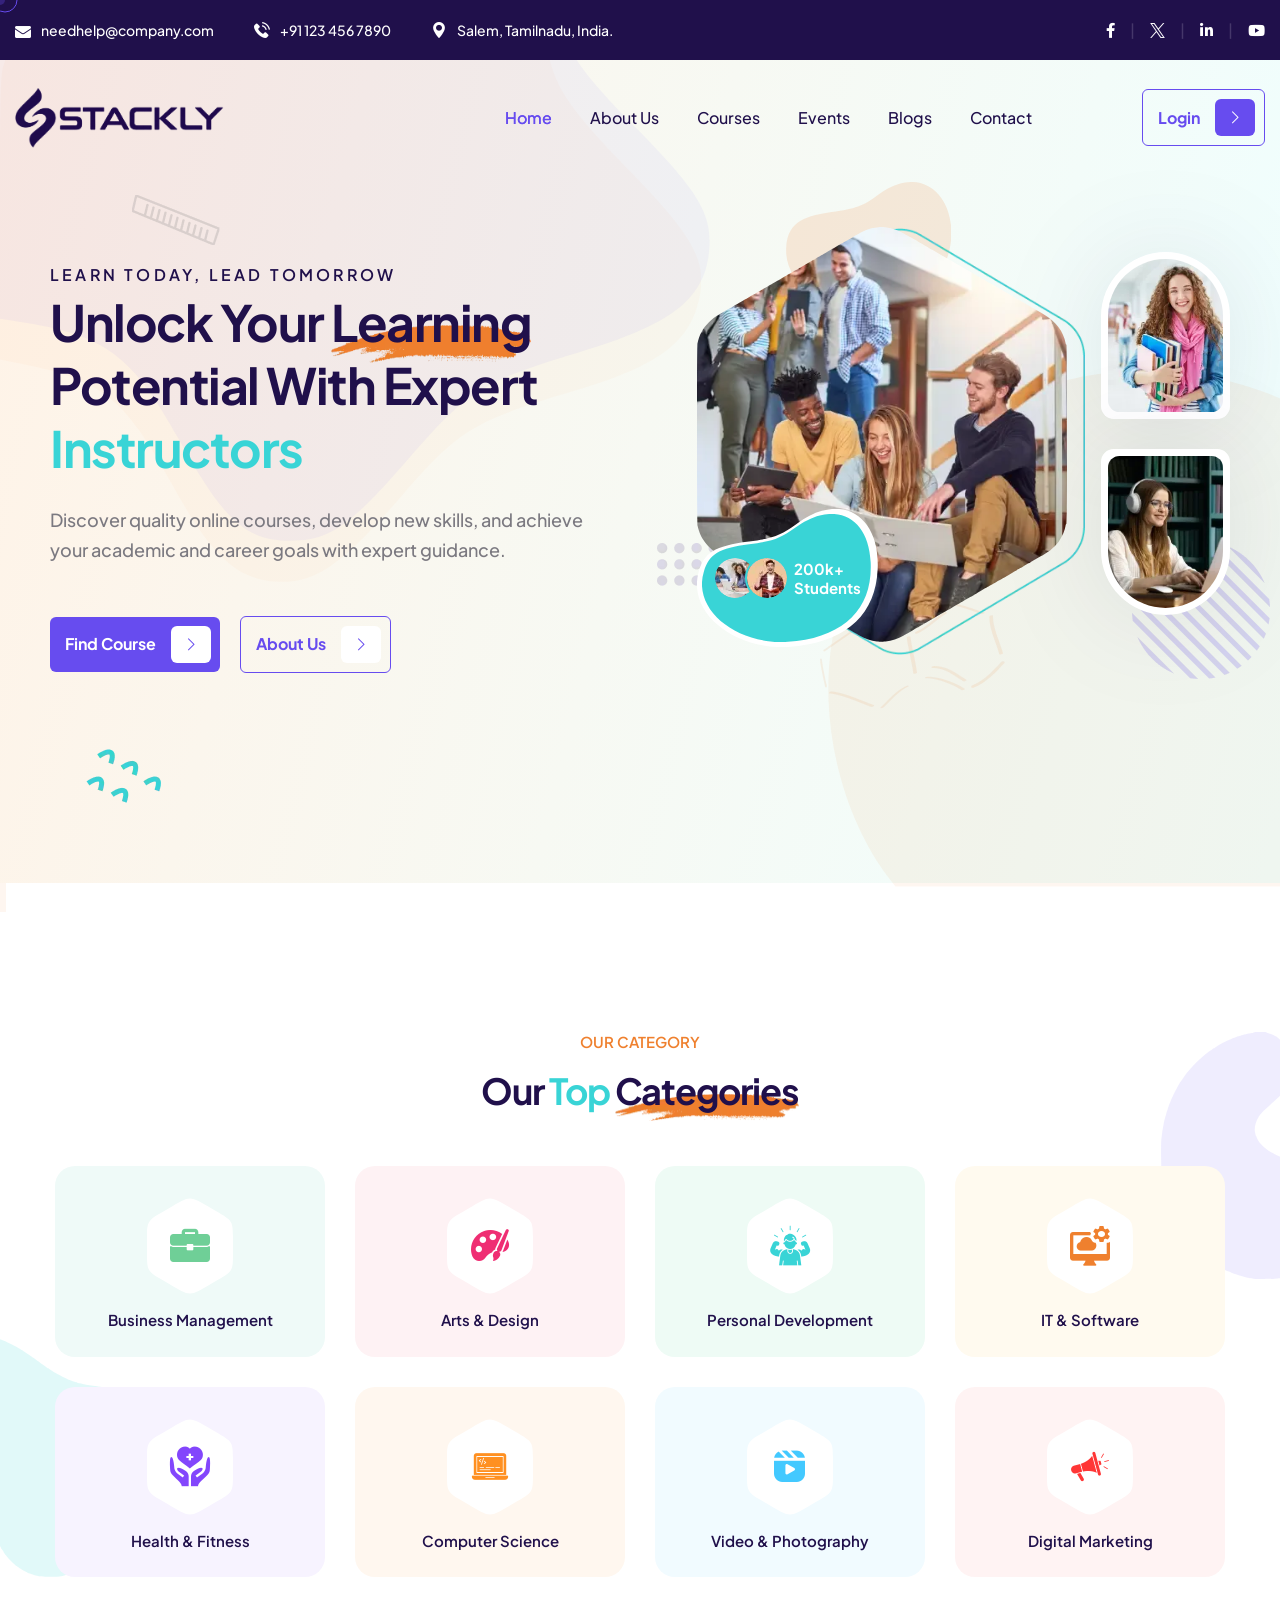
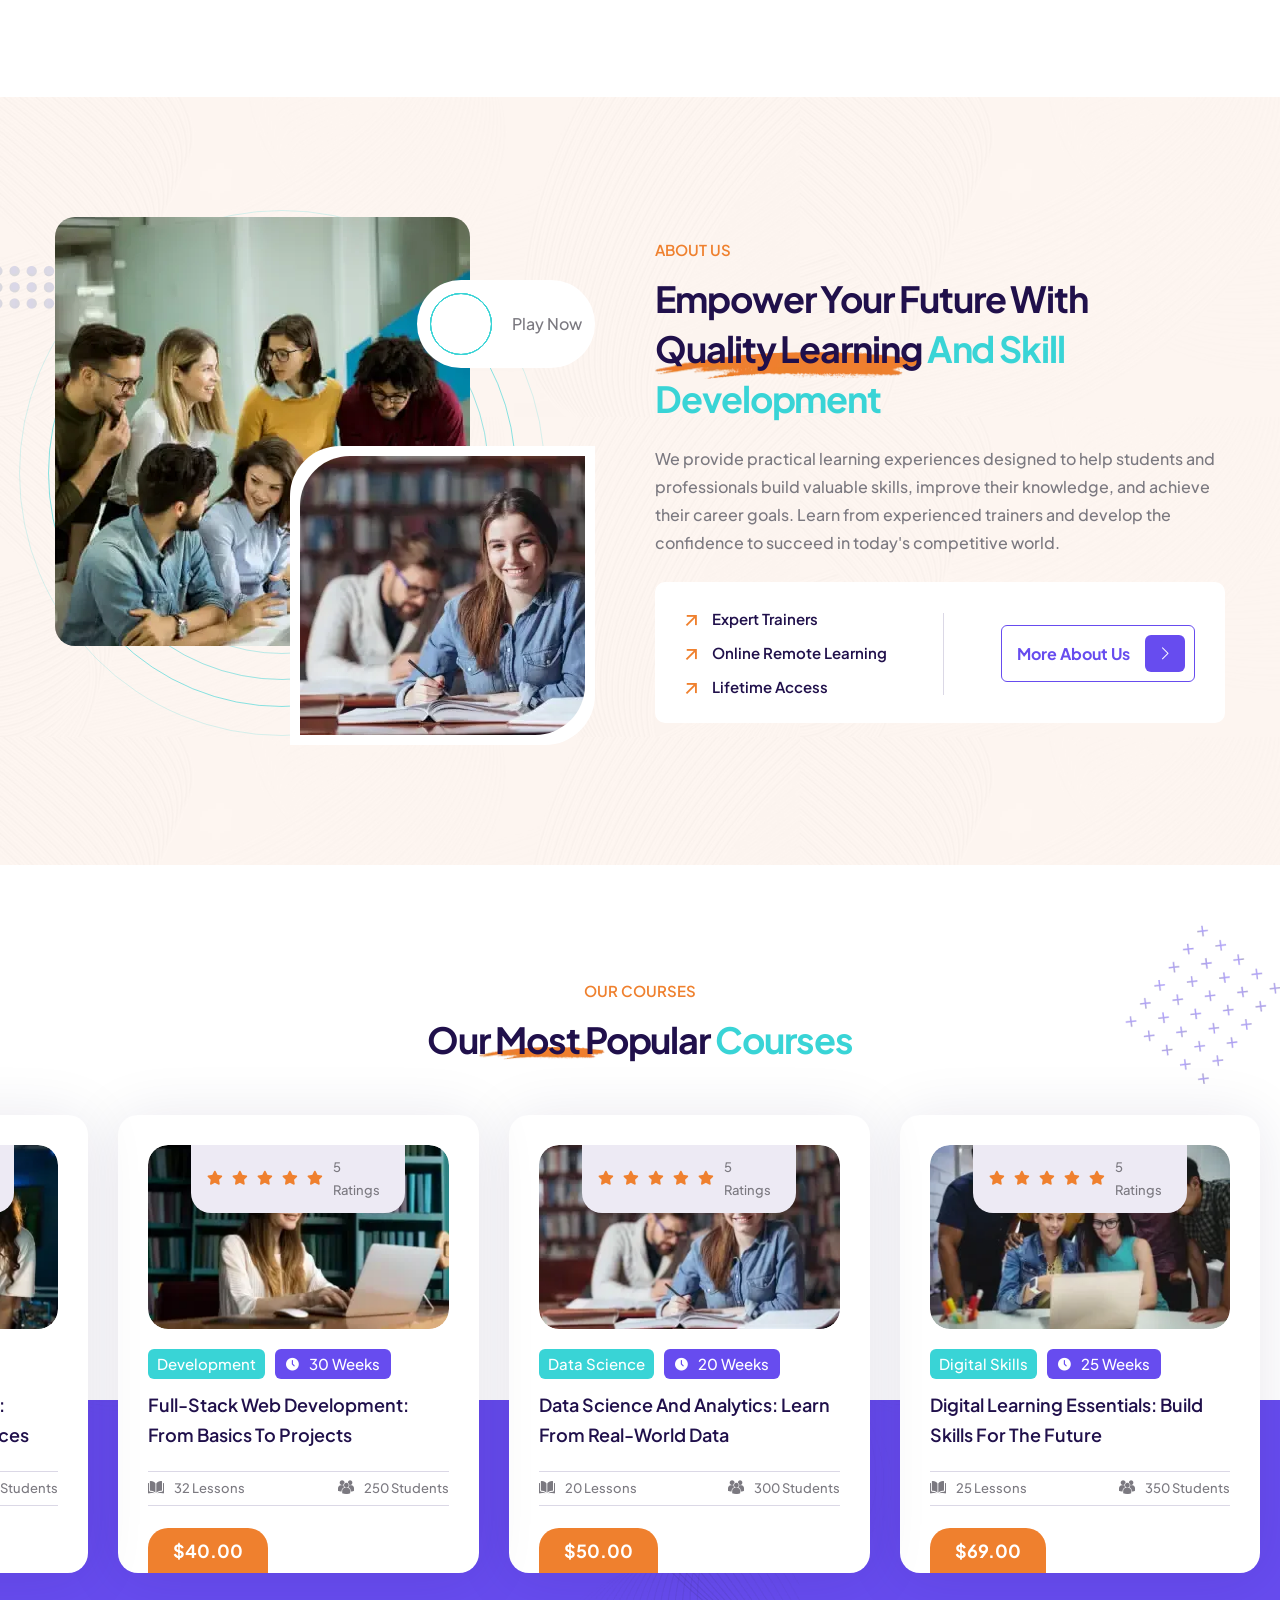
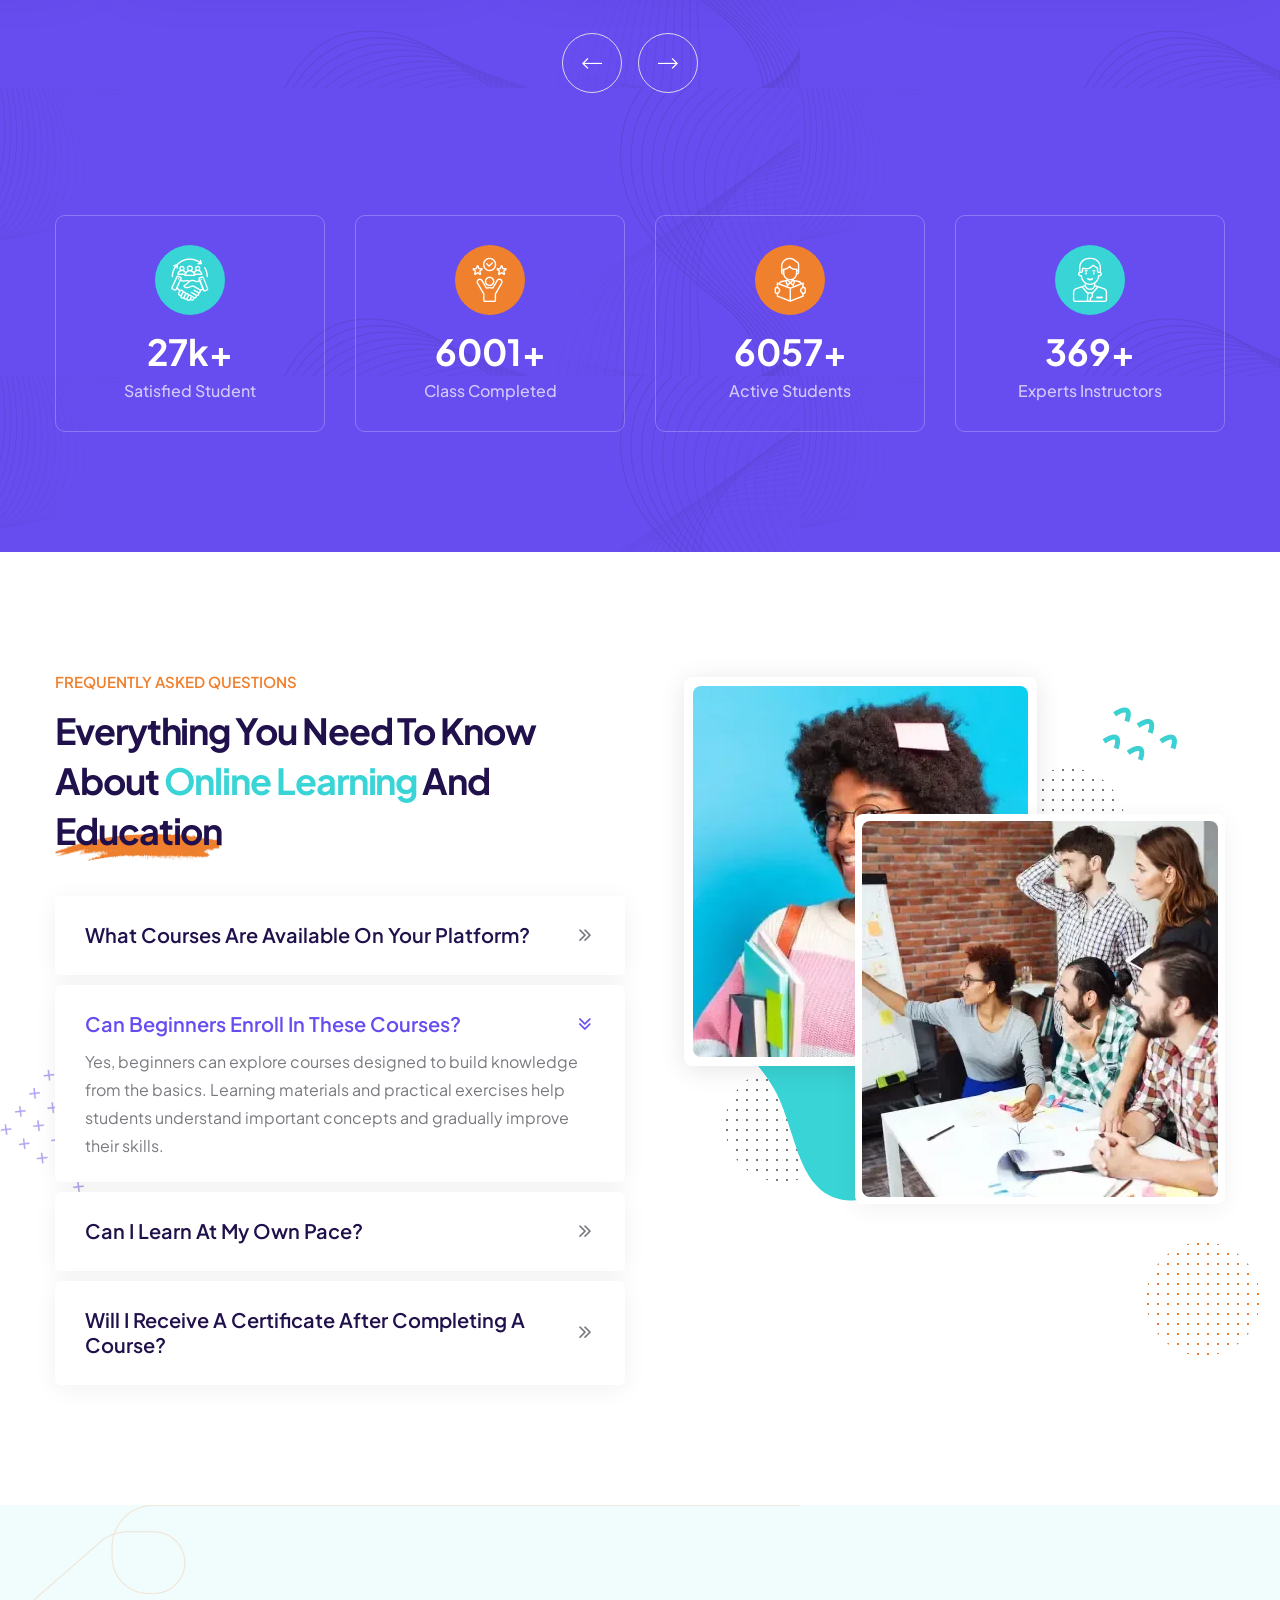
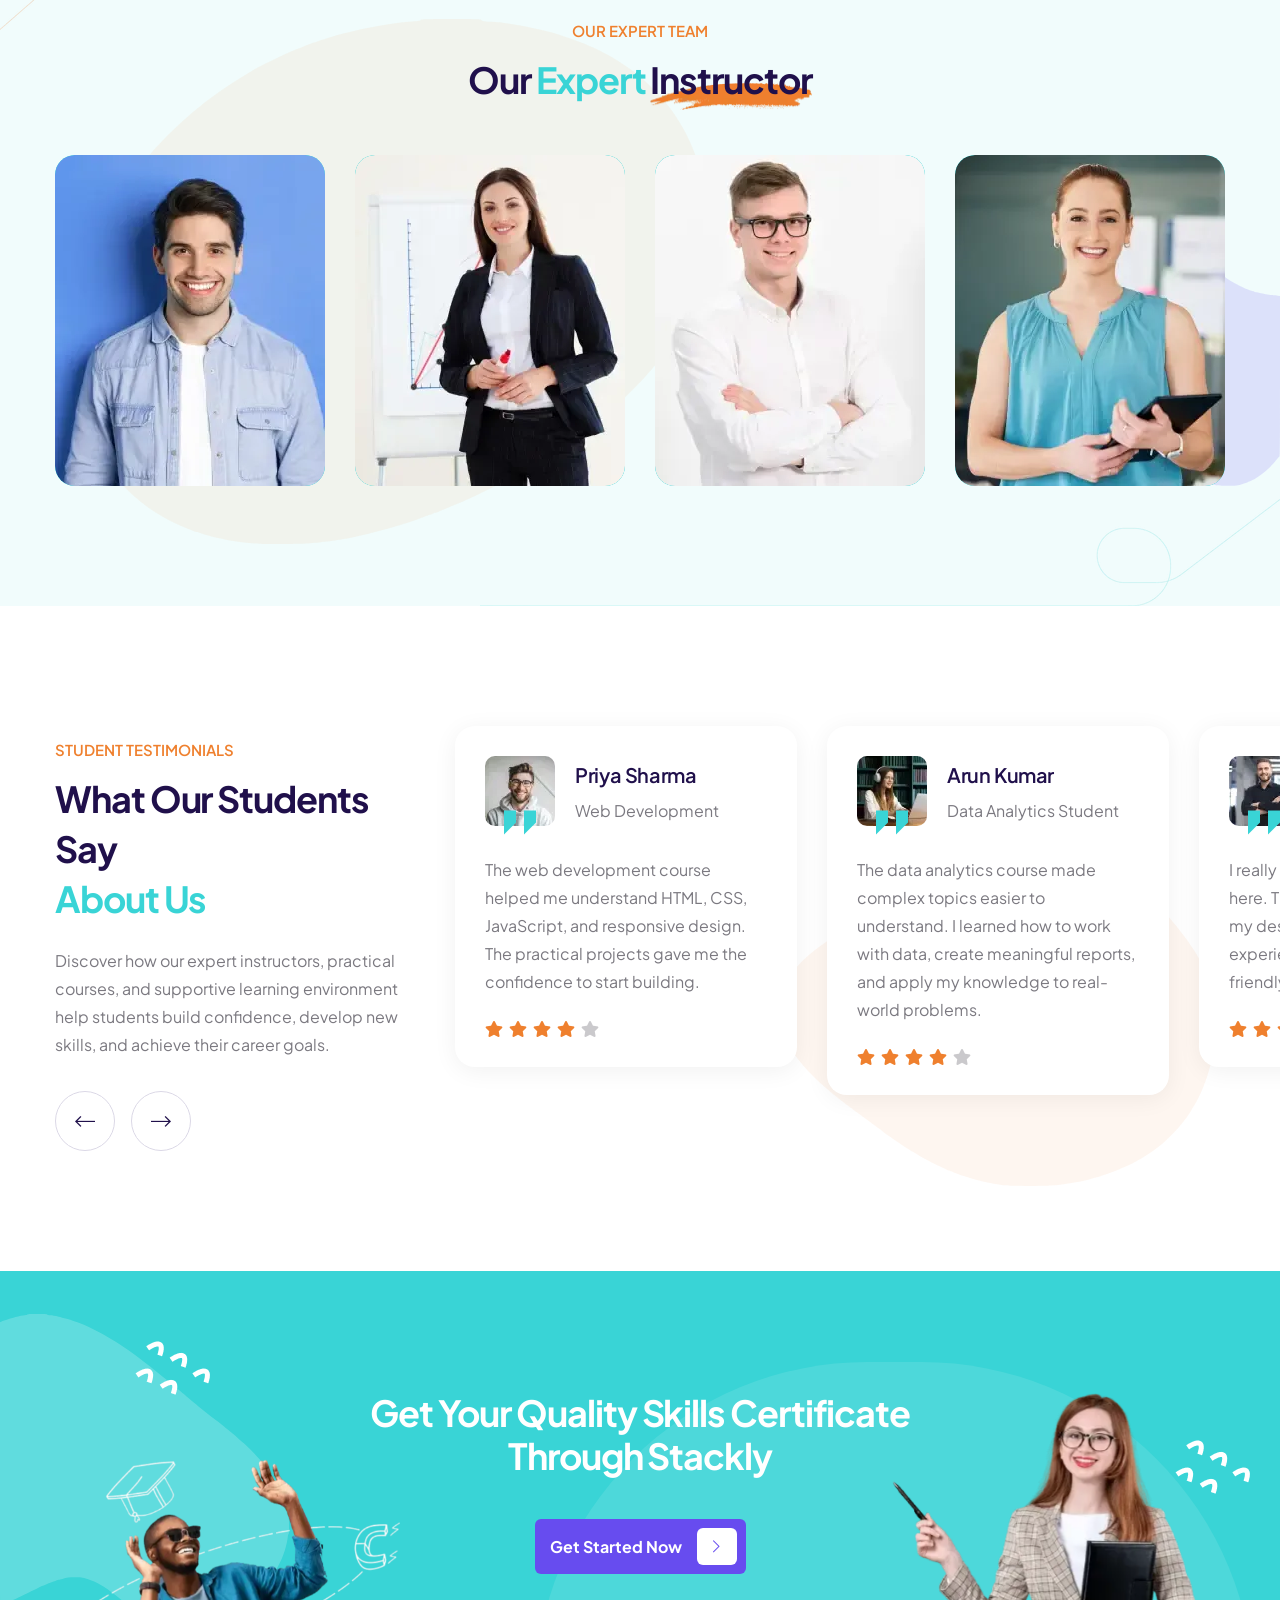
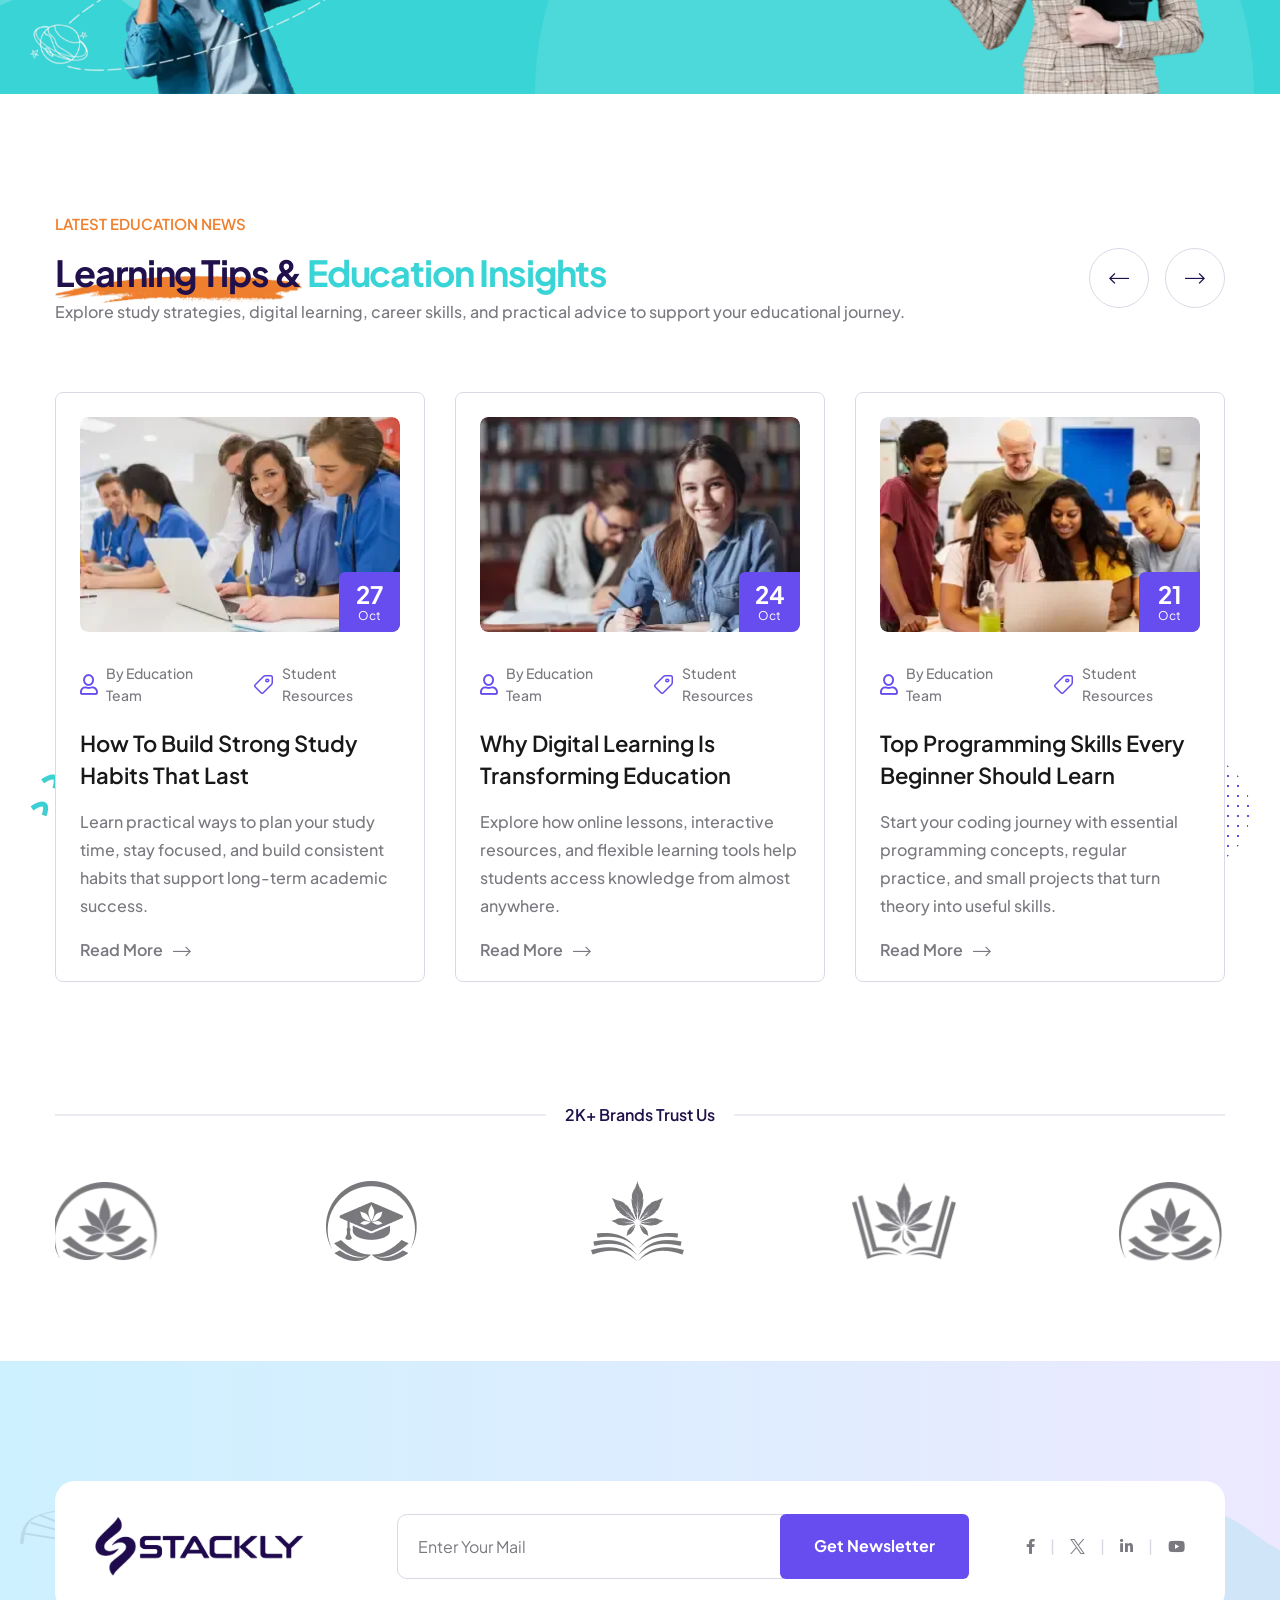
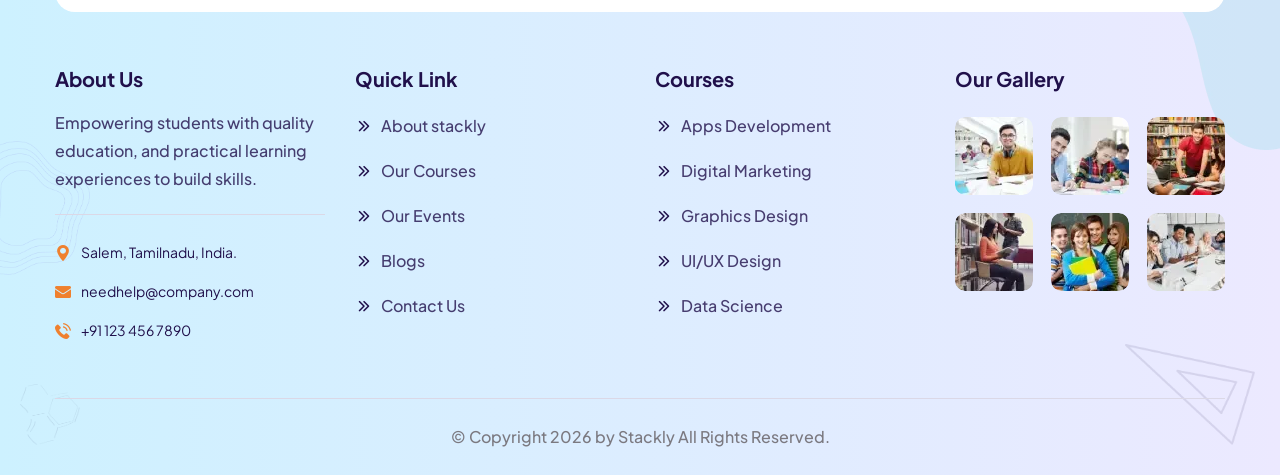
<file: index.html>
<!DOCTYPE html>
<html lang="en">

<head>
    <meta charset="UTF-8" />
    <meta name="viewport" content="width=device-width, initial-scale=1.0" />
    <title>Stackly || Education</title>

    <!-- fonts -->
    <link rel="preconnect" href="https://fonts.googleapis.com">
    <link rel="preconnect" href="https://fonts.gstatic.com" crossorigin>
    <link href="https://fonts.googleapis.com/css2?family=Alex+Brush&family=Cormorant:ital,wght@0,400;0,500;0,600;0,700;1,400;1,500;1,600;1,700&family=Plus+Jakarta+Sans:ital,wght@0,300;0,400;0,500;0,600;0,700;0,800;1,300;1,400;1,500;1,600;1,700;1,800&display=swap" rel="stylesheet">

    <link rel="stylesheet" href="assets/vendors/bootstrap/css/bootstrap.min.css" />
    <link rel="stylesheet" href="assets/vendors/bootstrap-select/bootstrap-select.min.css" />
    <link rel="stylesheet" href="assets/vendors/animate/animate.min.css" />
    <link rel="stylesheet" href="assets/vendors/fontawesome/css/all.min.css" />
    <link rel="stylesheet" href="assets/vendors/jquery-ui/jquery-ui.css" />
    <link rel="stylesheet" href="assets/vendors/jarallax/jarallax.css" />
    <link rel="stylesheet" href="assets/vendors/nouislider/nouislider.min.css" />
    <link rel="stylesheet" href="assets/vendors/nouislider/nouislider.pips.css" />
    <link rel="stylesheet" href="assets/vendors/tiny-slider/tiny-slider.css" />
    <link rel="stylesheet" href="assets/vendors/stackly-icons/style.css" />
    <link rel="stylesheet" href="assets/vendors/owl-carousel/css/owl.carousel.min.css" />
    <link rel="stylesheet" href="assets/vendors/owl-carousel/css/owl.theme.default.min.css" />

    <!-- template styles -->
    <link rel="stylesheet" href="assets/css/style.css" />
</head>

<body class="custom-cursor">

    <div class="custom-cursor__cursor"></div>
    <div class="custom-cursor__cursor-two"></div>

    <!-- Preloader Start -->
<div class="preloader">
    <div class="preloader__icon">
        <i class="fas fa-graduation-cap"></i>
    </div>
</div>
    <!-- /.preloader -->
    <div class="page-wrapper">
        <div class="home-main-header">
            <div class="topbar">
                <div class="container-fluid">
                    <div class="topbar__inner">
                        <ul class="list-unstyled topbar__info">
                            <li>
                                <span class="topbar__info__icon topbar__info__icon--email">
                                    <i class="icon-email"></i>
                                </span>
                                <a>needhelp@company.com</a>
                            </li>
                            <li>
                                <span class="topbar__info__icon">
                                    <i class="icon-telephone"></i>
                                </span>
                                <a>+91 123 456 7890</a>
                            </li>
                            <li>
                                <span class="topbar__info__icon">
                                    <i class="icon-location"></i>
                                </span>
                                <a>Salem, Tamilnadu, India.</a>
                            </li>
                        </ul><!-- /.list-unstyled topbar__info -->
                        <div class="topbar__social social-links">
                            <a href="404.html">
                                <i class="fab fa-facebook-f" aria-hidden="true"></i>
                                <span class="sr-only">Facebook</span>
                            </a>
                            <a href="404.html">
                                <i class="icon-twitter" aria-hidden="true"></i>
                                <span class="sr-only">Twitter</span>
                            </a>
                            <a href="404.html">
                                <i class="fab fa-linkedin-in" aria-hidden="true"></i>
                                <span class="sr-only">Linkedin</span>
                            </a>
                            <a href="404.html">
                                <i class="fab fa-youtube" aria-hidden="true"></i>
                                <span class="sr-only">Youtube</span>
                            </a>
                        </div><!-- /.topbar__social social-links -->
                    </div><!-- /.topbar__inner -->
                </div><!-- /.container-fluid -->
            </div><!-- /.topbar -->

            <header class="main-header sticky-header sticky-header--normal">
                <div class="container-fluid">
                    <div class="main-header__inner">
                        <div class="main-header__logo logo-retina">
                            <a href="index.html">
                                <img src="assets/images/logo.webp" alt="stackly HTML" width="209">
                            </a>
                        </div><!-- /.main-header__logo -->
                        <div class="main-header__right">
                            <nav class="main-header__nav main-menu">
                                <ul class="main-menu__list">
                                    <li>
                                        <a href="index.html">Home</a>
                                    </li>

                                    <li>
                                        <a href="about.html">About Us</a>
                                    </li>

                                    <li>
                                        <a href="courses.html">Courses</a>
                                    </li>

                                    <li>
                                        <a href="events.html">Events</a>
                                    </li>

                                     <li>
                                        <a href="blog.html">Blogs</a>
                                    </li>
                                    <li>
                                        <a href="contact.html">Contact</a>
                                    </li>
                                </ul>
                            </nav><!-- /.main-header__nav -->
                            <div class="mobile-nav__btn mobile-nav__toggler">
                                <span></span>
                                <span></span>
                                <span></span>
                            </div><!-- /.mobile-nav__toggler -->
                            <a href="login.html" class="main-header__btn stackly-btn stackly-btn--border">
                                <span>Login</span>
                                <span class="stackly-btn__icon">
                                    <span class="stackly-btn__icon__inner"><i class="icon-right-arrow"></i></span>
                                </span>
                            </a><!-- /.main-header__btn stackly-btn -->
                        </div><!-- /.main-header__right -->
                    </div><!-- /.main-header__inner -->
                </div><!-- /.container-fluid -->
            </header><!-- /.main-header -->
        </div><!-- /.home-main-header -->

        <section class="main-slider-one" id="home">
            <div class="main-slider-one__carousel stackly-owl__carousel stackly-owl__carousel--basic-nav owl-carousel owl-theme" data-owl-options='{
        "items": 1,
        "margin": 0,
        "animateIn": "fadeIn",
        "animateOut": "fadeOut",
        "loop": true,
        "smartSpeed": 1000,
        "nav": false,
        "dots": false,
        "autoplay": true,
        "navText": ["<span class=\"icon-arrow-left\"></span>","<span class=\"icon-arrow-right\"></span>"]
    }'>
                <div class="main-slider-one__item">
                    <div class="container">
                        <div class="row gutter-y-60 align-items-center">
                            <div class="main-slider-one__col-content">
                                <div class="main-slider-one__content">
                                    <img src="assets/images/shapes/main-slider-shape-1-1.webp" alt="shape" class="main-slider-one__content__shape slider-image">
                             <p class="main-slider-one__sub-title">Learn Today, Lead Tomorrow</p>

<h2 class="main-slider-one__title">
    Unlock Your <span class="main-slider-one__title__shape">Learning</span> <br>
    Potential With Expert <span class="main-slider-one__title__text">Instructors</span>
</h2>

<div class="main-slider-one__description">
    <p class="main-slider-one__text">
        Discover quality online courses, develop new skills, and achieve your academic and career goals with expert guidance.
    </p>
</div>
                                    <div class="main-slider-one__button">
                                        <a href="404.html" class="main-slider-one__btn-1 stackly-btn">
                                            <span>find course</span>
                                            <span class="stackly-btn__icon">
                                                <span class="stackly-btn__icon__inner"><i class="icon-right-arrow"></i></span>
                                            </span>
                                        </a><!-- /.stackly-btn -->
                                        <a href="404.html" class="main-slider-one__btn-2 stackly-btn stackly-btn--border">
                                            <span>About us</span>
                                            <span class="stackly-btn__icon">
                                                <span class="stackly-btn__icon__inner"><i class="icon-right-arrow"></i></span>
                                            </span>
                                        </a><!-- /.stackly-btn -->
                                    </div><!-- /.button -->
                                </div><!-- /.main-slider-one__content -->
                            </div><!-- /.main-slider-one__col-content -->
                            <div class="main-slider-one__col-image">
                                <div class="main-slider-one__image">
                                    <div class="main-slider-one__image__left">
                                        <div class="main-slider-one__image__one">
                                            <div class="main-slider-one__image__one__inner">
                                                <img src="assets/images/main-slider/main-slider-1-1.webp" alt="slider image" class="slider-image">
                                            </div><!-- /.main-slider-one__image__one__inner -->
                                            <div class="total-student">
                                                <div class="total-student__inner">
                                                    <div class="total-student__image">
                                                        <img src="assets/images/main-slider/main-slider-student-1-1.webp" alt="student" class="slider-image">
                                                        <img src="assets/images/main-slider/main-slider-student-1-2.webp" alt="student" class="slider-image">
                                                    </div><!-- /.total-student__image -->
                                                    <h4 class="total-student__text count-box">
                                                        <span class="count-text" data-stop="200" data-speed="1500">0</span><span>k+ <br> Students</span>
                                                    </h4><!-- /.total-student__text -->
                                                </div><!-- /.total-student__inner -->
                                            </div><!-- /.total-student -->
                                        </div><!-- /.main-slider-one__image__one -->
                                    </div><!-- /.main-slider-one__image__left -->
                                    <div class="main-slider-one__image__right">
                                        <div class="main-slider-one__image__two">
                                            <img src="assets/images/main-slider/main-slider-1-2.webp" alt="slider image" class="slider-image">
                                        </div><!-- /.main-slider-one__image__two -->
                                        <div class="main-slider-one__image__three">
                                            <img src="assets/images/main-slider/main-slider-1-3.webp" alt="slider image" class="slider-image">
                                        </div><!-- /.main-slider-one__image__three -->
                                    </div><!-- /.main-slider-one__image__right -->
                                    <img src="assets/images/shapes/main-slider-shape-1-3.webp" alt="shape" class="main-slider-one__image__shape-one slider-image">
                                    <img src="assets/images/shapes/main-slider-shape-1-4.webp" alt="shape" class="main-slider-one__image__shape-two slider-image">
                                    <img src="assets/images/shapes/main-slider-shape-1-5.webp" alt="shape" class="main-slider-one__image__shape-three slider-image">
                                    <div class="main-slider-one__image__shape-four"></div><!-- /.main-slider-one__image__shape -->
                                </div><!-- /.main-slider-one__image -->
                            </div><!-- /.main-slider-one__col-image -->
                        </div><!-- /.row gutter-y-60 -->
                    </div><!-- /.container -->
                    <div class="main-slider-one__shape-one"></div><!-- /.main-slider-one__shape-one -->
                    <div class="main-slider-one__shape-two"></div><!-- /.main-slider-one__shape-two -->
                    <div class="main-slider-one__shape-three"></div><!-- /.main-slider-one__shape-three -->
                    <img src="assets/images/shapes/main-slider-shape-1-2.webp" alt="shape" class="main-slider-one__shape-four slider-image">
                </div><!-- /.main-slider-one__item -->
                <div class="main-slider-one__item">
                    <div class="container">
                        <div class="row gutter-y-60 align-items-center">
                            <div class="main-slider-one__col-content">
                                <div class="main-slider-one__content">
                                    <img src="assets/images/shapes/main-slider-shape-1-1.webp" alt="shape" class="main-slider-one__content__shape slider-image">
                                   <p class="main-slider-one__sub-title">Your Future Starts Here</p><!-- /.sub-title -->

<h2 class="main-slider-one__title">
    Explore New <span class="main-slider-one__title__shape">Opportunities</span> <br>
    Build Your <span class="main-slider-one__title__text">Future</span>
</h2><!-- /.title -->

<div class="main-slider-one__description">
    <p class="main-slider-one__text">
        Discover engaging courses, learn from experienced instructors, and gain the skills you need to succeed in your academic and professional journey.
    </p><!-- /.text -->
</div><!-- /.description -->
                                    <div class="main-slider-one__button">
                                        <a href="404.html" class="main-slider-one__btn-1 stackly-btn">
                                            <span>find course</span>
                                            <span class="stackly-btn__icon">
                                                <span class="stackly-btn__icon__inner"><i class="icon-right-arrow"></i></span>
                                            </span>
                                        </a><!-- /.stackly-btn -->
                                        <a href="404.html" class="main-slider-one__btn-2 stackly-btn stackly-btn--border">
                                            <span>About us</span>
                                            <span class="stackly-btn__icon">
                                                <span class="stackly-btn__icon__inner"><i class="icon-right-arrow"></i></span>
                                            </span>
                                        </a><!-- /.stackly-btn -->
                                    </div><!-- /.button -->
                                </div><!-- /.main-slider-one__content -->
                            </div><!-- /.main-slider-one__col-content -->
                            <div class="main-slider-one__col-image">
                                <div class="main-slider-one__image">
                                    <div class="main-slider-one__image__left">
                                        <div class="main-slider-one__image__one">
                                            <div class="main-slider-one__image__one__inner">
                                                <img src="assets/images/main-slider/main-slider-1-4.webp" alt="slider image" class="slider-image">
                                            </div><!-- /.main-slider-one__image__one__inner -->
                                            <div class="total-student">
                                                <div class="total-student__inner">
                                                    <div class="total-student__image">
                                                        <img src="assets/images/main-slider/main-slider-student-1-1.webp" alt="student" class="slider-image">
                                                        <img src="assets/images/main-slider/main-slider-student-1-2.webp" alt="student" class="slider-image">
                                                    </div><!-- /.total-student__image -->
                                                    <h4 class="total-student__text count-box">
                                                        <span class="count-text" data-stop="200" data-speed="1500">0</span><span>k+ <br> Students</span>
                                                    </h4><!-- /.total-student__text -->
                                                </div><!-- /.total-student__inner -->
                                            </div><!-- /.total-student -->
                                        </div><!-- /.main-slider-one__image__one -->
                                    </div><!-- /.main-slider-one__image__left -->
                                    <div class="main-slider-one__image__right">
                                        <div class="main-slider-one__image__two">
                                            <img src="assets/images/main-slider/main-slider-1-5.webp" alt="slider image" class="slider-image">
                                        </div><!-- /.main-slider-one__image__two -->
                                        <div class="main-slider-one__image__three">
                                            <img src="assets/images/main-slider/main-slider-1-6.webp" alt="slider image" class="slider-image">
                                        </div><!-- /.main-slider-one__image__three -->
                                    </div><!-- /.main-slider-one__image__right -->
                                    <img src="assets/images/shapes/main-slider-shape-1-3.webp" alt="shape" class="main-slider-one__image__shape-one slider-image">
                                    <img src="assets/images/shapes/main-slider-shape-1-4.webp" alt="shape" class="main-slider-one__image__shape-two slider-image">
                                    <img src="assets/images/shapes/main-slider-shape-1-5.webp" alt="shape" class="main-slider-one__image__shape-three slider-image">
                                    <div class="main-slider-one__image__shape-four"></div><!-- /.main-slider-one__image__shape -->
                                </div><!-- /.main-slider-one__image -->
                            </div><!-- /.main-slider-one__col-image -->
                        </div><!-- /.row gutter-y-60 -->
                    </div><!-- /.container -->
                    <div class="main-slider-one__shape-one"></div><!-- /.main-slider-one__shape-one -->
                    <div class="main-slider-one__shape-two"></div><!-- /.main-slider-one__shape-two -->
                    <div class="main-slider-one__shape-three"></div><!-- /.main-slider-one__shape-three -->
                    <img src="assets/images/shapes/main-slider-shape-1-2.webp" alt="shape" class="main-slider-one__shape-four slider-image">
                </div><!-- /.main-slider-one__item -->
            </div><!-- /.main-slider-one__carousel -->
        </section><!-- /.main-slider-one -->

        <section class="course-category section-space">
            <div class="container">
                <div class="sec-title sec-title--center wow fadeInUp" data-wow-duration="1500ms" data-wow-delay="00ms">
                    <h6 class="sec-title__tagline">our category</h6><!-- /.sec-title__tagline -->
                    <h3 class="sec-title__title">our <span class="sec-title__title__text">Top</span> <span class="sec-title__title__shape">Categories</span></h3><!-- /.sec-title__title -->
                </div><!-- /.sec-title -->
                <div class="row gutter-y-30">
                    <div class="col-xl-3 col-lg-4 col-sm-6 wow fadeInUp" data-wow-duration="1500ms" data-wow-delay="00ms">
                        <div class="course-category__card course-category__card--1">
                            <div class="course-category__card__inner">
                                <div class="course-category__card__bg" style="background-image: url(assets/images/course-category/course-category-card-bg-1-1.webp);"></div>
                            </div><!-- /.course-category__card__inner -->
                            <div class="course-category__card__content">
                                <div class="course-category__card__icon-box">
                                    <span class="course-category__card__icon">
                                        <i class="icon-briefcase"></i>
                                    </span>
                                </div><!-- /.course-category__card__icon-box -->
                                <h4 class="course-category__card__title">Business Management</h4><!-- /.course-category__card__title -->
                            </div><!-- /.course-category__card__content -->
                        </div><!-- /.course-category__card -->
                    </div><!-- /.col-xl-3 col-lg-4 col-sm-6 -->
                    <div class="col-xl-3 col-lg-4 col-sm-6 wow fadeInUp" data-wow-duration="1500ms" data-wow-delay="100ms">
                        <div class="course-category__card course-category__card--2">
                            <div class="course-category__card__inner">
                                <div class="course-category__card__bg" style="background-image: url(assets/images/course-category/course-category-card-bg-1-2.webp);"></div>
                            </div><!-- /.course-category__card__inner -->
                            <div class="course-category__card__content">
                                <div class="course-category__card__icon-box">
                                    <span class="course-category__card__icon">
                                        <i class="icon-art-studies"></i>
                                    </span>
                                </div><!-- /.course-category__card__icon-box -->
                                <h4 class="course-category__card__title">Arts & Design</h4><!-- /.course-category__card__title -->
                            </div><!-- /.course-category__card__content -->
                        </div><!-- /.course-category__card -->
                    </div><!-- /.col-xl-3 col-lg-4 col-sm-6 -->
                    <div class="col-xl-3 col-lg-4 col-sm-6 wow fadeInUp" data-wow-duration="1500ms" data-wow-delay="200ms">
                        <div class="course-category__card course-category__card--3">
                            <div class="course-category__card__inner">
                                <div class="course-category__card__bg" style="background-image: url(assets/images/course-category/course-category-card-bg-1-3.webp);"></div>
                            </div><!-- /.course-category__card__inner -->
                            <div class="course-category__card__content">
                                <div class="course-category__card__icon-box">
                                    <span class="course-category__card__icon">
                                        <i class="icon-self-confidence"></i>
                                    </span>
                                </div><!-- /.course-category__card__icon-box -->
                                <h4 class="course-category__card__title">Personal Development</h4><!-- /.course-category__card__title -->
                            </div><!-- /.course-category__card__content -->
                        </div><!-- /.course-category__card -->
                    </div><!-- /.col-xl-3 col-lg-4 col-sm-6 -->
                    <div class="col-xl-3 col-lg-4 col-sm-6 wow fadeInUp" data-wow-duration="1500ms" data-wow-delay="300ms">
                        <div class="course-category__card course-category__card--4">
                            <div class="course-category__card__inner">
                                <div class="course-category__card__bg" style="background-image: url(assets/images/course-category/course-category-card-bg-1-4.webp);"></div>
                            </div><!-- /.course-category__card__inner -->
                            <div class="course-category__card__content">
                                <div class="course-category__card__icon-box">
                                    <span class="course-category__card__icon">
                                        <i class="icon-setting"></i>
                                    </span>
                                </div><!-- /.course-category__card__icon-box -->
                                <h4 class="course-category__card__title">IT & Software</h4><!-- /.course-category__card__title -->
                            </div><!-- /.course-category__card__content -->
                        </div><!-- /.course-category__card -->
                    </div><!-- /.col-xl-3 col-lg-4 col-sm-6 -->
                    <div class="col-xl-3 col-lg-4 col-sm-6 wow fadeInUp" data-wow-duration="1500ms" data-wow-delay="00ms">
                        <div class="course-category__card course-category__card--5">
                            <div class="course-category__card__inner">
                                <div class="course-category__card__bg" style="background-image: url(assets/images/course-category/course-category-card-bg-1-5.webp);"></div>
                            </div><!-- /.course-category__card__inner -->
                            <div class="course-category__card__content">
                                <div class="course-category__card__icon-box">
                                    <span class="course-category__card__icon">
                                        <i class="icon-healthcare"></i>
                                    </span>
                                </div><!-- /.course-category__card__icon-box -->
                                <h4 class="course-category__card__title">Health & Fitness</h4><!-- /.course-category__card__title -->
                            </div><!-- /.course-category__card__content -->
                        </div><!-- /.course-category__card -->
                    </div><!-- /.col-xl-3 col-lg-4 col-sm-6 -->
                    <div class="col-xl-3 col-lg-4 col-sm-6 wow fadeInUp" data-wow-duration="1500ms" data-wow-delay="100ms">
                        <div class="course-category__card course-category__card--6">
                            <div class="course-category__card__inner">
                                <div class="course-category__card__bg" style="background-image: url(assets/images/course-category/course-category-card-bg-1-6.webp);"></div>
                            </div><!-- /.course-category__card__inner -->
                            <div class="course-category__card__content">
                                <div class="course-category__card__icon-box">
                                    <span class="course-category__card__icon">
                                        <i class="icon-coding-1"></i>
                                    </span>
                                </div><!-- /.course-category__card__icon-box -->
                                <h4 class="course-category__card__title">Computer Science</h4><!-- /.course-category__card__title -->
                            </div><!-- /.course-category__card__content -->
                        </div><!-- /.course-category__card -->
                    </div><!-- /.col-xl-3 col-lg-4 col-sm-6 -->
                    <div class="col-xl-3 col-lg-4 col-sm-6 wow fadeInUp" data-wow-duration="1500ms" data-wow-delay="200ms">
                        <div class="course-category__card course-category__card--7">
                            <div class="course-category__card__inner">
                                <div class="course-category__card__bg" style="background-image: url(assets/images/course-category/course-category-card-bg-1-7.webp);"></div>
                            </div><!-- /.course-category__card__inner -->
                            <div class="course-category__card__content">
                                <div class="course-category__card__icon-box">
                                    <span class="course-category__card__icon">
                                        <i class="icon-clapperboard"></i>
                                    </span>
                                </div><!-- /.course-category__card__icon-box -->
                                <h4 class="course-category__card__title">Video & Photography</h4><!-- /.course-category__card__title -->
                            </div><!-- /.course-category__card__content -->
                        </div><!-- /.course-category__card -->
                    </div><!-- /.col-xl-3 col-lg-4 col-sm-6 -->
                    <div class="col-xl-3 col-lg-4 col-sm-6 wow fadeInUp" data-wow-duration="1500ms" data-wow-delay="300ms">
                        <div class="course-category__card course-category__card--8">
                            <div class="course-category__card__inner">
                                <div class="course-category__card__bg" style="background-image: url(assets/images/course-category/course-category-card-bg-1-8.webp);"></div>
                            </div><!-- /.course-category__card__inner -->
                            <div class="course-category__card__content">
                                <div class="course-category__card__icon-box">
                                    <span class="course-category__card__icon">
                                        <i class="icon-megaphone"></i>
                                    </span>
                                </div><!-- /.course-category__card__icon-box -->
                                <h4 class="course-category__card__title">digital Marketing</h4><!-- /.course-category__card__title -->
                            </div><!-- /.course-category__card__content -->
                        </div><!-- /.course-category__card -->
                    </div><!-- /.col-xl-3 col-lg-4 col-sm-6 -->
                </div><!-- /.row gutter-y-30 -->
            </div><!-- /.container -->
            <div class="course-category__shape-one"></div><!-- /.course-category__shape-one -->
            <div class="course-category__shape-two"></div><!-- /.course-category__shape-two -->
        </section><!-- /.course-category section-space -->

        <section class="about-one section-space" id="about">
            <div class="about-one__bg" style="background-image: url(assets/images/shapes/about-bg-1-1.webp);"></div><!-- /.about-one__bg -->
            <div class="container">
                <div class="row gutter-y-50 align-items-center">
                    <div class="col-lg-6 wow fadeInLeft" data-wow-duration="1500ms">
                        <div class="about-one__image">
                            <div class="about-one__image__one">
                                <img src="assets/images/about/about-1-1.webp" alt="about">
                                <div class="about-one__video">
                                    <a href="404.html" class="about-one__video__btn video-btn">
                                        <i class="icon-play"></i>
                                        <span></span>
                                        <span></span>
                                        <span></span>
                                        <span></span>
                                    </a><!-- /.about-one__video-btn -->
                                    <p class="about-one__video__text">play now</p><!-- /.about-one__video__text -->
                                </div><!-- /.about-one__video -->
                            </div><!-- /.about-one__image__one -->
                            <div class="about-one__image__two">
                                <img src="assets/images/about/about-1-2.webp" alt="about">
                            </div><!-- /.about-one__image__two -->
                            <img src="assets/images/shapes/about-shape-1-1.webp" alt="about" class="about-one__image__shape">
                            <div class="about-one__image__circle">
                                <div class="about-one__image__circle__inner"></div>
                            </div><!-- /.about-one__image__circle -->
                        </div><!-- /.about-one__image -->
                    </div><!-- /.col-lg-6 -->
                    <div class="col-lg-6">
                        <div class="about-one__content">
                            <div class="sec-title wow fadeInUp" data-wow-duration="1500ms" data-wow-delay="00ms">
                                <h6 class="sec-title__tagline">About Us</h6><!-- /.sec-title__tagline -->
                                <h3 class="sec-title__title">Empower Your Future with <br> <span class="sec-title__title__shape">Quality Learning</span> <span class="sec-title__title__text">and Skill Development</span></h3><!-- /.sec-title__title -->
                            </div><!-- /.sec-title -->
                            <div class="about-one__description wow fadeInUp" data-wow-duration="1500ms">
                                <p class="about-one__text"> We provide practical learning experiences designed to help
                            students and professionals build valuable skills, improve
                            their knowledge, and achieve their career goals. Learn
                            from experienced trainers and develop the confidence to
                            succeed in today's competitive world.</p><!-- /.about-one__text -->
                            </div><!-- /.about-one__description -->
                            <div class="about-one__inner wow fadeInUp" data-wow-duration="1500ms">
                                <ul class="about-one__info list-unstyled">
                                    <li>
                                        <span class="about-one__info__icon"><i class="icon-right-up"></i></span>
                                        Expert Trainers
                                    </li>
                                    <li>
                                        <span class="about-one__info__icon"><i class="icon-right-up"></i></span>
                                        Online Remote Learning
                                    </li>
                                    <li>
                                        <span class="about-one__info__icon"><i class="icon-right-up"></i></span>
                                        Lifetime Access
                                    </li>
                                </ul><!-- /.about-one__info list-unstyled -->
                                <div class="about-one__button">
                                    <a href="404.html" class="about-one__btn stackly-btn stackly-btn--border">
                                        <span>more About us</span>
                                        <span class="stackly-btn__icon">
                                            <span class="stackly-btn__icon__inner"><i class="icon-right-arrow"></i></span>
                                        </span>
                                    </a><!-- /.stackly-btn -->
                                </div><!-- /.about-one__button -->
                            </div><!-- /.about-one__inner -->
                        </div><!-- /.about-one__content -->
                    </div><!-- /.col-lg-6 -->
                </div><!-- /.row gutter-y-50 -->
            </div><!-- /.container -->
        </section><!-- /.about-one section-space -->

        <section class="courses-one section-space-top2" id="courses">
            <div class="container">
                <div class="sec-title sec-title--center wow fadeInUp" data-wow-duration="1500ms" data-wow-delay="00ms">
                    <h6 class="sec-title__tagline">Our Courses</h6><!-- /.sec-title__tagline -->
                    <h3 class="sec-title__title"><span>Our</span> <span class="sec-title__title__shape">Most</span> <span>Popular</span> <span class="sec-title__title__text">Courses</span></h3><!-- /.sec-title__title -->
                </div><!-- /.sec-title -->
            </div><!-- /.container -->
            <div class="courses-one__container container">
                <div class="courses-one__carousel stackly-owl__carousel--with-shadow stackly-owl__carousel stackly-owl__carousel--basic-nav owl-carousel owl-theme" data-owl-options='{
			"items": 1,
			"margin": 10,
			"loop": true,
			"smartSpeed": 700,
            "rtl": true,
			"nav": true,
			"dots": false,
			"navText": ["<span class=\"icon-arrow-left\"></span>","<span class=\"icon-arrow-right\"></span>"],
			"autoplay": true,
			"responsive": {
				"0": {
					"items": 1,
					"margin": 10
				},
				"768": {
					"items": 2,
					"margin": 30
				},
				"992": {
					"items": 3,
					"margin": 30
				},
				"1200": {
					"items": 3.3,
					"margin": 30
				},
				"1400": {
					"items": 3.4,
					"margin": 30
				},
				"1536": {
					"items": 3.5,
					"margin": 30
				},
				"1600": {
					"items": 3.7,
					"margin": 30
				},
				"1800": {
					"items": 3.94,
					"margin": 30
				}
			}
		}'>
                    <div class="item">
                        <div class="course-card wow fadeInUp" data-wow-duration='1500ms' data-wow-delay='00ms'>
                            <div class="course-card__image">
                                <img src="assets/images/courses/course-1-1.webp" alt="Digital Learning Essentials: Build Skills for the Future">
                                <div class="course-card__ratings">
                                    <div class="stackly-ratings">
                                        <span class="stackly-ratings__icon">
                                            <i class="fa fa-star"></i>
                                        </span><!-- /.stackly-ratings__icon -->
                                        <span class="stackly-ratings__icon">
                                            <i class="fa fa-star"></i>
                                        </span><!-- /.stackly-ratings__icon -->
                                        <span class="stackly-ratings__icon">
                                            <i class="fa fa-star"></i>
                                        </span><!-- /.stackly-ratings__icon -->
                                        <span class="stackly-ratings__icon">
                                            <i class="fa fa-star"></i>
                                        </span><!-- /.stackly-ratings__icon -->
                                        <span class="stackly-ratings__icon">
                                            <i class="fa fa-star"></i>
                                        </span><!-- /.stackly-ratings__icon -->
                                    </div><!-- /.product-ratings -->
                                    <p class="course-card__ratings__text">5 Ratings</p><!-- /.course-card__ratings__text -->
                                </div><!-- /.course-card__ratings -->
                            </div><!-- /.course-card__image -->
                            <div class="course-card__content">
                                <div class="course-card__content__top">
                                    <div class="course-card__category">Digital Skills</div><!-- /.course-card__category -->
                                    <div class="course-card__duration">
                                        <span class="course-card__duration__icon">
                                            <i class="icon-clock"></i>
                                        </span><!-- /.course-card__duration__icon -->
                                        25 weeks
                                    </div><!-- /.course-card__duration -->
                                </div><!-- /.course-card__content__top -->
                                <h3 class="course-card__title"><a href="404.html">Digital Learning Essentials: Build Skills for the Future</a></h3><!-- /.course-card__title -->
                                <div class="course-card__info">
                                    <div class="course-card__lessons">
                                        <span class="course-card__lessons__icon">
                                            <i class="icon-open-book"></i>
                                        </span><!-- /.course-card__lessons__icon -->
                                        25 lessons
                                    </div><!-- /.course-card__lessons -->
                                    <div class="course-card__students">
                                        <span class="course-card__students__icon">
                                            <i class="icon-multiple-users-silhouette"></i>
                                        </span><!-- /.course-card__lessons__icon -->
                                        350 Students
                                    </div><!-- /.course-card__students -->
                                </div><!-- /.course-card__info -->
                                <h4 class="course-card__price">$<span>69.00</span></h4><!-- /.course-card__price -->
                            </div><!-- /.course-card__content -->
                            <div class="course-card__hover" style="background-image: url(assets/images/shapes/course-card-bg-1-1.webp);">
                                <div class="course-card__hover__content">
                                    <div class="course-card__content__top course-card__content__top--hover">
                                        <div class="course-card__category">Digital Skills</div><!-- /.course-card__category -->
                                        <div class="course-card__duration">
                                            <span class="course-card__duration__icon">
                                                <i class="icon-clock"></i>
                                            </span><!-- /.course-card__duration__icon -->
                                            25 weeks
                                        </div><!-- /.course-card__duration -->
                                    </div><!-- /.course-card__content__top -->
                                    <h3 class="course-card__title course-card__title--hover"><a href="404.html">Digital Learning Essentials: Build Skills for the Future</a></h3><!-- /.course-card__title -->
                                    <p class="course-card__text">Learn essential digital skills through practical lessons, guided activities, and projects designed for learners at every stage.</p><!-- /.course-card__text -->
                                    <div class="course-card__ratings course-card__ratings--hover">
                                        <div class="stackly-ratings">
                                            <span class="stackly-ratings__icon">
                                                <i class="fa fa-star"></i>
                                            </span><!-- /.stackly-ratings__icon -->
                                            <span class="stackly-ratings__icon">
                                                <i class="fa fa-star"></i>
                                            </span><!-- /.stackly-ratings__icon -->
                                            <span class="stackly-ratings__icon">
                                                <i class="fa fa-star"></i>
                                            </span><!-- /.stackly-ratings__icon -->
                                            <span class="stackly-ratings__icon">
                                                <i class="fa fa-star"></i>
                                            </span><!-- /.stackly-ratings__icon -->
                                            <span class="stackly-ratings__icon">
                                                <i class="fa fa-star"></i>
                                            </span><!-- /.stackly-ratings__icon -->
                                        </div><!-- /.product-ratings -->
                                        <p class="course-card__ratings__text">5 Ratings</p><!-- /.course-card__ratings__text -->
                                    </div><!-- /.course-card__ratings -->
                                    <a href="404.html" class="course-card__btn stackly-btn stackly-btn--border">
                                        <span>View Course</span>
                                        <span class="stackly-btn__icon">
                                            <span class="stackly-btn__icon__inner"><i class="icon-right-arrow"></i></span>
                                        </span>
                                    </a><!-- /.course-card__btn stackly-btn -->
                                    <div class="course-card__info course-card__info--hover">
                                        <div class="course-card__lessons">
                                            <span class="course-card__lessons__icon">
                                                <i class="icon-open-book"></i>
                                            </span><!-- /.course-card__lessons__icon -->
                                            25 lessons
                                        </div><!-- /.course-card__lessons -->
                                        <div class="course-card__students">
                                            <span class="course-card__students__icon">
                                                <i class="icon-multiple-users-silhouette"></i>
                                            </span><!-- /.course-card__lessons__icon -->
                                            350 Students
                                        </div><!-- /.course-card__students -->
                                    </div><!-- /.course-card__info -->
                                </div><!-- /.course-card__hover__content -->
                            </div><!-- /.course-card__hover -->
                        </div><!-- /.course-card -->
                    </div><!-- /.item -->
                    <div class="item">
                        <div class="course-card wow fadeInUp" data-wow-duration='1500ms' data-wow-delay='100ms'>
                            <div class="course-card__image">
                                <img src="assets/images/courses/course-1-2.webp" alt="Data Science and Analytics: Learn from Real-World Data">
                                <div class="course-card__ratings">
                                    <div class="stackly-ratings">
                                        <span class="stackly-ratings__icon">
                                            <i class="fa fa-star"></i>
                                        </span><!-- /.stackly-ratings__icon -->
                                        <span class="stackly-ratings__icon">
                                            <i class="fa fa-star"></i>
                                        </span><!-- /.stackly-ratings__icon -->
                                        <span class="stackly-ratings__icon">
                                            <i class="fa fa-star"></i>
                                        </span><!-- /.stackly-ratings__icon -->
                                        <span class="stackly-ratings__icon">
                                            <i class="fa fa-star"></i>
                                        </span><!-- /.stackly-ratings__icon -->
                                        <span class="stackly-ratings__icon">
                                            <i class="fa fa-star"></i>
                                        </span><!-- /.stackly-ratings__icon -->
                                    </div><!-- /.product-ratings -->
                                    <p class="course-card__ratings__text">5 Ratings</p><!-- /.course-card__ratings__text -->
                                </div><!-- /.course-card__ratings -->
                            </div><!-- /.course-card__image -->
                            <div class="course-card__content">
                                <div class="course-card__content__top">
                                    <div class="course-card__category">Data Science</div><!-- /.course-card__category -->
                                    <div class="course-card__duration">
                                        <span class="course-card__duration__icon">
                                            <i class="icon-clock"></i>
                                        </span><!-- /.course-card__duration__icon -->
                                        20 weeks
                                    </div><!-- /.course-card__duration -->
                                </div><!-- /.course-card__content__top -->
                                <h3 class="course-card__title"><a href="404.html">Data Science and Analytics: Learn from Real-World Data</a></h3><!-- /.course-card__title -->
                                <div class="course-card__info">
                                    <div class="course-card__lessons">
                                        <span class="course-card__lessons__icon">
                                            <i class="icon-open-book"></i>
                                        </span><!-- /.course-card__lessons__icon -->
                                        20 lessons
                                    </div><!-- /.course-card__lessons -->
                                    <div class="course-card__students">
                                        <span class="course-card__students__icon">
                                            <i class="icon-multiple-users-silhouette"></i>
                                        </span><!-- /.course-card__lessons__icon -->
                                        300 Students
                                    </div><!-- /.course-card__students -->
                                </div><!-- /.course-card__info -->
                                <h4 class="course-card__price">$<span>50.00</span></h4><!-- /.course-card__price -->
                            </div><!-- /.course-card__content -->
                            <div class="course-card__hover" style="background-image: url(assets/images/shapes/course-card-bg-1-1.webp);">
                                <div class="course-card__hover__content">
                                    <div class="course-card__content__top course-card__content__top--hover">
                                        <div class="course-card__category">Data Science</div><!-- /.course-card__category -->
                                        <div class="course-card__duration">
                                            <span class="course-card__duration__icon">
                                                <i class="icon-clock"></i>
                                            </span><!-- /.course-card__duration__icon -->
                                            20 weeks
                                        </div><!-- /.course-card__duration -->
                                    </div><!-- /.course-card__content__top -->
                                    <h3 class="course-card__title course-card__title--hover"><a href="404.html">Data Science and Analytics: Learn from Real-World Data</a></h3><!-- /.course-card__title -->
                                    <p class="course-card__text">Explore data analysis, statistics, visualization, and introductory machine learning through practical examples and exercises.</p><!-- /.course-card__text -->
                                    <div class="course-card__ratings course-card__ratings--hover">
                                        <div class="stackly-ratings">
                                            <span class="stackly-ratings__icon">
                                                <i class="fa fa-star"></i>
                                            </span><!-- /.stackly-ratings__icon -->
                                            <span class="stackly-ratings__icon">
                                                <i class="fa fa-star"></i>
                                            </span><!-- /.stackly-ratings__icon -->
                                            <span class="stackly-ratings__icon">
                                                <i class="fa fa-star"></i>
                                            </span><!-- /.stackly-ratings__icon -->
                                            <span class="stackly-ratings__icon">
                                                <i class="fa fa-star"></i>
                                            </span><!-- /.stackly-ratings__icon -->
                                            <span class="stackly-ratings__icon">
                                                <i class="fa fa-star"></i>
                                            </span><!-- /.stackly-ratings__icon -->
                                        </div><!-- /.product-ratings -->
                                        <p class="course-card__ratings__text">5 Ratings</p><!-- /.course-card__ratings__text -->
                                    </div><!-- /.course-card__ratings -->
                                    <a href="404.html" class="course-card__btn stackly-btn stackly-btn--border">
                                        <span>View Course</span>
                                        <span class="stackly-btn__icon">
                                            <span class="stackly-btn__icon__inner"><i class="icon-right-arrow"></i></span>
                                        </span>
                                    </a><!-- /.course-card__btn stackly-btn -->
                                    <div class="course-card__info course-card__info--hover">
                                        <div class="course-card__lessons">
                                            <span class="course-card__lessons__icon">
                                                <i class="icon-open-book"></i>
                                            </span><!-- /.course-card__lessons__icon -->
                                            20 lessons
                                        </div><!-- /.course-card__lessons -->
                                        <div class="course-card__students">
                                            <span class="course-card__students__icon">
                                                <i class="icon-multiple-users-silhouette"></i>
                                            </span><!-- /.course-card__lessons__icon -->
                                            300 Students
                                        </div><!-- /.course-card__students -->
                                    </div><!-- /.course-card__info -->
                                </div><!-- /.course-card__hover__content -->
                            </div><!-- /.course-card__hover -->
                        </div><!-- /.course-card -->
                    </div><!-- /.item -->
                    <div class="item">
                        <div class="course-card wow fadeInUp" data-wow-duration='1500ms' data-wow-delay='200ms'>
                            <div class="course-card__image">
                                <img src="assets/images/courses/course-1-3.webp" alt="Full-Stack Web Development: From Basics to Projects">
                                <div class="course-card__ratings">
                                    <div class="stackly-ratings">
                                        <span class="stackly-ratings__icon">
                                            <i class="fa fa-star"></i>
                                        </span><!-- /.stackly-ratings__icon -->
                                        <span class="stackly-ratings__icon">
                                            <i class="fa fa-star"></i>
                                        </span><!-- /.stackly-ratings__icon -->
                                        <span class="stackly-ratings__icon">
                                            <i class="fa fa-star"></i>
                                        </span><!-- /.stackly-ratings__icon -->
                                        <span class="stackly-ratings__icon">
                                            <i class="fa fa-star"></i>
                                        </span><!-- /.stackly-ratings__icon -->
                                        <span class="stackly-ratings__icon">
                                            <i class="fa fa-star"></i>
                                        </span><!-- /.stackly-ratings__icon -->
                                    </div><!-- /.product-ratings -->
                                    <p class="course-card__ratings__text">5 Ratings</p><!-- /.course-card__ratings__text -->
                                </div><!-- /.course-card__ratings -->
                            </div><!-- /.course-card__image -->
                            <div class="course-card__content">
                                <div class="course-card__content__top">
                                    <div class="course-card__category">Development</div><!-- /.course-card__category -->
                                    <div class="course-card__duration">
                                        <span class="course-card__duration__icon">
                                            <i class="icon-clock"></i>
                                        </span><!-- /.course-card__duration__icon -->
                                        30 weeks
                                    </div><!-- /.course-card__duration -->
                                </div><!-- /.course-card__content__top -->
                                <h3 class="course-card__title"><a href="404.html">Full-Stack Web Development: From Basics to Projects</a></h3><!-- /.course-card__title -->
                                <div class="course-card__info">
                                    <div class="course-card__lessons">
                                        <span class="course-card__lessons__icon">
                                            <i class="icon-open-book"></i>
                                        </span><!-- /.course-card__lessons__icon -->
                                        32 lessons
                                    </div><!-- /.course-card__lessons -->
                                    <div class="course-card__students">
                                        <span class="course-card__students__icon">
                                            <i class="icon-multiple-users-silhouette"></i>
                                        </span><!-- /.course-card__lessons__icon -->
                                        250 Students
                                    </div><!-- /.course-card__students -->
                                </div><!-- /.course-card__info -->
                                <h4 class="course-card__price">$<span>40.00</span></h4><!-- /.course-card__price -->
                            </div><!-- /.course-card__content -->
                            <div class="course-card__hover" style="background-image: url(assets/images/shapes/course-card-bg-1-1.webp);">
                                <div class="course-card__hover__content">
                                    <div class="course-card__content__top course-card__content__top--hover">
                                        <div class="course-card__category">Development</div><!-- /.course-card__category -->
                                        <div class="course-card__duration">
                                            <span class="course-card__duration__icon">
                                                <i class="icon-clock"></i>
                                            </span><!-- /.course-card__duration__icon -->
                                            30 weeks
                                        </div><!-- /.course-card__duration -->
                                    </div><!-- /.course-card__content__top -->
                                    <h3 class="course-card__title course-card__title--hover"><a href="404.html">Full-Stack Web Development: From Basics to Projects</a></h3><!-- /.course-card__title -->
                                    <p class="course-card__text">Learn HTML, CSS, JavaScript, and backend fundamentals while building responsive websites and useful web applications.</p><!-- /.course-card__text -->
                                    <div class="course-card__ratings course-card__ratings--hover">
                                        <div class="stackly-ratings">
                                            <span class="stackly-ratings__icon">
                                                <i class="fa fa-star"></i>
                                            </span><!-- /.stackly-ratings__icon -->
                                            <span class="stackly-ratings__icon">
                                                <i class="fa fa-star"></i>
                                            </span><!-- /.stackly-ratings__icon -->
                                            <span class="stackly-ratings__icon">
                                                <i class="fa fa-star"></i>
                                            </span><!-- /.stackly-ratings__icon -->
                                            <span class="stackly-ratings__icon">
                                                <i class="fa fa-star"></i>
                                            </span><!-- /.stackly-ratings__icon -->
                                            <span class="stackly-ratings__icon">
                                                <i class="fa fa-star"></i>
                                            </span><!-- /.stackly-ratings__icon -->
                                        </div><!-- /.product-ratings -->
                                        <p class="course-card__ratings__text">5 Ratings</p><!-- /.course-card__ratings__text -->
                                    </div><!-- /.course-card__ratings -->
                                    <a href="404.html" class="course-card__btn stackly-btn stackly-btn--border">
                                        <span>View Course</span>
                                        <span class="stackly-btn__icon">
                                            <span class="stackly-btn__icon__inner"><i class="icon-right-arrow"></i></span>
                                        </span>
                                    </a><!-- /.course-card__btn stackly-btn -->
                                    <div class="course-card__info course-card__info--hover">
                                        <div class="course-card__lessons">
                                            <span class="course-card__lessons__icon">
                                                <i class="icon-open-book"></i>
                                            </span><!-- /.course-card__lessons__icon -->
                                            32 lessons
                                        </div><!-- /.course-card__lessons -->
                                        <div class="course-card__students">
                                            <span class="course-card__students__icon">
                                                <i class="icon-multiple-users-silhouette"></i>
                                            </span><!-- /.course-card__lessons__icon -->
                                            250 Students
                                        </div><!-- /.course-card__students -->
                                    </div><!-- /.course-card__info -->
                                </div><!-- /.course-card__hover__content -->
                            </div><!-- /.course-card__hover -->
                        </div><!-- /.course-card -->
                    </div><!-- /.item -->
                    <div class="item">
                        <div class="course-card wow fadeInUp" data-wow-duration='1500ms' data-wow-delay='00ms'>
                            <div class="course-card__image">
                                <img src="assets/images/courses/course-1-4.webp" alt="UI/UX Design Fundamentals: Create Better User Experiences">
                                <div class="course-card__ratings">
                                    <div class="stackly-ratings">
                                        <span class="stackly-ratings__icon">
                                            <i class="fa fa-star"></i>
                                        </span><!-- /.stackly-ratings__icon -->
                                        <span class="stackly-ratings__icon">
                                            <i class="fa fa-star"></i>
                                        </span><!-- /.stackly-ratings__icon -->
                                        <span class="stackly-ratings__icon">
                                            <i class="fa fa-star"></i>
                                        </span><!-- /.stackly-ratings__icon -->
                                        <span class="stackly-ratings__icon">
                                            <i class="fa fa-star"></i>
                                        </span><!-- /.stackly-ratings__icon -->
                                        <span class="stackly-ratings__icon">
                                            <i class="fa fa-star"></i>
                                        </span><!-- /.stackly-ratings__icon -->
                                    </div><!-- /.product-ratings -->
                                    <p class="course-card__ratings__text">5 Ratings</p><!-- /.course-card__ratings__text -->
                                </div><!-- /.course-card__ratings -->
                            </div><!-- /.course-card__image -->
                            <div class="course-card__content">
                                <div class="course-card__content__top">
                                    <div class="course-card__category">Design</div><!-- /.course-card__category -->
                                    <div class="course-card__duration">
                                        <span class="course-card__duration__icon">
                                            <i class="icon-clock"></i>
                                        </span><!-- /.course-card__duration__icon -->
                                        15 weeks
                                    </div><!-- /.course-card__duration -->
                                </div><!-- /.course-card__content__top -->
                                <h3 class="course-card__title"><a href="404.html">UI/UX Design Fundamentals: Create Better User Experiences</a></h3><!-- /.course-card__title -->
                                <div class="course-card__info">
                                    <div class="course-card__lessons">
                                        <span class="course-card__lessons__icon">
                                            <i class="icon-open-book"></i>
                                        </span><!-- /.course-card__lessons__icon -->
                                        28 lessons
                                    </div><!-- /.course-card__lessons -->
                                    <div class="course-card__students">
                                        <span class="course-card__students__icon">
                                            <i class="icon-multiple-users-silhouette"></i>
                                        </span><!-- /.course-card__lessons__icon -->
                                        150 Students
                                    </div><!-- /.course-card__students -->
                                </div><!-- /.course-card__info -->
                                <h4 class="course-card__price">$<span>70.00</span></h4><!-- /.course-card__price -->
                            </div><!-- /.course-card__content -->
                            <div class="course-card__hover" style="background-image: url(assets/images/shapes/course-card-bg-1-1.webp);">
                                <div class="course-card__hover__content">
                                    <div class="course-card__content__top course-card__content__top--hover">
                                        <div class="course-card__category">Design</div><!-- /.course-card__category -->
                                        <div class="course-card__duration">
                                            <span class="course-card__duration__icon">
                                                <i class="icon-clock"></i>
                                            </span><!-- /.course-card__duration__icon -->
                                            15 weeks
                                        </div><!-- /.course-card__duration -->
                                    </div><!-- /.course-card__content__top -->
                                    <h3 class="course-card__title course-card__title--hover"><a href="404.html">UI/UX Design Fundamentals: Create Better User Experiences</a></h3><!-- /.course-card__title -->
                                    <p class="course-card__text">Understand user research, wireframing, prototyping, accessibility, and design principles for clear digital experiences.</p><!-- /.course-card__text -->
                                    <div class="course-card__ratings course-card__ratings--hover">
                                        <div class="stackly-ratings">
                                            <span class="stackly-ratings__icon">
                                                <i class="fa fa-star"></i>
                                            </span><!-- /.stackly-ratings__icon -->
                                            <span class="stackly-ratings__icon">
                                                <i class="fa fa-star"></i>
                                            </span><!-- /.stackly-ratings__icon -->
                                            <span class="stackly-ratings__icon">
                                                <i class="fa fa-star"></i>
                                            </span><!-- /.stackly-ratings__icon -->
                                            <span class="stackly-ratings__icon">
                                                <i class="fa fa-star"></i>
                                            </span><!-- /.stackly-ratings__icon -->
                                            <span class="stackly-ratings__icon">
                                                <i class="fa fa-star"></i>
                                            </span><!-- /.stackly-ratings__icon -->
                                        </div><!-- /.product-ratings -->
                                        <p class="course-card__ratings__text">5 Ratings</p><!-- /.course-card__ratings__text -->
                                    </div><!-- /.course-card__ratings -->
                                    <a href="404.html" class="course-card__btn stackly-btn stackly-btn--border">
                                        <span>View Course</span>
                                        <span class="stackly-btn__icon">
                                            <span class="stackly-btn__icon__inner"><i class="icon-right-arrow"></i></span>
                                        </span>
                                    </a><!-- /.course-card__btn stackly-btn -->
                                    <div class="course-card__info course-card__info--hover">
                                        <div class="course-card__lessons">
                                            <span class="course-card__lessons__icon">
                                                <i class="icon-open-book"></i>
                                            </span><!-- /.course-card__lessons__icon -->
                                            28 lessons
                                        </div><!-- /.course-card__lessons -->
                                        <div class="course-card__students">
                                            <span class="course-card__students__icon">
                                                <i class="icon-multiple-users-silhouette"></i>
                                            </span><!-- /.course-card__lessons__icon -->
                                            150 Students
                                        </div><!-- /.course-card__students -->
                                    </div><!-- /.course-card__info -->
                                </div><!-- /.course-card__hover__content -->
                            </div><!-- /.course-card__hover -->
                        </div><!-- /.course-card -->
                    </div><!-- /.item -->
                    <div class="item">
                        <div class="course-card wow fadeInUp" data-wow-duration='1500ms' data-wow-delay='100ms'>
                            <div class="course-card__image">
                                <img src="assets/images/courses/course-1-5.webp" alt="Graphic Design and Visual Communication">
                                <div class="course-card__ratings">
                                    <div class="stackly-ratings">
                                        <span class="stackly-ratings__icon">
                                            <i class="fa fa-star"></i>
                                        </span><!-- /.stackly-ratings__icon -->
                                        <span class="stackly-ratings__icon">
                                            <i class="fa fa-star"></i>
                                        </span><!-- /.stackly-ratings__icon -->
                                        <span class="stackly-ratings__icon">
                                            <i class="fa fa-star"></i>
                                        </span><!-- /.stackly-ratings__icon -->
                                        <span class="stackly-ratings__icon">
                                            <i class="fa fa-star"></i>
                                        </span><!-- /.stackly-ratings__icon -->
                                        <span class="stackly-ratings__icon">
                                            <i class="fa fa-star"></i>
                                        </span><!-- /.stackly-ratings__icon -->
                                    </div><!-- /.product-ratings -->
                                    <p class="course-card__ratings__text">5 Ratings</p><!-- /.course-card__ratings__text -->
                                </div><!-- /.course-card__ratings -->
                            </div><!-- /.course-card__image -->
                            <div class="course-card__content">
                                <div class="course-card__content__top">
                                    <div class="course-card__category">Creative Skills</div><!-- /.course-card__category -->
                                    <div class="course-card__duration">
                                        <span class="course-card__duration__icon">
                                            <i class="icon-clock"></i>
                                        </span><!-- /.course-card__duration__icon -->
                                        35 weeks
                                    </div><!-- /.course-card__duration -->
                                </div><!-- /.course-card__content__top -->
                                <h3 class="course-card__title"><a href="404.html">Graphic Design and Visual Communication</a></h3><!-- /.course-card__title -->
                                <div class="course-card__info">
                                    <div class="course-card__lessons">
                                        <span class="course-card__lessons__icon">
                                            <i class="icon-open-book"></i>
                                        </span><!-- /.course-card__lessons__icon -->
                                        15 lessons
                                    </div><!-- /.course-card__lessons -->
                                    <div class="course-card__students">
                                        <span class="course-card__students__icon">
                                            <i class="icon-multiple-users-silhouette"></i>
                                        </span><!-- /.course-card__lessons__icon -->
                                        250 Students
                                    </div><!-- /.course-card__students -->
                                </div><!-- /.course-card__info -->
                                <h4 class="course-card__price">$<span>85.00</span></h4><!-- /.course-card__price -->
                            </div><!-- /.course-card__content -->
                            <div class="course-card__hover" style="background-image: url(assets/images/shapes/course-card-bg-1-1.webp);">
                                <div class="course-card__hover__content">
                                    <div class="course-card__content__top course-card__content__top--hover">
                                        <div class="course-card__category">Creative Skills</div><!-- /.course-card__category -->
                                        <div class="course-card__duration">
                                            <span class="course-card__duration__icon">
                                                <i class="icon-clock"></i>
                                            </span><!-- /.course-card__duration__icon -->
                                            35 weeks
                                        </div><!-- /.course-card__duration -->
                                    </div><!-- /.course-card__content__top -->
                                    <h3 class="course-card__title course-card__title--hover"><a href="404.html">Graphic Design and Visual Communication</a></h3><!-- /.course-card__title -->
                                    <p class="course-card__text">Build a strong foundation in layout, typography, color theory, and visual storytelling using modern design workflows.</p><!-- /.course-card__text -->
                                    <div class="course-card__ratings course-card__ratings--hover">
                                        <div class="stackly-ratings">
                                            <span class="stackly-ratings__icon">
                                                <i class="fa fa-star"></i>
                                            </span><!-- /.stackly-ratings__icon -->
                                            <span class="stackly-ratings__icon">
                                                <i class="fa fa-star"></i>
                                            </span><!-- /.stackly-ratings__icon -->
                                            <span class="stackly-ratings__icon">
                                                <i class="fa fa-star"></i>
                                            </span><!-- /.stackly-ratings__icon -->
                                            <span class="stackly-ratings__icon">
                                                <i class="fa fa-star"></i>
                                            </span><!-- /.stackly-ratings__icon -->
                                            <span class="stackly-ratings__icon">
                                                <i class="fa fa-star"></i>
                                            </span><!-- /.stackly-ratings__icon -->
                                        </div><!-- /.product-ratings -->
                                        <p class="course-card__ratings__text">5 Ratings</p><!-- /.course-card__ratings__text -->
                                    </div><!-- /.course-card__ratings -->
                                    <a href="404.html" class="course-card__btn stackly-btn stackly-btn--border">
                                        <span>View Course</span>
                                        <span class="stackly-btn__icon">
                                            <span class="stackly-btn__icon__inner"><i class="icon-right-arrow"></i></span>
                                        </span>
                                    </a><!-- /.course-card__btn stackly-btn -->
                                    <div class="course-card__info course-card__info--hover">
                                        <div class="course-card__lessons">
                                            <span class="course-card__lessons__icon">
                                                <i class="icon-open-book"></i>
                                            </span><!-- /.course-card__lessons__icon -->
                                            15 lessons
                                        </div><!-- /.course-card__lessons -->
                                        <div class="course-card__students">
                                            <span class="course-card__students__icon">
                                                <i class="icon-multiple-users-silhouette"></i>
                                            </span><!-- /.course-card__lessons__icon -->
                                            250 Students
                                        </div><!-- /.course-card__students -->
                                    </div><!-- /.course-card__info -->
                                </div><!-- /.course-card__hover__content -->
                            </div><!-- /.course-card__hover -->
                        </div><!-- /.course-card -->
                    </div><!-- /.item -->
                    <div class="item">
                        <div class="course-card wow fadeInUp" data-wow-duration='1500ms' data-wow-delay='200ms'>
                            <div class="course-card__image">
                                <img src="assets/images/courses/course-1-6.webp" alt="Digital Marketing Strategies for Modern Businesses">
                                <div class="course-card__ratings">
                                    <div class="stackly-ratings">
                                        <span class="stackly-ratings__icon">
                                            <i class="fa fa-star"></i>
                                        </span><!-- /.stackly-ratings__icon -->
                                        <span class="stackly-ratings__icon">
                                            <i class="fa fa-star"></i>
                                        </span><!-- /.stackly-ratings__icon -->
                                        <span class="stackly-ratings__icon">
                                            <i class="fa fa-star"></i>
                                        </span><!-- /.stackly-ratings__icon -->
                                        <span class="stackly-ratings__icon">
                                            <i class="fa fa-star"></i>
                                        </span><!-- /.stackly-ratings__icon -->
                                        <span class="stackly-ratings__icon">
                                            <i class="fa fa-star"></i>
                                        </span><!-- /.stackly-ratings__icon -->
                                    </div><!-- /.product-ratings -->
                                    <p class="course-card__ratings__text">5 Ratings</p><!-- /.course-card__ratings__text -->
                                </div><!-- /.course-card__ratings -->
                            </div><!-- /.course-card__image -->
                            <div class="course-card__content">
                                <div class="course-card__content__top">
                                    <div class="course-card__category">Marketing</div><!-- /.course-card__category -->
                                    <div class="course-card__duration">
                                        <span class="course-card__duration__icon">
                                            <i class="icon-clock"></i>
                                        </span><!-- /.course-card__duration__icon -->
                                        28 weeks
                                    </div><!-- /.course-card__duration -->
                                </div><!-- /.course-card__content__top -->
                                <h3 class="course-card__title"><a href="404.html">Digital Marketing Strategies for Modern Businesses</a></h3><!-- /.course-card__title -->
                                <div class="course-card__info">
                                    <div class="course-card__lessons">
                                        <span class="course-card__lessons__icon">
                                            <i class="icon-open-book"></i>
                                        </span><!-- /.course-card__lessons__icon -->
                                        26 lessons
                                    </div><!-- /.course-card__lessons -->
                                    <div class="course-card__students">
                                        <span class="course-card__students__icon">
                                            <i class="icon-multiple-users-silhouette"></i>
                                        </span><!-- /.course-card__lessons__icon -->
                                        100 Students
                                    </div><!-- /.course-card__students -->
                                </div><!-- /.course-card__info -->
                                <h4 class="course-card__price">$<span>20.00</span></h4><!-- /.course-card__price -->
                            </div><!-- /.course-card__content -->
                            <div class="course-card__hover" style="background-image: url(assets/images/shapes/course-card-bg-1-1.webp);">
                                <div class="course-card__hover__content">
                                    <div class="course-card__content__top course-card__content__top--hover">
                                        <div class="course-card__category">Marketing</div><!-- /.course-card__category -->
                                        <div class="course-card__duration">
                                            <span class="course-card__duration__icon">
                                                <i class="icon-clock"></i>
                                            </span><!-- /.course-card__duration__icon -->
                                            28 weeks
                                        </div><!-- /.course-card__duration -->
                                    </div><!-- /.course-card__content__top -->
                                    <h3 class="course-card__title course-card__title--hover"><a href="404.html">Digital Marketing Strategies for Modern Businesses</a></h3><!-- /.course-card__title -->
                                    <p class="course-card__text">Learn content planning, social media, campaign measurement, and digital marketing fundamentals with practical examples.</p><!-- /.course-card__text -->
                                    <div class="course-card__ratings course-card__ratings--hover">
                                        <div class="stackly-ratings">
                                            <span class="stackly-ratings__icon">
                                                <i class="fa fa-star"></i>
                                            </span><!-- /.stackly-ratings__icon -->
                                            <span class="stackly-ratings__icon">
                                                <i class="fa fa-star"></i>
                                            </span><!-- /.stackly-ratings__icon -->
                                            <span class="stackly-ratings__icon">
                                                <i class="fa fa-star"></i>
                                            </span><!-- /.stackly-ratings__icon -->
                                            <span class="stackly-ratings__icon">
                                                <i class="fa fa-star"></i>
                                            </span><!-- /.stackly-ratings__icon -->
                                            <span class="stackly-ratings__icon">
                                                <i class="fa fa-star"></i>
                                            </span><!-- /.stackly-ratings__icon -->
                                        </div><!-- /.product-ratings -->
                                        <p class="course-card__ratings__text">5 Ratings</p><!-- /.course-card__ratings__text -->
                                    </div><!-- /.course-card__ratings -->
                                    <a href="404.html" class="course-card__btn stackly-btn stackly-btn--border">
                                        <span>View Course</span>
                                        <span class="stackly-btn__icon">
                                            <span class="stackly-btn__icon__inner"><i class="icon-right-arrow"></i></span>
                                        </span>
                                    </a><!-- /.course-card__btn stackly-btn -->
                                    <div class="course-card__info course-card__info--hover">
                                        <div class="course-card__lessons">
                                            <span class="course-card__lessons__icon">
                                                <i class="icon-open-book"></i>
                                            </span><!-- /.course-card__lessons__icon -->
                                            26 lessons
                                        </div><!-- /.course-card__lessons -->
                                        <div class="course-card__students">
                                            <span class="course-card__students__icon">
                                                <i class="icon-multiple-users-silhouette"></i>
                                            </span><!-- /.course-card__lessons__icon -->
                                            100 Students
                                        </div><!-- /.course-card__students -->
                                    </div><!-- /.course-card__info -->
                                </div><!-- /.course-card__hover__content -->
                            </div><!-- /.course-card__hover -->
                        </div><!-- /.course-card -->
                    </div><!-- /.item -->
                    <div class="item">
                        <div class="course-card wow fadeInUp" data-wow-duration='1500ms' data-wow-delay='00ms'>
                            <div class="course-card__image">
                                <img src="assets/images/courses/course-1-7.webp" alt="Search Engine Optimization: Improve Website Visibility">
                                <div class="course-card__ratings">
                                    <div class="stackly-ratings">
                                        <span class="stackly-ratings__icon">
                                            <i class="fa fa-star"></i>
                                        </span><!-- /.stackly-ratings__icon -->
                                        <span class="stackly-ratings__icon">
                                            <i class="fa fa-star"></i>
                                        </span><!-- /.stackly-ratings__icon -->
                                        <span class="stackly-ratings__icon">
                                            <i class="fa fa-star"></i>
                                        </span><!-- /.stackly-ratings__icon -->
                                        <span class="stackly-ratings__icon">
                                            <i class="fa fa-star"></i>
                                        </span><!-- /.stackly-ratings__icon -->
                                        <span class="stackly-ratings__icon">
                                            <i class="fa fa-star"></i>
                                        </span><!-- /.stackly-ratings__icon -->
                                    </div><!-- /.product-ratings -->
                                    <p class="course-card__ratings__text">5 Ratings</p><!-- /.course-card__ratings__text -->
                                </div><!-- /.course-card__ratings -->
                            </div><!-- /.course-card__image -->
                            <div class="course-card__content">
                                <div class="course-card__content__top">
                                    <div class="course-card__category">SEO</div><!-- /.course-card__category -->
                                    <div class="course-card__duration">
                                        <span class="course-card__duration__icon">
                                            <i class="icon-clock"></i>
                                        </span><!-- /.course-card__duration__icon -->
                                        10 weeks
                                    </div><!-- /.course-card__duration -->
                                </div><!-- /.course-card__content__top -->
                                <h3 class="course-card__title"><a href="404.html">Search Engine Optimization: Improve Website Visibility</a></h3><!-- /.course-card__title -->
                                <div class="course-card__info">
                                    <div class="course-card__lessons">
                                        <span class="course-card__lessons__icon">
                                            <i class="icon-open-book"></i>
                                        </span><!-- /.course-card__lessons__icon -->
                                        19 lessons
                                    </div><!-- /.course-card__lessons -->
                                    <div class="course-card__students">
                                        <span class="course-card__students__icon">
                                            <i class="icon-multiple-users-silhouette"></i>
                                        </span><!-- /.course-card__lessons__icon -->
                                        450 Students
                                    </div><!-- /.course-card__students -->
                                </div><!-- /.course-card__info -->
                                <h4 class="course-card__price">$<span>35.00</span></h4><!-- /.course-card__price -->
                            </div><!-- /.course-card__content -->
                            <div class="course-card__hover" style="background-image: url(assets/images/shapes/course-card-bg-1-1.webp);">
                                <div class="course-card__hover__content">
                                    <div class="course-card__content__top course-card__content__top--hover">
                                        <div class="course-card__category">SEO</div><!-- /.course-card__category -->
                                        <div class="course-card__duration">
                                            <span class="course-card__duration__icon">
                                                <i class="icon-clock"></i>
                                            </span><!-- /.course-card__duration__icon -->
                                            10 weeks
                                        </div><!-- /.course-card__duration -->
                                    </div><!-- /.course-card__content__top -->
                                    <h3 class="course-card__title course-card__title--hover"><a href="404.html">Search Engine Optimization: Improve Website Visibility</a></h3><!-- /.course-card__title -->
                                    <p class="course-card__text">Discover keyword research, on-page optimization, technical SEO, and content practices that help websites reach audiences.</p><!-- /.course-card__text -->
                                    <div class="course-card__ratings course-card__ratings--hover">
                                        <div class="stackly-ratings">
                                            <span class="stackly-ratings__icon">
                                                <i class="fa fa-star"></i>
                                            </span><!-- /.stackly-ratings__icon -->
                                            <span class="stackly-ratings__icon">
                                                <i class="fa fa-star"></i>
                                            </span><!-- /.stackly-ratings__icon -->
                                            <span class="stackly-ratings__icon">
                                                <i class="fa fa-star"></i>
                                            </span><!-- /.stackly-ratings__icon -->
                                            <span class="stackly-ratings__icon">
                                                <i class="fa fa-star"></i>
                                            </span><!-- /.stackly-ratings__icon -->
                                            <span class="stackly-ratings__icon">
                                                <i class="fa fa-star"></i>
                                            </span><!-- /.stackly-ratings__icon -->
                                        </div><!-- /.product-ratings -->
                                        <p class="course-card__ratings__text">5 Ratings</p><!-- /.course-card__ratings__text -->
                                    </div><!-- /.course-card__ratings -->
                                    <a href="404.html" class="course-card__btn stackly-btn stackly-btn--border">
                                        <span>View Course</span>
                                        <span class="stackly-btn__icon">
                                            <span class="stackly-btn__icon__inner"><i class="icon-right-arrow"></i></span>
                                        </span>
                                    </a><!-- /.course-card__btn stackly-btn -->
                                    <div class="course-card__info course-card__info--hover">
                                        <div class="course-card__lessons">
                                            <span class="course-card__lessons__icon">
                                                <i class="icon-open-book"></i>
                                            </span><!-- /.course-card__lessons__icon -->
                                            19 lessons
                                        </div><!-- /.course-card__lessons -->
                                        <div class="course-card__students">
                                            <span class="course-card__students__icon">
                                                <i class="icon-multiple-users-silhouette"></i>
                                            </span><!-- /.course-card__lessons__icon -->
                                            450 Students
                                        </div><!-- /.course-card__students -->
                                    </div><!-- /.course-card__info -->
                                </div><!-- /.course-card__hover__content -->
                            </div><!-- /.course-card__hover -->
                        </div><!-- /.course-card -->
                    </div><!-- /.item -->
                    <div class="item">
                        <div class="course-card wow fadeInUp" data-wow-duration='1500ms' data-wow-delay='100ms'>
                            <div class="course-card__image">
                                <img src="assets/images/courses/course-1-8.webp" alt="Mobile App Development: Build Your First Application">
                                <div class="course-card__ratings">
                                    <div class="stackly-ratings">
                                        <span class="stackly-ratings__icon">
                                            <i class="fa fa-star"></i>
                                        </span><!-- /.stackly-ratings__icon -->
                                        <span class="stackly-ratings__icon">
                                            <i class="fa fa-star"></i>
                                        </span><!-- /.stackly-ratings__icon -->
                                        <span class="stackly-ratings__icon">
                                            <i class="fa fa-star"></i>
                                        </span><!-- /.stackly-ratings__icon -->
                                        <span class="stackly-ratings__icon">
                                            <i class="fa fa-star"></i>
                                        </span><!-- /.stackly-ratings__icon -->
                                        <span class="stackly-ratings__icon">
                                            <i class="fa fa-star"></i>
                                        </span><!-- /.stackly-ratings__icon -->
                                    </div><!-- /.product-ratings -->
                                    <p class="course-card__ratings__text">5 Ratings</p><!-- /.course-card__ratings__text -->
                                </div><!-- /.course-card__ratings -->
                            </div><!-- /.course-card__image -->
                            <div class="course-card__content">
                                <div class="course-card__content__top">
                                    <div class="course-card__category">App Development</div><!-- /.course-card__category -->
                                    <div class="course-card__duration">
                                        <span class="course-card__duration__icon">
                                            <i class="icon-clock"></i>
                                        </span><!-- /.course-card__duration__icon -->
                                        40 weeks
                                    </div><!-- /.course-card__duration -->
                                </div><!-- /.course-card__content__top -->
                                <h3 class="course-card__title"><a href="404.html">Mobile App Development: Build Your First Application</a></h3><!-- /.course-card__title -->
                                <div class="course-card__info">
                                    <div class="course-card__lessons">
                                        <span class="course-card__lessons__icon">
                                            <i class="icon-open-book"></i>
                                        </span><!-- /.course-card__lessons__icon -->
                                        37 lessons
                                    </div><!-- /.course-card__lessons -->
                                    <div class="course-card__students">
                                        <span class="course-card__students__icon">
                                            <i class="icon-multiple-users-silhouette"></i>
                                        </span><!-- /.course-card__lessons__icon -->
                                        400 Students
                                    </div><!-- /.course-card__students -->
                                </div><!-- /.course-card__info -->
                                <h4 class="course-card__price">$<span>55.00</span></h4><!-- /.course-card__price -->
                            </div><!-- /.course-card__content -->
                            <div class="course-card__hover" style="background-image: url(assets/images/shapes/course-card-bg-1-1.webp);">
                                <div class="course-card__hover__content">
                                    <div class="course-card__content__top course-card__content__top--hover">
                                        <div class="course-card__category">App Development</div><!-- /.course-card__category -->
                                        <div class="course-card__duration">
                                            <span class="course-card__duration__icon">
                                                <i class="icon-clock"></i>
                                            </span><!-- /.course-card__duration__icon -->
                                            40 weeks
                                        </div><!-- /.course-card__duration -->
                                    </div><!-- /.course-card__content__top -->
                                    <h3 class="course-card__title course-card__title--hover"><a href="404.html">Mobile App Development: Build Your First Application</a></h3><!-- /.course-card__title -->
                                    <p class="course-card__text">Explore app planning, interface design, development fundamentals, testing, and publishing concepts for mobile applications.</p><!-- /.course-card__text -->
                                    <div class="course-card__ratings course-card__ratings--hover">
                                        <div class="stackly-ratings">
                                            <span class="stackly-ratings__icon">
                                                <i class="fa fa-star"></i>
                                            </span><!-- /.stackly-ratings__icon -->
                                            <span class="stackly-ratings__icon">
                                                <i class="fa fa-star"></i>
                                            </span><!-- /.stackly-ratings__icon -->
                                            <span class="stackly-ratings__icon">
                                                <i class="fa fa-star"></i>
                                            </span><!-- /.stackly-ratings__icon -->
                                            <span class="stackly-ratings__icon">
                                                <i class="fa fa-star"></i>
                                            </span><!-- /.stackly-ratings__icon -->
                                            <span class="stackly-ratings__icon">
                                                <i class="fa fa-star"></i>
                                            </span><!-- /.stackly-ratings__icon -->
                                        </div><!-- /.product-ratings -->
                                        <p class="course-card__ratings__text">5 Ratings</p><!-- /.course-card__ratings__text -->
                                    </div><!-- /.course-card__ratings -->
                                    <a href="404.html" class="course-card__btn stackly-btn stackly-btn--border">
                                        <span>View Course</span>
                                        <span class="stackly-btn__icon">
                                            <span class="stackly-btn__icon__inner"><i class="icon-right-arrow"></i></span>
                                        </span>
                                    </a><!-- /.course-card__btn stackly-btn -->
                                    <div class="course-card__info course-card__info--hover">
                                        <div class="course-card__lessons">
                                            <span class="course-card__lessons__icon">
                                                <i class="icon-open-book"></i>
                                            </span><!-- /.course-card__lessons__icon -->
                                            37 lessons
                                        </div><!-- /.course-card__lessons -->
                                        <div class="course-card__students">
                                            <span class="course-card__students__icon">
                                                <i class="icon-multiple-users-silhouette"></i>
                                            </span><!-- /.course-card__lessons__icon -->
                                            400 Students
                                        </div><!-- /.course-card__students -->
                                    </div><!-- /.course-card__info -->
                                </div><!-- /.course-card__hover__content -->
                            </div><!-- /.course-card__hover -->
                        </div><!-- /.course-card -->
                    </div><!-- /.item -->
                    <div class="item">
                        <div class="course-card wow fadeInUp" data-wow-duration='1500ms' data-wow-delay='200ms'>
                            <div class="course-card__image">
                                <img src="assets/images/courses/course-1-9.webp" alt="Responsive Web Design: Create Websites for Every Screen">
                                <div class="course-card__ratings">
                                    <div class="stackly-ratings">
                                        <span class="stackly-ratings__icon">
                                            <i class="fa fa-star"></i>
                                        </span><!-- /.stackly-ratings__icon -->
                                        <span class="stackly-ratings__icon">
                                            <i class="fa fa-star"></i>
                                        </span><!-- /.stackly-ratings__icon -->
                                        <span class="stackly-ratings__icon">
                                            <i class="fa fa-star"></i>
                                        </span><!-- /.stackly-ratings__icon -->
                                        <span class="stackly-ratings__icon">
                                            <i class="fa fa-star"></i>
                                        </span><!-- /.stackly-ratings__icon -->
                                        <span class="stackly-ratings__icon">
                                            <i class="fa fa-star"></i>
                                        </span><!-- /.stackly-ratings__icon -->
                                    </div><!-- /.product-ratings -->
                                    <p class="course-card__ratings__text">5 Ratings</p><!-- /.course-card__ratings__text -->
                                </div><!-- /.course-card__ratings -->
                            </div><!-- /.course-card__image -->
                            <div class="course-card__content">
                                <div class="course-card__content__top">
                                    <div class="course-card__category">Web Design</div><!-- /.course-card__category -->
                                    <div class="course-card__duration">
                                        <span class="course-card__duration__icon">
                                            <i class="icon-clock"></i>
                                        </span><!-- /.course-card__duration__icon -->
                                        26 weeks
                                    </div><!-- /.course-card__duration -->
                                </div><!-- /.course-card__content__top -->
                                <h3 class="course-card__title"><a href="404.html">Responsive Web Design: Create Websites for Every Screen</a></h3><!-- /.course-card__title -->
                                <div class="course-card__info">
                                    <div class="course-card__lessons">
                                        <span class="course-card__lessons__icon">
                                            <i class="icon-open-book"></i>
                                        </span><!-- /.course-card__lessons__icon -->
                                        18 lessons
                                    </div><!-- /.course-card__lessons -->
                                    <div class="course-card__students">
                                        <span class="course-card__students__icon">
                                            <i class="icon-multiple-users-silhouette"></i>
                                        </span><!-- /.course-card__lessons__icon -->
                                        80 Students
                                    </div><!-- /.course-card__students -->
                                </div><!-- /.course-card__info -->
                                <h4 class="course-card__price">$<span>28.00</span></h4><!-- /.course-card__price -->
                            </div><!-- /.course-card__content -->
                            <div class="course-card__hover" style="background-image: url(assets/images/shapes/course-card-bg-1-1.webp);">
                                <div class="course-card__hover__content">
                                    <div class="course-card__content__top course-card__content__top--hover">
                                        <div class="course-card__category">Web Design</div><!-- /.course-card__category -->
                                        <div class="course-card__duration">
                                            <span class="course-card__duration__icon">
                                                <i class="icon-clock"></i>
                                            </span><!-- /.course-card__duration__icon -->
                                            26 weeks
                                        </div><!-- /.course-card__duration -->
                                    </div><!-- /.course-card__content__top -->
                                    <h3 class="course-card__title course-card__title--hover"><a href="404.html">Responsive Web Design: Create Websites for Every Screen</a></h3><!-- /.course-card__title -->
                                    <p class="course-card__text">Learn responsive layouts, flexible grids, modern CSS, and accessibility techniques for websites across devices.</p><!-- /.course-card__text -->
                                    <div class="course-card__ratings course-card__ratings--hover">
                                        <div class="stackly-ratings">
                                            <span class="stackly-ratings__icon">
                                                <i class="fa fa-star"></i>
                                            </span><!-- /.stackly-ratings__icon -->
                                            <span class="stackly-ratings__icon">
                                                <i class="fa fa-star"></i>
                                            </span><!-- /.stackly-ratings__icon -->
                                            <span class="stackly-ratings__icon">
                                                <i class="fa fa-star"></i>
                                            </span><!-- /.stackly-ratings__icon -->
                                            <span class="stackly-ratings__icon">
                                                <i class="fa fa-star"></i>
                                            </span><!-- /.stackly-ratings__icon -->
                                            <span class="stackly-ratings__icon">
                                                <i class="fa fa-star"></i>
                                            </span><!-- /.stackly-ratings__icon -->
                                        </div><!-- /.product-ratings -->
                                        <p class="course-card__ratings__text">5 Ratings</p><!-- /.course-card__ratings__text -->
                                    </div><!-- /.course-card__ratings -->
                                    <a href="404.html" class="course-card__btn stackly-btn stackly-btn--border">
                                        <span>View Course</span>
                                        <span class="stackly-btn__icon">
                                            <span class="stackly-btn__icon__inner"><i class="icon-right-arrow"></i></span>
                                        </span>
                                    </a><!-- /.course-card__btn stackly-btn -->
                                    <div class="course-card__info course-card__info--hover">
                                        <div class="course-card__lessons">
                                            <span class="course-card__lessons__icon">
                                                <i class="icon-open-book"></i>
                                            </span><!-- /.course-card__lessons__icon -->
                                            18 lessons
                                        </div><!-- /.course-card__lessons -->
                                        <div class="course-card__students">
                                            <span class="course-card__students__icon">
                                                <i class="icon-multiple-users-silhouette"></i>
                                            </span><!-- /.course-card__lessons__icon -->
                                            80 Students
                                        </div><!-- /.course-card__students -->
                                    </div><!-- /.course-card__info -->
                                </div><!-- /.course-card__hover__content -->
                            </div><!-- /.course-card__hover -->
                        </div><!-- /.course-card -->
                    </div><!-- /.item -->
                </div><!-- /.courses-one__carousel -->
            </div><!-- /.courses-one__container container -->
            <img src="assets/images/shapes/courses-shape-1-1.webp" alt="shape" class="courses-one__shape">
        </section><!-- /.courses-one section-space-top2 -->

        <section class="funfact-one section-space-bottom funfact-one--home">
            <div class="funfact-one__inner">
                <div class="funfact-one__bg" style="background-image: url(assets/images/shapes/funfact-bg-1-1.webp);"></div>
            </div><!-- /.funfact-one__inner -->
            <div class="container">
                <div class="funfact-one__grid">
                    <div class="funfact-one__item funfact-one__item--secondary wow fadeInUp" data-wow-duration="1500ms" data-wow-delay="00ms">
                        <div class="funfact-one__icon">
                            <span class="funfact-one__icon__inner"><i class="icon-connectibity"></i></span>
                        </div><!-- /.funfact-one__icon -->
                        <h3 class="funfact-one__title count-box">
                            <span class="count-text" data-stop="30" data-speed="1500">0</span>
                            <span>k+</span>
                        </h3><!-- /.funfact-one__title -->
                        <p class="funfact-one__text">Satisfied Student</p><!-- /.funfact-one__text -->
                    </div><!-- /.funfact-one__item -->
                    <div class="funfact-one__item funfact-one__item--primary wow fadeInUp" data-wow-duration="1500ms" data-wow-delay="100ms">
                        <div class="funfact-one__icon">
                            <span class="funfact-one__icon__inner"><i class="icon-batch-assign"></i></span>
                        </div><!-- /.funfact-one__icon -->
                        <h3 class="funfact-one__title count-box">
                            <span class="count-text" data-stop="6500" data-speed="1500">0</span>
                            <span>+</span>
                        </h3><!-- /.funfact-one__title -->
                        <p class="funfact-one__text">Class Completed</p><!-- /.funfact-one__text -->
                    </div><!-- /.funfact-one__item -->
                    <div class="funfact-one__item funfact-one__item--primary wow fadeInUp" data-wow-duration="1500ms" data-wow-delay="200ms">
                        <div class="funfact-one__icon">
                            <span class="funfact-one__icon__inner"><i class="icon-students"></i></span>
                        </div><!-- /.funfact-one__icon -->
                        <h3 class="funfact-one__title count-box">
                            <span class="count-text" data-stop="6561" data-speed="1500">0</span>
                            <span>+</span>
                        </h3><!-- /.funfact-one__title -->
                        <p class="funfact-one__text">Active Students</p><!-- /.funfact-one__text -->
                    </div><!-- /.funfact-one__item -->
                    <div class="funfact-one__item funfact-one__item--secondary wow fadeInUp" data-wow-duration="1500ms" data-wow-delay="300ms">
                        <div class="funfact-one__icon">
                            <span class="funfact-one__icon__inner"><i class="icon-instructors"></i></span>
                        </div><!-- /.funfact-one__icon -->
                        <h3 class="funfact-one__title count-box">
                            <span class="count-text" data-stop="400" data-speed="1500">0</span>
                            <span>+</span>
                        </h3><!-- /.funfact-one__title -->
                        <p class="funfact-one__text">Experts Instructors</p><!-- /.funfact-one__text -->
                    </div><!-- /.funfact-one__item -->
                </div><!-- /.rfunfact-one__grid -->
            </div><!-- /.container -->
        </section><!-- /.funfact-one section-space-bottom -->

<section class="faq-one section-space">
    <div class="container">
        <div class="row gutter-y-50">

            <div class="col-lg-6">
                <div class="faq-one__content">

                    <div class="sec-title wow fadeInUp"
                         data-wow-duration="1500ms"
                         data-wow-delay="00ms">

                        <h6 class="sec-title__tagline">Frequently Asked Questions</h6>

                        <h3 class="sec-title__title">
                            Everything You Need to Know About
                            <span class="sec-title__title__text">
                                Online Learning
                            </span>
                            and
                            <span class="sec-title__title__shape">
                                Education
                            </span>
                        </h3>
                    </div>

                    <div class="faq-one__accordion">
                        <div class="stackly-accordion"
                             data-grp-name="stackly-accordion">

                            <!-- FAQ 1 -->
                            <div class="accordion wow fadeInUp"
                                 data-wow-duration="1500ms">

                                <div class="accordion-title">
                                    <h4>What courses are available on your platform?</h4>
                                    <span class="accordion-title__icon">
                                        <i class="icon-double-arrow"></i>
                                    </span>
                                </div>

                                <div class="accordion-content">
                                    <div class="inner">
                                        <p>
                                            We offer a variety of online courses in web development,
                                            programming, data science, UI/UX design, graphic design,
                                            digital marketing, and other professional skill areas.
                                            Our courses help learners develop practical skills and
                                            expand their career opportunities.
                                        </p>
                                    </div>
                                </div>
                            </div>

                            <!-- FAQ 2 -->
                            <div class="accordion active wow fadeInUp"
                                 data-wow-duration="1500ms">

                                <div class="accordion-title">
                                    <h4>Can beginners enroll in these courses?</h4>
                                    <span class="accordion-title__icon">
                                        <i class="icon-double-arrow"></i>
                                    </span>
                                </div>

                                <div class="accordion-content">
                                    <div class="inner">
                                        <p>
                                            Yes, beginners can explore courses designed to build
                                            knowledge from the basics. Learning materials and
                                            practical exercises help students understand important
                                            concepts and gradually improve their skills.
                                        </p>
                                    </div>
                                </div>
                            </div>

                            <!-- FAQ 3 -->
                            <div class="accordion wow fadeInUp"
                                 data-wow-duration="1500ms">

                                <div class="accordion-title">
                                    <h4>Can I learn at my own pace?</h4>
                                    <span class="accordion-title__icon">
                                        <i class="icon-double-arrow"></i>
                                    </span>
                                </div>

                                <div class="accordion-content">
                                    <div class="inner">
                                        <p>
                                            Online learning allows students to study at a convenient
                                            time and review lessons when needed, depending on the
                                            course access and learning schedule. This flexibility
                                            helps learners balance education with their daily
                                            responsibilities.
                                        </p>
                                    </div>
                                </div>
                            </div>

                            <!-- FAQ 4 -->
                            <div class="accordion wow fadeInUp"
                                 data-wow-duration="1500ms">

                                <div class="accordion-title">
                                    <h4>Will I receive a certificate after completing a course?</h4>
                                    <span class="accordion-title__icon">
                                        <i class="icon-double-arrow"></i>
                                    </span>
                                </div>

                                <div class="accordion-content">
                                    <div class="inner">
                                        <p>
                                            Certificate availability depends on the individual
                                            course and its completion requirements. Please check
                                            the course details to confirm whether a certificate
                                            is provided.
                                        </p>
                                    </div>
                                </div>
                            </div>  
                        </div>
                    </div>

                </div>
            </div>

            <!-- FAQ Images -->
            <div class="col-lg-6 wow fadeInRight"
                 data-wow-duration="1500ms">

                <div class="faq-one__image">

                    <div class="faq-one__image__one">
                        <div class="faq-one__image__one__inner">
                            <img src="assets/images/faq/faq-1-1.webp"
                                 alt="Students learning and developing new skills">
                        </div>

                        <img src="assets/images/shapes/faq-shape-1-2.webp"
                             alt="Decorative shape"
                             class="faq-one__image__shape-one">

                        <img src="assets/images/shapes/faq-shape-1-3.webp"
                             alt="Decorative shape"
                             class="faq-one__image__shape-two">

                        <img src="assets/images/shapes/faq-shape-1-5.webp"
                             alt="Decorative shape"
                             class="faq-one__image__shape-three">

                        <div class="faq-one__image__shape-box"></div>
                    </div>

                    <div class="faq-one__image__two">
                        <img src="assets/images/faq/faq-1-2.webp"
                             alt="Online education and professional training">
                    </div>

                </div>
            </div>

        </div>
    </div>

    <img src="assets/images/shapes/faq-shape-1-1.webp"
         alt="Decorative shape"
         class="faq-one__shape-one">

    <img src="assets/images/shapes/faq-shape-1-4.webp"
         alt="Decorative shape"
         class="faq-one__shape-two">

</section>
        <section class="instructors-one section-space2" id="instructors">
            <div class="container">
                <div class="sec-title sec-title--center wow fadeInUp" data-wow-duration="1500ms" data-wow-delay="00ms">
                    <h6 class="sec-title__tagline">our expert team</h6><!-- /.sec-title__tagline -->
                    <h3 class="sec-title__title">Our <span class="sec-title__title__text">expert</span> <span class="sec-title__title__shape">instructor</span></h3><!-- /.sec-title__title -->
                </div><!-- /.sec-title -->
                <div class="instructors-one__carousel stackly-owl__carousel stackly-owl__carousel--basic-nav owl-carousel owl-theme" data-owl-options='{
			"items": 1,
			"margin": 10,
			"loop": true,
			"smartSpeed": 700,
			"nav": false,
			"dots": true,
			"navText": ["<span class=\"icon-arrow-left\"></span>","<span class=\"icon-arrow-right\"></span>"],
			"autoplay": true,
			"responsive": {
				"0": {
					"items": 1,
					"nav": true,
					"dots": false,
					"margin": 10
				},
				"576": {
					"items": 2,
					"margin": 30
				},
				"992": {
					"items": 3,
					"margin": 30
				},
				"1200": {
					"items": 4,
					"dots": false,
					"margin": 30
				}
			}
		}'>
                    <div class="item">
                        <div class="instructor-card wow fadeInUp" data-wow-duration='1500ms' data-wow-delay='000ms'>
                            <div class="instructor-card__image">
                                <img src="assets/images/instructors/instructor-1-1.webp" alt="Mike Hardson">
                                <div class="instructor-card__hover">
                                    <div class="instructor-card__info">
                                        <div class="instructor-card__social">
                                            <span class="instructor-card__social__share">
                                                <i class="icon-share"></i>
                                            </span><!-- /.instructor-card__social__share -->
                                            <div class="instructor-card__social__list">
                                                <a href="404.html">
                                                    <span class="instructor-card__social__list__icon">
                                                        <i class="fab fa-facebook-f" aria-hidden="true"></i>
                                                    </span>
                                                    <span class="sr-only">Facebook</span>
                                                </a>
                                                <a href="404.html">
                                                    <span class="instructor-card__social__list__icon">
                                                        <i class="fab fa-linkedin-in" aria-hidden="true"></i>
                                                    </span>
                                                    <span class="sr-only">Linkedin</span>
                                                </a>
                                                <a href="404.html">
                                                    <span class="instructor-card__social__list__icon">
                                                        <i class="fab fa-instagram" aria-hidden="true"></i>
                                                    </span>
                                                    <span class="sr-only">Instagram</span>
                                                </a>
                                            </div><!-- /.instructor-card__social__list -->
                                        </div><!-- /.instructor-card__social -->
                                        <h3 class="instructor-card__name">
                                            <a href="404.html">Mike Hardson</a>
                                        </h3><!-- /.instructor-card__name -->
                                        <h6 class="instructor-card__designation">data scientist</h6><!-- /.instructor-card__designation -->
                                    </div><!-- /.instructor-card__info -->
                                </div><!-- /.instructor-card__hover -->
                            </div><!-- /.instructor-card__image -->
                        </div><!-- /.instructor-card -->
                    </div><!-- /.item -->
                    <div class="item">
                        <div class="instructor-card wow fadeInUp" data-wow-duration='1500ms' data-wow-delay='100ms'>
                            <div class="instructor-card__image">
                                <img src="assets/images/instructors/instructor-1-2.webp" alt="aleesha brown">
                                <div class="instructor-card__hover">
                                    <div class="instructor-card__info">
                                        <div class="instructor-card__social">
                                            <span class="instructor-card__social__share">
                                                <i class="icon-share"></i>
                                            </span><!-- /.instructor-card__social__share -->
                                            <div class="instructor-card__social__list">
                                                <a href="404.html">
                                                    <span class="instructor-card__social__list__icon">
                                                        <i class="fab fa-facebook-f" aria-hidden="true"></i>
                                                    </span>
                                                    <span class="sr-only">Facebook</span>
                                                </a>
                                                <a href="404.html">
                                                    <span class="instructor-card__social__list__icon">
                                                        <i class="fab fa-linkedin-in" aria-hidden="true"></i>
                                                    </span>
                                                    <span class="sr-only">Linkedin</span>
                                                </a>
                                                <a href="404.html">
                                                    <span class="instructor-card__social__list__icon">
                                                        <i class="fab fa-instagram" aria-hidden="true"></i>
                                                    </span>
                                                    <span class="sr-only">Instagram</span>
                                                </a>
                                            </div><!-- /.instructor-card__social__list -->
                                        </div><!-- /.instructor-card__social -->
                                        <h3 class="instructor-card__name">
                                            <a href="404.html">aleesha brown</a>
                                        </h3><!-- /.instructor-card__name -->
                                        <h6 class="instructor-card__designation">Web Developer</h6><!-- /.instructor-card__designation -->
                                    </div><!-- /.instructor-card__info -->
                                </div><!-- /.instructor-card__hover -->
                            </div><!-- /.instructor-card__image -->
                        </div><!-- /.instructor-card -->
                    </div><!-- /.item -->
                    <div class="item">
                        <div class="instructor-card wow fadeInUp" data-wow-duration='1500ms' data-wow-delay='200ms'>
                            <div class="instructor-card__image">
                                <img src="assets/images/instructors/instructor-1-3.webp" alt="david cooper">
                                <div class="instructor-card__hover">
                                    <div class="instructor-card__info">
                                        <div class="instructor-card__social">
                                            <span class="instructor-card__social__share">
                                                <i class="icon-share"></i>
                                            </span><!-- /.instructor-card__social__share -->
                                            <div class="instructor-card__social__list">
                                                <a href="404.html">
                                                    <span class="instructor-card__social__list__icon">
                                                        <i class="fab fa-facebook-f" aria-hidden="true"></i>
                                                    </span>
                                                    <span class="sr-only">Facebook</span>
                                                </a>
                                                <a href="404.html">
                                                    <span class="instructor-card__social__list__icon">
                                                        <i class="fab fa-linkedin-in" aria-hidden="true"></i>
                                                    </span>
                                                    <span class="sr-only">Linkedin</span>
                                                </a>
                                                <a href="404.html">
                                                    <span class="instructor-card__social__list__icon">
                                                        <i class="fab fa-instagram" aria-hidden="true"></i>
                                                    </span>
                                                    <span class="sr-only">Instagram</span>
                                                </a>
                                            </div><!-- /.instructor-card__social__list -->
                                        </div><!-- /.instructor-card__social -->
                                        <h3 class="instructor-card__name">
                                            <a href="404.html">david cooper</a>
                                        </h3><!-- /.instructor-card__name -->
                                        <h6 class="instructor-card__designation">software engineer</h6><!-- /.instructor-card__designation -->
                                    </div><!-- /.instructor-card__info -->
                                </div><!-- /.instructor-card__hover -->
                            </div><!-- /.instructor-card__image -->
                        </div><!-- /.instructor-card -->
                    </div><!-- /.item -->
                    <div class="item">
                        <div class="instructor-card wow fadeInUp" data-wow-duration='1500ms' data-wow-delay='300ms'>
                            <div class="instructor-card__image">
                                <img src="assets/images/instructors/instructor-1-4.webp" alt="sarah albert">
                                <div class="instructor-card__hover">
                                    <div class="instructor-card__info">
                                        <div class="instructor-card__social">
                                            <span class="instructor-card__social__share">
                                                <i class="icon-share"></i>
                                            </span><!-- /.instructor-card__social__share -->
                                            <div class="instructor-card__social__list">
                                                <a href="404.html">
                                                    <span class="instructor-card__social__list__icon">
                                                        <i class="fab fa-facebook-f" aria-hidden="true"></i>
                                                    </span>
                                                    <span class="sr-only">Facebook</span>
                                                </a>
                                                <a href="404.html">
                                                    <span class="instructor-card__social__list__icon">
                                                        <i class="fab fa-linkedin-in" aria-hidden="true"></i>
                                                    </span>
                                                    <span class="sr-only">Linkedin</span>
                                                </a>
                                                <a href="404.html">
                                                    <span class="instructor-card__social__list__icon">
                                                        <i class="fab fa-instagram" aria-hidden="true"></i>
                                                    </span>
                                                    <span class="sr-only">Instagram</span>
                                                </a>
                                            </div><!-- /.instructor-card__social__list -->
                                        </div><!-- /.instructor-card__social -->
                                        <h3 class="instructor-card__name">
                                            <a href="404.html">sarah albert</a>
                                        </h3><!-- /.instructor-card__name -->
                                        <h6 class="instructor-card__designation">UI/UX Designer</h6><!-- /.instructor-card__designation -->
                                    </div><!-- /.instructor-card__info -->
                                </div><!-- /.instructor-card__hover -->
                            </div><!-- /.instructor-card__image -->
                        </div><!-- /.instructor-card -->
                    </div><!-- /.item -->
                    <div class="item">
                        <div class="instructor-card wow fadeInUp" data-wow-duration='1500ms' data-wow-delay='00ms'>
                            <div class="instructor-card__image">
                                <img src="assets/images/instructors/instructor-1-5.webp" alt="kevin martin">
                                <div class="instructor-card__hover">
                                    <div class="instructor-card__info">
                                        <div class="instructor-card__social">
                                            <span class="instructor-card__social__share">
                                                <i class="icon-share"></i>
                                            </span><!-- /.instructor-card__social__share -->
                                            <div class="instructor-card__social__list">
                                                <a href="404.html">
                                                    <span class="instructor-card__social__list__icon">
                                                        <i class="fab fa-facebook-f" aria-hidden="true"></i>
                                                    </span>
                                                    <span class="sr-only">Facebook</span>
                                                </a>
                                                <a href="404.html">
                                                    <span class="instructor-card__social__list__icon">
                                                        <i class="fab fa-linkedin-in" aria-hidden="true"></i>
                                                    </span>
                                                    <span class="sr-only">Linkedin</span>
                                                </a>
                                                <a href="404.html">
                                                    <span class="instructor-card__social__list__icon">
                                                        <i class="fab fa-instagram" aria-hidden="true"></i>
                                                    </span>
                                                    <span class="sr-only">Instagram</span>
                                                </a>
                                            </div><!-- /.instructor-card__social__list -->
                                        </div><!-- /.instructor-card__social -->
                                        <h3 class="instructor-card__name">
                                            <a href="404.html">kevin martin</a>
                                        </h3><!-- /.instructor-card__name -->
                                        <h6 class="instructor-card__designation">App Developer</h6><!-- /.instructor-card__designation -->
                                    </div><!-- /.instructor-card__info -->
                                </div><!-- /.instructor-card__hover -->
                            </div><!-- /.instructor-card__image -->
                        </div><!-- /.instructor-card -->
                    </div><!-- /.item -->
                    <div class="item">
                        <div class="instructor-card wow fadeInUp" data-wow-duration='1500ms' data-wow-delay='100ms'>
                            <div class="instructor-card__image">
                                <img src="assets/images/instructors/instructor-1-6.webp" alt="christine eve">
                                <div class="instructor-card__hover">
                                    <div class="instructor-card__info">
                                        <div class="instructor-card__social">
                                            <span class="instructor-card__social__share">
                                                <i class="icon-share"></i>
                                            </span><!-- /.instructor-card__social__share -->
                                            <div class="instructor-card__social__list">
                                                <a href="404.html">
                                                    <span class="instructor-card__social__list__icon">
                                                        <i class="fab fa-facebook-f" aria-hidden="true"></i>
                                                    </span>
                                                    <span class="sr-only">Facebook</span>
                                                </a>
                                                <a href="404.html">
                                                    <span class="instructor-card__social__list__icon">
                                                        <i class="fab fa-linkedin-in" aria-hidden="true"></i>
                                                    </span>
                                                    <span class="sr-only">Linkedin</span>
                                                </a>
                                                <a href="404.html">
                                                    <span class="instructor-card__social__list__icon">
                                                        <i class="fab fa-instagram" aria-hidden="true"></i>
                                                    </span>
                                                    <span class="sr-only">Instagram</span>
                                                </a>
                                            </div><!-- /.instructor-card__social__list -->
                                        </div><!-- /.instructor-card__social -->
                                        <h3 class="instructor-card__name">
                                            <a href="404.html">christine eve</a>
                                        </h3><!-- /.instructor-card__name -->
                                        <h6 class="instructor-card__designation">SEO Expert</h6><!-- /.instructor-card__designation -->
                                    </div><!-- /.instructor-card__info -->
                                </div><!-- /.instructor-card__hover -->
                            </div><!-- /.instructor-card__image -->
                        </div><!-- /.instructor-card -->
                    </div><!-- /.item -->
                    <div class="item">
                        <div class="instructor-card wow fadeInUp" data-wow-duration='1500ms' data-wow-delay='200ms'>
                            <div class="instructor-card__image">
                                <img src="assets/images/instructors/instructor-1-7.webp" alt="Adlof Carone">
                                <div class="instructor-card__hover">
                                    <div class="instructor-card__info">
                                        <div class="instructor-card__social">
                                            <span class="instructor-card__social__share">
                                                <i class="icon-share"></i>
                                            </span><!-- /.instructor-card__social__share -->
                                            <div class="instructor-card__social__list">
                                                <a href="404.html">
                                                    <span class="instructor-card__social__list__icon">
                                                        <i class="fab fa-facebook-f" aria-hidden="true"></i>
                                                    </span>
                                                    <span class="sr-only">Facebook</span>
                                                </a>
                                                <a href="404.html">
                                                    <span class="instructor-card__social__list__icon">
                                                        <i class="fab fa-linkedin-in" aria-hidden="true"></i>
                                                    </span>
                                                    <span class="sr-only">Linkedin</span>
                                                </a>
                                                <a href="404.html">
                                                    <span class="instructor-card__social__list__icon">
                                                        <i class="fab fa-instagram" aria-hidden="true"></i>
                                                    </span>
                                                    <span class="sr-only">Instagram</span>
                                                </a>
                                            </div><!-- /.instructor-card__social__list -->
                                        </div><!-- /.instructor-card__social -->
                                        <h3 class="instructor-card__name">
                                            <a href="404.html">Adlof Carone</a>
                                        </h3><!-- /.instructor-card__name -->
                                        <h6 class="instructor-card__designation">UI/UX Designer</h6><!-- /.instructor-card__designation -->
                                    </div><!-- /.instructor-card__info -->
                                </div><!-- /.instructor-card__hover -->
                            </div><!-- /.instructor-card__image -->
                        </div><!-- /.instructor-card -->
                    </div><!-- /.item -->
                    <div class="item">
                        <div class="instructor-card wow fadeInUp" data-wow-duration='1500ms' data-wow-delay='300ms'>
                            <div class="instructor-card__image">
                                <img src="assets/images/instructors/instructor-1-8.webp" alt="Sabrina Melton">
                                <div class="instructor-card__hover">
                                    <div class="instructor-card__info">
                                        <div class="instructor-card__social">
                                            <span class="instructor-card__social__share">
                                                <i class="icon-share"></i>
                                            </span><!-- /.instructor-card__social__share -->
                                            <div class="instructor-card__social__list">
                                                <a href="404.html">
                                                    <span class="instructor-card__social__list__icon">
                                                        <i class="fab fa-facebook-f" aria-hidden="true"></i>
                                                    </span>
                                                    <span class="sr-only">Facebook</span>
                                                </a>
                                                <a href="404.html">
                                                    <span class="instructor-card__social__list__icon">
                                                        <i class="fab fa-linkedin-in" aria-hidden="true"></i>
                                                    </span>
                                                    <span class="sr-only">Linkedin</span>
                                                </a>
                                                <a href="404.html">
                                                    <span class="instructor-card__social__list__icon">
                                                        <i class="fab fa-instagram" aria-hidden="true"></i>
                                                    </span>
                                                    <span class="sr-only">Instagram</span>
                                                </a>
                                            </div><!-- /.instructor-card__social__list -->
                                        </div><!-- /.instructor-card__social -->
                                        <h3 class="instructor-card__name">
                                            <a href="404.html">Sabrina Melton</a>
                                        </h3><!-- /.instructor-card__name -->
                                        <h6 class="instructor-card__designation">Graphics Designer</h6><!-- /.instructor-card__designation -->
                                    </div><!-- /.instructor-card__info -->
                                </div><!-- /.instructor-card__hover -->
                            </div><!-- /.instructor-card__image -->
                        </div><!-- /.instructor-card -->
                    </div><!-- /.item -->
                </div><!-- /.instructors-one__carousel -->
            </div><!-- /.container -->
            <img src="assets/images/shapes/instructors-shape-1-1.webp" alt="shape" class="instructors-one__shape-one">
            <img src="assets/images/shapes/instructors-shape-1-2.webp" alt="shape" class="instructors-one__shape-two">
            <div class="instructors-one__box-one"></div><!-- /.instructors-one__box-one -->
            <div class="instructors-one__box-two"></div><!-- /.instructors-one__box-two -->
        </section><!-- /.instructors-one section-space2 -->

        
<!-- Testimonials Section Start -->
<section class="testimonials-one section-space" id="testimonials">
    <div class="container">
        <div class="row gutter-y-50">

            <!-- Testimonial Section Heading -->
            <div class="col-xl-4">
                <div class="testimonials-one__content">
                    <div class="sec-title wow fadeInUp"
                         data-wow-duration="1500ms"
                         data-wow-delay="00ms">

                        <h6 class="sec-title__tagline">Student Testimonials</h6>

                        <h3 class="sec-title__title">
                            What Our
                            <span class="sec-title__title__shape">Students Say</span>
                            <br>
                            <span class="sec-title__title__text">About Us</span>
                        </h3>
                    </div>

                    <div class="testimonials-one__description wow fadeInUp"
                         data-wow-duration="1500ms">
                        <p class="testimonials-one__text">
                            Discover how our expert instructors, practical courses,
                            and supportive learning environment help students build
                            confidence, develop new skills, and achieve their career goals.
                        </p>
                    </div>

                    <div class="testimonials-one__custome-navs"></div>
                </div>
            </div>

            <!-- Testimonial Carousel -->
            <div class="col-xl-8">
                <div class="stackly-stretch-element-inside-column">

                    <div class="testimonials-one__carousel stackly-owl__carousel stackly-owl__carousel--with-shadow owl-theme owl-carousel"
                         data-owl-options='{
                            "items": 1,
                            "margin": 30,
                            "smartSpeed": 700,
                            "loop": true,
                            "autoplay": true,
                            "autoplayTimeout": 5000,
                            "nav": true,
                            "navContainer": ".testimonials-one__custome-navs",
                            "dots": false,
                            "navText": ["<span class=\"icon-arrow-left\"></span>", "<span class=\"icon-arrow-right\"></span>"],
                            "responsive": {
                                "0": {
                                    "items": 1,
                                    "margin": 10
                                },
                                "576": {
                                    "items": 1.5
                                },
                                "768": {
                                    "items": 1.8
                                },
                                "992": {
                                    "items": 2.2
                                },
                                "1200": {
                                    "items": 2.3
                                },
                                "1360": {
                                    "items": 2.3
                                },
                                "1536": {
                                    "items": 2.5
                                },
                                "1600": {
                                    "items": 2.7
                                },
                                "1800": {
                                    "items": 2.9
                                }
                            }
                         }'>

                        <!-- Testimonial 1 -->
                        <div class="item wow fadeInUp"
                             data-wow-duration="1500ms"
                             data-wow-delay="00ms">
                            <div class="testimonial-card">

                                <div class="testimonial-card__top">
                                    <div class="testimonial-card__image">
                                        <img src="assets/images/testimonials/testimonial-1-1.webp"
                                             alt="Student testimonial">
                                        <span class="testimonial-card__icon">
                                            <i class="icon-quote-2"></i>
                                        </span>
                                    </div>

                                    <div class="testimonial-card__identity">
                                        <h5 class="testimonial-card__name">Priya Sharma</h5>
                                        <p class="testimonial-card__designation">Web Development</p>
                                    </div>
                                </div>

                                <div class="testimonial-card__content">
                                    <p class="testimonial-card__quote">
                                        The web development course helped me understand
                                        HTML, CSS, JavaScript, and responsive design.
                                        The practical projects gave me the confidence
                                        to start building.
                                    </p>

                                    <div class="stackly-ratings">
                                        <span class="stackly-ratings__icon"><i class="fa fa-star"></i></span>
                                        <span class="stackly-ratings__icon"><i class="fa fa-star"></i></span>
                                        <span class="stackly-ratings__icon"><i class="fa fa-star"></i></span>
                                        <span class="stackly-ratings__icon"><i class="fa fa-star"></i></span>
                                        <span class="stackly-ratings__icon"><i class="fa fa-star"></i></span>
                                    </div>
                                </div>

                            </div>
                        </div>

                        <!-- Testimonial 2 -->
                        <div class="item wow fadeInUp"
                             data-wow-duration="1500ms"
                             data-wow-delay="100ms">
                            <div class="testimonial-card">

                                <div class="testimonial-card__top">
                                    <div class="testimonial-card__image">
                                        <img src="assets/images/testimonials/testimonial-1-2.webp"
                                             alt="Student testimonial">
                                        <span class="testimonial-card__icon">
                                            <i class="icon-quote-2"></i>
                                        </span>
                                    </div>

                                    <div class="testimonial-card__identity">
                                        <h5 class="testimonial-card__name">Arun Kumar</h5>
                                        <p class="testimonial-card__designation">Data Analytics Student</p>
                                    </div>
                                </div>

                                <div class="testimonial-card__content">
                                    <p class="testimonial-card__quote">
                                        The data analytics course made complex topics
                                        easier to understand. I learned how to work
                                        with data, create meaningful reports, and
                                        apply my knowledge to real-world problems.
                                    </p>

                                    <div class="stackly-ratings">
                                        <span class="stackly-ratings__icon"><i class="fa fa-star"></i></span>
                                        <span class="stackly-ratings__icon"><i class="fa fa-star"></i></span>
                                        <span class="stackly-ratings__icon"><i class="fa fa-star"></i></span>
                                        <span class="stackly-ratings__icon"><i class="fa fa-star"></i></span>
                                        <span class="stackly-ratings__icon"><i class="fa fa-star"></i></span>
                                    </div>
                                </div>

                            </div>
                        </div>

                        <!-- Testimonial 3 -->
                        <div class="item wow fadeInUp"
                             data-wow-duration="1500ms"
                             data-wow-delay="200ms">
                            <div class="testimonial-card">

                                <div class="testimonial-card__top">
                                    <div class="testimonial-card__image">
                                        <img src="assets/images/testimonials/testimonial-1-3.webp"
                                             alt="Student testimonial">
                                        <span class="testimonial-card__icon">
                                            <i class="icon-quote-2"></i>
                                        </span>
                                    </div>

                                    <div class="testimonial-card__identity">
                                        <h5 class="testimonial-card__name">Sneha Reddy</h5>
                                        <p class="testimonial-card__designation">UI/UX Design Student</p>
                                    </div>
                                </div>

                                <div class="testimonial-card__content">
                                    <p class="testimonial-card__quote">
                                        I really enjoyed learning UI/UX design here.
                                        The lessons helped me improve my design skills,
                                        understand user experience, and create clean,
                                        user-friendly website layouts.
                                    </p>

                                    <div class="stackly-ratings">
                                        <span class="stackly-ratings__icon"><i class="fa fa-star"></i></span>
                                        <span class="stackly-ratings__icon"><i class="fa fa-star"></i></span>
                                        <span class="stackly-ratings__icon"><i class="fa fa-star"></i></span>
                                        <span class="stackly-ratings__icon"><i class="fa fa-star"></i></span>
                                        <span class="stackly-ratings__icon"><i class="fa fa-star"></i></span>
                                    </div>
                                </div>

                            </div>
                        </div>

                        <!-- Testimonial 4 -->
                        <div class="item wow fadeInUp"
                             data-wow-duration="1500ms"
                             data-wow-delay="300ms">
                            <div class="testimonial-card">

                                <div class="testimonial-card__top">
                                    <div class="testimonial-card__image">
                                        <img src="assets/images/testimonials/testimonial-1-1.webp"
                                             alt="Student testimonial">
                                        <span class="testimonial-card__icon">
                                            <i class="icon-quote-2"></i>
                                        </span>
                                    </div>

                                    <div class="testimonial-card__identity">
                                        <h5 class="testimonial-card__name">Rahul Verma</h5>
                                        <p class="testimonial-card__designation">Python Programming</p>
                                    </div>
                                </div>

                                <div class="testimonial-card__content">
                                    <p class="testimonial-card__quote">
                                        The Python programming lessons were clear and
                                        beginner-friendly. Regular coding exercises
                                        helped me strengthen my programming logic and
                                        develop practical.
                                    </p>

                                    <div class="stackly-ratings">
                                        <span class="stackly-ratings__icon"><i class="fa fa-star"></i></span>
                                        <span class="stackly-ratings__icon"><i class="fa fa-star"></i></span>
                                        <span class="stackly-ratings__icon"><i class="fa fa-star"></i></span>
                                        <span class="stackly-ratings__icon"><i class="fa fa-star"></i></span>
                                        <span class="stackly-ratings__icon"><i class="fa fa-star"></i></span>
                                    </div>
                                </div>

                            </div>
                        </div>

                        <!-- Testimonial 5 -->
                        <div class="item wow fadeInUp"
                             data-wow-duration="1500ms"
                             data-wow-delay="400ms">
                            <div class="testimonial-card">

                                <div class="testimonial-card__top">
                                    <div class="testimonial-card__image">
                                        <img src="assets/images/testimonials/testimonial-1-2.webp"
                                             alt="Student testimonial">
                                        <span class="testimonial-card__icon">
                                            <i class="icon-quote-2"></i>
                                        </span>
                                    </div>

                                    <div class="testimonial-card__identity">
                                        <h5 class="testimonial-card__name">Meena Krishnan</h5>
                                        <p class="testimonial-card__designation">Digital Marketing Student</p>
                                    </div>
                                </div>

                                <div class="testimonial-card__content">
                                    <p class="testimonial-card__quote">
                                        This course helped me understand SEO, content
                                        marketing, and social media strategies.
                                        The structured learning approach made it
                                        easier to apply these skills to projects.
                                    </p>

                                    <div class="stackly-ratings">
                                        <span class="stackly-ratings__icon"><i class="fa fa-star"></i></span>
                                        <span class="stackly-ratings__icon"><i class="fa fa-star"></i></span>
                                        <span class="stackly-ratings__icon"><i class="fa fa-star"></i></span>
                                        <span class="stackly-ratings__icon"><i class="fa fa-star"></i></span>
                                        <span class="stackly-ratings__icon"><i class="fa fa-star"></i></span>
                                    </div>
                                </div>

                            </div>
                        </div>

                    </div>
                </div>
            </div>

        </div>
    </div>

    <img src="assets/images/shapes/testimonials-shape-1-1.webp"
         alt=""
         class="testimonials-one__shape">

    <div class="testimonials-one__shape-box"></div>
</section>
<!-- Testimonials Section End -->

        <section class="cta-one">
            <div class="container">
                <div class="cta-one__content wow fadeInUp" data-wow-duration="1500ms">
                    <h2 class="cta-one__title">Get Your Quality Skills Certificate <br>
                        Through stackly</h2><!-- /.cta-one__title -->
                    <a href="404.html" class="stackly-btn">
                        <span>get started now</span>
                        <span class="stackly-btn__icon">
                            <span class="stackly-btn__icon__inner"><i class="icon-right-arrow"></i></span>
                        </span>
                    </a><!-- /.stackly-btn -->
                </div><!-- /.cta-one__conten -->
            </div><!-- /.container -->
            <img src="assets/images/resources/cta-1-1.webp" alt="shape" class="cta-one__image-one">
            <img src="assets/images/resources/cta-1-2.webp" alt="shape" class="cta-one__image-two">
            <img src="assets/images/shapes/cta-shape-1-1.webp" alt="shape" class="cta-one__shape-one">
            <img src="assets/images/shapes/cta-shape-1-1.webp" alt="shape" class="cta-one__shape-two">
            <div class="cta-one__shape-box-one"></div><!-- /.cta-one__shape-box-one -->
            <div class="cta-one__shape-box-two wow fadeInRight" data-wow-duration="1500ms"></div><!-- /.cta-one__shape-box-two -->
        </section><!-- /.cta-one -->

        <section class="blog-one section-space" id="blog">
    <div class="container">
        <div class="blog-one__top">
            <div class="row gutter-y-50 align-items-center">
                <div class="col-xl-9 col-lg-8">
                    <div class="blog-one__content">
                        <div class="sec-title wow fadeInUp" data-wow-duration="1500ms" data-wow-delay="00ms">
                            <h6 class="sec-title__tagline">Latest Education News</h6>
                            <h3 class="sec-title__title">
                                <span class="sec-title__title__shape">Learning Tips &amp;</span>
                                <span class="sec-title__title__text">Education Insights</span>
                            </h3>
                        </div>
                        <p>Explore study strategies, digital learning, career skills, and practical advice to support your educational journey.</p>
                    </div>
                </div>
                <div class="col-xl-3 col-lg-4">
                    <div class="blog-one__custome-navs"></div>
                </div>
            </div>
        </div>

        <div class="blog-one__carousel stackly-owl__carousel owl-carousel owl-theme"
             data-owl-options='{ 
                "items": 1,
                "margin": 10,
                "loop": true,
                "smartSpeed": 700,
                "nav": true,
                "dots": false,
                "navContainer": ".blog-one__custome-navs",
                "navText": ["<span class=\"icon-arrow-left\"></span>", "<span class=\"icon-arrow-right\"></span>"],
                "autoplay": true,
                "autoplayTimeout": 5000,
                "responsive": {
                    "0": { "items": 1, "margin": 10 },
                    "768": { "items": 2, "margin": 30 },
                    "992": { "items": 3, "margin": 30 }
                }
             }'>
                    <div class="item">
                        <div class="blog-card wow fadeInUp" data-wow-duration="1500ms" data-wow-delay="00ms">
                            <div class="blog-card__image">
                                <img src="assets/images/blog/blog-1-1.webp" alt="How to Build Strong Study Habits That Last">
                                <a href="404.html" class="blog-card__image__link" aria-label="Read: How to Build Strong Study Habits That Last">
                                    <span class="sr-only">How to Build Strong Study Habits That Last</span>
                                </a>
                                <div class="blog-card__date">
                                    <span class="blog-card__date__day">27</span>
                                    <span class="blog-card__date__month">oct</span>
                                </div>
                            </div>
                            <div class="blog-card__content">
                                <ul class="list-unstyled blog-card__meta">
                                    <li>
                                        <a href="404.html">
                                            <span class="blog-card__meta__icon"><i class="far fa-user"></i></span>
                                            By Education Team
                                        </a>
                                    </li>
                                    <li>
                                        <a href="404.html">
                                            <span class="blog-card__meta__icon"><i class="icon-comments"></i></span>
                                            Student Resources
                                        </a>
                                    </li>
                                </ul>
                                <h3 class="blog-card__title"><a href="404.html">How to Build Strong Study Habits That Last</a></h3>
                                <p>Learn practical ways to plan your study time, stay focused, and build consistent habits that support long-term academic success.</p>
                                <a href="404.html" class="blog-card__link">
                                    Read More
                                    <span class="blog-card__link__icon">
                                        <span class="blog-card__link__icon__inner"><i class="icon-arrow-right"></i></span>
                                    </span>
                                </a>
                            </div>
                        </div>
                    </div>
                    <div class="item">
                        <div class="blog-card wow fadeInUp" data-wow-duration="1500ms" data-wow-delay="100ms">
                            <div class="blog-card__image">
                                <img src="assets/images/blog/blog-1-2.webp" alt="Why Digital Learning Is Transforming Education">
                                <a href="404.html" class="blog-card__image__link" aria-label="Read: Why Digital Learning Is Transforming Education">
                                    <span class="sr-only">Why Digital Learning Is Transforming Education</span>
                                </a>
                                <div class="blog-card__date">
                                    <span class="blog-card__date__day">24</span>
                                    <span class="blog-card__date__month">oct</span>
                                </div>
                            </div>
                            <div class="blog-card__content">
                                <ul class="list-unstyled blog-card__meta">
                                    <li>
                                        <a href="404.html">
                                            <span class="blog-card__meta__icon"><i class="far fa-user"></i></span>
                                            By Education Team
                                        </a>
                                    </li>
                                    <li>
                                        <a href="404.html">
                                            <span class="blog-card__meta__icon"><i class="icon-comments"></i></span>
                                            Student Resources
                                        </a>
                                    </li>
                                </ul>
                                <h3 class="blog-card__title"><a href="404.html">Why Digital Learning Is Transforming Education</a></h3>
                                <p>Explore how online lessons, interactive resources, and flexible learning tools help students access knowledge from almost anywhere.</p>
                                <a href="404.html" class="blog-card__link">
                                    Read More
                                    <span class="blog-card__link__icon">
                                        <span class="blog-card__link__icon__inner"><i class="icon-arrow-right"></i></span>
                                    </span>
                                </a>
                            </div>
                        </div>
                    </div>
                    <div class="item">
                        <div class="blog-card wow fadeInUp" data-wow-duration="1500ms" data-wow-delay="200ms">
                            <div class="blog-card__image">
                                <img src="assets/images/blog/blog-1-3.webp" alt="Top Programming Skills Every Beginner Should Learn">
                                <a href="404.html" class="blog-card__image__link" aria-label="Read: Top Programming Skills Every Beginner Should Learn">
                                    <span class="sr-only">Top Programming Skills Every Beginner Should Learn</span>
                                </a>
                                <div class="blog-card__date">
                                    <span class="blog-card__date__day">21</span>
                                    <span class="blog-card__date__month">oct</span>
                                </div>
                            </div>
                            <div class="blog-card__content">
                                <ul class="list-unstyled blog-card__meta">
                                    <li>
                                        <a href="404.html">
                                            <span class="blog-card__meta__icon"><i class="far fa-user"></i></span>
                                            By Education Team
                                        </a>
                                    </li>
                                    <li>
                                        <a href="404.html">
                                            <span class="blog-card__meta__icon"><i class="icon-comments"></i></span>
                                            Student Resources
                                        </a>
                                    </li>
                                </ul>
                                <h3 class="blog-card__title"><a href="404.html">Top Programming Skills Every Beginner Should Learn</a></h3>
                                <p>Start your coding journey with essential programming concepts, regular practice, and small projects that turn theory into useful skills.</p>
                                <a href="404.html" class="blog-card__link">
                                    Read More
                                    <span class="blog-card__link__icon">
                                        <span class="blog-card__link__icon__inner"><i class="icon-arrow-right"></i></span>
                                    </span>
                                </a>
                            </div>
                        </div>
                    </div>
                    <div class="item">
                        <div class="blog-card wow fadeInUp" data-wow-duration="1500ms" data-wow-delay="00ms">
                            <div class="blog-card__image">
                                <img src="assets/images/blog/blog-1-4.webp" alt="Simple Ways to Improve Your Exam Preparation">
                                <a href="404.html" class="blog-card__image__link" aria-label="Read: Simple Ways to Improve Your Exam Preparation">
                                    <span class="sr-only">Simple Ways to Improve Your Exam Preparation</span>
                                </a>
                                <div class="blog-card__date">
                                    <span class="blog-card__date__day">18</span>
                                    <span class="blog-card__date__month">oct</span>
                                </div>
                            </div>
                            <div class="blog-card__content">
                                <ul class="list-unstyled blog-card__meta">
                                    <li>
                                        <a href="404.html">
                                            <span class="blog-card__meta__icon"><i class="far fa-user"></i></span>
                                            By Education Team
                                        </a>
                                    </li>
                                    <li>
                                        <a href="404.html">
                                            <span class="blog-card__meta__icon"><i class="icon-comments"></i></span>
                                            Student Resources
                                        </a>
                                    </li>
                                </ul>
                                <h3 class="blog-card__title"><a href="404.html">Simple Ways to Improve Your Exam Preparation</a></h3>
                                <p>Create a realistic revision schedule, practise with sample questions, and use short breaks to make exam preparation more effective.</p>
                                <a href="404.html" class="blog-card__link">
                                    Read More
                                    <span class="blog-card__link__icon">
                                        <span class="blog-card__link__icon__inner"><i class="icon-arrow-right"></i></span>
                                    </span>
                                </a>
                            </div>
                        </div>
                    </div>
                    <div class="item">
                        <div class="blog-card wow fadeInUp" data-wow-duration="1500ms" data-wow-delay="100ms">
                            <div class="blog-card__image">
                                <img src="assets/images/blog/blog-1-5.webp" alt="How to Choose the Right Online Course">
                                <a href="404.html" class="blog-card__image__link" aria-label="Read: How to Choose the Right Online Course">
                                    <span class="sr-only">How to Choose the Right Online Course</span>
                                </a>
                                <div class="blog-card__date">
                                    <span class="blog-card__date__day">15</span>
                                    <span class="blog-card__date__month">oct</span>
                                </div>
                            </div>
                            <div class="blog-card__content">
                                <ul class="list-unstyled blog-card__meta">
                                    <li>
                                        <a href="404.html">
                                            <span class="blog-card__meta__icon"><i class="far fa-user"></i></span>
                                            By Education Team
                                        </a>
                                    </li>
                                    <li>
                                        <a href="404.html">
                                            <span class="blog-card__meta__icon"><i class="icon-comments"></i></span>
                                            Student Resources
                                        </a>
                                    </li>
                                </ul>
                                <h3 class="blog-card__title"><a href="404.html">How to Choose the Right Online Course</a></h3>
                                <p>Compare course outcomes, learning materials, practical assignments, and instructor support before choosing your next learning opportunity.</p>
                                <a href="404.html" class="blog-card__link">
                                    Read More
                                    <span class="blog-card__link__icon">
                                        <span class="blog-card__link__icon__inner"><i class="icon-arrow-right"></i></span>
                                    </span>
                                </a>
                            </div>
                        </div>
                    </div>
                    <div class="item">
                        <div class="blog-card wow fadeInUp" data-wow-duration="1500ms" data-wow-delay="200ms">
                            <div class="blog-card__image">
                                <img src="assets/images/blog/blog-1-6.webp" alt="The Importance of Practical Projects in Learning">
                                <a href="404.html" class="blog-card__image__link" aria-label="Read: The Importance of Practical Projects in Learning">
                                    <span class="sr-only">The Importance of Practical Projects in Learning</span>
                                </a>
                                <div class="blog-card__date">
                                    <span class="blog-card__date__day">12</span>
                                    <span class="blog-card__date__month">oct</span>
                                </div>
                            </div>
                            <div class="blog-card__content">
                                <ul class="list-unstyled blog-card__meta">
                                    <li>
                                        <a href="404.html">
                                            <span class="blog-card__meta__icon"><i class="far fa-user"></i></span>
                                            By Education Team
                                        </a>
                                    </li>
                                    <li>
                                        <a href="404.html">
                                            <span class="blog-card__meta__icon"><i class="icon-comments"></i></span>
                                            Student Resources
                                        </a>
                                    </li>
                                </ul>
                                <h3 class="blog-card__title"><a href="404.html">The Importance of Practical Projects in Learning</a></h3>
                                <p>Hands-on projects help learners apply new concepts, strengthen problem-solving skills, and create examples of their work for future opportunities.</p>
                                <a href="404.html" class="blog-card__link">
                                    Read More
                                    <span class="blog-card__link__icon">
                                        <span class="blog-card__link__icon__inner"><i class="icon-arrow-right"></i></span>
                                    </span>
                                </a>
                            </div>
                        </div>
                    </div>
                    <div class="item">
                        <div class="blog-card wow fadeInUp" data-wow-duration="1500ms" data-wow-delay="00ms">
                            <div class="blog-card__image">
                                <img src="assets/images/blog/blog-1-7.webp" alt="Essential Time Management Tips for Students">
                                <a href="404.html" class="blog-card__image__link" aria-label="Read: Essential Time Management Tips for Students">
                                    <span class="sr-only">Essential Time Management Tips for Students</span>
                                </a>
                                <div class="blog-card__date">
                                    <span class="blog-card__date__day">9</span>
                                    <span class="blog-card__date__month">oct</span>
                                </div>
                            </div>
                            <div class="blog-card__content">
                                <ul class="list-unstyled blog-card__meta">
                                    <li>
                                        <a href="404.html">
                                            <span class="blog-card__meta__icon"><i class="far fa-user"></i></span>
                                            By Education Team
                                        </a>
                                    </li>
                                    <li>
                                        <a href="404.html">
                                            <span class="blog-card__meta__icon"><i class="icon-comments"></i></span>
                                            Student Resources
                                        </a>
                                    </li>
                                </ul>
                                <h3 class="blog-card__title"><a href="404.html">Essential Time Management Tips for Students</a></h3>
                                <p>Set clear priorities, divide large assignments into manageable steps, and make time for learning, revision, and rest.</p>
                                <a href="404.html" class="blog-card__link">
                                    Read More
                                    <span class="blog-card__link__icon">
                                        <span class="blog-card__link__icon__inner"><i class="icon-arrow-right"></i></span>
                                    </span>
                                </a>
                            </div>
                        </div>
                    </div>
                    <div class="item">
                        <div class="blog-card wow fadeInUp" data-wow-duration="1500ms" data-wow-delay="100ms">
                            <div class="blog-card__image">
                                <img src="assets/images/blog/blog-1-8.webp" alt="How to Create a Portfolio That Shows Your Skills">
                                <a href="404.html" class="blog-card__image__link" aria-label="Read: How to Create a Portfolio That Shows Your Skills">
                                    <span class="sr-only">How to Create a Portfolio That Shows Your Skills</span>
                                </a>
                                <div class="blog-card__date">
                                    <span class="blog-card__date__day">6</span>
                                    <span class="blog-card__date__month">oct</span>
                                </div>
                            </div>
                            <div class="blog-card__content">
                                <ul class="list-unstyled blog-card__meta">
                                    <li>
                                        <a href="404.html">
                                            <span class="blog-card__meta__icon"><i class="far fa-user"></i></span>
                                            By Education Team
                                        </a>
                                    </li>
                                    <li>
                                        <a href="404.html">
                                            <span class="blog-card__meta__icon"><i class="icon-comments"></i></span>
                                            Student Resources
                                        </a>
                                    </li>
                                </ul>
                                <h3 class="blog-card__title"><a href="404.html">How to Create a Portfolio That Shows Your Skills</a></h3>
                                <p>Discover how to present projects, explain your process, and organise your best work in a portfolio that demonstrates your abilities.</p>
                                <a href="404.html" class="blog-card__link">
                                    Read More
                                    <span class="blog-card__link__icon">
                                        <span class="blog-card__link__icon__inner"><i class="icon-arrow-right"></i></span>
                                    </span>
                                </a>
                            </div>
                        </div>
                    </div>
                    <div class="item">
                        <div class="blog-card wow fadeInUp" data-wow-duration="1500ms" data-wow-delay="200ms">
                            <div class="blog-card__image">
                                <img src="assets/images/blog/blog-1-9.webp" alt="Lifelong Learning: Keep Growing Your Knowledge">
                                <a href="404.html" class="blog-card__image__link" aria-label="Read: Lifelong Learning: Keep Growing Your Knowledge">
                                    <span class="sr-only">Lifelong Learning: Keep Growing Your Knowledge</span>
                                </a>
                                <div class="blog-card__date">
                                    <span class="blog-card__date__day">3</span>
                                    <span class="blog-card__date__month">oct</span>
                                </div>
                            </div>
                            <div class="blog-card__content">
                                <ul class="list-unstyled blog-card__meta">
                                    <li>
                                        <a href="404.html">
                                            <span class="blog-card__meta__icon"><i class="far fa-user"></i></span>
                                            By Education Team
                                        </a>
                                    </li>
                                    <li>
                                        <a href="404.html">
                                            <span class="blog-card__meta__icon"><i class="icon-comments"></i></span>
                                            Student Resources
                                        </a>
                                    </li>
                                </ul>
                                <h3 class="blog-card__title"><a href="404.html">Lifelong Learning: Keep Growing Your Knowledge</a></h3>
                                <p>Build a learning routine, explore new subjects, and keep your skills current with small, consistent steps throughout your career.</p>
                                <a href="404.html" class="blog-card__link">
                                    Read More
                                    <span class="blog-card__link__icon">
                                        <span class="blog-card__link__icon__inner"><i class="icon-arrow-right"></i></span>
                                    </span>
                                </a>
                            </div>
                        </div>
                    </div>
        </div>
    </div>
    <img src="assets/images/shapes/blog-shape-1-1.webp" alt="" class="blog-one__shape-one">
    <img src="assets/images/shapes/blog-shape-1-2.webp" alt="" class="blog-one__shape-two">
</section>

        <div class="client-carousel client-carousel--home">
            <div class="container">
                <div class="client-carousel__content">
                    <h4 class="client-carousel__title">2K+ brands trust us</h4><!-- /.client-carousel__title -->
                </div><!-- /.client-carousel__content -->
                <div class="client-carousel__carousel stackly-owl__carousel owl-theme owl-carousel" data-owl-options='{
            "items": 5,
            "margin": 65,
            "smartSpeed": 700,
            "loop":true,
            "autoplay": 6000,
            "nav":false,
            "dots":false,
            "navText": ["<span class=\"icon-arrow-left\"></span>","<span class=\"icon-arrow-right\"></span>"],
            "responsive":{
                "0":{
                    "items": 2,
                    "margin": 50
                },
                "500":{
                    "items": 3,
                    "margin": 60
                },
                "768":{
                    "items": 3,
                    "margin": 80
                },
                "992":{
                    "items": 4,
                    "margin": 60
                },
                "1200":{
                    "items": 5,
                    "margin": 163
                }
            }
            }'>
                    <div class="client-carousel__item">
                        <img src="assets/images/brand/brand-1-1.webp" alt="stackly" class="client-carousel__image">
                        <img src="assets/images/brand/brand-1-1-hover.webp" alt="stackly" class="client-carousel__hover-image">
                    </div><!-- /.owl-slide-item-->
                    <div class="client-carousel__item">
                        <img src="assets/images/brand/brand-1-2.webp" alt="stackly" class="client-carousel__image">
                        <img src="assets/images/brand/brand-1-2-hover.webp" alt="stackly" class="client-carousel__hover-image">
                    </div><!-- /.owl-slide-item-->
                    <div class="client-carousel__item">
                        <img src="assets/images/brand/brand-1-3.webp" alt="stackly" class="client-carousel__image">
                        <img src="assets/images/brand/brand-1-3-hover.webp" alt="stackly" class="client-carousel__hover-image">
                    </div><!-- /.owl-slide-item-->
                    <div class="client-carousel__item">
                        <img src="assets/images/brand/brand-1-4.webp" alt="stackly" class="client-carousel__image">
                        <img src="assets/images/brand/brand-1-4-hover.webp" alt="stackly" class="client-carousel__hover-image">
                    </div><!-- /.owl-slide-item-->
                </div><!-- /.client-carousel__carousel -->
            </div><!-- /.container -->
        </div><!-- /.client-carousel -->

        <footer class="main-footer section-space-top">
            <div class="container">
                <div class="main-footer__top">
                    <a href="index.html" class="main-footer__logo">
                        <img src="assets/images/logo.webp" width="209" alt="stackly HTML Template">
                    </a><!-- /.main-footer__logo -->
                    <div class="main-footer__top__inner">
                        <div class="main-footer__newsletter">
                           <form action="#" data-url="MAILCHIMP_FORM_URL" class="main-footer__newsletter__form mc-form" id="newsletterForm">
    <input type="text" name="EMAIL" placeholder="Enter Your Mail" id="newsletterEmail">
    <button type="submit" class="stackly-btn">
        <span>Get newsletter</span>
    </button>
</form>

<script>
document.getElementById("newsletterForm").addEventListener("submit", function (e) {
    e.preventDefault();

    const emailInput = document.getElementById("newsletterEmail");
    const email = emailInput.value.trim();

    if (email === "" || !/^[^\s@]+@[^\s@]+\.[^\s@]+$/.test(email)) {
        emailInput.setCustomValidity("Please enter a valid email address.");
        emailInput.reportValidity();
        return;
    }

    emailInput.setCustomValidity("");
    window.location.href = "404.html";
});

document.getElementById("newsletterEmail").addEventListener("input", function () {
    this.setCustomValidity("");
});
</script><!-- /.main-footer__newsletter__form mc-form -->
                            <div class="mc-form__response"></div><!-- /.mc-form__response -->
                        </div><!-- /.main-footer__newsletter -->
                        <div class="main-footer__social social-links">
                            <a href="404.html">
                                <i class="fab fa-facebook-f" aria-hidden="true"></i>
                                <span class="sr-only">Facebook</span>
                            </a>
                            <a href="404.html">
                                <i class="icon-twitter" aria-hidden="true"></i>
                                <span class="sr-only">Twitter</span>
                            </a>
                            <a href="404.html">
                                <i class="fab fa-linkedin-in" aria-hidden="true"></i>
                                <span class="sr-only">Linkedin</span>
                            </a>
                            <a href="404.html">
                                <i class="fab fa-youtube" aria-hidden="true"></i>
                                <span class="sr-only">Youtube</span>
                            </a>
                        </div><!-- /.main-footer__social social-links -->
                    </div><!-- /.main-footer__top__inner -->
                </div><!-- /.main-footer__top -->
                <div class="row gutter-y-40">
                    <div class="col-xl-3 col-lg-4 wow fadeInUp" data-wow-duration="1500ms" data-wow-delay="00ms">
                        <div class="footer-widget footer-widget--about">
                            <h2 class="footer-widget__title">About Us</h2><!-- /.footer-widget__title -->
                            <p class="footer-widget__about-text"> Empowering students with quality education, and practical learning experiences to build skills.</p><!-- /.footer-widget__about-text -->
                            <ul class="footer-widget__info">
                                <li>
                                    <span class="footer-widget__info__icon"><i class="icon-location"></i></span>
                                    <a>Salem, Tamilnadu, India.</a>
                                </li>
                                <li>
                                    <span class="footer-widget__info__icon"><i class="icon-email"></i></span>
                                    <a>needhelp@company.com</a>
                                </li>
                                <li>
                                    <span class="footer-widget__info__icon"><i class="icon-telephone"></i></span>
                                    <a>+91 123 456 7890</a>
                                </li>
                            </ul><!-- /.footer-widget__info -->
                        </div><!-- /.footer-widget -->
                    </div><!-- /.col-xl-3 col-lg-4 -->
                    <div class="col-xl-3 col-md-4 col-sm-6 wow fadeInUp" data-wow-duration="1500ms" data-wow-delay="100ms">
                        <div class="footer-widget footer-widget--links">
                            <h2 class="footer-widget__title">Quick Link</h2><!-- /.footer-widget__title -->
                            <ul class="list-unstyled footer-widget__links">
                                <li>
                                    <a href="about.html">
                                        <span class="footer-widget__links__icon">
                                            <i class="icon-double-arrow"></i>
                                        </span>
                                        About stackly
                                    </a>
                                </li>
                                <li>
                                    <a href="courses.html">
                                        <span class="footer-widget__links__icon">
                                            <i class="icon-double-arrow"></i>
                                        </span>
                                        Our Courses
                                    </a>
                                </li>
                                <li>
                                    <a href="events.html">
                                        <span class="footer-widget__links__icon">
                                            <i class="icon-double-arrow"></i>
                                        </span>
                                        Our Events
                                    </a>
                                </li>
                                <li>
                                    <a href="blog.html">
                                        <span class="footer-widget__links__icon">
                                            <i class="icon-double-arrow"></i>
                                        </span>
                                        Blogs
                                    </a>
                                </li>
                                <li>
                                    <a href="contact.html">
                                        <span class="footer-widget__links__icon">
                                            <i class="icon-double-arrow"></i>
                                        </span>
                                        Contact Us
                                    </a>
                                </li>
                            </ul><!-- /.list-unstyled footer-widget__links -->
                        </div><!-- /.footer-widget -->
                    </div><!-- /.col-xl-3 col-md-4 col-sm-6 -->
                    <div class="col-xl-3 col-md-4 col-sm-6 wow fadeInUp" data-wow-duration="1500ms" data-wow-delay="200ms">
                        <div class="footer-widget footer-widget--links">
                            <h2 class="footer-widget__title">Courses</h2><!-- /.footer-widget__title -->
                            <ul class="list-unstyled footer-widget__links">
                                <li>
                                    <a href="404.html">
                                        <span class="footer-widget__links__icon">
                                            <i class="icon-double-arrow"></i>
                                        </span>
                                        Apps Development
                                    </a>
                                </li>
                                <li>
                                    <a href="404.html">
                                        <span class="footer-widget__links__icon">
                                            <i class="icon-double-arrow"></i>
                                        </span>
                                        Digital Marketing
                                    </a>
                                </li>
                                <li>
                                    <a href="404.html">
                                        <span class="footer-widget__links__icon">
                                            <i class="icon-double-arrow"></i>
                                        </span>
                                        Graphics Design
                                    </a>
                                </li>
                                <li>
                                    <a href="404.html">
                                        <span class="footer-widget__links__icon">
                                            <i class="icon-double-arrow"></i>
                                        </span>
                                        UI/UX Design
                                    </a>
                                </li>
                                <li>
                                    <a href="404.html">
                                        <span class="footer-widget__links__icon">
                                            <i class="icon-double-arrow"></i>
                                        </span>
                                        Data Science
                                    </a>
                                </li>
                            </ul><!-- /.list-unstyled footer-widget__links -->
                        </div><!-- /.footer-widget -->
                    </div><!-- /.col-xl-3 col-md-4 col-sm-6 -->
                    <div class="col-xl-3 col-md-4 wow fadeInUp" data-wow-duration="1500ms" data-wow-delay="300ms">
                        <div class="footer-widget footer-widget--gallery">
                            <h2 class="footer-widget__title">Our Gallery</h2><!-- /.footer-widget__title -->
                            <div class="footer-widget__gallery">
                                <a href="404.html" class="footer-widget__gallery__link">
                                    <img src="assets/images/gallery/footer-widget-gallery-1.webp" alt="footer-widget-gallery">
                                    <span class="footer-widget__gallery__icon icon-plus"></span>
                                </a><!-- /.footer-widget__gallery__link -->
                                <a href="404.html" class="footer-widget__gallery__link">
                                    <img src="assets/images/gallery/footer-widget-gallery-2.webp" alt="footer-widget-gallery">
                                    <span class="footer-widget__gallery__icon icon-plus"></span>
                                </a><!-- /.footer-widget__gallery__link -->
                                <a href="404.html" class="footer-widget__gallery__link">
                                    <img src="assets/images/gallery/footer-widget-gallery-3.webp" alt="footer-widget-gallery">
                                    <span class="footer-widget__gallery__icon icon-plus"></span>
                                </a><!-- /.footer-widget__gallery__link -->
                                <a href="404.html" class="footer-widget__gallery__link">
                                    <img src="assets/images/gallery/footer-widget-gallery-4.webp" alt="footer-widget-gallery">
                                    <span class="footer-widget__gallery__icon icon-plus"></span>
                                </a><!-- /.footer-widget__gallery__link -->
                                <a href="404.html" class="footer-widget__gallery__link">
                                    <img src="assets/images/gallery/footer-widget-gallery-5.webp" alt="footer-widget-gallery">
                                    <span class="footer-widget__gallery__icon icon-plus"></span>
                                </a><!-- /.footer-widget__gallery__link -->
                                <a href="404.html" class="footer-widget__gallery__link">
                                    <img src="assets/images/gallery/footer-widget-gallery-6.webp" alt="footer-widget-gallery">
                                    <span class="footer-widget__gallery__icon icon-plus"></span>
                                </a><!-- /.footer-widget__gallery__link -->
                            </div><!-- /.footer-widget__gallery -->
                        </div><!-- /.footer-widget -->
                    </div><!-- /.col-xl-3 col-md-4 -->
                </div><!-- /.row gutter-y-40 -->
            </div><!-- /.container -->
            <div class="main-footer__bottom">
                <div class="container">
                    <div class="main-footer__bottom__inner">
                        <p class="main-footer__copyright">
                            &copy; Copyright <span class="dynamic-year"></span> by Stackly All Rights Reserved.
                        </p>
                    </div><!-- /.main-footer__inner -->
                </div><!-- /.container -->
            </div><!-- /.main-footer__bottom -->
            <img src="assets/images/shapes/footer-shape-1.webp" alt="shape" class="main-footer__shape-one">
            <img src="assets/images/shapes/footer-shape-2.webp" alt="shape" class="main-footer__shape-two">
            <img src="assets/images/shapes/footer-shape-3.webp" alt="shape" class="main-footer__shape-three">
            <img src="assets/images/shapes/footer-shape-4.webp" alt="shape" class="main-footer__shape-four">
            <img src="assets/images/shapes/footer-shape-5.webp" alt="shape" class="main-footer__shape-five">
        </footer><!-- /.main-footer section-space-top -->

    </div><!-- /.page-wrapper -->

   <!-- Mobile Navigation -->
<div class="mobile-nav__wrapper">
    <div class="mobile-nav__overlay mobile-nav__toggler"></div>

    <div class="mobile-nav__content">
        <span class="mobile-nav__close mobile-nav__toggler">
            <i class="icon-close"></i>
        </span>

        <!-- Logo -->
        <div class="logo-box logo-retina">
            <a href="index.html" aria-label="Stackly home">
                <img src="assets/images/logo2.webp"
                     width="209"
                     alt="Stackly Logo">
            </a>
        </div>

        <!-- Navigation links are copied from the desktop menu by the template JavaScript -->
        <div class="mobile-nav__container"></div>

        <!-- Login Button -->
        <div class="mobile-nav__login">
            <a href="login.html" class="stackly-btn">
                <span>Login</span>
                <span class="stackly-btn__icon">
                    <span class="stackly-btn__icon__inner">
                        <i class="icon-right-arrow"></i>
                    </span>
                </span>
            </a>
        </div>

        <!-- Contact Details -->
        <ul class="mobile-nav__contact list-unstyled">
            <li>
                <span class="mobile-nav__contact__icon">
                    <i class="fa fa-envelope"></i>
                </span>
                <a>
                    needhelp@company.com
                </a>
            </li>

            <li>
                <span class="mobile-nav__contact__icon">
                    <i class="fa fa-phone-alt"></i>
                </span>
                <a>
                    +91 123 456 7890
                </a>
            </li>
        </ul>

        <!-- Social Links -->
        <div class="mobile-nav__social social-links-two">
            <a href="404.html" aria-label="Facebook">
                <span class="social-links-two__icon">
                    <i class="fab fa-facebook-f"></i>
                </span>
            </a>

            <a href="404.html" aria-label="Twitter">
                <span class="social-links-two__icon">
                    <i class="fab fa-twitter"></i>
                </span>
            </a>

            <a href="404.html" aria-label="Instagram">
                <span class="social-links-two__icon">
                    <i class="fab fa-instagram"></i>
                </span>
            </a>

            <a href="404.html" aria-label="YouTube">
                <span class="social-links-two__icon">
                    <i class="fab fa-youtube"></i>
                </span>
            </a>
        </div>
    </div>
</div>

    <a href="#" data-target="html" class="scroll-to-target scroll-to-top">
        <span class="scroll-to-top__text">back top</span>
        <span class="scroll-to-top__wrapper"><span class="scroll-to-top__inner"></span></span>
    </a>

    <script src="assets/vendors/jquery/jquery-3.7.0.min.js"></script>
    <script src="assets/vendors/bootstrap/js/bootstrap.bundle.min.js"></script>
    <script src="assets/vendors/bootstrap-select/bootstrap-select.min.js"></script>
    <script src="assets/vendors/jarallax/jarallax.min.js"></script>
    <script src="assets/vendors/jquery-ui/jquery-ui.js"></script>
    <script src="assets/vendors/jquery-ajaxchimp/jquery.ajaxchimp.min.js"></script>
    <script src="assets/vendors/jquery-appear/jquery.appear.min.js"></script>
    <script src="assets/vendors/jquery-circle-progress/jquery.circle-progress.min.js"></script>
    <script src="assets/vendors/jquery-validate/jquery.validate.min.js"></script>
    <script src="assets/vendors/nouislider/nouislider.min.js"></script>
    <script src="assets/vendors/tiny-slider/tiny-slider.js"></script>
    <script src="assets/vendors/wnumb/wNumb.min.js"></script>
    <script src="assets/vendors/owl-carousel/js/owl.carousel.min.js"></script>
    <script src="assets/vendors/owl-carousel/js/owlcarousel2-filter.min.js"></script>
    <script src="assets/vendors/owl-carousel/js/owlcarousel2-progressbar.js"></script>
    <script src="assets/vendors/wow/wow.js"></script>
    <script src="assets/vendors/imagesloaded/imagesloaded.min.js"></script>
    <script src="assets/vendors/isotope/isotope.js"></script>
    <script src="assets/vendors/countdown/countdown.min.js"></script>
    <script src="assets/vendors/jquery-circleType/jquery.circleType.js"></script>
    <script src="assets/vendors/jquery-lettering/jquery.lettering.min.js"></script>
    <!-- template js -->
    <script src="assets/js/script.js"></script>
</body>

</html>
</file>
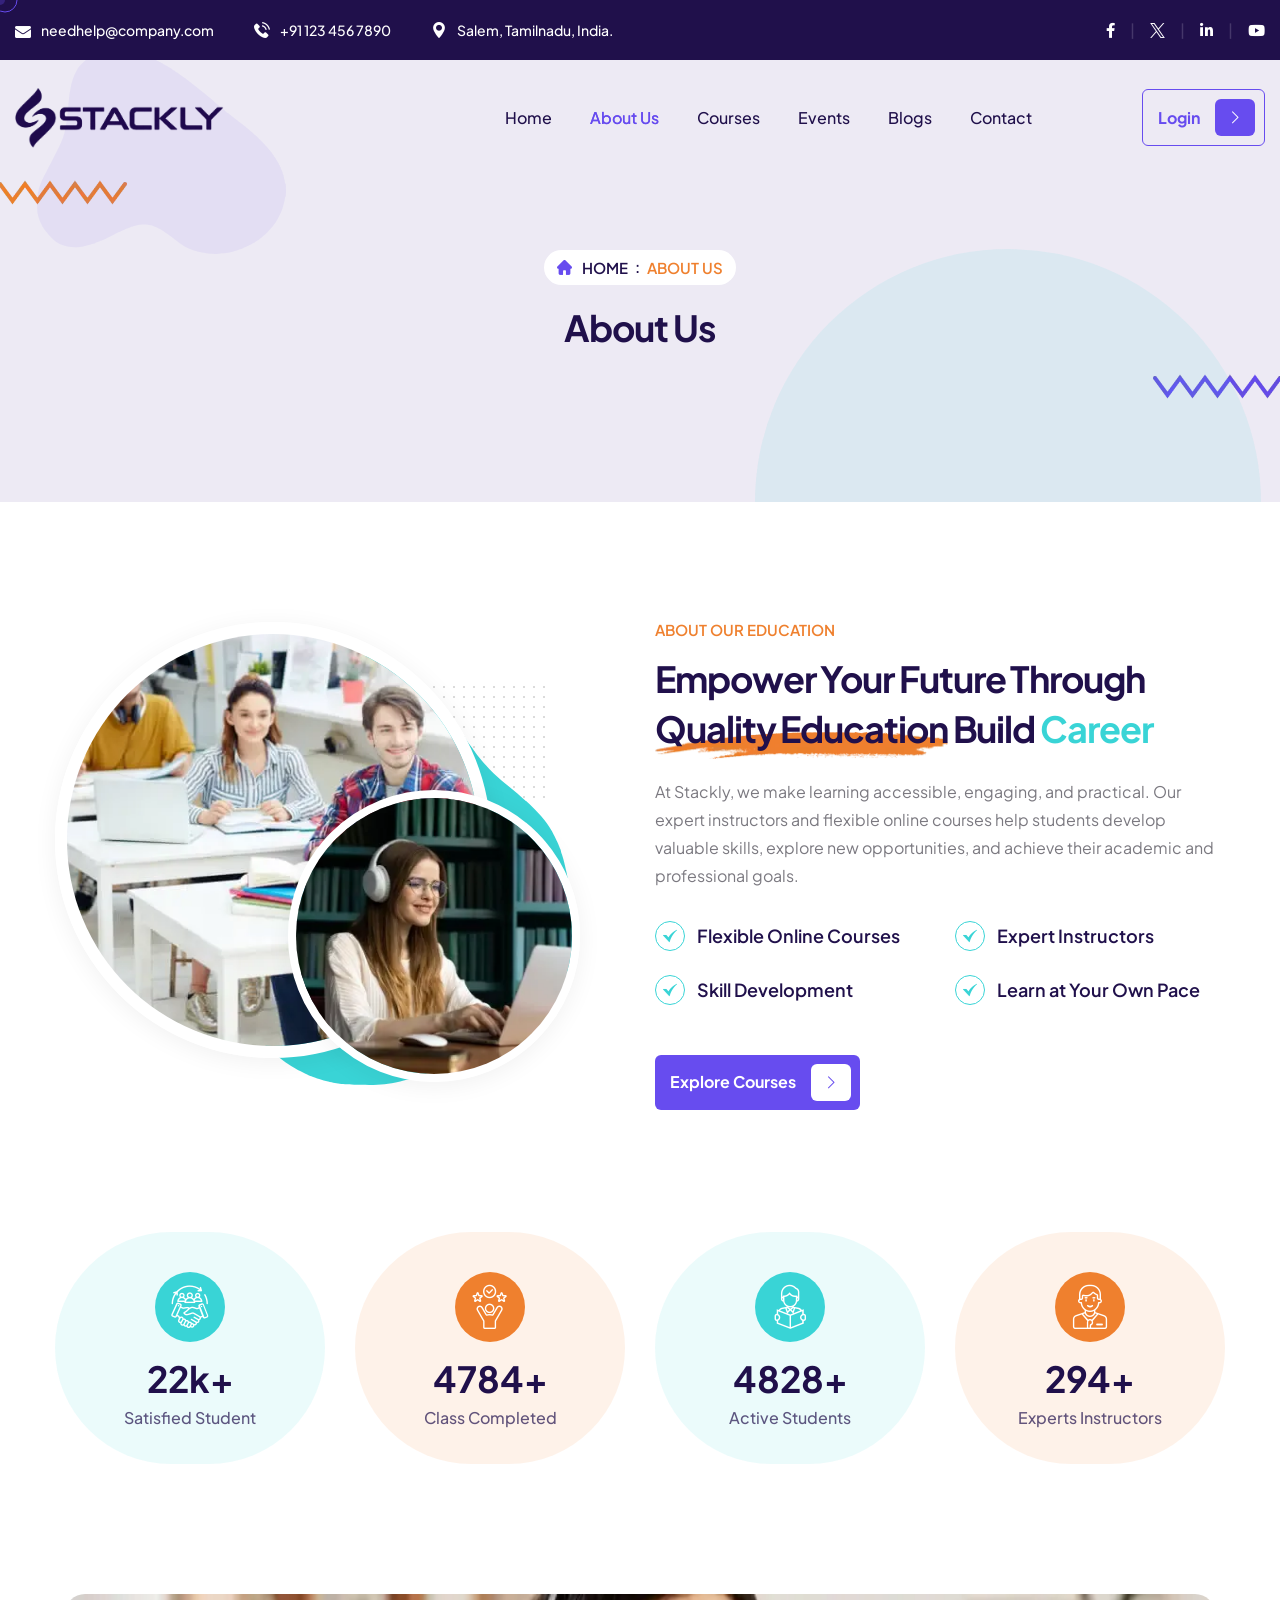
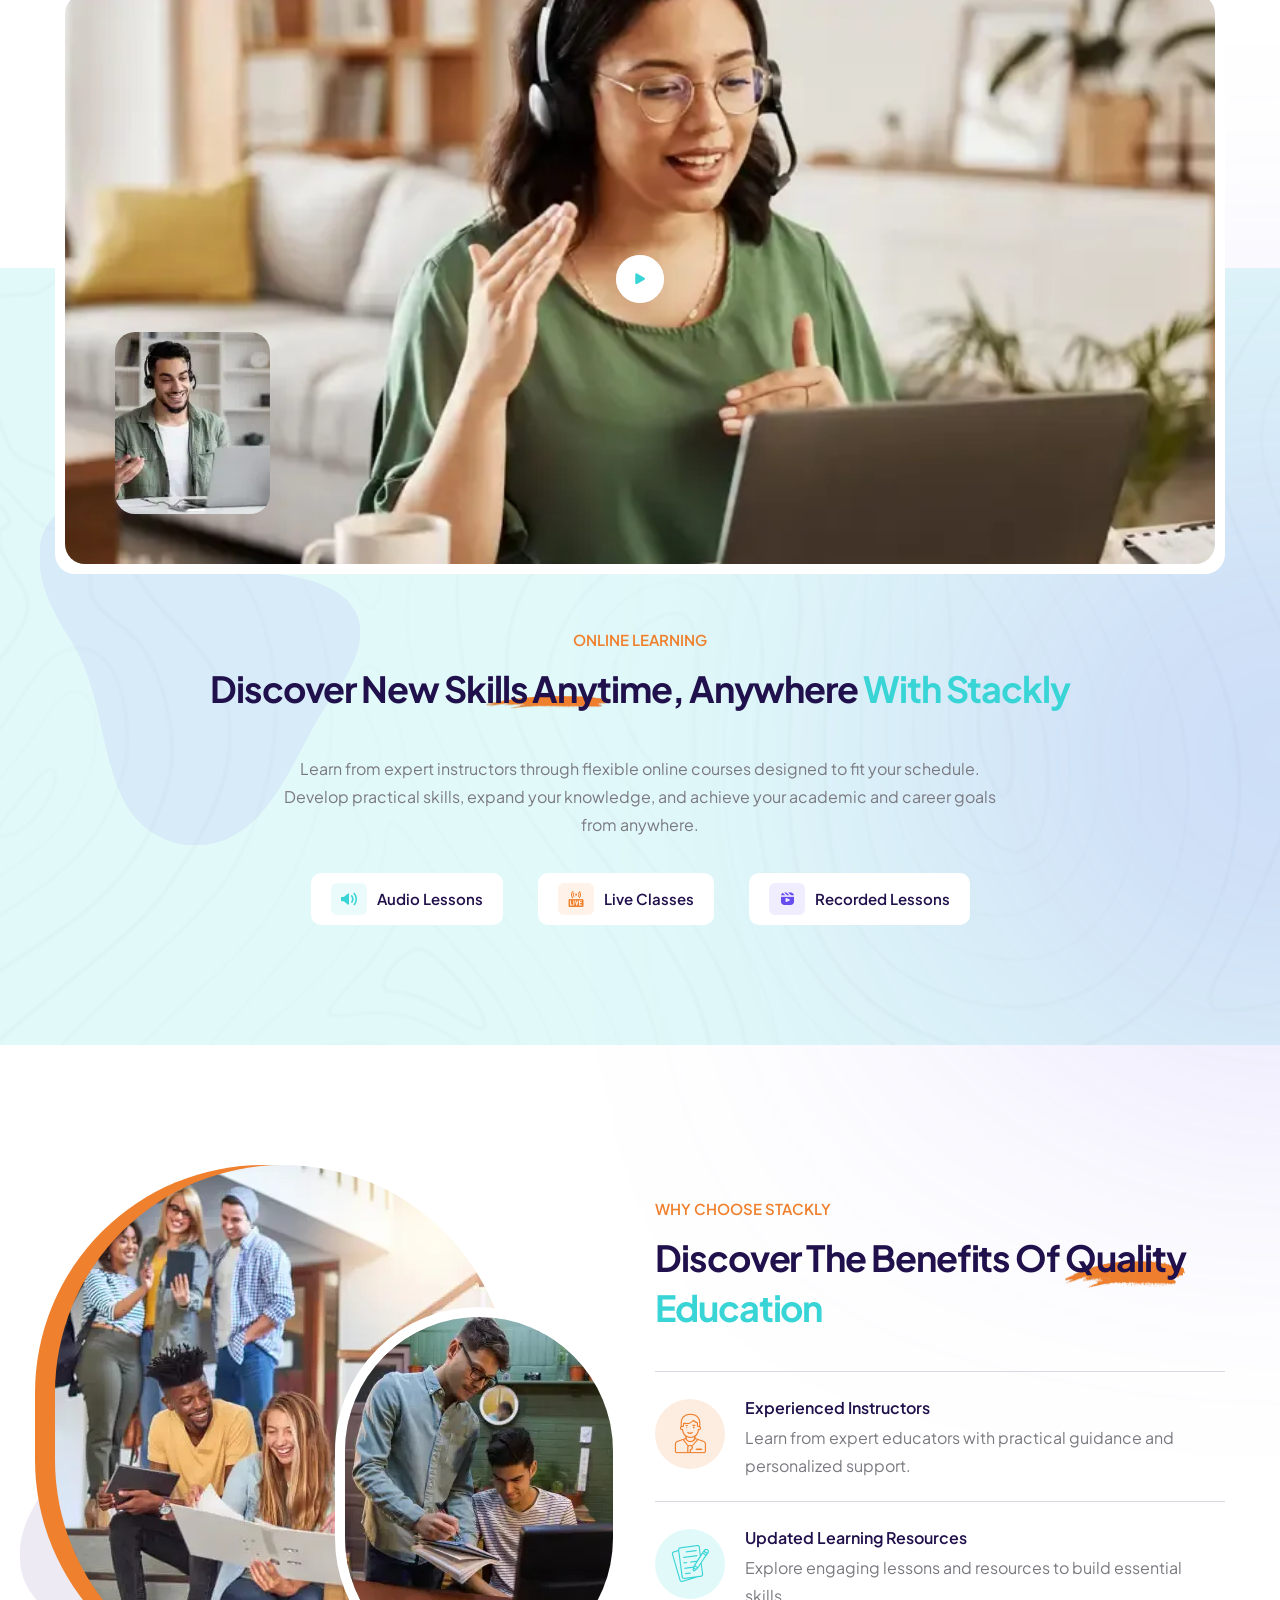
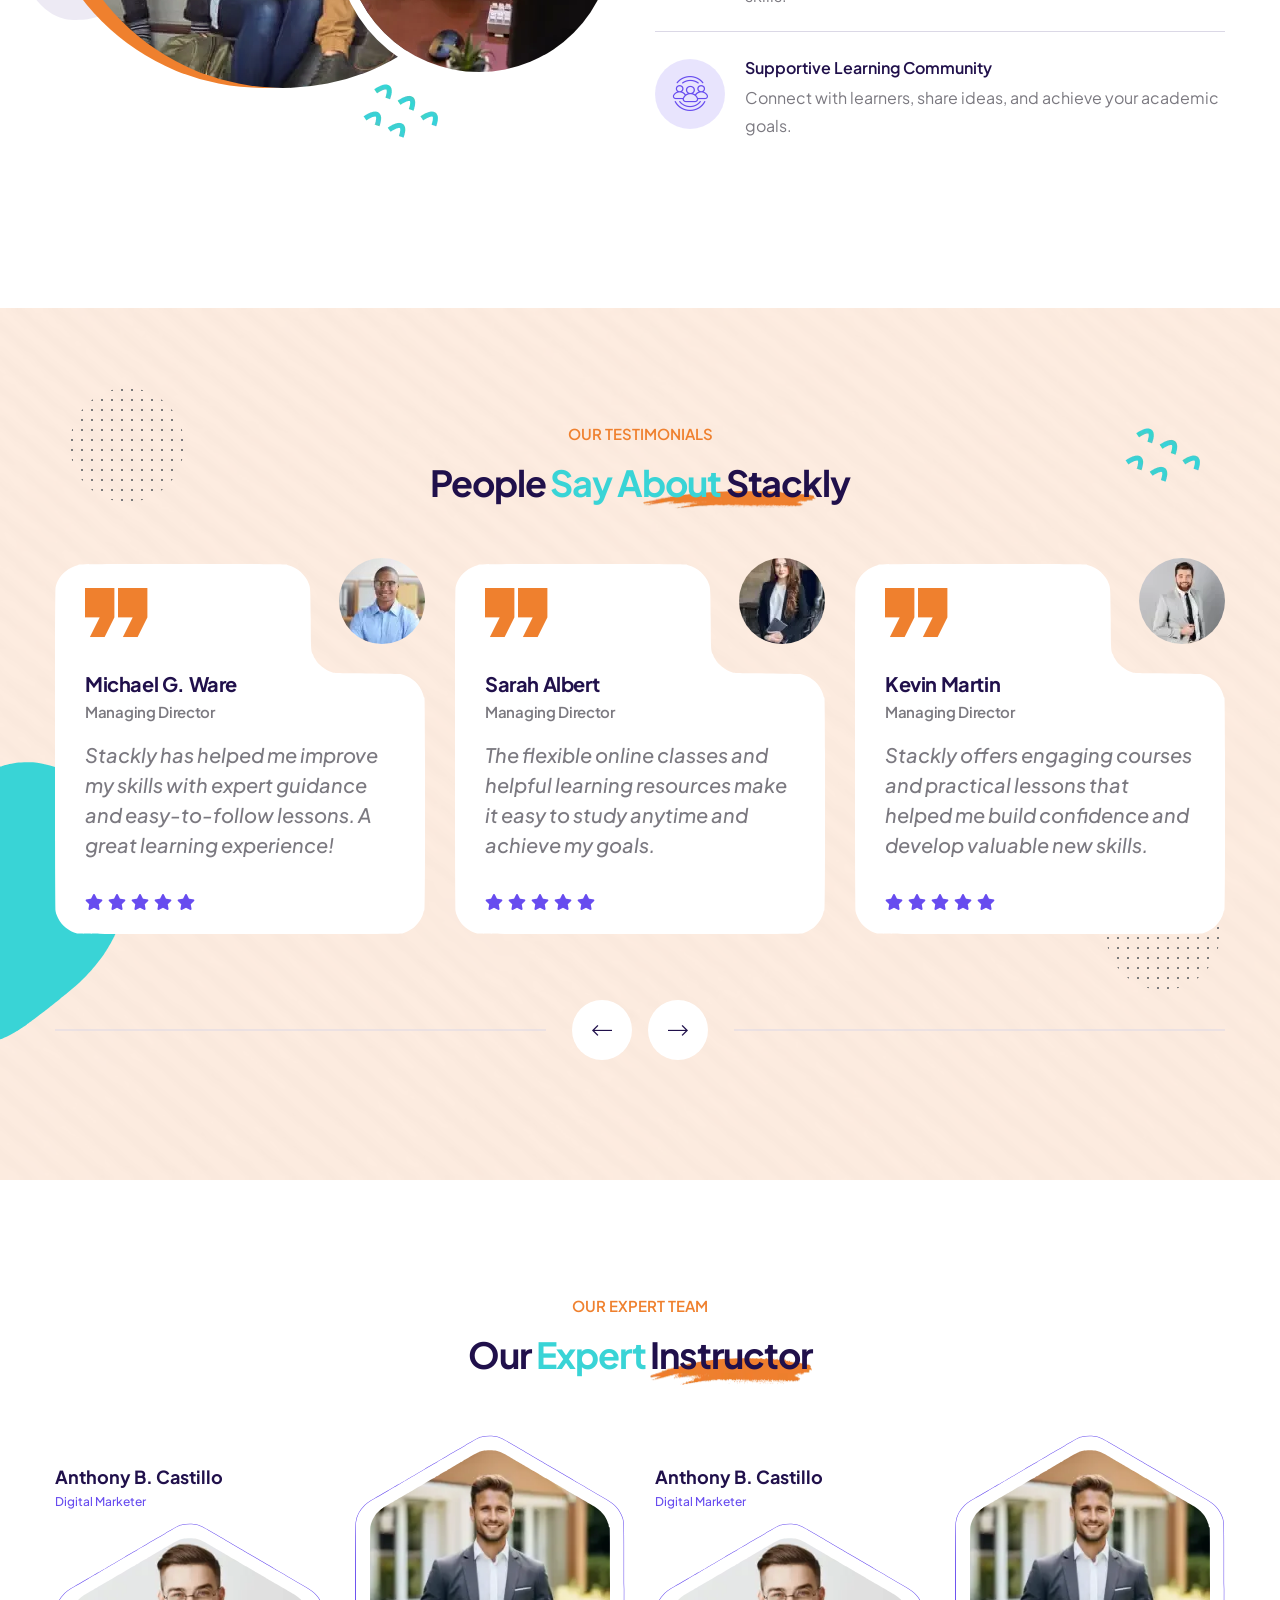
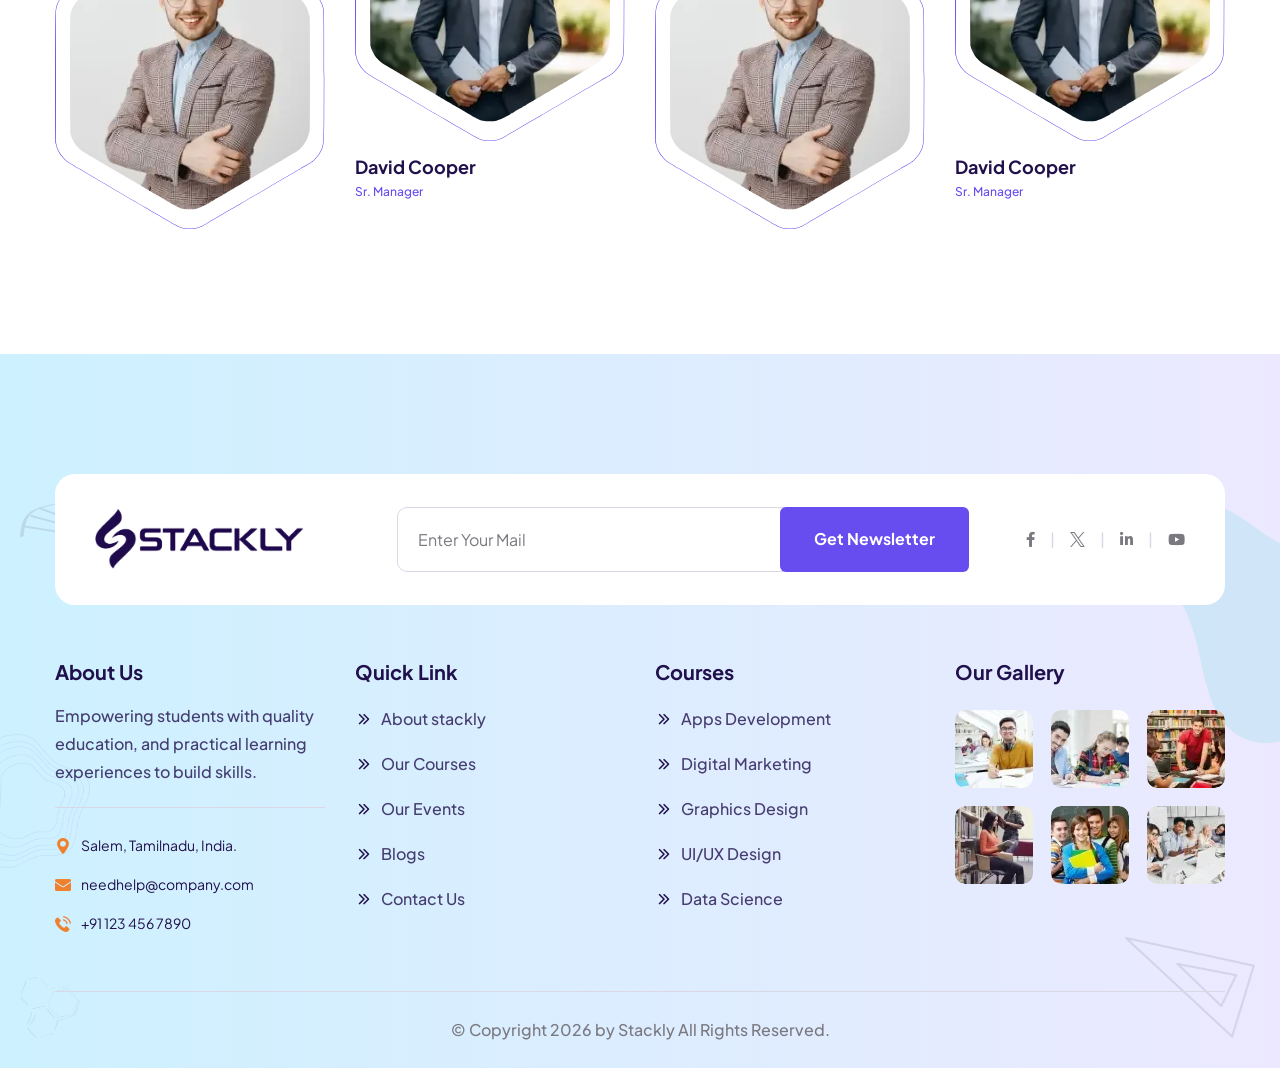
<file: about.html>
<!DOCTYPE html>
<html lang="en">

<head>
    <meta charset="UTF-8" />
    <meta name="viewport" content="width=device-width, initial-scale=1.0" />
    <title>Stackly || Education</title>
    <!-- fonts -->
    <link rel="preconnect" href="https://fonts.googleapis.com">
    <link rel="preconnect" href="https://fonts.gstatic.com" crossorigin>
    <link href="https://fonts.googleapis.com/css2?family=Alex+Brush&family=Cormorant:ital,wght@0,400;0,500;0,600;0,700;1,400;1,500;1,600;1,700&family=Plus+Jakarta+Sans:ital,wght@0,300;0,400;0,500;0,600;0,700;0,800;1,300;1,400;1,500;1,600;1,700;1,800&display=swap" rel="stylesheet">

    <link rel="stylesheet" href="assets/vendors/bootstrap/css/bootstrap.min.css" />
    <link rel="stylesheet" href="assets/vendors/bootstrap-select/bootstrap-select.min.css" />
    <link rel="stylesheet" href="assets/vendors/animate/animate.min.css" />
    <link rel="stylesheet" href="assets/vendors/fontawesome/css/all.min.css" />
    <link rel="stylesheet" href="assets/vendors/jquery-ui/jquery-ui.css" />
    <link rel="stylesheet" href="assets/vendors/jarallax/jarallax.css" />
    <link rel="stylesheet" href="assets/vendors/nouislider/nouislider.min.css" />
    <link rel="stylesheet" href="assets/vendors/nouislider/nouislider.pips.css" />
    <link rel="stylesheet" href="assets/vendors/tiny-slider/tiny-slider.css" />
    <link rel="stylesheet" href="assets/vendors/stackly-icons/style.css" />
    <link rel="stylesheet" href="assets/vendors/owl-carousel/css/owl.carousel.min.css" />
    <link rel="stylesheet" href="assets/vendors/owl-carousel/css/owl.theme.default.min.css" />

    <!-- template styles -->
    <link rel="stylesheet" href="assets/css/style.css" />
</head>

<body class="custom-cursor">

    <div class="custom-cursor__cursor"></div>
    <div class="custom-cursor__cursor-two"></div>

    <!-- Preloader Start -->
<div class="preloader">
    <div class="preloader__icon">
        <i class="fas fa-graduation-cap"></i>
    </div>
</div>
    <!-- /.preloader -->
    <div class="page-wrapper">
        <div class="home-main-header">
            <div class="topbar">
                <div class="container-fluid">
                    <div class="topbar__inner">
                        <ul class="list-unstyled topbar__info">
                            <li>
                                <span class="topbar__info__icon topbar__info__icon--email">
                                    <i class="icon-email"></i>
                                </span>
                                <a>needhelp@company.com</a>
                            </li>
                            <li>
                                <span class="topbar__info__icon">
                                    <i class="icon-telephone"></i>
                                </span>
                                <a>+91 123 456 7890</a>
                            </li>
                            <li>
                                <span class="topbar__info__icon">
                                    <i class="icon-location"></i>
                                </span>
                                <a>Salem, Tamilnadu, India.</a>
                            </li>
                        </ul><!-- /.list-unstyled topbar__info -->
                        <div class="topbar__social social-links">
                            <a href="404.html">
                                <i class="fab fa-facebook-f" aria-hidden="true"></i>
                                <span class="sr-only">Facebook</span>
                            </a>
                            <a href="404.html">
                                <i class="icon-twitter" aria-hidden="true"></i>
                                <span class="sr-only">Twitter</span>
                            </a>
                            <a href="404.html">
                                <i class="fab fa-linkedin-in" aria-hidden="true"></i>
                                <span class="sr-only">Linkedin</span>
                            </a>
                            <a href="404.html">
                                <i class="fab fa-youtube" aria-hidden="true"></i>
                                <span class="sr-only">Youtube</span>
                            </a>
                        </div><!-- /.topbar__social social-links -->
                    </div><!-- /.topbar__inner -->
                </div><!-- /.container-fluid -->
            </div><!-- /.topbar -->

            <header class="main-header sticky-header sticky-header--normal">
                <div class="container-fluid">
                    <div class="main-header__inner">
                        <div class="main-header__logo logo-retina">
                            <a href="index.html">
                                <img src="assets/images/logo.webp" alt="stackly HTML" width="209">
                            </a>
                        </div><!-- /.main-header__logo -->
                        <div class="main-header__right">
                            <nav class="main-header__nav main-menu">
                                <ul class="main-menu__list">
                                    <li>
                                        <a href="index.html">Home</a>
                                    </li>

                                    <li>
                                        <a href="about.html">About Us</a>
                                    </li>

                                    <li>
                                        <a href="courses.html">Courses</a>
                                    </li>

                                    <li>
                                        <a href="events.html">Events</a>
                                    </li>

                                     <li>
                                        <a href="blog.html">Blogs</a>
                                    </li>
                                    <li>
                                        <a href="contact.html">Contact</a>
                                    </li>
                                </ul>
                            </nav><!-- /.main-header__nav -->
                            <div class="mobile-nav__btn mobile-nav__toggler">
                                <span></span>
                                <span></span>
                                <span></span>
                            </div><!-- /.mobile-nav__toggler -->
                            <a href="login.html" class="main-header__btn stackly-btn stackly-btn--border">
                                <span>Login</span>
                                <span class="stackly-btn__icon">
                                    <span class="stackly-btn__icon__inner"><i class="icon-right-arrow"></i></span>
                                </span>
                            </a><!-- /.main-header__btn stackly-btn -->
                        </div><!-- /.main-header__right -->
                    </div><!-- /.main-header__inner -->
                </div><!-- /.container-fluid -->
            </header><!-- /.main-header -->
        </div><!-- /.home-main-header -->

        <section class="page-header">
            <div class="container">
                <div class="page-header__content">
                    <ul class="stackly-breadcrumb list-unstyled">
                        <li><span class="stackly-breadcrumb__icon"><i class="icon-home"></i></span><a href="index.html">Home</a></li>
                        <li><span>About us</span></li>
                    </ul><!-- /.stackly-breadcrumb list-unstyled -->
                    <h2 class="page-header__title">About us</h2>
                </div><!-- /.page-header__content -->
            </div><!-- /.container -->
            <img src="assets/images/shapes/page-header-shape-1.webp" alt="shape" class="page-header__shape-one">
            <img src="assets/images/shapes/page-header-shape-2.webp" alt="shape" class="page-header__shape-two">
            <div class="page-header__shape-three"></div><!-- /.page-header__shape-three -->
            <div class="page-header__shape-four"></div><!-- /.page-header__shape-four -->
        </section><!-- /.page-header -->

   <section class="about-two section-space">
    <div class="container">
        <div class="row gutter-y-60">
            <div class="col-lg-6 wow fadeInUp" data-wow-duration="1500ms" data-wow-delay="00ms">
                <div class="about-two__image">
                    <img src="assets/images/about/about-2-1.webp" alt="Students learning online" class="about-two__image__one">
                    <img src="assets/images/about/about-2-2.webp" alt="Expert educator teaching students" class="about-two__image__two">
                    <img src="assets/images/shapes/about-shape-2-1.webp" alt="Decorative shape" class="about-two__image__shape-one">
                    <div class="about-two__image__shape-box"></div>
                </div>
            </div>

            <div class="col-lg-6">
                <div class="about-two__content">
                    <div class="sec-title wow fadeInUp" data-wow-duration="1500ms" data-wow-delay="00ms">
                        <h6 class="sec-title__tagline">ABOUT OUR EDUCATION</h6>
                        <h3 class="sec-title__title">
                            Empower Your Future Through
                            <span class="sec-title__title__shape">Quality Education</span>
                            Build <span class="sec-title__title__text">Career</span>
                        </h3>
                    </div>

                    <div class="about-two__description wow fadeInUp" data-wow-duration="1500ms" data-wow-delay="00ms">
                        <p class="about-two__text">
                            At Stackly, we make learning accessible, engaging, and practical. Our expert instructors and flexible online courses help students develop valuable skills, explore new opportunities, and achieve their academic and professional goals.
                        </p>
                    </div>

                    <div class="about-two__row row">
                        <div class="col-sm-6 wow fadeInUp" data-wow-duration="1500ms" data-wow-delay="00ms">
                            <div class="about-two__info">
                                <span class="about-two__info__icon">
                                    <i class="icon-check-2"></i>
                                </span>
                                <h4 class="about-two__info__title">Flexible Online Courses</h4>
                            </div>
                        </div>

                        <div class="col-sm-6 wow fadeInUp" data-wow-duration="1500ms" data-wow-delay="100ms">
                            <div class="about-two__info">
                                <span class="about-two__info__icon">
                                    <i class="icon-check-2"></i>
                                </span>
                                <h4 class="about-two__info__title">Expert Instructors</h4>
                            </div>
                        </div>

                        <div class="col-sm-6 wow fadeInUp" data-wow-duration="1500ms" data-wow-delay="00ms">
                            <div class="about-two__info">
                                <span class="about-two__info__icon">
                                    <i class="icon-check-2"></i>
                                </span>
                                <h4 class="about-two__info__title">Skill Development</h4>
                            </div>
                        </div>

                        <div class="col-sm-6 wow fadeInUp" data-wow-duration="1500ms" data-wow-delay="100ms">
                            <div class="about-two__info">
                                <span class="about-two__info__icon">
                                    <i class="icon-check-2"></i>
                                </span>
                                <h4 class="about-two__info__title">Learn at Your Own Pace</h4>
                            </div>
                        </div>
                    </div>

                    <div class="about-two__button wow fadeInUp" data-wow-duration="1500ms" data-wow-delay="00ms">
                        <a href="404.html" class="stackly-btn">
                            <span>Explore Courses</span>
                            <span class="stackly-btn__icon">
                                <span class="stackly-btn__icon__inner">
                                    <i class="icon-right-arrow"></i>
                                </span>
                            </span>
                        </a>
                    </div>
                </div>
            </div>
        </div>
    </div>
</section>

        <section class="funfact-one funfact-one--round">
            <div class="container">
                <div class="funfact-one__grid">
                    <div class="funfact-one__item funfact-one__item--secondary wow fadeInUp" data-wow-duration="1500ms" data-wow-delay="00ms">
                        <div class="funfact-one__icon">
                            <span class="funfact-one__icon__inner"><i class="icon-connectibity"></i></span>
                        </div><!-- /.funfact-one__icon -->
                        <h3 class="funfact-one__title count-box">
                            <span class="count-text" data-stop="30" data-speed="1500">0</span>
                            <span>k+</span>
                        </h3><!-- /.funfact-one__title -->
                        <p class="funfact-one__text">Satisfied Student</p><!-- /.funfact-one__text -->
                    </div><!-- /.funfact-one__item -->
                    <div class="funfact-one__item funfact-one__item--primary wow fadeInUp" data-wow-duration="1500ms" data-wow-delay="100ms">
                        <div class="funfact-one__icon">
                            <span class="funfact-one__icon__inner"><i class="icon-batch-assign"></i></span>
                        </div><!-- /.funfact-one__icon -->
                        <h3 class="funfact-one__title count-box">
                            <span class="count-text" data-stop="6500" data-speed="1500">0</span>
                            <span>+</span>
                        </h3><!-- /.funfact-one__title -->
                        <p class="funfact-one__text">Class Completed</p><!-- /.funfact-one__text -->
                    </div><!-- /.funfact-one__item -->
                    <div class="funfact-one__item funfact-one__item--secondary wow fadeInUp" data-wow-duration="1500ms" data-wow-delay="200ms">
                        <div class="funfact-one__icon">
                            <span class="funfact-one__icon__inner"><i class="icon-students"></i></span>
                        </div><!-- /.funfact-one__icon -->
                        <h3 class="funfact-one__title count-box">
                            <span class="count-text" data-stop="6561" data-speed="1500">0</span>
                            <span>+</span>
                        </h3><!-- /.funfact-one__title -->
                        <p class="funfact-one__text">Active Students</p><!-- /.funfact-one__text -->
                    </div><!-- /.funfact-one__item -->
                    <div class="funfact-one__item funfact-one__item--primary wow fadeInUp" data-wow-duration="1500ms" data-wow-delay="300ms">
                        <div class="funfact-one__icon">
                            <span class="funfact-one__icon__inner"><i class="icon-instructors"></i></span>
                        </div><!-- /.funfact-one__icon -->
                        <h3 class="funfact-one__title count-box">
                            <span class="count-text" data-stop="400" data-speed="1500">0</span>
                            <span>+</span>
                        </h3><!-- /.funfact-one__title -->
                        <p class="funfact-one__text">Experts Instructors</p><!-- /.funfact-one__text -->
                    </div><!-- /.funfact-one__item -->
                </div><!-- /.rfunfact-one__grid -->
            </div><!-- /.container -->
        </section><!-- /.funfact-one -->

        <section class="online-class section-space-bottom">
            <div class="online-class__inner">
                <div class="online-class__inner__bg" style="background-image: url(assets/images/shapes/online-class-bg-1-1.webp);">
                </div><!-- /.online-class__inner__bg -->
            </div><!-- /.online-class__inner -->
            <div class="container">
                <div class="video-one wow fadeInUp" data-wow-duration="1500ms">
                    <div class="video-one__bg" style="background-image: url(assets/images/resources/video-1-1.webp);">
                        <img src="assets/images/resources/video-1-2.webp" alt="video">
                        <a href="404.html" class="video-one__video-btn video-btn">
                            <i class="icon-play"></i>
                            <span></span>
                            <span></span>
                            <span></span>
                            <span></span>
                        </a><!-- /.video-one__video-btn -->
                    </div><!-- /.video-one__bg -->
                </div><!-- /.video-one -->
                <div class="online-class__content">
    <div class="sec-title sec-title--center wow fadeInUp" data-wow-duration="1500ms" data-wow-delay="00ms">
        <h6 class="sec-title__tagline">Online Learning</h6>
        <h3 class="sec-title__title">
            Discover New Skills
            <span class="sec-title__title__shape">Anytime,</span>
            <span>Anywhere</span>
            <span class="sec-title__title__text">With Stackly</span>
        </h3>
    </div>

    <div class="online-class__description wow fadeInUp" data-wow-duration="1500ms">
        <p class="online-class__text">
            Learn from expert instructors through flexible online courses designed to fit your schedule. Develop practical skills, expand your knowledge, and achieve your academic and career goals from anywhere.
        </p>
    </div>

    <div class="online-class__class-wrapper">
        <div class="online-class__class wow fadeInUp" data-wow-duration="1500ms" data-wow-delay="00ms">
            <div class="online-class__class__icon online-class__class__icon--audio">
                <span class="online-class__class__icon__inner">
                    <i class="icon-speaker-filled-audio-tool"></i>
                </span>
            </div>
            <h4 class="online-class__class__title">Audio Lessons</h4>
        </div>

        <div class="online-class__class wow fadeInUp" data-wow-duration="1500ms" data-wow-delay="100ms">
            <div class="online-class__class__icon online-class__class__icon--live">
                <span class="online-class__class__icon__inner">
                    <i class="icon-live-streaming"></i>
                </span>
            </div>
            <h4 class="online-class__class__title">Live Classes</h4>
        </div>

        <div class="online-class__class wow fadeInUp" data-wow-duration="1500ms" data-wow-delay="200ms">
            <div class="online-class__class__icon online-class__class__icon--recorded">
                <span class="online-class__class__icon__inner">
                    <i class="icon-clapperboard"></i>
                </span>
            </div>
            <h4 class="online-class__class__title">Recorded Lessons</h4>
        </div>
    </div>
</div>
            </div><!-- /.container -->
            <div class="online-class__shape"></div><!-- /.online-class__shape -->
            <div class="online-class__box"></div><!-- /.online-class__box -->
        </section><!-- /.online-class section-space-bottom -->

      <section class="offer-one section-space-top">
    <div class="container">
        <div class="row gutter-y-60">
            <div class="col-lg-6 wow fadeInUp" data-wow-duration="1500ms">
                <div class="offer-one__image">
                    <img src="assets/images/resources/offer-1-1.webp" alt="Students learning with expert educators" class="offer-one__image__one">
                    <img src="assets/images/resources/offer-1-2.webp" alt="Students collaborating on educational projects" class="offer-one__image__two">
                    <img src="assets/images/shapes/offer-shape-1-1.webp" alt="Decorative education shape" class="offer-one__image__shape">
                </div>
            </div>

            <div class="col-lg-6">
                <div class="offer-one__content">
                    <div class="sec-title wow fadeInUp" data-wow-duration="1500ms" data-wow-delay="00ms">
                        <h6 class="sec-title__tagline">Why Choose Stackly</h6>
                        <h3 class="sec-title__title">
                            Discover the Benefits of
                            <span class="sec-title__title__shape">Quality</span>
                            <span class="sec-title__title__text">Education</span>
                        </h3>
                    </div>

                    <div class="offer-one__inner">
                        <div class="offer-one__item wow fadeInUp" data-wow-duration="1500ms">
                            <div class="offer-one__item__icon offer-one__item__icon--primary">
                                <i class="icon-instructors"></i>
                            </div>
                            <div class="offer-one__item__content">
                                <h4 class="offer-one__item__title">Experienced Instructors</h4>
                                <p class="offer-one__item__text">
                                    Learn from expert educators with practical guidance and personalized support.
                                </p>
                            </div>
                        </div>

                        <div class="offer-one__item wow fadeInUp" data-wow-duration="1500ms">
                            <div class="offer-one__item__icon offer-one__item__icon--secondary">
                                <i class="icon-copy-writing"></i>
                            </div>
                            <div class="offer-one__item__content">
                                <h4 class="offer-one__item__title">Updated Learning Resources</h4>
                                <p class="offer-one__item__text">
                                    Explore engaging lessons and resources to build essential skills.
                                </p>
                            </div>
                        </div>

                        <div class="offer-one__item wow fadeInUp" data-wow-duration="1500ms">
                            <div class="offer-one__item__icon offer-one__item__icon--base">
                                <i class="icon-community"></i>
                            </div>
                            <div class="offer-one__item__content">
                                <h4 class="offer-one__item__title">Supportive Learning Community</h4>
                                <p class="offer-one__item__text">
                                    Connect with learners, share ideas, and achieve your academic goals.
                                </p>
                            </div>
                        </div>
                    </div>
                </div>
            </div>
        </div>
    </div>
    <div class="offer-one__shape-box"></div>
</section>
        <section class="testimonials-three section-space2" id="testimonials">
            <div class="testimonials-three__bg" style="background-image: url(assets/images/shapes/testimonials-bg-3-1.webp);">
            </div><!-- /.testimonials-three__bg -->
            <div class="container">
                <div class="sec-title sec-title--center wow fadeInUp" data-wow-duration="1500ms" data-wow-delay="00ms">
                    <h6 class="sec-title__tagline">our testimonials</h6><!-- /.sec-title__tagline -->
                    <h3 class="sec-title__title">people <span class="sec-title__title__text">say about</span> <span class="sec-title__title__shape">stackly</span></h3><!-- /.sec-title__title -->
                </div><!-- /.sec-title -->
                <div class="testimonials-three__carousel stackly-owl__carousel stackly-owl__carousel--basic-nav stackly-owl__carousel--with-shadow owl-theme owl-carousel" data-owl-options='{
            "items": 3,
            "margin": 30,
            "smartSpeed": 700,
            "loop":true,
            "autoplay": 6000,
            "nav":true,
            "dots":false,
            "navText": ["<span class=\"icon-arrow-left\"></span>","<span class=\"icon-arrow-right\"></span>"],
            "responsive":{
                "0":{
                    "items": 1,
                    "margin": 10
                },
                "768":{
                    "items": 2,
                    "margin": 30
                },
                "1200":{
                    "items": 3,
                    "margin": 30
                }
              }
            }'>
                    <div class="item wow fadeInUp" data-wow-duration="1500ms" data-wow-delay="00ms">
                        <div class="testimonial-card-three">
                            <div class="testimonial-card-three__image">
                                <img src="assets/images/testimonials/testimonial-3-1.webp" alt="Michael G. Ware">
                            </div>
                            <div class="testimonial-card-three__content">
                                <div class="testimonial-card-three__icon">
                                    <span class="icon-quote"></span>
                                </div><!-- /.testimonial-card-three__icon -->
                                <div class="testimonial-card-three__identity">
                                    <h5 class="testimonial-card-three__name">Michael G. Ware</h5>
                                    <p class="testimonial-card-three__designation">managing director</p>
                                </div><!-- /.testimonial-card-three__identity -->
                                <p class="testimonial-card-three__quote">Stackly has helped me improve my skills with expert guidance and easy-to-follow lessons. A great learning experience!</p><!-- /.testimonial-card-three__quote -->
                                <div class="stackly-ratings">
                                    <span class="stackly-ratings__icon">
                                        <i class="fa fa-star"></i>
                                    </span><!-- /.stackly-ratings__icon -->
                                    <span class="stackly-ratings__icon">
                                        <i class="fa fa-star"></i>
                                    </span><!-- /.stackly-ratings__icon -->
                                    <span class="stackly-ratings__icon">
                                        <i class="fa fa-star"></i>
                                    </span><!-- /.stackly-ratings__icon -->
                                    <span class="stackly-ratings__icon">
                                        <i class="fa fa-star"></i>
                                    </span><!-- /.stackly-ratings__icon -->
                                    <span class="stackly-ratings__icon">
                                        <i class="fa fa-star"></i>
                                    </span><!-- /.stackly-ratings__icon -->
                                </div><!-- /.product-ratings -->
                            </div><!-- /.testimonial-card-three__content -->
                        </div><!-- /.testimonial-card-three -->
                    </div><!-- /.owl-slide-item-->
                    <div class="item wow fadeInUp" data-wow-duration="1500ms" data-wow-delay="100ms">
                        <div class="testimonial-card-three">
                            <div class="testimonial-card-three__image">
                                <img src="assets/images/testimonials/testimonial-3-2.webp" alt="Sarah Albert">
                            </div>
                            <div class="testimonial-card-three__content">
                                <div class="testimonial-card-three__icon">
                                    <span class="icon-quote"></span>
                                </div><!-- /.testimonial-card-three__icon -->
                                <div class="testimonial-card-three__identity">
                                    <h5 class="testimonial-card-three__name">Sarah Albert</h5>
                                    <p class="testimonial-card-three__designation">managing director</p>
                                </div><!-- /.testimonial-card-three__identity -->
                                <p class="testimonial-card-three__quote">The flexible online classes and helpful learning resources make it easy to study anytime and achieve my goals.</p><!-- /.testimonial-card-three__quote -->
                                <div class="stackly-ratings">
                                    <span class="stackly-ratings__icon">
                                        <i class="fa fa-star"></i>
                                    </span><!-- /.stackly-ratings__icon -->
                                    <span class="stackly-ratings__icon">
                                        <i class="fa fa-star"></i>
                                    </span><!-- /.stackly-ratings__icon -->
                                    <span class="stackly-ratings__icon">
                                        <i class="fa fa-star"></i>
                                    </span><!-- /.stackly-ratings__icon -->
                                    <span class="stackly-ratings__icon">
                                        <i class="fa fa-star"></i>
                                    </span><!-- /.stackly-ratings__icon -->
                                    <span class="stackly-ratings__icon">
                                        <i class="fa fa-star"></i>
                                    </span><!-- /.stackly-ratings__icon -->
                                </div><!-- /.product-ratings -->
                            </div><!-- /.testimonial-card-three__content -->
                        </div><!-- /.testimonial-card-three -->
                    </div><!-- /.owl-slide-item-->
                    <div class="item wow fadeInUp" data-wow-duration="1500ms" data-wow-delay="200ms">
                        <div class="testimonial-card-three">
                            <div class="testimonial-card-three__image">
                                <img src="assets/images/testimonials/testimonial-3-3.webp" alt="Kevin Martin">
                            </div>
                            <div class="testimonial-card-three__content">
                                <div class="testimonial-card-three__icon">
                                    <span class="icon-quote"></span>
                                </div><!-- /.testimonial-card-three__icon -->
                                <div class="testimonial-card-three__identity">
                                    <h5 class="testimonial-card-three__name">Kevin Martin</h5>
                                    <p class="testimonial-card-three__designation">managing director</p>
                                </div><!-- /.testimonial-card-three__identity -->
                                <p class="testimonial-card-three__quote">Stackly offers engaging courses and practical lessons that helped me build confidence and develop valuable new skills.</p><!-- /.testimonial-card-three__quote -->
                                <div class="stackly-ratings">
                                    <span class="stackly-ratings__icon">
                                        <i class="fa fa-star"></i>
                                    </span><!-- /.stackly-ratings__icon -->
                                    <span class="stackly-ratings__icon">
                                        <i class="fa fa-star"></i>
                                    </span><!-- /.stackly-ratings__icon -->
                                    <span class="stackly-ratings__icon">
                                        <i class="fa fa-star"></i>
                                    </span><!-- /.stackly-ratings__icon -->
                                    <span class="stackly-ratings__icon">
                                        <i class="fa fa-star"></i>
                                    </span><!-- /.stackly-ratings__icon -->
                                    <span class="stackly-ratings__icon">
                                        <i class="fa fa-star"></i>
                                    </span><!-- /.stackly-ratings__icon -->
                                </div><!-- /.product-ratings -->
                            </div><!-- /.testimonial-card-three__content -->
                        </div><!-- /.testimonial-card-three -->
                    </div><!-- /.owl-slide-item-->
                </div><!-- /.thm-owl__slider -->
            </div><!-- /.container -->
            <img src="assets/images/shapes/testimonial-shape-3-1.webp" alt="shape" class="testimonials-three__shape-one">
            <img src="assets/images/shapes/testimonial-shape-3-2.webp" alt="shape" class="testimonials-three__shape-two">
            <img src="assets/images/shapes/testimonial-shape-3-3.webp" alt="shape" class="testimonials-three__shape-three">
            <div class="testimonials-three__shape-box"></div><!-- /.testimonials-three__shape-box -->
        </section><!-- /.testimonials-three section-space2 -->

        <section class="instructors-three section-space2" id="instructors">
            <div class="container">
                <div class="sec-title sec-title--center wow fadeInUp" data-wow-duration="1500ms" data-wow-delay="00ms">
                    <h6 class="sec-title__tagline">our expert team</h6><!-- /.sec-title__tagline -->
                    <h3 class="sec-title__title">Our <span class="sec-title__title__text">expert</span> <span class="sec-title__title__shape">instructor</span></h3><!-- /.sec-title__title -->
                </div><!-- /.sec-title -->
                <div class="instructors-three__carousel stackly-owl__carousel stackly-owl__carousel--with-shadow stackly-owl__carousel--basic-nav owl-carousel owl-theme" data-owl-options='{
            "items": 1,
            "margin": 10,
            "loop": true,
            "smartSpeed": 700,
            "nav": false,
            "dots": true,
            "navText": ["<span class=\"icon-arrow-left\"></span>","<span class=\"icon-arrow-right\"></span>"],
            "autoplay": true,
            "responsive": {
                "0": {
                    "items": 1,
                    "nav": true,
                    "dots": false,
                    "margin": 10
                },
                "576": {
                    "items": 2,
                    "margin": 30
                },
                "992": {
                    "items": 3,
                    "margin": 30
                },
                "1200": {
                    "items": 4,
                    "margin": 30,
                    "dots": false
                }
            }
        }'>
                    <div class="item">
                        <div class="instructor-card-three instructor-card-three--top-identity wow fadeInUp" data-wow-duration='1500ms' data-wow-delay='100ms'>
                            <div class="instructor-card-three__image">
                                <div class="instructor-card-three__image__inner">
                                    <img src="assets/images/instructors/instructor-3-1.webp" alt="Anthony B. Castillo">
                                    <div class="instructor-card-three__social social-links-two">
                                        <div class="social-links-two__item">
                                            <a href="404.html">
                                                <span class="social-links-two__icon">
                                                    <i class="fab fa-facebook-f" aria-hidden="true"></i>
                                                </span><!-- /.social-links-two__icon -->
                                                <span class="sr-only">Facebook</span>
                                            </a>
                                        </div><!-- /.social-links-two__item -->
                                        <div class="social-links-two__item">
                                            <a href="404.html">
                                                <span class="social-links-two__icon">
                                                    <i class="fab fa-twitter" aria-hidden="true"></i>
                                                </span><!-- /.social-links-two__icon -->
                                                <span class="sr-only">Twitter</span>
                                            </a>
                                        </div><!-- /.social-links-two__item -->
                                        <div class="social-links-two__item">
                                            <a href="404.html">
                                                <span class="social-links-two__icon">
                                                    <i class="fab fa-instagram" aria-hidden="true"></i>
                                                </span><!-- /.social-links-two__icon -->
                                                <span class="sr-only">Instagram</span>
                                            </a>
                                        </div><!-- /.social-links-two__item -->
                                        <div class="social-links-two__item">
                                            <a href="404.html">
                                                <span class="social-links-two__icon">
                                                    <i class="fab fa-youtube" aria-hidden="true"></i>
                                                </span><!-- /.social-links-two__icon -->
                                                <span class="sr-only">Youtube</span>
                                            </a>
                                        </div><!-- /.social-links-two__item -->
                                    </div><!-- /.instructor-card-three__social -->
                                </div><!-- /.instructor-card-three__image__inner -->
                            </div><!-- /.instructor-card-three__image -->
                            <div class="instructor-card-three__identity">
                                <h3 class="instructor-card-three__name">
                                    <a href="404.html">Anthony B. Castillo</a>
                                </h3><!-- /.instructor-card-three__name -->
                                <p class="instructor-card-three__designation">Digital marketer</p><!-- /.instructor-card-three__designation -->
                            </div><!-- /.instructor-card-three__identity -->
                        </div><!-- /.instructor-card-three -->
                    </div><!-- /.item -->
                    <div class="item">
                        <div class="instructor-card-three wow fadeInUp" data-wow-duration='1500ms' data-wow-delay='200ms'>
                            <div class="instructor-card-three__image">
                                <div class="instructor-card-three__image__inner">
                                    <img src="assets/images/instructors/instructor-3-2.webp" alt="david cooper">
                                    <div class="instructor-card-three__social social-links-two">
                                        <div class="social-links-two__item">
                                            <a href="404.html">
                                                <span class="social-links-two__icon">
                                                    <i class="fab fa-facebook-f" aria-hidden="true"></i>
                                                </span><!-- /.social-links-two__icon -->
                                                <span class="sr-only">Facebook</span>
                                            </a>
                                        </div><!-- /.social-links-two__item -->
                                        <div class="social-links-two__item">
                                            <a href="404.html">
                                                <span class="social-links-two__icon">
                                                    <i class="fab fa-twitter" aria-hidden="true"></i>
                                                </span><!-- /.social-links-two__icon -->
                                                <span class="sr-only">Twitter</span>
                                            </a>
                                        </div><!-- /.social-links-two__item -->
                                        <div class="social-links-two__item">
                                            <a href="404.html">
                                                <span class="social-links-two__icon">
                                                    <i class="fab fa-instagram" aria-hidden="true"></i>
                                                </span><!-- /.social-links-two__icon -->
                                                <span class="sr-only">Instagram</span>
                                            </a>
                                        </div><!-- /.social-links-two__item -->
                                        <div class="social-links-two__item">
                                            <a href="404.html">
                                                <span class="social-links-two__icon">
                                                    <i class="fab fa-youtube" aria-hidden="true"></i>
                                                </span><!-- /.social-links-two__icon -->
                                                <span class="sr-only">Youtube</span>
                                            </a>
                                        </div><!-- /.social-links-two__item -->
                                    </div><!-- /.instructor-card-three__social -->
                                </div><!-- /.instructor-card-three__image__inner -->
                            </div><!-- /.instructor-card-three__image -->
                            <div class="instructor-card-three__identity">
                                <h3 class="instructor-card-three__name">
                                    <a href="404.html">david cooper</a>
                                </h3><!-- /.instructor-card-three__name -->
                                <p class="instructor-card-three__designation">Sr. Manager</p><!-- /.instructor-card-three__designation -->
                            </div><!-- /.instructor-card-three__identity -->
                        </div><!-- /.instructor-card-three -->
                    </div><!-- /.item -->
                    <div class="item">
                        <div class="instructor-card-three instructor-card-three--top-identity wow fadeInUp" data-wow-duration='1500ms' data-wow-delay='100ms'>
                            <div class="instructor-card-three__image">
                                <div class="instructor-card-three__image__inner">
                                    <img src="assets/images/instructors/instructor-3-1.webp" alt="Anthony B. Castillo">
                                    <div class="instructor-card-three__social social-links-two">
                                        <div class="social-links-two__item">
                                            <a href="404.html">
                                                <span class="social-links-two__icon">
                                                    <i class="fab fa-facebook-f" aria-hidden="true"></i>
                                                </span><!-- /.social-links-two__icon -->
                                                <span class="sr-only">Facebook</span>
                                            </a>
                                        </div><!-- /.social-links-two__item -->
                                        <div class="social-links-two__item">
                                            <a href="404.html">
                                                <span class="social-links-two__icon">
                                                    <i class="fab fa-twitter" aria-hidden="true"></i>
                                                </span><!-- /.social-links-two__icon -->
                                                <span class="sr-only">Twitter</span>
                                            </a>
                                        </div><!-- /.social-links-two__item -->
                                        <div class="social-links-two__item">
                                            <a href="404.html">
                                                <span class="social-links-two__icon">
                                                    <i class="fab fa-instagram" aria-hidden="true"></i>
                                                </span><!-- /.social-links-two__icon -->
                                                <span class="sr-only">Instagram</span>
                                            </a>
                                        </div><!-- /.social-links-two__item -->
                                        <div class="social-links-two__item">
                                            <a href="404.html">
                                                <span class="social-links-two__icon">
                                                    <i class="fab fa-youtube" aria-hidden="true"></i>
                                                </span><!-- /.social-links-two__icon -->
                                                <span class="sr-only">Youtube</span>
                                            </a>
                                        </div><!-- /.social-links-two__item -->
                                    </div><!-- /.instructor-card-three__social -->
                                </div><!-- /.instructor-card-three__image__inner -->
                            </div><!-- /.instructor-card-three__image -->
                            <div class="instructor-card-three__identity">
                                <h3 class="instructor-card-three__name">
                                    <a href="404.html">Anthony B. Castillo</a>
                                </h3><!-- /.instructor-card-three__name -->
                                <p class="instructor-card-three__designation">Digital marketer</p><!-- /.instructor-card-three__designation -->
                            </div><!-- /.instructor-card-three__identity -->
                        </div><!-- /.instructor-card-three -->
                    </div><!-- /.item -->
                    <div class="item">
                        <div class="instructor-card-three wow fadeInUp" data-wow-duration='1500ms' data-wow-delay='200ms'>
                            <div class="instructor-card-three__image">
                                <div class="instructor-card-three__image__inner">
                                    <img src="assets/images/instructors/instructor-3-2.webp" alt="david cooper">
                                    <div class="instructor-card-three__social social-links-two">
                                        <div class="social-links-two__item">
                                            <a href="404.html">
                                                <span class="social-links-two__icon">
                                                    <i class="fab fa-facebook-f" aria-hidden="true"></i>
                                                </span><!-- /.social-links-two__icon -->
                                                <span class="sr-only">Facebook</span>
                                            </a>
                                        </div><!-- /.social-links-two__item -->
                                        <div class="social-links-two__item">
                                            <a href="404.html">
                                                <span class="social-links-two__icon">
                                                    <i class="fab fa-twitter" aria-hidden="true"></i>
                                                </span><!-- /.social-links-two__icon -->
                                                <span class="sr-only">Twitter</span>
                                            </a>
                                        </div><!-- /.social-links-two__item -->
                                        <div class="social-links-two__item">
                                            <a href="404.html">
                                                <span class="social-links-two__icon">
                                                    <i class="fab fa-instagram" aria-hidden="true"></i>
                                                </span><!-- /.social-links-two__icon -->
                                                <span class="sr-only">Instagram</span>
                                            </a>
                                        </div><!-- /.social-links-two__item -->
                                        <div class="social-links-two__item">
                                            <a href="404.html">
                                                <span class="social-links-two__icon">
                                                    <i class="fab fa-youtube" aria-hidden="true"></i>
                                                </span><!-- /.social-links-two__icon -->
                                                <span class="sr-only">Youtube</span>
                                            </a>
                                        </div><!-- /.social-links-two__item -->
                                    </div><!-- /.instructor-card-three__social -->
                                </div><!-- /.instructor-card-three__image__inner -->
                            </div><!-- /.instructor-card-three__image -->
                            <div class="instructor-card-three__identity">
                                <h3 class="instructor-card-three__name">
                                    <a href="404.html">david cooper</a>
                                </h3><!-- /.instructor-card-three__name -->
                                <p class="instructor-card-three__designation">Sr. Manager</p><!-- /.instructor-card-three__designation -->
                            </div><!-- /.instructor-card-three__identity -->
                        </div><!-- /.instructor-card-three -->
                    </div><!-- /.item -->
                    <div class="item">
                        <div class="instructor-card-three instructor-card-three--top-identity wow fadeInUp" data-wow-duration='1500ms' data-wow-delay='200ms'>
                            <div class="instructor-card-three__image">
                                <div class="instructor-card-three__image__inner">
                                    <img src="assets/images/instructors/instructor-3-3.webp" alt="kevin martin">
                                    <div class="instructor-card-three__social social-links-two">
                                        <div class="social-links-two__item">
                                            <a href="404.html">
                                                <span class="social-links-two__icon">
                                                    <i class="fab fa-facebook-f" aria-hidden="true"></i>
                                                </span><!-- /.social-links-two__icon -->
                                                <span class="sr-only">Facebook</span>
                                            </a>
                                        </div><!-- /.social-links-two__item -->
                                        <div class="social-links-two__item">
                                            <a href="404.html">
                                                <span class="social-links-two__icon">
                                                    <i class="fab fa-twitter" aria-hidden="true"></i>
                                                </span><!-- /.social-links-two__icon -->
                                                <span class="sr-only">Twitter</span>
                                            </a>
                                        </div><!-- /.social-links-two__item -->
                                        <div class="social-links-two__item">
                                            <a href="404.html">
                                                <span class="social-links-two__icon">
                                                    <i class="fab fa-instagram" aria-hidden="true"></i>
                                                </span><!-- /.social-links-two__icon -->
                                                <span class="sr-only">Instagram</span>
                                            </a>
                                        </div><!-- /.social-links-two__item -->
                                        <div class="social-links-two__item">
                                            <a href="404.html">
                                                <span class="social-links-two__icon">
                                                    <i class="fab fa-youtube" aria-hidden="true"></i>
                                                </span><!-- /.social-links-two__icon -->
                                                <span class="sr-only">Youtube</span>
                                            </a>
                                        </div><!-- /.social-links-two__item -->
                                    </div><!-- /.instructor-card-three__social -->
                                </div><!-- /.instructor-card-three__image__inner -->
                            </div><!-- /.instructor-card-three__image -->
                            <div class="instructor-card-three__identity">
                                <h3 class="instructor-card-three__name">
                                    <a href="404.html">kevin martin</a>
                                </h3><!-- /.instructor-card-three__name -->
                                <p class="instructor-card-three__designation">Founder & CEO</p><!-- /.instructor-card-three__designation -->
                            </div><!-- /.instructor-card-three__identity -->
                        </div><!-- /.instructor-card-three -->
                    </div><!-- /.item -->
                    <div class="item">
                        <div class="instructor-card-three wow fadeInUp" data-wow-duration='1500ms' data-wow-delay='300ms'>
                            <div class="instructor-card-three__image">
                                <div class="instructor-card-three__image__inner">
                                    <img src="assets/images/instructors/instructor-3-4.webp" alt="Adlof Carone">
                                    <div class="instructor-card-three__social social-links-two">
                                        <div class="social-links-two__item">
                                            <a href="404.html">
                                                <span class="social-links-two__icon">
                                                    <i class="fab fa-facebook-f" aria-hidden="true"></i>
                                                </span><!-- /.social-links-two__icon -->
                                                <span class="sr-only">Facebook</span>
                                            </a>
                                        </div><!-- /.social-links-two__item -->
                                        <div class="social-links-two__item">
                                            <a href="404.html">
                                                <span class="social-links-two__icon">
                                                    <i class="fab fa-twitter" aria-hidden="true"></i>
                                                </span><!-- /.social-links-two__icon -->
                                                <span class="sr-only">Twitter</span>
                                            </a>
                                        </div><!-- /.social-links-two__item -->
                                        <div class="social-links-two__item">
                                            <a href="404.html">
                                                <span class="social-links-two__icon">
                                                    <i class="fab fa-instagram" aria-hidden="true"></i>
                                                </span><!-- /.social-links-two__icon -->
                                                <span class="sr-only">Instagram</span>
                                            </a>
                                        </div><!-- /.social-links-two__item -->
                                        <div class="social-links-two__item">
                                            <a href="404.html">
                                                <span class="social-links-two__icon">
                                                    <i class="fab fa-youtube" aria-hidden="true"></i>
                                                </span><!-- /.social-links-two__icon -->
                                                <span class="sr-only">Youtube</span>
                                            </a>
                                        </div><!-- /.social-links-two__item -->
                                    </div><!-- /.instructor-card-three__social -->
                                </div><!-- /.instructor-card-three__image__inner -->
                            </div><!-- /.instructor-card-three__image -->
                            <div class="instructor-card-three__identity">
                                <h3 class="instructor-card-three__name">
                                    <a href="404.html">Adlof Carone</a>
                                </h3><!-- /.instructor-card-three__name -->
                                <p class="instructor-card-three__designation">UI/UX Designer</p><!-- /.instructor-card-three__designation -->
                            </div><!-- /.instructor-card-three__identity -->
                        </div><!-- /.instructor-card-three -->
                    </div><!-- /.item -->
                </div><!-- /.instructors-three__carousel -->
            </div><!-- /.container -->
        </section><!-- /.instructors-three section-space2 -->

       <footer class="main-footer section-space-top">
            <div class="container">
                <div class="main-footer__top">
                    <a href="index.html" class="main-footer__logo">
                        <img src="assets/images/logo.webp" width="209" alt="stackly HTML Template">
                    </a><!-- /.main-footer__logo -->
                    <div class="main-footer__top__inner">
                        <div class="main-footer__newsletter">
                           <form action="#" data-url="MAILCHIMP_FORM_URL" class="main-footer__newsletter__form mc-form" id="newsletterForm">
    <input type="text" name="EMAIL" placeholder="Enter Your Mail" id="newsletterEmail">
    <button type="submit" class="stackly-btn">
        <span>Get newsletter</span>
    </button>
</form>

<script>
document.getElementById("newsletterForm").addEventListener("submit", function (e) {
    e.preventDefault();

    const emailInput = document.getElementById("newsletterEmail");
    const email = emailInput.value.trim();

    if (email === "" || !/^[^\s@]+@[^\s@]+\.[^\s@]+$/.test(email)) {
        emailInput.setCustomValidity("Please enter a valid email address.");
        emailInput.reportValidity();
        return;
    }

    emailInput.setCustomValidity("");
    window.location.href = "404.html";
});

document.getElementById("newsletterEmail").addEventListener("input", function () {
    this.setCustomValidity("");
});
</script><!-- /.main-footer__newsletter__form mc-form -->
                            <div class="mc-form__response"></div><!-- /.mc-form__response -->
                        </div><!-- /.main-footer__newsletter -->
                        <div class="main-footer__social social-links">
                            <a href="404.html">
                                <i class="fab fa-facebook-f" aria-hidden="true"></i>
                                <span class="sr-only">Facebook</span>
                            </a>
                            <a href="404.html">
                                <i class="icon-twitter" aria-hidden="true"></i>
                                <span class="sr-only">Twitter</span>
                            </a>
                            <a href="404.html">
                                <i class="fab fa-linkedin-in" aria-hidden="true"></i>
                                <span class="sr-only">Linkedin</span>
                            </a>
                            <a href="404.html">
                                <i class="fab fa-youtube" aria-hidden="true"></i>
                                <span class="sr-only">Youtube</span>
                            </a>
                        </div><!-- /.main-footer__social social-links -->
                    </div><!-- /.main-footer__top__inner -->
                </div><!-- /.main-footer__top -->
                <div class="row gutter-y-40">
                    <div class="col-xl-3 col-lg-4 wow fadeInUp" data-wow-duration="1500ms" data-wow-delay="00ms">
                        <div class="footer-widget footer-widget--about">
                            <h2 class="footer-widget__title">About Us</h2><!-- /.footer-widget__title -->
                            <p class="footer-widget__about-text"> Empowering students with quality education, and practical learning experiences to build skills.</p><!-- /.footer-widget__about-text -->
                            <ul class="footer-widget__info">
                                <li>
                                    <span class="footer-widget__info__icon"><i class="icon-location"></i></span>
                                    <a>Salem, Tamilnadu, India.</a>
                                </li>
                                <li>
                                    <span class="footer-widget__info__icon"><i class="icon-email"></i></span>
                                    <a>needhelp@company.com</a>
                                </li>
                                <li>
                                    <span class="footer-widget__info__icon"><i class="icon-telephone"></i></span>
                                    <a>+91 123 456 7890</a>
                                </li>
                            </ul><!-- /.footer-widget__info -->
                        </div><!-- /.footer-widget -->
                    </div><!-- /.col-xl-3 col-lg-4 -->
                    <div class="col-xl-3 col-md-4 col-sm-6 wow fadeInUp" data-wow-duration="1500ms" data-wow-delay="100ms">
                        <div class="footer-widget footer-widget--links">
                            <h2 class="footer-widget__title">Quick Link</h2><!-- /.footer-widget__title -->
                            <ul class="list-unstyled footer-widget__links">
                                <li>
                                    <a href="about.html">
                                        <span class="footer-widget__links__icon">
                                            <i class="icon-double-arrow"></i>
                                        </span>
                                        About stackly
                                    </a>
                                </li>
                                <li>
                                    <a href="courses.html">
                                        <span class="footer-widget__links__icon">
                                            <i class="icon-double-arrow"></i>
                                        </span>
                                        Our Courses
                                    </a>
                                </li>
                                <li>
                                    <a href="events.html">
                                        <span class="footer-widget__links__icon">
                                            <i class="icon-double-arrow"></i>
                                        </span>
                                        Our Events
                                    </a>
                                </li>
                                <li>
                                    <a href="blog.html">
                                        <span class="footer-widget__links__icon">
                                            <i class="icon-double-arrow"></i>
                                        </span>
                                        Blogs
                                    </a>
                                </li>
                                <li>
                                    <a href="contact.html">
                                        <span class="footer-widget__links__icon">
                                            <i class="icon-double-arrow"></i>
                                        </span>
                                        Contact Us
                                    </a>
                                </li>
                            </ul><!-- /.list-unstyled footer-widget__links -->
                        </div><!-- /.footer-widget -->
                    </div><!-- /.col-xl-3 col-md-4 col-sm-6 -->
                    <div class="col-xl-3 col-md-4 col-sm-6 wow fadeInUp" data-wow-duration="1500ms" data-wow-delay="200ms">
                        <div class="footer-widget footer-widget--links">
                            <h2 class="footer-widget__title">Courses</h2><!-- /.footer-widget__title -->
                            <ul class="list-unstyled footer-widget__links">
                                <li>
                                    <a href="404.html">
                                        <span class="footer-widget__links__icon">
                                            <i class="icon-double-arrow"></i>
                                        </span>
                                        Apps Development
                                    </a>
                                </li>
                                <li>
                                    <a href="404.html">
                                        <span class="footer-widget__links__icon">
                                            <i class="icon-double-arrow"></i>
                                        </span>
                                        Digital Marketing
                                    </a>
                                </li>
                                <li>
                                    <a href="404.html">
                                        <span class="footer-widget__links__icon">
                                            <i class="icon-double-arrow"></i>
                                        </span>
                                        Graphics Design
                                    </a>
                                </li>
                                <li>
                                    <a href="404.html">
                                        <span class="footer-widget__links__icon">
                                            <i class="icon-double-arrow"></i>
                                        </span>
                                        UI/UX Design
                                    </a>
                                </li>
                                <li>
                                    <a href="404.html">
                                        <span class="footer-widget__links__icon">
                                            <i class="icon-double-arrow"></i>
                                        </span>
                                        Data Science
                                    </a>
                                </li>
                            </ul><!-- /.list-unstyled footer-widget__links -->
                        </div><!-- /.footer-widget -->
                    </div><!-- /.col-xl-3 col-md-4 col-sm-6 -->
                    <div class="col-xl-3 col-md-4 wow fadeInUp" data-wow-duration="1500ms" data-wow-delay="300ms">
                        <div class="footer-widget footer-widget--gallery">
                            <h2 class="footer-widget__title">Our Gallery</h2><!-- /.footer-widget__title -->
                            <div class="footer-widget__gallery">
                                <a href="404.html" class="footer-widget__gallery__link">
                                    <img src="assets/images/gallery/footer-widget-gallery-1.webp" alt="footer-widget-gallery">
                                    <span class="footer-widget__gallery__icon icon-plus"></span>
                                </a><!-- /.footer-widget__gallery__link -->
                                <a href="404.html" class="footer-widget__gallery__link">
                                    <img src="assets/images/gallery/footer-widget-gallery-2.webp" alt="footer-widget-gallery">
                                    <span class="footer-widget__gallery__icon icon-plus"></span>
                                </a><!-- /.footer-widget__gallery__link -->
                                <a href="404.html" class="footer-widget__gallery__link">
                                    <img src="assets/images/gallery/footer-widget-gallery-3.webp" alt="footer-widget-gallery">
                                    <span class="footer-widget__gallery__icon icon-plus"></span>
                                </a><!-- /.footer-widget__gallery__link -->
                                <a href="404.html" class="footer-widget__gallery__link">
                                    <img src="assets/images/gallery/footer-widget-gallery-4.webp" alt="footer-widget-gallery">
                                    <span class="footer-widget__gallery__icon icon-plus"></span>
                                </a><!-- /.footer-widget__gallery__link -->
                                <a href="404.html" class="footer-widget__gallery__link">
                                    <img src="assets/images/gallery/footer-widget-gallery-5.webp" alt="footer-widget-gallery">
                                    <span class="footer-widget__gallery__icon icon-plus"></span>
                                </a><!-- /.footer-widget__gallery__link -->
                                <a href="404.html" class="footer-widget__gallery__link">
                                    <img src="assets/images/gallery/footer-widget-gallery-6.webp" alt="footer-widget-gallery">
                                    <span class="footer-widget__gallery__icon icon-plus"></span>
                                </a><!-- /.footer-widget__gallery__link -->
                            </div><!-- /.footer-widget__gallery -->
                        </div><!-- /.footer-widget -->
                    </div><!-- /.col-xl-3 col-md-4 -->
                </div><!-- /.row gutter-y-40 -->
            </div><!-- /.container -->
            <div class="main-footer__bottom">
                <div class="container">
                    <div class="main-footer__bottom__inner">
                        <p class="main-footer__copyright">
                            &copy; Copyright <span class="dynamic-year"></span> by Stackly All Rights Reserved.
                        </p>
                    </div><!-- /.main-footer__inner -->
                </div><!-- /.container -->
            </div><!-- /.main-footer__bottom -->
            <img src="assets/images/shapes/footer-shape-1.webp" alt="shape" class="main-footer__shape-one">
            <img src="assets/images/shapes/footer-shape-2.webp" alt="shape" class="main-footer__shape-two">
            <img src="assets/images/shapes/footer-shape-3.webp" alt="shape" class="main-footer__shape-three">
            <img src="assets/images/shapes/footer-shape-4.webp" alt="shape" class="main-footer__shape-four">
            <img src="assets/images/shapes/footer-shape-5.webp" alt="shape" class="main-footer__shape-five">
        </footer><!-- /.main-footer section-space-top -->

    </div><!-- /.page-wrapper -->

   <!-- Mobile Navigation -->
<div class="mobile-nav__wrapper">
    <div class="mobile-nav__overlay mobile-nav__toggler"></div>

    <div class="mobile-nav__content">
        <span class="mobile-nav__close mobile-nav__toggler">
            <i class="icon-close"></i>
        </span>

        <!-- Logo -->
        <div class="logo-box logo-retina">
            <a href="index.html" aria-label="Stackly home">
                <img src="assets/images/logo2.webp"
                     width="209"
                     alt="Stackly Logo">
            </a>
        </div>

        <!-- Navigation links are copied from the desktop menu by the template JavaScript -->
        <div class="mobile-nav__container"></div>

        <!-- Login Button -->
        <div class="mobile-nav__login">
            <a href="login.html" class="stackly-btn">
                <span>Login</span>
                <span class="stackly-btn__icon">
                    <span class="stackly-btn__icon__inner">
                        <i class="icon-right-arrow"></i>
                    </span>
                </span>
            </a>
        </div>

        <!-- Contact Details -->
        <ul class="mobile-nav__contact list-unstyled">
            <li>
                <span class="mobile-nav__contact__icon">
                    <i class="fa fa-envelope"></i>
                </span>
                <a>
                    needhelp@company.com
                </a>
            </li>

            <li>
                <span class="mobile-nav__contact__icon">
                    <i class="fa fa-phone-alt"></i>
                </span>
                <a>
                    +91 123 456 7890
                </a>
            </li>
        </ul>

        <!-- Social Links -->
        <div class="mobile-nav__social social-links-two">
            <a href="404.html" aria-label="Facebook">
                <span class="social-links-two__icon">
                    <i class="fab fa-facebook-f"></i>
                </span>
            </a>

            <a href="404.html" aria-label="Twitter">
                <span class="social-links-two__icon">
                    <i class="fab fa-twitter"></i>
                </span>
            </a>

            <a href="404.html" aria-label="Instagram">
                <span class="social-links-two__icon">
                    <i class="fab fa-instagram"></i>
                </span>
            </a>

            <a href="404.html" aria-label="YouTube">
                <span class="social-links-two__icon">
                    <i class="fab fa-youtube"></i>
                </span>
            </a>
        </div>
    </div>
</div>

    <a href="#" data-target="html" class="scroll-to-target scroll-to-top">
        <span class="scroll-to-top__text">back top</span>
        <span class="scroll-to-top__wrapper"><span class="scroll-to-top__inner"></span></span>
    </a>

    <script src="assets/vendors/jquery/jquery-3.7.0.min.js"></script>
    <script src="assets/vendors/bootstrap/js/bootstrap.bundle.min.js"></script>
    <script src="assets/vendors/bootstrap-select/bootstrap-select.min.js"></script>
    <script src="assets/vendors/jarallax/jarallax.min.js"></script>
    <script src="assets/vendors/jquery-ui/jquery-ui.js"></script>
    <script src="assets/vendors/jquery-ajaxchimp/jquery.ajaxchimp.min.js"></script>
    <script src="assets/vendors/jquery-appear/jquery.appear.min.js"></script>
    <script src="assets/vendors/jquery-circle-progress/jquery.circle-progress.min.js"></script>
    <script src="assets/vendors/jquery-magnific-popup/jquery.magnific-popup.min.js"></script>
    <script src="assets/vendors/jquery-validate/jquery.validate.min.js"></script>
    <script src="assets/vendors/nouislider/nouislider.min.js"></script>
    <script src="assets/vendors/tiny-slider/tiny-slider.js"></script>
    <script src="assets/vendors/wnumb/wNumb.min.js"></script>
    <script src="assets/vendors/owl-carousel/js/owl.carousel.min.js"></script>
    <script src="assets/vendors/owl-carousel/js/owlcarousel2-filter.min.js"></script>
    <script src="assets/vendors/owl-carousel/js/owlcarousel2-progressbar.js"></script>
    <script src="assets/vendors/wow/wow.js"></script>
    <script src="assets/vendors/imagesloaded/imagesloaded.min.js"></script>
    <script src="assets/vendors/isotope/isotope.js"></script>
    <script src="assets/vendors/countdown/countdown.min.js"></script>
    <script src="assets/vendors/jquery-circleType/jquery.circleType.js"></script>
    <script src="assets/vendors/jquery-lettering/jquery.lettering.min.js"></script>
    <!-- template js -->
    <script src="assets/js/script.js"></script>
</body>

</html>
</file>
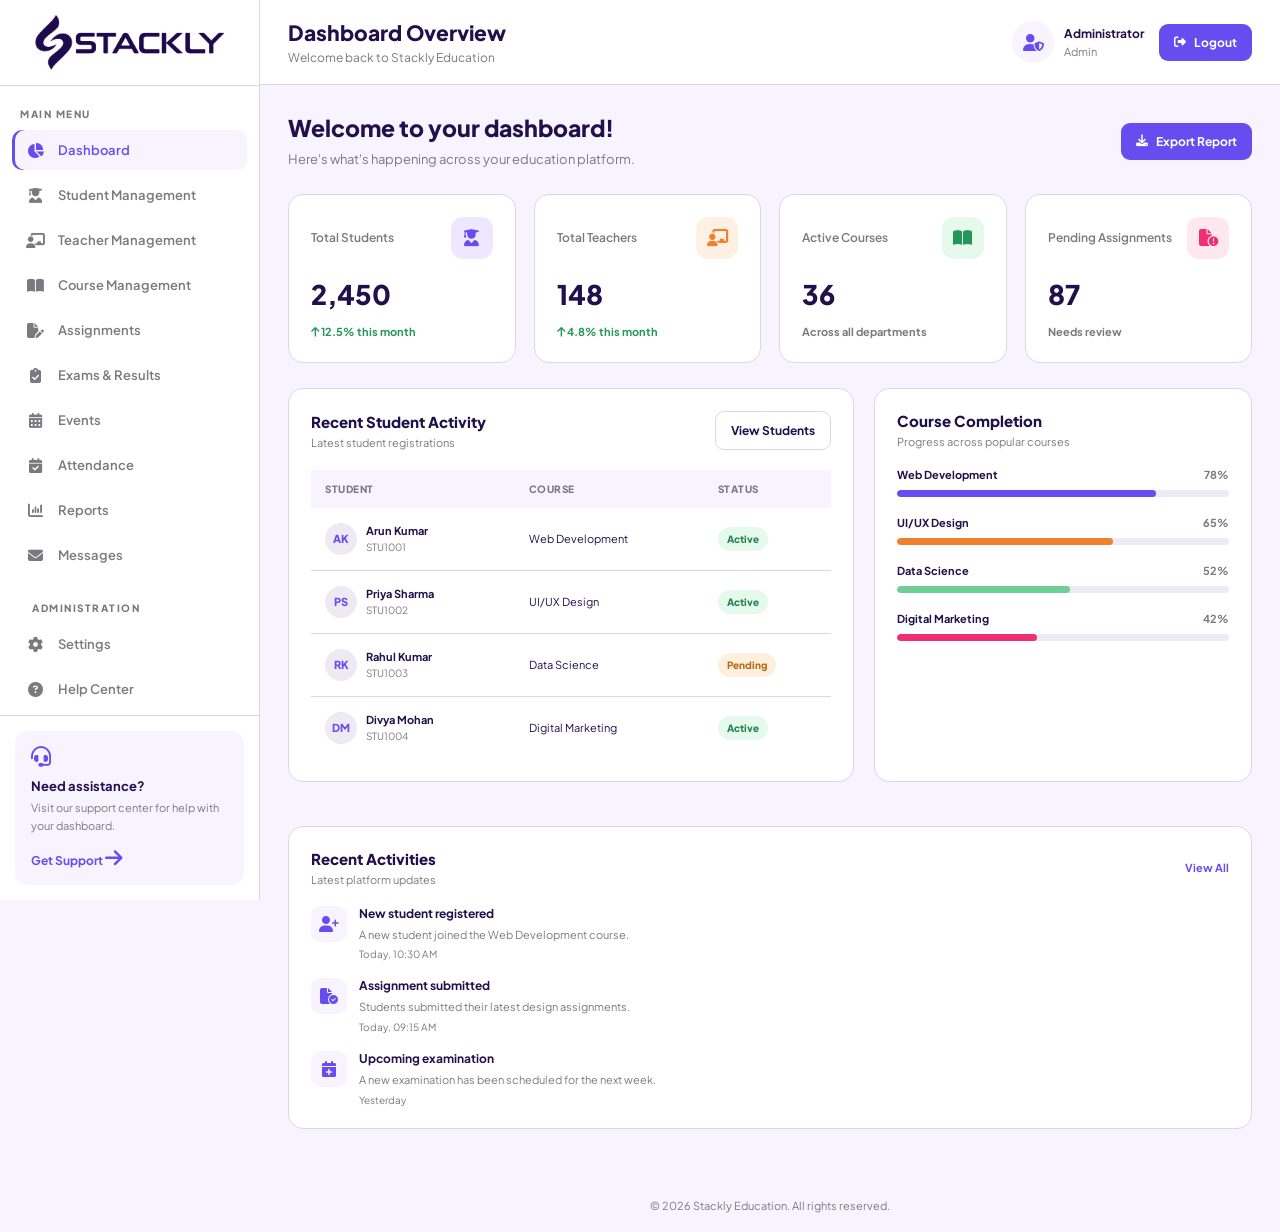
<file: admin-dashboard.html>
<!DOCTYPE html>
<html lang="en">
<head>
    <meta charset="UTF-8">
    <meta name="viewport" content="width=device-width, initial-scale=1.0">
    <title>Stackly Education | Admin Dashboard</title>

    <link href="https://fonts.googleapis.com/css2?family=Plus+Jakarta+Sans:wght@400;500;600;700;800&display=swap" rel="stylesheet">
    <link rel="stylesheet" href="https://cdnjs.cloudflare.com/ajax/libs/font-awesome/6.7.2/css/all.min.css">

    <style>
        :root {
            --font: "Plus Jakarta Sans", sans-serif;
            --text: #7B7980;
            --base: #674CEF;
            --primary: #EF802E;
            --secondary: #39D4D6;
            --pink: #EF2E73;
            --green: #6FCF97;
            --purple: #8346FC;
            --black: #20104B;
            --white: #FFFFFF;
            --white2: #EDEAF4;
            --white3: #F7F3FF;
            --border: #DBD8E6;
            --sidebar-width: 260px;
        }

        * {
            box-sizing: border-box;
            margin: 0;
            padding: 0;
        }

        body {
            font-family: var(--font);
            background: var(--white3);
            color: var(--black);
        }

        button, input, select, textarea {
            font: inherit;
        }

        button, a {
            -webkit-tap-highlight-color: transparent;
        }

        a {
            color: inherit;
            text-decoration: none;
        }

        button {
            cursor: pointer;
        }

        .sidebar {
            position: fixed;
            top: 0;
            left: 0;
            bottom: 0;
            width: var(--sidebar-width);
            background: var(--white);
            border-right: 1px solid var(--border);
            display: flex;
            flex-direction: column;
            z-index: 1000;
            transition: transform .3s ease;
        }

        .brand {
            min-height: 85px;
            display: flex;
            align-items: center;
            gap: 12px;
            padding: 20px;
            border-bottom: 1px solid var(--border);
        }

        .brand-icon {
            width: 44px;
            height: 44px;
            display: grid;
            place-items: center;
            background: var(--base);
            color: var(--white);
            border-radius: 13px;
            font-size: 22px;
        }

        .brand-name {
            font-size: 21px;
            font-weight: 800;
            color: var(--black);
        }

        .brand-name small {
            display: block;
            color: var(--base);
            font-size: 11px;
            letter-spacing: 2px;
            text-transform: uppercase;
        }

        .sidebar-label {
            padding: 22px 20px 10px;
            color: var(--text);
            font-size: 10px;
            font-weight: 800;
            letter-spacing: 1.5px;
            text-transform: uppercase;
        }

        .sidebar-nav {
            flex: 1;
            overflow-y: auto;
            padding: 0 12px 15px;
        }

        .nav-link {
            width: 100%;
            display: flex;
            align-items: center;
            gap: 13px;
            padding: 12px 14px;
            margin-bottom: 5px;
            border: 0;
            border-radius: 10px;
            background: transparent;
            color: var(--text);
            text-align: left;
            font-size: 13px;
            font-weight: 600;
            transition: .2s ease;
        }

        .nav-link i {
            width: 19px;
            text-align: center;
            font-size: 15px;
        }

        .nav-link:hover,
        .nav-link.active {
            background: var(--white3);
            color: var(--base);
        }

        .nav-link.active {
            box-shadow: inset 3px 0 var(--base);
        }

        .sidebar-bottom {
            padding: 15px;
            border-top: 1px solid var(--border);
        }

        .help-card {
            padding: 16px;
            border-radius: 13px;
            background: var(--white3);
        }

        .help-card i {
            color: var(--base);
            font-size: 20px;
        }

        .help-card h4 {
            margin: 10px 0 5px;
            font-size: 13px;
        }

        .help-card p {
            margin-bottom: 12px;
            color: var(--text);
            font-size: 11px;
            line-height: 1.7;
        }

        .help-card a {
            color: var(--base);
            font-size: 12px;
            font-weight: 700;
        }

        .main {
            min-height: 100vh;
            margin-left: var(--sidebar-width);
            transition: margin .3s ease;
        }

        /* Header: no search bar */
        .top-header {
            min-height: 85px;
            display: flex;
            align-items: center;
            justify-content: space-between;
            gap: 20px;
            padding: 15px 28px;
            background: var(--white);
            border-bottom: 1px solid var(--border);
            position: sticky;
            top: 0;
            z-index: 100;
        }

        .header-left,
        .header-right {
            display: flex;
            align-items: center;
            gap: 15px;
        }

        .header-left h1 {
            font-size: 21px;
            font-weight: 800;
            color: var(--black);
        }

        .header-left p {
            margin-top: 4px;
            color: var(--text);
            font-size: 12px;
        }

        .menu-toggle {
            display: none;
            width: 40px;
            height: 40px;
            border: 1px solid var(--border);
            border-radius: 9px;
            background: var(--white);
            color: var(--black);
            font-size: 17px;
        }

        .admin-profile {
            display: flex;
            align-items: center;
            gap: 10px;
        }

        .profile-avatar {
            width: 42px;
            height: 42px;
            display: grid;
            place-items: center;
            border-radius: 50%;
            background: var(--white3);
            color: var(--base);
            font-size: 17px;
        }

        .profile-info strong {
            display: block;
            font-size: 12px;
        }

        .profile-info small {
            display: block;
            margin-top: 4px;
            color: var(--text);
            font-size: 11px;
        }

        .logout-btn {
            display: inline-flex;
            align-items: center;
            justify-content: center;
            gap: 8px;
            padding: 11px 15px;
            border: 0;
            border-radius: 9px;
            background: var(--base);
            color: var(--white);
            font-size: 12px;
            font-weight: 700;
            transition: .2s ease;
        }

        .logout-btn:hover {
            background: var(--black);
        }

        .content {
            padding: 28px;
            max-width: 1700px;
            margin: auto;
        }

        .page-section {
            display: none;
            animation: fadeIn .25s ease;
        }

        .page-section.active {
            display: block;
        }

        @keyframes fadeIn {
            from { opacity: 0; transform: translateY(5px); }
            to { opacity: 1; transform: translateY(0); }
        }

        .welcome-row {
            display: flex;
            align-items: center;
            justify-content: space-between;
            gap: 15px;
            flex-wrap: wrap;
            margin-bottom: 24px;
        }

        .welcome-row h2 {
            font-size: 23px;
            font-weight: 800;
        }

        .welcome-row p {
            margin-top: 7px;
            color: var(--text);
            font-size: 13px;
            line-height: 1.6;
        }

        .btn {
            display: inline-flex;
            align-items: center;
            justify-content: center;
            gap: 8px;
            padding: 11px 15px;
            border: 0;
            border-radius: 9px;
            background: var(--base);
            color: var(--white);
            font-size: 12px;
            font-weight: 700;
            transition: .2s ease;
        }

        .btn:hover {
            filter: brightness(.92);
        }

        .btn-orange {
            background: var(--primary);
        }

        .btn-outline {
            background: var(--white);
            color: var(--black);
            border: 1px solid var(--border);
        }

        .btn-danger {
            background: var(--pink);
        }

        .stats-grid {
            display: grid;
            grid-template-columns: repeat(4, minmax(0, 1fr));
            gap: 18px;
            margin-bottom: 25px;
        }

        .stat-card {
            padding: 22px;
            background: var(--white);
            border: 1px solid var(--border);
            border-radius: 15px;
        }

        .stat-top {
            display: flex;
            align-items: center;
            justify-content: space-between;
            gap: 10px;
        }

        .stat-top p {
            color: var(--text);
            font-size: 12px;
            font-weight: 600;
        }

        .stat-icon {
            width: 42px;
            height: 42px;
            display: grid;
            place-items: center;
            border-radius: 12px;
            font-size: 17px;
        }

        .stat-icon.purple { color: var(--base); background: #EDE8FF; }
        .stat-icon.orange { color: var(--primary); background: #FFF0E4; }
        .stat-icon.green { color: #24965A; background: #E5F9ED; }
        .stat-icon.pink { color: var(--pink); background: #FFE7F0; }

        .stat-card h3 {
            margin: 18px 0 8px;
            font-size: 27px;
            font-weight: 800;
        }

        .stat-card .trend {
            color: #24965A;
            font-size: 11px;
            font-weight: 700;
        }

        .stat-card .trend.neutral {
            color: var(--text);
        }

        .dashboard-grid {
            display: grid;
            grid-template-columns: minmax(0, 1.5fr) minmax(270px, 1fr);
            gap: 20px;
            margin-bottom: 22px;
        }

        .panel {
            min-width: 0;
            padding: 22px;
            background: var(--white);
            border: 1px solid var(--border);
            border-radius: 15px;
            margin-bottom: 22px;
        }

        .panel-header {
            display: flex;
            align-items: center;
            justify-content: space-between;
            gap: 12px;
            flex-wrap: wrap;
            margin-bottom: 20px;
        }

        .panel-header h3 {
            font-size: 15px;
            font-weight: 800;
        }

        .panel-header p {
            margin-top: 5px;
            color: var(--text);
            font-size: 11px;
        }

        .panel-header a {
            color: var(--base);
            font-size: 11px;
            font-weight: 700;
        }

        .activity-list {
            display: flex;
            flex-direction: column;
            gap: 18px;
        }

        .activity-item {
            display: flex;
            align-items: flex-start;
            gap: 12px;
        }

        .activity-icon {
            width: 36px;
            height: 36px;
            flex-shrink: 0;
            display: grid;
            place-items: center;
            background: var(--white3);
            color: var(--base);
            border-radius: 10px;
        }

        .activity-item h4 {
            font-size: 12px;
            margin-bottom: 5px;
        }

        .activity-item p {
            color: var(--text);
            font-size: 11px;
            line-height: 1.6;
        }

        .activity-item time {
            display: block;
            margin-top: 5px;
            color: var(--text);
            font-size: 10px;
        }

        .progress-item {
            margin-bottom: 19px;
        }

        .progress-item:last-child {
            margin-bottom: 0;
        }

        .progress-info {
            display: flex;
            justify-content: space-between;
            gap: 10px;
            margin-bottom: 9px;
            font-size: 11px;
            font-weight: 700;
        }

        .progress-info span:last-child {
            color: var(--text);
        }

        .progress-track {
            height: 7px;
            overflow: hidden;
            border-radius: 10px;
            background: var(--white2);
        }

        .progress-bar {
            height: 100%;
            border-radius: 10px;
            background: var(--base);
        }

        .progress-bar.orange { background: var(--primary); }
        .progress-bar.green { background: var(--green); }
        .progress-bar.pink { background: var(--pink); }

        .toolbar {
            display: flex;
            align-items: center;
            gap: 10px;
            flex-wrap: wrap;
            margin-bottom: 18px;
        }

        .toolbar input,
        .toolbar select,
        .form-control {
            min-height: 42px;
            padding: 10px 12px;
            border: 1px solid var(--border);
            border-radius: 9px;
            background: var(--white);
            color: var(--black);
            outline: none;
            font-size: 12px;
        }

        .toolbar input {
            flex: 1;
            min-width: 170px;
        }

        .toolbar select {
            min-width: 135px;
        }

        .toolbar input:focus,
        .toolbar select:focus,
        .form-control:focus {
            border-color: var(--base);
            box-shadow: 0 0 0 3px #674cef18;
        }

        .table-wrap {
            width: 100%;
            overflow-x: auto;
        }

        table {
            width: 100%;
            border-collapse: collapse;
            white-space: nowrap;
        }

        th {
            padding: 13px 14px;
            background: var(--white3);
            color: var(--text);
            text-align: left;
            font-size: 10px;
            font-weight: 800;
            text-transform: uppercase;
            letter-spacing: .5px;
        }

        td {
            padding: 15px 14px;
            border-bottom: 1px solid var(--border);
            color: var(--black);
            font-size: 11px;
        }

        tbody tr:last-child td {
            border-bottom: 0;
        }

        tbody tr:hover {
            background: #FBFAFF;
        }

        .person-cell {
            display: flex;
            align-items: center;
            gap: 9px;
        }

        .mini-avatar {
            width: 32px;
            height: 32px;
            display: grid;
            place-items: center;
            flex-shrink: 0;
            border-radius: 50%;
            background: var(--white2);
            color: var(--base);
            font-size: 11px;
            font-weight: 800;
        }

        .person-cell strong {
            display: block;
            font-size: 11px;
        }

        .person-cell small {
            display: block;
            margin-top: 4px;
            color: var(--text);
            font-size: 10px;
        }

        .status {
            display: inline-flex;
            align-items: center;
            padding: 6px 9px;
            border-radius: 20px;
            font-size: 10px;
            font-weight: 800;
        }

        .status.active,
        .status.published,
        .status.completed,
        .status.present,
        .status.paid {
            color: #23864F;
            background: #E5F9ED;
        }

        .status.pending,
        .status.draft,
        .status.upcoming,
        .status.late {
            color: #B86A19;
            background: #FFF0DD;
        }

        .status.inactive,
        .status.absent,
        .status.overdue {
            color: #C92A5B;
            background: #FFE7F0;
        }

        .action-buttons {
            display: flex;
            gap: 7px;
        }

        .icon-btn {
            width: 30px;
            height: 30px;
            display: grid;
            place-items: center;
            border: 1px solid var(--border);
            border-radius: 7px;
            background: var(--white);
            color: var(--base);
        }

        .icon-btn:hover {
            background: var(--white3);
        }

        .icon-btn.delete {
            color: var(--pink);
        }

        .empty-state {
            padding: 25px;
            text-align: center;
            color: var(--text);
            font-size: 12px;
        }

        .cards-grid {
            display: grid;
            grid-template-columns: repeat(3, minmax(0, 1fr));
            gap: 18px;
        }

        .course-card,
        .event-card {
            padding: 20px;
            background: var(--white);
            border: 1px solid var(--border);
            border-radius: 14px;
        }

        .course-icon {
            width: 45px;
            height: 45px;
            display: grid;
            place-items: center;
            margin-bottom: 16px;
            border-radius: 12px;
            background: var(--white3);
            color: var(--base);
            font-size: 19px;
        }

        .course-card h3,
        .event-card h3 {
            margin-bottom: 8px;
            font-size: 14px;
        }

        .course-card p,
        .event-card p {
            margin-bottom: 14px;
            color: var(--text);
            font-size: 11px;
            line-height: 1.7;
        }

        .course-meta {
            display: flex;
            justify-content: space-between;
            gap: 8px;
            padding-top: 13px;
            border-top: 1px solid var(--border);
            color: var(--text);
            font-size: 10px;
        }

        .event-date {
            display: inline-block;
            margin-bottom: 14px;
            padding: 9px 11px;
            border-radius: 9px;
            background: var(--white3);
            color: var(--base);
            font-size: 11px;
            font-weight: 800;
        }

        .message-item {
            display: flex;
            align-items: flex-start;
            gap: 12px;
            padding: 15px 0;
            border-bottom: 1px solid var(--border);
        }

        .message-item:last-child {
            border-bottom: 0;
        }

        .message-content {
            flex: 1;
            min-width: 0;
        }

        .message-content h4 {
            font-size: 12px;
            margin-bottom: 5px;
        }

        .message-content p {
            color: var(--text);
            font-size: 11px;
            line-height: 1.7;
        }

        .message-content small {
            display: block;
            margin-top: 7px;
            color: var(--text);
            font-size: 10px;
        }

        .settings-grid {
            display: grid;
            grid-template-columns: repeat(2, minmax(0, 1fr));
            gap: 20px;
        }

        .settings-form {
            display: flex;
            flex-direction: column;
            gap: 15px;
        }

        .settings-form label {
            display: block;
            margin-bottom: 7px;
            font-size: 11px;
            font-weight: 700;
        }

        .settings-form input,
        .settings-form select,
        .settings-form textarea {
            width: 100%;
        }

        .settings-form textarea {
            min-height: 90px;
            resize: vertical;
        }

        .settings-note {
            color: var(--text);
            font-size: 11px;
            line-height: 1.7;
        }

        .overlay {
            display: none;
            position: fixed;
            inset: 0;
            z-index: 900;
            background: #20104B80;
        }

        .overlay.show {
            display: block;
        }

        .toast {
            position: fixed;
            right: 25px;
            bottom: 25px;
            z-index: 2000;
            max-width: calc(100% - 40px);
            padding: 14px 18px;
            border-radius: 10px;
            background: var(--black);
            color: var(--white);
            box-shadow: 0 8px 25px #20104B30;
            font-size: 12px;
            opacity: 0;
            transform: translateY(15px);
            pointer-events: none;
            transition: .25s ease;
        }

        .toast.show {
            opacity: 1;
            transform: translateY(0);
        }

        .footer {
            padding: 20px 28px;
            color: var(--text);
            text-align: center;
            font-size: 11px;
        }

        @media (max-width: 1200px) {
            .stats-grid {
                grid-template-columns: repeat(2, minmax(0, 1fr));
            }

            .cards-grid {
                grid-template-columns: repeat(2, minmax(0, 1fr));
            }
        }

        @media (max-width: 900px) {
            .sidebar {
                transform: translateX(-100%);
            }

            .sidebar.open {
                transform: translateX(0);
            }

            .main {
                margin-left: 0;
            }

            .menu-toggle {
                display: grid;
                place-items: center;
            }

            .dashboard-grid {
                grid-template-columns: 1fr;
            }

            .content {
                padding: 20px;
            }

            .top-header {
                padding: 15px 20px;
            }
        }

        @media (max-width: 600px) {
            .top-header {
                min-height: 72px;
                padding: 12px 14px;
                gap: 8px;
            }

            .header-left,
            .header-right {
                gap: 9px;
            }

            .header-left h1 {
                font-size: 16px;
            }

            .header-left p {
                font-size: 10px;
            }

            .profile-info {
                display: none;
            }

            .profile-avatar {
                width: 36px;
                height: 36px;
            }

            .logout-btn {
                padding: 10px;
                font-size: 11px;
            }

            .logout-btn span {
                display: none;
            }

            .content {
                padding: 15px;
            }

            .stats-grid,
            .cards-grid,
            .settings-grid {
                grid-template-columns: 1fr;
                gap: 12px;
            }

            .stat-card,
            .panel {
                padding: 17px;
            }

            .welcome-row h2 {
                font-size: 20px;
            }

            .welcome-row p {
                font-size: 11px;
            }

            .toolbar {
                align-items: stretch;
            }

            .toolbar input,
            .toolbar select {
                width: 100%;
                min-width: 0;
                flex: 1 1 100%;
            }

            .footer {
                padding: 18px 12px;
            }
        }

        .brand {
    display: flex;
    align-items: center;
    justify-content: center;
    min-height: 85px;
    padding: 15px 20px;
    border-bottom: 1px solid var(--border);
}

.brand-logo {
    display: block;
    width: 190px;
    max-width: 100%;
    height: 55px;
    object-fit: contain;
}

html, body {
    overflow-x: hidden;
    width: 100%;
}

    </style>
</head>

<body>
    <div class="overlay" id="overlay"></div>

    <!-- Sidebar -->
    <aside class="sidebar" id="sidebar">
      <a href="index.html" class="brand" aria-label="Stackly Education Home">
    <img src="assets/images/logo.webp"
         alt="Stackly Education Logo"
         class="brand-logo">
</a>

        <div class="sidebar-label">Main Menu</div>

        <nav class="sidebar-nav" id="sidebarNav">
            <button class="nav-link active" data-page="dashboard">
                <i class="fa-solid fa-chart-pie"></i> Dashboard
            </button>
            <button class="nav-link" data-page="students">
                <i class="fa-solid fa-user-graduate"></i> Student Management
            </button>
            <button class="nav-link" data-page="teachers">
                <i class="fa-solid fa-chalkboard-user"></i> Teacher Management
            </button>
            <button class="nav-link" data-page="courses">
                <i class="fa-solid fa-book-open"></i> Course Management
            </button>
            <button class="nav-link" data-page="assignments">
                <i class="fa-solid fa-file-pen"></i> Assignments
            </button>
            <button class="nav-link" data-page="exams">
                <i class="fa-solid fa-clipboard-check"></i> Exams & Results
            </button>
            <button class="nav-link" data-page="events">
                <i class="fa-solid fa-calendar-days"></i> Events
            </button>
            <button class="nav-link" data-page="attendance">
                <i class="fa-solid fa-calendar-check"></i> Attendance
            </button>
            <button class="nav-link" data-page="reports">
                <i class="fa-solid fa-chart-column"></i> Reports
            </button>
            <button class="nav-link" data-page="messages">
                <i class="fa-solid fa-envelope"></i> Messages
            </button>

            <div class="sidebar-label">Administration</div>

            <button class="nav-link" data-page="settings">
                <i class="fa-solid fa-gear"></i> Settings
            </button>
            <a class="nav-link" href="404.html">
                <i class="fa-solid fa-circle-question"></i> Help Center
            </a>
        </nav>

        <div class="sidebar-bottom">
            <div class="help-card">
                <i class="fa-solid fa-headset"></i>
                <h4>Need assistance?</h4>
                <p>Visit our support center for help with your dashboard.</p>
                <a href="404.html">Get Support <i class="fa-solid fa-arrow-right"></i></a>
            </div>
        </div>
    </aside>

    <!-- Main -->
    <main class="main">
        <!-- Header without search bar -->
        <header class="top-header">
            <div class="header-left">
                <button class="menu-toggle" id="menuToggle" aria-label="Toggle sidebar">
                    <i class="fa-solid fa-bars"></i>
                </button>
                <div>
                    <h1 id="pageTitle">Dashboard Overview</h1>
                    <p>Welcome back to Stackly Education</p>
                </div>
            </div>

            <div class="header-right">
                <div class="admin-profile">
                    <div class="profile-avatar">
                        <i class="fa-solid fa-user-shield"></i>
                    </div>
                    <div class="profile-info">
                        <strong>Administrator</strong>
                        <small id="headerUserEmail">Admin</small>
                    </div>
                </div>

                <button type="button" class="logout-btn" id="logoutBtn">
                    <i class="fa-solid fa-right-from-bracket"></i>
                    <span>Logout</span>
                </button>
            </div>
        </header>

        <div class="content">

            <!-- Dashboard -->
            <section class="page-section active" id="page-dashboard">
                <div class="welcome-row">
                    <div>
                        <h2>Welcome to your dashboard!</h2>
                        <p>Here's what's happening across your education platform.</p>
                    </div>
                    <a href="404.html" class="btn"><i class="fa-solid fa-download"></i> Export Report</a>
                </div>

                <div class="stats-grid">
                    <article class="stat-card">
                        <div class="stat-top">
                            <p>Total Students</p>
                            <span class="stat-icon purple"><i class="fa-solid fa-user-graduate"></i></span>
                        </div>
                        <h3>2,450</h3>
                        <span class="trend"><i class="fa-solid fa-arrow-up"></i> 12.5% this month</span>
                    </article>

                    <article class="stat-card">
                        <div class="stat-top">
                            <p>Total Teachers</p>
                            <span class="stat-icon orange"><i class="fa-solid fa-chalkboard-user"></i></span>
                        </div>
                        <h3>148</h3>
                        <span class="trend"><i class="fa-solid fa-arrow-up"></i> 4.8% this month</span>
                    </article>

                    <article class="stat-card">
                        <div class="stat-top">
                            <p>Active Courses</p>
                            <span class="stat-icon green"><i class="fa-solid fa-book-open"></i></span>
                        </div>
                        <h3>36</h3>
                        <span class="trend neutral">Across all departments</span>
                    </article>

                    <article class="stat-card">
                        <div class="stat-top">
                            <p>Pending Assignments</p>
                            <span class="stat-icon pink"><i class="fa-solid fa-file-circle-exclamation"></i></span>
                        </div>
                        <h3>87</h3>
                        <span class="trend neutral">Needs review</span>
                    </article>
                </div>

                <div class="dashboard-grid">
                    <div class="panel">
                        <div class="panel-header">
                            <div>
                                <h3>Recent Student Activity</h3>
                                <p>Latest student registrations</p>
                            </div>
                            <button class="btn btn-outline" data-goto="students">View Students</button>
                        </div>

                        <div class="table-wrap">
                            <table>
                                <thead>
                                    <tr>
                                        <th>Student</th>
                                        <th>Course</th>
                                        <th>Status</th>
                                    </tr>
                                </thead>
                                <tbody>
                                    <tr>
                                        <td><div class="person-cell"><span class="mini-avatar">AK</span><span><strong>Arun Kumar</strong><small>STU1001</small></span></div></td>
                                        <td>Web Development</td>
                                        <td><span class="status active">Active</span></td>
                                    </tr>
                                    <tr>
                                        <td><div class="person-cell"><span class="mini-avatar">PS</span><span><strong>Priya Sharma</strong><small>STU1002</small></span></div></td>
                                        <td>UI/UX Design</td>
                                        <td><span class="status active">Active</span></td>
                                    </tr>
                                    <tr>
                                        <td><div class="person-cell"><span class="mini-avatar">RK</span><span><strong>Rahul Kumar</strong><small>STU1003</small></span></div></td>
                                        <td>Data Science</td>
                                        <td><span class="status pending">Pending</span></td>
                                    </tr>
                                    <tr>
                                        <td><div class="person-cell"><span class="mini-avatar">DM</span><span><strong>Divya Mohan</strong><small>STU1004</small></span></div></td>
                                        <td>Digital Marketing</td>
                                        <td><span class="status active">Active</span></td>
                                    </tr>
                                </tbody>
                            </table>
                        </div>
                    </div>

                    <div class="panel">
                        <div class="panel-header">
                            <div>
                                <h3>Course Completion</h3>
                                <p>Progress across popular courses</p>
                            </div>
                        </div>

                        <div class="progress-item">
                            <div class="progress-info"><span>Web Development</span><span>78%</span></div>
                            <div class="progress-track"><div class="progress-bar" style="width:78%"></div></div>
                        </div>
                        <div class="progress-item">
                            <div class="progress-info"><span>UI/UX Design</span><span>65%</span></div>
                            <div class="progress-track"><div class="progress-bar orange" style="width:65%"></div></div>
                        </div>
                        <div class="progress-item">
                            <div class="progress-info"><span>Data Science</span><span>52%</span></div>
                            <div class="progress-track"><div class="progress-bar green" style="width:52%"></div></div>
                        </div>
                        <div class="progress-item">
                            <div class="progress-info"><span>Digital Marketing</span><span>42%</span></div>
                            <div class="progress-track"><div class="progress-bar pink" style="width:42%"></div></div>
                        </div>
                    </div>
                </div>

                <div class="panel">
                    <div class="panel-header">
                        <div>
                            <h3>Recent Activities</h3>
                            <p>Latest platform updates</p>
                        </div>
                        <a href="404.html">View All</a>
                    </div>

                    <div class="activity-list">
                        <div class="activity-item">
                            <span class="activity-icon"><i class="fa-solid fa-user-plus"></i></span>
                            <div><h4>New student registered</h4><p>A new student joined the Web Development course.</p><time>Today, 10:30 AM</time></div>
                        </div>
                        <div class="activity-item">
                            <span class="activity-icon"><i class="fa-solid fa-file-circle-check"></i></span>
                            <div><h4>Assignment submitted</h4><p>Students submitted their latest design assignments.</p><time>Today, 09:15 AM</time></div>
                        </div>
                        <div class="activity-item">
                            <span class="activity-icon"><i class="fa-solid fa-calendar-plus"></i></span>
                            <div><h4>Upcoming examination</h4><p>A new examination has been scheduled for the next week.</p><time>Yesterday</time></div>
                        </div>
                    </div>
                </div>
            </section>

            <!-- Students -->
            <section class="page-section" id="page-students">
                <div class="welcome-row">
                    <div><h2>Student Management</h2><p>View and manage registered students.</p></div>
                    <a href="404.html" class="btn"><i class="fa-solid fa-plus"></i> Add Student</a>
                </div>

                <div class="panel">
                    <div class="toolbar">
                        <input type="search" class="table-search" data-table="studentsTable" placeholder="Search students...">
                        <select class="table-filter" data-table="studentsTable" data-column="4">
                            <option value="">All Statuses</option>
                            <option>Active</option>
                            <option>Pending</option>
                            <option>Inactive</option>
                        </select>
                        <a href="404.html" class="btn btn-outline"><i class="fa-solid fa-download"></i> Export</a>
                    </div>

                    <div class="table-wrap">
                        <table id="studentsTable">
                            <thead><tr><th>Student</th><th>ID</th><th>Course</th><th>Joined Date</th><th>Status</th><th>Actions</th></tr></thead>
                            <tbody>
                                <tr><td><div class="person-cell"><span class="mini-avatar">AK</span><strong>Arun Kumar</strong></div></td><td>STU1001</td><td>Web Development</td><td>05 Oct 2026</td><td><span class="status active">Active</span></td><td><div class="action-buttons"><a class="icon-btn" href="404.html" aria-label="View student"><i class="fa-solid fa-eye"></i></a><a class="icon-btn" href="404.html" aria-label="Edit student"><i class="fa-solid fa-pen"></i></a></div></td></tr>
                                <tr><td><div class="person-cell"><span class="mini-avatar">PS</span><strong>Priya Sharma</strong></div></td><td>STU1002</td><td>UI/UX Design</td><td>07 Oct 2026</td><td><span class="status active">Active</span></td><td><div class="action-buttons"><a class="icon-btn" href="404.html" aria-label="View student"><i class="fa-solid fa-eye"></i></a><a class="icon-btn" href="404.html" aria-label="Edit student"><i class="fa-solid fa-pen"></i></a></div></td></tr>
                                <tr><td><div class="person-cell"><span class="mini-avatar">RK</span><strong>Rahul Kumar</strong></div></td><td>STU1003</td><td>Data Science</td><td>10 Oct 2026</td><td><span class="status pending">Pending</span></td><td><div class="action-buttons"><a class="icon-btn" href="404.html" aria-label="View student"><i class="fa-solid fa-eye"></i></a><a class="icon-btn" href="404.html" aria-label="Edit student"><i class="fa-solid fa-pen"></i></a></div></td></tr>
                                <tr><td><div class="person-cell"><span class="mini-avatar">DM</span><strong>Divya Mohan</strong></div></td><td>STU1004</td><td>Digital Marketing</td><td>12 Oct 2026</td><td><span class="status active">Active</span></td><td><div class="action-buttons"><a class="icon-btn" href="404.html" aria-label="View student"><i class="fa-solid fa-eye"></i></a><a class="icon-btn" href="404.html" aria-label="Edit student"><i class="fa-solid fa-pen"></i></a></div></td></tr>
                                <tr><td><div class="person-cell"><span class="mini-avatar">VK</span><strong>Vikram Kumar</strong></div></td><td>STU1005</td><td>Web Development</td><td>15 Oct 2026</td><td><span class="status inactive">Inactive</span></td><td><div class="action-buttons"><a class="icon-btn" href="404.html" aria-label="View student"><i class="fa-solid fa-eye"></i></a><a class="icon-btn" href="404.html" aria-label="Edit student"><i class="fa-solid fa-pen"></i></a></div></td></tr>
                            </tbody>
                        </table>
                    </div>
                </div>
            </section>

            <!-- Teachers -->
            <section class="page-section" id="page-teachers">
                <div class="welcome-row">
                    <div><h2>Teacher Management</h2><p>Manage faculty profiles and teaching assignments.</p></div>
                    <a href="404.html" class="btn"><i class="fa-solid fa-plus"></i> Add Teacher</a>
                </div>

                <div class="panel">
                    <div class="toolbar">
                        <input type="search" class="table-search" data-table="teachersTable" placeholder="Search teachers...">
                        <select class="table-filter" data-table="teachersTable" data-column="3">
                            <option value="">All Statuses</option><option>Active</option><option>Inactive</option>
                        </select>
                    </div>
                    <div class="table-wrap">
                        <table id="teachersTable">
                            <thead><tr><th>Teacher</th><th>Department</th><th>Courses</th><th>Status</th><th>Actions</th></tr></thead>
                            <tbody>
                                <tr><td><div class="person-cell"><span class="mini-avatar">SR</span><strong>Sarah Raj</strong></div></td><td>Computer Science</td><td>4</td><td><span class="status active">Active</span></td><td><div class="action-buttons"><a href="404.html" class="icon-btn" aria-label="View"><i class="fa-solid fa-eye"></i></a><a href="404.html" class="icon-btn" aria-label="Edit"><i class="fa-solid fa-pen"></i></a></div></td></tr>
                                <tr><td><div class="person-cell"><span class="mini-avatar">MK</span><strong>Manoj Kumar</strong></div></td><td>Design</td><td>3</td><td><span class="status active">Active</span></td><td><div class="action-buttons"><a href="404.html" class="icon-btn" aria-label="View"><i class="fa-solid fa-eye"></i></a><a href="404.html" class="icon-btn" aria-label="Edit"><i class="fa-solid fa-pen"></i></a></div></td></tr>
                                <tr><td><div class="person-cell"><span class="mini-avatar">AP</span><strong>Anitha Priya</strong></div></td><td>Business</td><td>2</td><td><span class="status inactive">Inactive</span></td><td><div class="action-buttons"><a href="404.html" class="icon-btn" aria-label="View"><i class="fa-solid fa-eye"></i></a><a href="404.html" class="icon-btn" aria-label="Edit"><i class="fa-solid fa-pen"></i></a></div></td></tr>
                                <tr><td><div class="person-cell"><span class="mini-avatar">RV</span><strong>Rajesh V</strong></div></td><td>Data Science</td><td>5</td><td><span class="status active">Active</span></td><td><div class="action-buttons"><a href="404.html" class="icon-btn" aria-label="View"><i class="fa-solid fa-eye"></i></a><a href="404.html" class="icon-btn" aria-label="Edit"><i class="fa-solid fa-pen"></i></a></div></td></tr>
                            </tbody>
                        </table>
                    </div>
                </div>
            </section>

            <!-- Courses -->
            <section class="page-section" id="page-courses">
                <div class="welcome-row">
                    <div><h2>Course Management</h2><p>Organize courses and monitor student enrolments.</p></div>
                    <a href="404.html" class="btn"><i class="fa-solid fa-plus"></i> Add Course</a>
                </div>

                <div class="toolbar">
                    <input type="search" id="courseSearch" placeholder="Search courses...">
                    <select id="courseStatusFilter">
                        <option value="">All Statuses</option><option>Published</option><option>Draft</option>
                    </select>
                </div>

                <div class="cards-grid" id="courseCards">
                    <article class="course-card" data-status="Published">
                        <div class="course-icon"><i class="fa-solid fa-code"></i></div>
                        <h3>Full Stack Web Development</h3>
                        <p>Learn modern frontend and backend development skills.</p>
                        <div class="course-meta"><span><i class="fa-solid fa-users"></i> 680 Students</span><span class="status published">Published</span></div>
                        <p style="margin-top:14px;margin-bottom:0"><a class="btn btn-outline" href="404.html">Manage Course</a></p>
                    </article>
                    <article class="course-card" data-status="Published">
                        <div class="course-icon"><i class="fa-solid fa-pen-ruler"></i></div>
                        <h3>UI/UX Design Fundamentals</h3>
                        <p>Understand design systems, wireframes, and prototyping.</p>
                        <div class="course-meta"><span><i class="fa-solid fa-users"></i> 420 Students</span><span class="status published">Published</span></div>
                        <p style="margin-top:14px;margin-bottom:0"><a class="btn btn-outline" href="404.html">Manage Course</a></p>
                    </article>
                    <article class="course-card" data-status="Draft">
                        <div class="course-icon"><i class="fa-solid fa-database"></i></div>
                        <h3>Data Science Essentials</h3>
                        <p>Explore data analysis, statistics, and visualization.</p>
                        <div class="course-meta"><span><i class="fa-solid fa-users"></i> 250 Students</span><span class="status draft">Draft</span></div>
                        <p style="margin-top:14px;margin-bottom:0"><a class="btn btn-outline" href="404.html">Manage Course</a></p>
                    </article>
                    <article class="course-card" data-status="Published">
                        <div class="course-icon"><i class="fa-solid fa-bullhorn"></i></div>
                        <h3>Digital Marketing</h3>
                        <p>Build skills in SEO, social media, and campaign planning.</p>
                        <div class="course-meta"><span><i class="fa-solid fa-users"></i> 310 Students</span><span class="status published">Published</span></div>
                        <p style="margin-top:14px;margin-bottom:0"><a class="btn btn-outline" href="404.html">Manage Course</a></p>
                    </article>
                    <article class="course-card" data-status="Published">
                        <div class="course-icon"><i class="fa-solid fa-shield-halved"></i></div>
                        <h3>Cybersecurity Basics</h3>
                        <p>Study security fundamentals and safe computing practices.</p>
                        <div class="course-meta"><span><i class="fa-solid fa-users"></i> 190 Students</span><span class="status published">Published</span></div>
                        <p style="margin-top:14px;margin-bottom:0"><a class="btn btn-outline" href="404.html">Manage Course</a></p>
                    </article>
                    <article class="course-card" data-status="Draft">
                        <div class="course-icon"><i class="fa-solid fa-mobile-screen-button"></i></div>
                        <h3>Mobile App Development</h3>
                        <p>Learn the fundamentals of modern mobile application design.</p>
                        <div class="course-meta"><span><i class="fa-solid fa-users"></i> 0 Students</span><span class="status draft">Draft</span></div>
                        <p style="margin-top:14px;margin-bottom:0"><a class="btn btn-outline" href="404.html">Manage Course</a></p>
                    </article>
                </div>
            </section>

            <!-- Assignments -->
            <section class="page-section" id="page-assignments">
                <div class="welcome-row">
                    <div><h2>Assignments</h2><p>Track submissions and review student work.</p></div>
                    <a href="404.html" class="btn"><i class="fa-solid fa-plus"></i> Create Assignment</a>
                </div>

                <div class="panel">
                    <div class="toolbar">
                        <input type="search" class="table-search" data-table="assignmentsTable" placeholder="Search assignments...">
                        <select class="table-filter" data-table="assignmentsTable" data-column="3">
                            <option value="">All Statuses</option><option>Pending</option><option>Completed</option><option>Overdue</option>
                        </select>
                    </div>
                    <div class="table-wrap">
                        <table id="assignmentsTable">
                            <thead><tr><th>Assignment</th><th>Course</th><th>Due Date</th><th>Status</th><th>Submissions</th><th>Action</th></tr></thead>
                            <tbody>
                                <tr><td>HTML & CSS Project</td><td>Web Development</td><td>29 Oct 2026</td><td><span class="status pending">Pending</span></td><td>45 / 60</td><td><a class="icon-btn" href="404.html" aria-label="View assignment"><i class="fa-solid fa-eye"></i></a></td></tr>
                                <tr><td>Wireframe Design</td><td>UI/UX Design</td><td>30 Oct 2026</td><td><span class="status completed">Completed</span></td><td>40 / 40</td><td><a class="icon-btn" href="404.html" aria-label="View assignment"><i class="fa-solid fa-eye"></i></a></td></tr>
                                <tr><td>Data Analysis Report</td><td>Data Science</td><td>24 Oct 2026</td><td><span class="status overdue">Overdue</span></td><td>18 / 35</td><td><a class="icon-btn" href="404.html" aria-label="View assignment"><i class="fa-solid fa-eye"></i></a></td></tr>
                                <tr><td>SEO Strategy</td><td>Digital Marketing</td><td>02 Nov 2026</td><td><span class="status pending">Pending</span></td><td>12 / 28</td><td><a class="icon-btn" href="404.html" aria-label="View assignment"><i class="fa-solid fa-eye"></i></a></td></tr>
                            </tbody>
                        </table>
                    </div>
                </div>
            </section>

            <!-- Exams -->
            <section class="page-section" id="page-exams">
                <div class="welcome-row">
                    <div><h2>Exams & Results</h2><p>Manage examinations, schedules, and results.</p></div>
                    <a href="404.html" class="btn"><i class="fa-solid fa-plus"></i> Schedule Exam</a>
                </div>

                <div class="panel">
                    <div class="toolbar">
                        <input type="search" class="table-search" data-table="examsTable" placeholder="Search examinations...">
                        <select class="table-filter" data-table="examsTable" data-column="3">
                            <option value="">All Statuses</option><option>Upcoming</option><option>Completed</option><option>Draft</option>
                        </select>
                    </div>
                    <div class="table-wrap">
                        <table id="examsTable">
                            <thead><tr><th>Examination</th><th>Course</th><th>Date</th><th>Status</th><th>Students</th><th>Action</th></tr></thead>
                            <tbody>
                                <tr><td>Frontend Development Test</td><td>Web Development</td><td>30 Oct 2026</td><td><span class="status upcoming">Upcoming</span></td><td>120</td><td><a class="icon-btn" href="404.html" aria-label="View exam"><i class="fa-solid fa-eye"></i></a></td></tr>
                                <tr><td>Design Principles Exam</td><td>UI/UX Design</td><td>20 Oct 2026</td><td><span class="status completed">Completed</span></td><td>85</td><td><a class="icon-btn" href="404.html" aria-label="View exam"><i class="fa-solid fa-eye"></i></a></td></tr>
                                <tr><td>Statistics Assessment</td><td>Data Science</td><td>05 Nov 2026</td><td><span class="status upcoming">Upcoming</span></td><td>75</td><td><a class="icon-btn" href="404.html" aria-label="View exam"><i class="fa-solid fa-eye"></i></a></td></tr>
                                <tr><td>Marketing Fundamentals</td><td>Digital Marketing</td><td>18 Oct 2026</td><td><span class="status completed">Completed</span></td><td>90</td><td><a class="icon-btn" href="404.html" aria-label="View exam"><i class="fa-solid fa-eye"></i></a></td></tr>
                            </tbody>
                        </table>
                    </div>
                </div>
            </section>

            <!-- Events -->
            <section class="page-section" id="page-events">
                <div class="welcome-row">
                    <div><h2>Events</h2><p>Manage academic events, workshops, and seminars.</p></div>
                    <a href="404.html" class="btn"><i class="fa-solid fa-plus"></i> Create Event</a>
                </div>

                <div class="toolbar">
                    <input type="search" id="eventSearch" placeholder="Search events...">
                    <a href="404.html" class="btn btn-outline"><i class="fa-solid fa-calendar-plus"></i> Event Calendar</a>
                </div>

                <div class="cards-grid" id="eventCards">
                    <article class="event-card">
                        <span class="event-date"><i class="fa-regular fa-calendar"></i> 29 OCT 2026</span>
                        <h3>Web Development Workshop</h3>
                        <p>Hands-on session covering modern frontend development techniques.</p>
                        <p><i class="fa-regular fa-clock"></i> 10:00 AM &nbsp; <i class="fa-solid fa-location-dot"></i> Main Hall</p>
                        <a href="404.html" class="btn btn-outline">View Details</a>
                    </article>
                    <article class="event-card">
                        <span class="event-date"><i class="fa-regular fa-calendar"></i> 02 NOV 2026</span>
                        <h3>Design Thinking Seminar</h3>
                        <p>Explore user-centred design methods and creative problem-solving.</p>
                        <p><i class="fa-regular fa-clock"></i> 11:30 AM &nbsp; <i class="fa-solid fa-location-dot"></i> Seminar Room</p>
                        <a href="404.html" class="btn btn-outline">View Details</a>
                    </article>
                    <article class="event-card">
                        <span class="event-date"><i class="fa-regular fa-calendar"></i> 06 NOV 2026</span>
                        <h3>Career Guidance Session</h3>
                        <p>Learn about career paths, interview preparation, and job opportunities.</p>
                        <p><i class="fa-regular fa-clock"></i> 02:00 PM &nbsp; <i class="fa-solid fa-location-dot"></i> Auditorium</p>
                        <a href="404.html" class="btn btn-outline">View Details</a>
                    </article>
                </div>
            </section>

            <!-- Attendance -->
            <section class="page-section" id="page-attendance">
                <div class="welcome-row">
                    <div><h2>Attendance</h2><p>Monitor student attendance records.</p></div>
                    <a href="404.html" class="btn"><i class="fa-solid fa-download"></i> Export Attendance</a>
                </div>

                <div class="stats-grid">
                    <article class="stat-card"><div class="stat-top"><p>Present Today</p><span class="stat-icon green"><i class="fa-solid fa-user-check"></i></span></div><h3>2,180</h3><span class="trend">89% attendance</span></article>
                    <article class="stat-card"><div class="stat-top"><p>Absent Today</p><span class="stat-icon pink"><i class="fa-solid fa-user-xmark"></i></span></div><h3>270</h3><span class="trend neutral">11% of students</span></article>
                </div>

                <div class="panel">
                    <div class="toolbar">
                        <input type="search" class="table-search" data-table="attendanceTable" placeholder="Search attendance...">
                        <select class="table-filter" data-table="attendanceTable" data-column="3">
                            <option value="">All Statuses</option><option>Present</option><option>Absent</option><option>Late</option>
                        </select>
                    </div>
                    <div class="table-wrap">
                        <table id="attendanceTable">
                            <thead><tr><th>Student</th><th>Student ID</th><th>Date</th><th>Status</th><th>Action</th></tr></thead>
                            <tbody>
                                <tr><td>Arun Kumar</td><td>STU1001</td><td>27 Oct 2026</td><td><span class="status present">Present</span></td><td><a href="404.html" class="icon-btn" aria-label="View attendance"><i class="fa-solid fa-eye"></i></a></td></tr>
                                <tr><td>Priya Sharma</td><td>STU1002</td><td>27 Oct 2026</td><td><span class="status present">Present</span></td><td><a href="404.html" class="icon-btn" aria-label="View attendance"><i class="fa-solid fa-eye"></i></a></td></tr>
                                <tr><td>Rahul Kumar</td><td>STU1003</td><td>27 Oct 2026</td><td><span class="status absent">Absent</span></td><td><a href="404.html" class="icon-btn" aria-label="View attendance"><i class="fa-solid fa-eye"></i></a></td></tr>
                                <tr><td>Divya Mohan</td><td>STU1004</td><td>27 Oct 2026</td><td><span class="status late">Late</span></td><td><a href="404.html" class="icon-btn" aria-label="View attendance"><i class="fa-solid fa-eye"></i></a></td></tr>
                            </tbody>
                        </table>
                    </div>
                </div>
            </section>

            <!-- Reports -->
            <section class="page-section" id="page-reports">
                <div class="welcome-row">
                    <div><h2>Reports & Analytics</h2><p>Review platform performance and academic statistics.</p></div>
                    <a href="404.html" class="btn"><i class="fa-solid fa-file-export"></i> Generate Report</a>
                </div>

                <div class="stats-grid">
                    <article class="stat-card"><div class="stat-top"><p>Course Completion</p><span class="stat-icon purple"><i class="fa-solid fa-graduation-cap"></i></span></div><h3>76%</h3><span class="trend">Overall completion</span></article>
                    <article class="stat-card"><div class="stat-top"><p>Student Satisfaction</p><span class="stat-icon green"><i class="fa-solid fa-face-smile"></i></span></div><h3>94%</h3><span class="trend">Based on sample data</span></article>
                    <article class="stat-card"><div class="stat-top"><p>Exam Pass Rate</p><span class="stat-icon orange"><i class="fa-solid fa-award"></i></span></div><h3>88%</h3><span class="trend">Across examinations</span></article>
                    <article class="stat-card"><div class="stat-top"><p>Active Learners</p><span class="stat-icon pink"><i class="fa-solid fa-users"></i></span></div><h3>2,180</h3><span class="trend neutral">Current period</span></article>
                </div>

                <div class="panel">
                    <div class="panel-header"><div><h3>Available Reports</h3><p>Select a report to continue.</p></div></div>
                    <div class="table-wrap">
                        <table>
                            <thead><tr><th>Report</th><th>Category</th><th>Last Updated</th><th>Action</th></tr></thead>
                            <tbody>
                                <tr><td>Student Enrolment Report</td><td>Students</td><td>27 Oct 2026</td><td><a href="404.html" class="btn btn-outline">View Report</a></td></tr>
                                <tr><td>Course Performance Report</td><td>Academics</td><td>26 Oct 2026</td><td><a href="404.html" class="btn btn-outline">View Report</a></td></tr>
                                <tr><td>Attendance Summary</td><td>Attendance</td><td>27 Oct 2026</td><td><a href="404.html" class="btn btn-outline">View Report</a></td></tr>
                                <tr><td>Examination Results</td><td>Exams</td><td>25 Oct 2026</td><td><a href="404.html" class="btn btn-outline">View Report</a></td></tr>
                            </tbody>
                        </table>
                    </div>
                </div>
            </section>

            <!-- Messages -->
            <section class="page-section" id="page-messages">
                <div class="welcome-row">
                    <div><h2>Messages</h2><p>View messages and communication requests.</p></div>
                    <a href="404.html" class="btn"><i class="fa-solid fa-pen-to-square"></i> Compose Message</a>
                </div>

                <div class="panel">
                    <div class="toolbar">
                        <input type="search" class="table-search" data-list="messageList" placeholder="Search messages...">
                        <select id="messageStatusFilter">
                            <option value="">All Messages</option><option value="unread">Unread</option><option value="read">Read</option>
                        </select>
                    </div>

                    <div id="messageList">
                        <div class="message-item" data-status="unread">
                            <span class="mini-avatar">AK</span>
                            <div class="message-content"><h4>Arun Kumar <span class="status pending">Unread</span></h4><p>Hello Admin, I need some assistance with my course assignment submission.</p><small>Today, 10:30 AM</small></div>
                            <a href="404.html" class="icon-btn" aria-label="Open message"><i class="fa-solid fa-arrow-up-right-from-square"></i></a>
                        </div>
                        <div class="message-item" data-status="read">
                            <span class="mini-avatar">PS</span>
                            <div class="message-content"><h4>Priya Sharma <span class="status active">Read</span></h4><p>Thank you for helping me with the course registration process.</p><small>Yesterday, 03:15 PM</small></div>
                            <a href="404.html" class="icon-btn" aria-label="Open message"><i class="fa-solid fa-arrow-up-right-from-square"></i></a>
                        </div>
                        <div class="message-item" data-status="unread">
                            <span class="mini-avatar">RK</span>
                            <div class="message-content"><h4>Rahul Kumar <span class="status pending">Unread</span></h4><p>Could you please share the examination schedule for next month?</p><small>Yesterday, 11:45 AM</small></div>
                            <a href="404.html" class="icon-btn" aria-label="Open message"><i class="fa-solid fa-arrow-up-right-from-square"></i></a>
                        </div>
                    </div>
                </div>
            </section>

            <!-- Settings -->
            <section class="page-section" id="page-settings">
                <div class="welcome-row">
                    <div><h2>Settings</h2><p>Manage your dashboard preferences and account details.</p></div>
                </div>

                <div class="settings-grid">
                    <div class="panel">
                        <div class="panel-header"><div><h3>Administrator Profile</h3><p>Basic account information</p></div></div>
                        <form class="settings-form" id="profileForm">
                            <div><label for="adminName">Full Name</label><input class="form-control" id="adminName" value="Administrator" required></div>
                            <div><label for="adminEmail">Email Address</label><input class="form-control" id="adminEmail" type="email" placeholder="admin@example.com" required></div>
                            <div><label for="adminRole">Role</label><input class="form-control" id="adminRole" value="Administrator" readonly></div>
                            <button class="btn" type="submit">Save Profile</button>
                        </form>
                    </div>

                    <div class="panel">
                        <div class="panel-header"><div><h3>Dashboard Preferences</h3><p>General configuration</p></div></div>
                        <form class="settings-form" id="preferencesForm">
                            <div><label for="language">Language</label><select class="form-control" id="language"><option>English</option><option>Tamil</option></select></div>
                            <div><label for="timezone">Timezone</label><select class="form-control" id="timezone"><option>Asia/Kolkata (IST)</option><option>UTC</option></select></div>
                            <div><label for="notifications">Email Notifications</label><select class="form-control" id="notifications"><option>Enabled</option><option>Disabled</option></select></div>
                            <button class="btn" type="submit">Save Preferences</button>
                        </form>
                    </div>

                    <div class="panel">
                        <div class="panel-header"><div><h3>Session Information</h3><p>Current login details</p></div></div>
                        <p class="settings-note">Logged-in email: <strong id="settingsEmail">Not available</strong></p>
                        <p class="settings-note" style="margin-top:12px">Login time: <strong id="loginTime">Not available</strong></p>
                        <p class="settings-note" style="margin-top:12px">This dashboard uses browser session storage for demo login details.</p>
                        <button type="button" class="btn btn-danger" id="settingsLogout" style="margin-top:18px"><i class="fa-solid fa-right-from-bracket"></i> Logout</button>
                    </div>

                    <div class="panel">
                        <div class="panel-header"><div><h3>Support</h3><p>Need help with your dashboard?</p></div></div>
                        <p class="settings-note">For account assistance and additional settings, visit the support page.</p>
                        <a href="404.html" class="btn btn-outline" style="margin-top:18px">Open Help Center</a>
                    </div>
                </div>
            </section>

        </div>

        <footer class="footer">
            © 2026 Stackly Education. All rights reserved.
        </footer>
    </main>

    <div class="toast" id="toast" role="status" aria-live="polite"></div>

    <script>
        document.addEventListener("DOMContentLoaded", function () {
            const sidebar = document.getElementById("sidebar");
            const overlay = document.getElementById("overlay");
            const menuToggle = document.getElementById("menuToggle");
            const logoutBtn = document.getElementById("logoutBtn");
            const settingsLogout = document.getElementById("settingsLogout");
            const pageTitle = document.getElementById("pageTitle");
            const toast = document.getElementById("toast");

            const pageTitles = {
                dashboard: "Dashboard Overview",
                students: "Student Management",
                teachers: "Teacher Management",
                courses: "Course Management",
                assignments: "Assignments",
                exams: "Exams & Results",
                events: "Events",
                attendance: "Attendance Management",
                reports: "Reports & Analytics",
                messages: "Messages",
                settings: "Settings"
            };

            let toastTimeout;

            function showToast(message) {
                toast.textContent = message;
                toast.classList.add("show");
                clearTimeout(toastTimeout);
                toastTimeout = setTimeout(() => {
                    toast.classList.remove("show");
                }, 2800);
            }

            function closeSidebar() {
                sidebar.classList.remove("open");
                overlay.classList.remove("show");
            }

            menuToggle.addEventListener("click", function () {
                sidebar.classList.toggle("open");
                overlay.classList.toggle("show");
            });

            overlay.addEventListener("click", closeSidebar);

            // Sidebar navigation
            document.querySelectorAll(".nav-link[data-page]").forEach(function (link) {
                link.addEventListener("click", function () {
                    const page = this.dataset.page;

                    document.querySelectorAll(".nav-link[data-page]").forEach(item => {
                        item.classList.remove("active");
                    });

                    this.classList.add("active");

                    document.querySelectorAll(".page-section").forEach(section => {
                        section.classList.remove("active");
                    });

                    const targetPage = document.getElementById("page-" + page);

                    if (targetPage) {
                        targetPage.classList.add("active");
                        pageTitle.textContent = pageTitles[page] || "Dashboard";
                    }

                    closeSidebar();
                    window.scrollTo({ top: 0, behavior: "smooth" });
                });
            });

            // Dashboard shortcuts
            document.querySelectorAll("[data-goto]").forEach(function (button) {
                button.addEventListener("click", function () {
                    const target = this.dataset.goto;
                    const navLink = document.querySelector('.nav-link[data-page="' + target + '"]');
                    if (navLink) navLink.click();
                });
            });

            // Read the login details saved by login.html
            let loginData = null;

            try {
                const savedLogin = sessionStorage.getItem("stacklyLogin");
                if (savedLogin) loginData = JSON.parse(savedLogin);
            } catch (error) {
                loginData = null;
            }

            const userEmail = loginData && loginData.email
                ? loginData.email
                : "Admin";

            document.getElementById("headerUserEmail").textContent = userEmail;
            document.getElementById("settingsEmail").textContent = userEmail;
            document.getElementById("adminEmail").value =
                userEmail === "Admin" ? "" : userEmail;

            if (loginData && loginData.loginTime) {
                const parsedDate = new Date(loginData.loginTime);
                document.getElementById("loginTime").textContent =
                    isNaN(parsedDate.getTime())
                        ? loginData.loginTime
                        : parsedDate.toLocaleString();
            }

            // Logout functionality
            function logout() {

                sessionStorage.removeItem("stacklyLogin");
                window.location.replace("login.html");
            }

            logoutBtn.addEventListener("click", logout);
            settingsLogout.addEventListener("click", logout);

            // Generic table search
            document.querySelectorAll(".table-search").forEach(function (input) {
                input.addEventListener("input", function () {
                    const tableId = this.dataset.table;
                    const listId = this.dataset.list;
                    const query = this.value.trim().toLowerCase();

                    if (tableId) {
                        const table = document.getElementById(tableId);
                        if (!table) return;

                        table.querySelectorAll("tbody tr").forEach(function (row) {
                            row.style.display = row.textContent.toLowerCase().includes(query)
                                ? ""
                                : "none";
                        });
                    }

                    if (listId) {
                        const list = document.getElementById(listId);
                        if (!list) return;

                        list.querySelectorAll(".message-item").forEach(function (item) {
                            item.style.display = item.textContent.toLowerCase().includes(query)
                                ? "flex"
                                : "none";
                        });
                    }
                });
            });

            // Generic table status filters
            document.querySelectorAll(".table-filter").forEach(function (select) {
                select.addEventListener("change", function () {
                    const table = document.getElementById(this.dataset.table);
                    if (!table) return;

                    const columnIndex = Number(this.dataset.column);
                    const filterValue = this.value.trim().toLowerCase();

                    table.querySelectorAll("tbody tr").forEach(function (row) {
                        const cell = row.cells[columnIndex];
                        const cellText = cell ? cell.textContent.trim().toLowerCase() : "";

                        row.style.display = !filterValue || cellText.includes(filterValue)
                            ? ""
                            : "none";
                    });
                });
            });

            // Course search and status filter
            function filterCourses() {
                const query = document.getElementById("courseSearch").value.toLowerCase().trim();
                const status = document.getElementById("courseStatusFilter").value;

                document.querySelectorAll("#courseCards .course-card").forEach(function (card) {
                    const matchesQuery = card.textContent.toLowerCase().includes(query);
                    const matchesStatus = !status || card.dataset.status === status;
                    card.style.display = matchesQuery && matchesStatus ? "" : "none";
                });
            }

            document.getElementById("courseSearch").addEventListener("input", filterCourses);
            document.getElementById("courseStatusFilter").addEventListener("change", filterCourses);

            // Event search
            document.getElementById("eventSearch").addEventListener("input", function () {
                const query = this.value.toLowerCase().trim();

                document.querySelectorAll("#eventCards .event-card").forEach(function (card) {
                    card.style.display = card.textContent.toLowerCase().includes(query)
                        ? ""
                        : "none";
                });
            });

            // Message status filter
            document.getElementById("messageStatusFilter").addEventListener("change", function () {
                const selectedStatus = this.value;

                document.querySelectorAll("#messageList .message-item").forEach(function (item) {
                    item.style.display = !selectedStatus || item.dataset.status === selectedStatus
                        ? "flex"
                        : "none";
                });
            });

            // Demo profile form
            document.getElementById("profileForm").addEventListener("submit", function (event) {
                event.preventDefault();

                const email = document.getElementById("adminEmail").value.trim();

                if (!email) {
                    showToast("Please enter an email address.");
                    return;
                }

                document.getElementById("headerUserEmail").textContent = email;
                document.getElementById("settingsEmail").textContent = email;

                if (loginData) {
                    loginData.email = email;
                    sessionStorage.setItem("stacklyLogin", JSON.stringify(loginData));
                }

                showToast("Profile updated for this demo session.");
            });

            // Demo preferences form
            document.getElementById("preferencesForm").addEventListener("submit", function (event) {
                event.preventDefault();
                showToast("Preferences saved for this demo session.");
            });
        });
    </script>
</body>
</html>
</file>
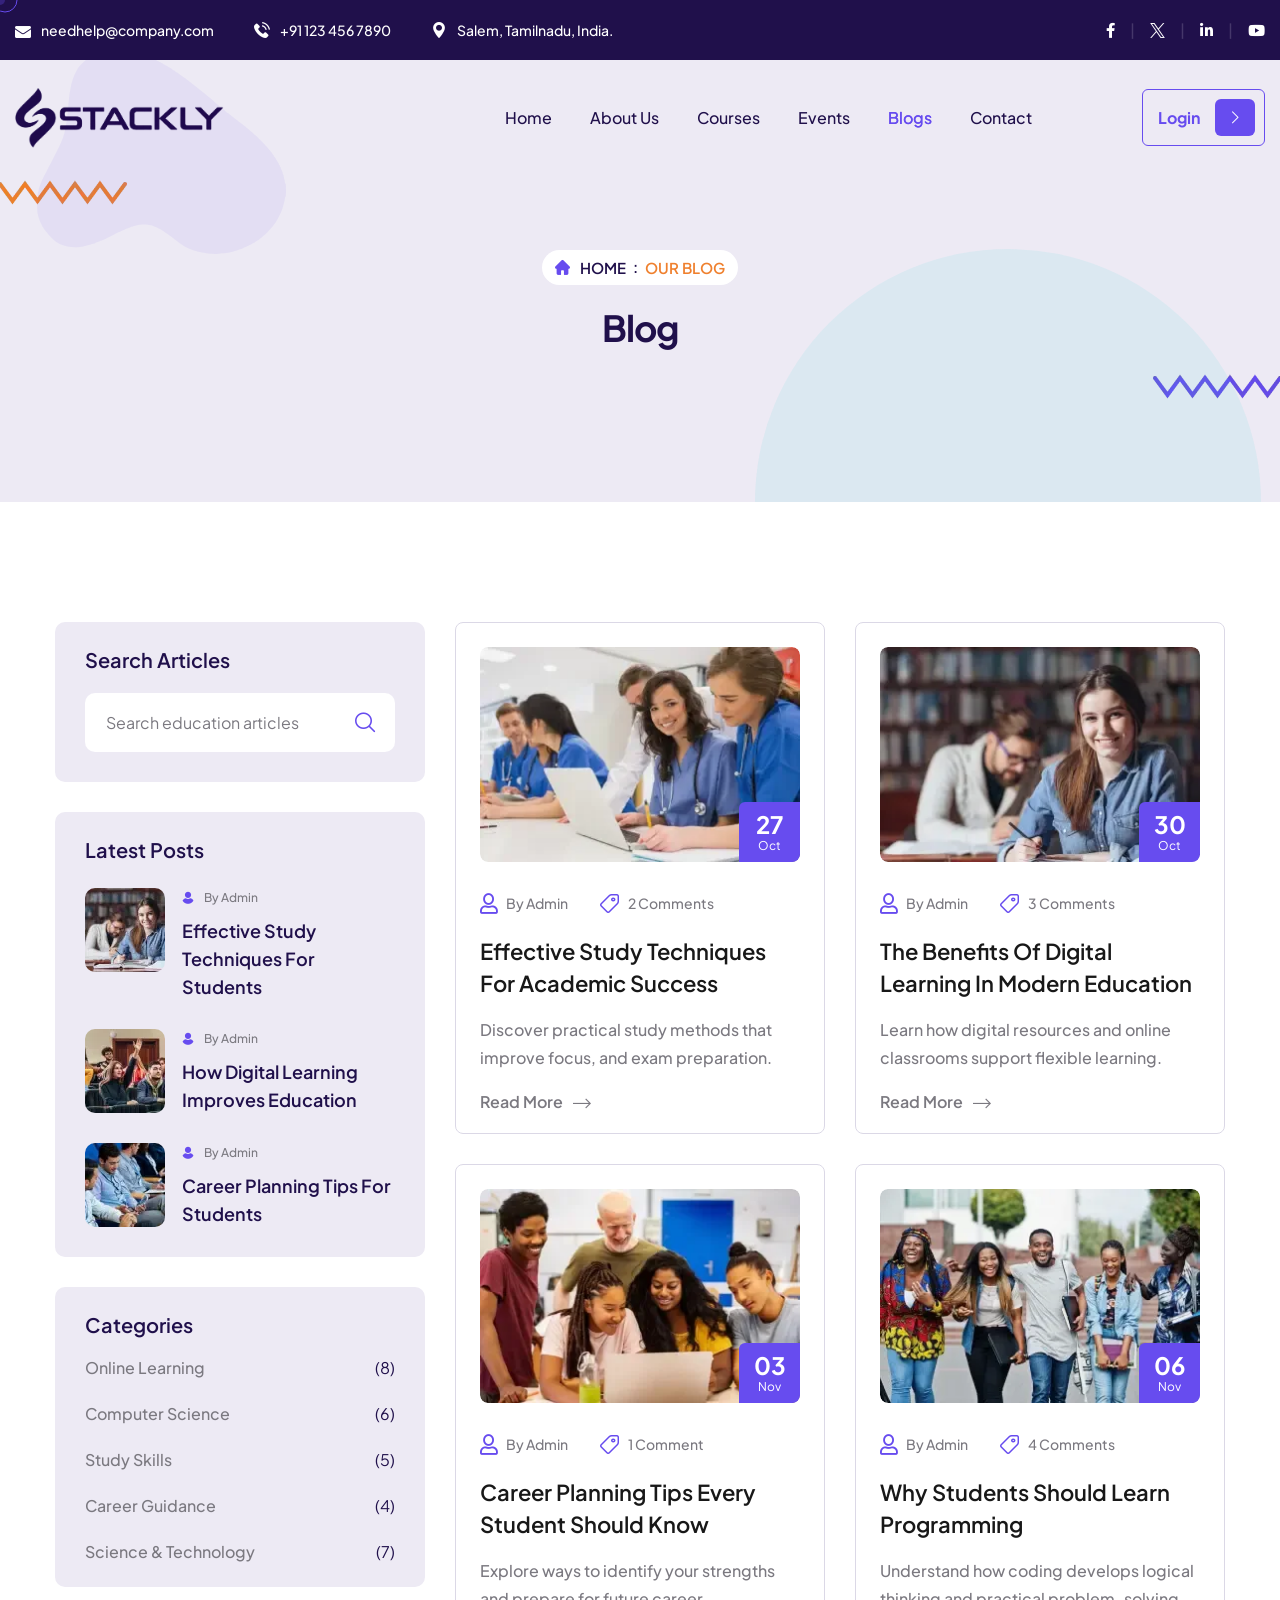
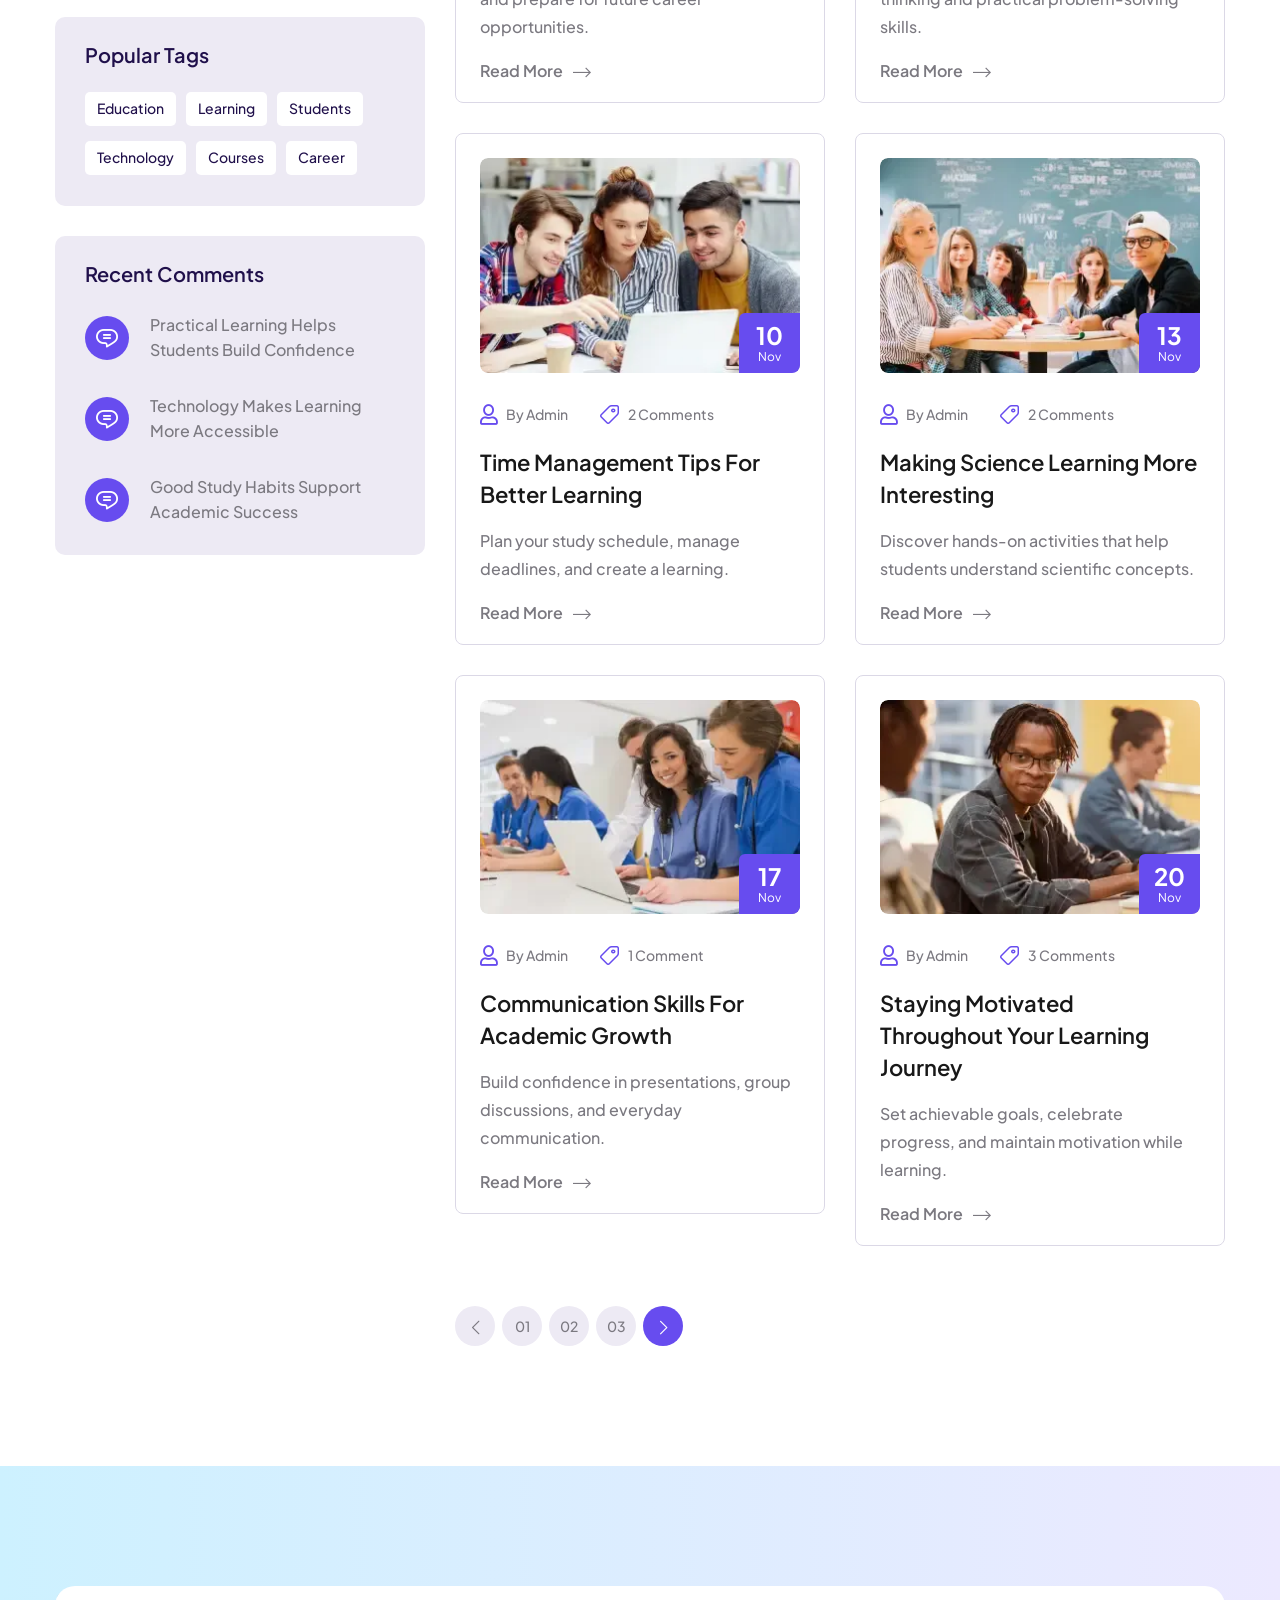
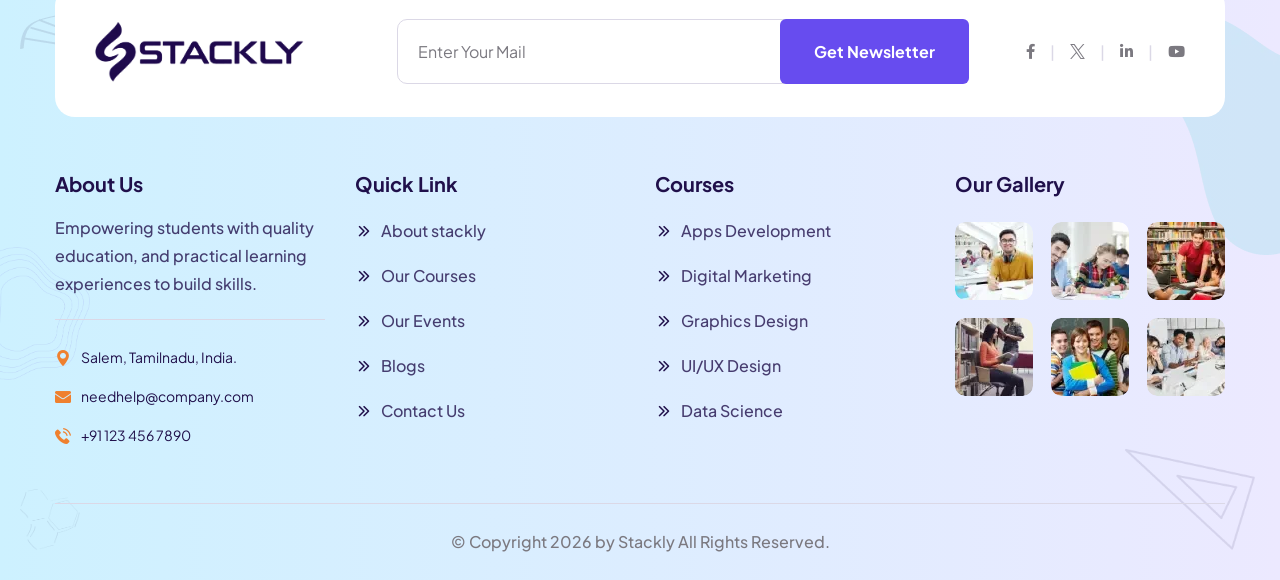
<file: blog.html>
<!DOCTYPE html>
<html lang="en">

<head>
    <meta charset="UTF-8" />
    <meta name="viewport" content="width=device-width, initial-scale=1.0" />
    <title>Stackly || Education</title>

    <!-- fonts -->
    <link rel="preconnect" href="https://fonts.googleapis.com">
    <link rel="preconnect" href="https://fonts.gstatic.com" crossorigin>
    <link href="https://fonts.googleapis.com/css2?family=Alex+Brush&family=Cormorant:ital,wght@0,400;0,500;0,600;0,700;1,400;1,500;1,600;1,700&family=Plus+Jakarta+Sans:ital,wght@0,300;0,400;0,500;0,600;0,700;0,800;1,300;1,400;1,500;1,600;1,700;1,800&display=swap" rel="stylesheet">

    <link rel="stylesheet" href="assets/vendors/bootstrap/css/bootstrap.min.css" />
    <link rel="stylesheet" href="assets/vendors/bootstrap-select/bootstrap-select.min.css" />
    <link rel="stylesheet" href="assets/vendors/animate/animate.min.css" />
    <link rel="stylesheet" href="assets/vendors/fontawesome/css/all.min.css" />
    <link rel="stylesheet" href="assets/vendors/jquery-ui/jquery-ui.css" />
    <link rel="stylesheet" href="assets/vendors/jarallax/jarallax.css" />
    <link rel="stylesheet" href="assets/vendors/nouislider/nouislider.min.css" />
    <link rel="stylesheet" href="assets/vendors/nouislider/nouislider.pips.css" />
    <link rel="stylesheet" href="assets/vendors/tiny-slider/tiny-slider.css" />
    <link rel="stylesheet" href="assets/vendors/stackly-icons/style.css" />
    <link rel="stylesheet" href="assets/vendors/owl-carousel/css/owl.carousel.min.css" />
    <link rel="stylesheet" href="assets/vendors/owl-carousel/css/owl.theme.default.min.css" />

    <!-- template styles -->
    <link rel="stylesheet" href="assets/css/style.css" />
</head>

<body class="custom-cursor">

    <div class="custom-cursor__cursor"></div>
    <div class="custom-cursor__cursor-two"></div>

    <!-- Preloader Start -->
<div class="preloader">
    <div class="preloader__icon">
        <i class="fas fa-graduation-cap"></i>
    </div>
</div>
    <!-- /.preloader -->
    <div class="page-wrapper">
        <div class="home-main-header">
            <div class="topbar">
                <div class="container-fluid">
                    <div class="topbar__inner">
                        <ul class="list-unstyled topbar__info">
                            <li>
                                <span class="topbar__info__icon topbar__info__icon--email">
                                    <i class="icon-email"></i>
                                </span>
                                <a>needhelp@company.com</a>
                            </li>
                            <li>
                                <span class="topbar__info__icon">
                                    <i class="icon-telephone"></i>
                                </span>
                                <a>+91 123 456 7890</a>
                            </li>
                            <li>
                                <span class="topbar__info__icon">
                                    <i class="icon-location"></i>
                                </span>
                                <a>Salem, Tamilnadu, India.</a>
                            </li>
                        </ul><!-- /.list-unstyled topbar__info -->
                        <div class="topbar__social social-links">
                            <a href="404.html">
                                <i class="fab fa-facebook-f" aria-hidden="true"></i>
                                <span class="sr-only">Facebook</span>
                            </a>
                            <a href="404.html">
                                <i class="icon-twitter" aria-hidden="true"></i>
                                <span class="sr-only">Twitter</span>
                            </a>
                            <a href="404.html">
                                <i class="fab fa-linkedin-in" aria-hidden="true"></i>
                                <span class="sr-only">Linkedin</span>
                            </a>
                            <a href="404.html">
                                <i class="fab fa-youtube" aria-hidden="true"></i>
                                <span class="sr-only">Youtube</span>
                            </a>
                        </div><!-- /.topbar__social social-links -->
                    </div><!-- /.topbar__inner -->
                </div><!-- /.container-fluid -->
            </div><!-- /.topbar -->

            <header class="main-header sticky-header sticky-header--normal">
                <div class="container-fluid">
                    <div class="main-header__inner">
                        <div class="main-header__logo logo-retina">
                            <a href="index.html">
                                <img src="assets/images/logo.webp" alt="stackly HTML" width="209">
                            </a>
                        </div><!-- /.main-header__logo -->
                        <div class="main-header__right">
                            <nav class="main-header__nav main-menu">
                                <ul class="main-menu__list">
                                    <li>
                                        <a href="index.html">Home</a>
                                    </li>

                                    <li>
                                        <a href="about.html">About Us</a>
                                    </li>

                                    <li>
                                        <a href="courses.html">Courses</a>
                                    </li>

                                    <li>
                                        <a href="events.html">Events</a>
                                    </li>

                                     <li>
                                        <a href="blog.html">Blogs</a>
                                    </li>
                                    <li>
                                        <a href="contact.html">Contact</a>
                                    </li>
                                </ul>
                            </nav><!-- /.main-header__nav -->
                            <div class="mobile-nav__btn mobile-nav__toggler">
                                <span></span>
                                <span></span>
                                <span></span>
                            </div><!-- /.mobile-nav__toggler -->
                            <a href="login.html" class="main-header__btn stackly-btn stackly-btn--border">
                                <span>Login</span>
                                <span class="stackly-btn__icon">
                                    <span class="stackly-btn__icon__inner"><i class="icon-right-arrow"></i></span>
                                </span>
                            </a><!-- /.main-header__btn stackly-btn -->
                        </div><!-- /.main-header__right -->
                    </div><!-- /.main-header__inner -->
                </div><!-- /.container-fluid -->
            </header><!-- /.main-header -->
        </div><!-- /.home-main-header -->

        <section class="page-header">
            <div class="container">
                <div class="page-header__content">
                    <ul class="stackly-breadcrumb list-unstyled">
                        <li><span class="stackly-breadcrumb__icon"><i class="icon-home"></i></span><a href="index.html">Home</a></li>
                        <li><span>Our Blog</span></li>
                    </ul><!-- /.stackly-breadcrumb list-unstyled -->
                    <h2 class="page-header__title">Blog</h2>
                </div><!-- /.page-header__content -->
            </div><!-- /.container -->
            <img src="assets/images/shapes/page-header-shape-1.webp" alt="shape" class="page-header__shape-one">
            <img src="assets/images/shapes/page-header-shape-2.webp" alt="shape" class="page-header__shape-two">
            <div class="page-header__shape-three"></div><!-- /.page-header__shape-three -->
            <div class="page-header__shape-four"></div><!-- /.page-header__shape-four -->
        </section><!-- /.page-header -->

      <!-- Education Blog Section Start -->
<section class="blog-page blog-page--grid blog-page--sidebar section-space">
    <div class="container">
        <div class="row gutter-y-60">

            <!-- Sidebar -->
            <div class="col-lg-4">
                <div class="sidebar">
                    <aside class="widget-area">

                        <!-- Search -->
                        <div class="sidebar__form sidebar__single">
                            <h4 class="sidebar__title sidebar__form__title">Search Articles</h4>
                            <form action="404.html" method="get" class="sidebar__search">
                                <input type="text" name="search" placeholder="Search education articles">
                                <button type="submit" aria-label="Search articles" class="sidebar__search__icon">
                                    <i class="icon-search"></i>
                                </button>
                            </form>
                        </div>

                        <!-- Latest Posts -->
                        <div class="sidebar__posts-wrapper sidebar__single">
                            <h4 class="sidebar__title sidebar__posts-title">Latest Posts</h4>
                            <ul class="sidebar__posts list-unstyled">

                                <li class="sidebar__posts__item">
                                    <a href="404.html" class="sidebar__posts__image">
                                        <img src="assets/images/blog/blog-lp-1-1.webp" alt="Effective study techniques">
                                    </a>
                                    <div class="sidebar__posts__content">
                                        <div class="sidebar__posts__meta">
                                            <a href="404.html">
                                                <span class="sidebar__posts__meta__icon">
                                                    <i class="icon-user"></i>
                                                </span>
                                                By Admin
                                            </a>
                                        </div>
                                        <h4 class="sidebar__posts__title">
                                            <a href="404.html">Effective Study Techniques for Students</a>
                                        </h4>
                                    </div>
                                </li>

                                <li class="sidebar__posts__item">
                                    <a href="404.html" class="sidebar__posts__image">
                                        <img src="assets/images/blog/blog-lp-1-2.webp" alt="Digital learning">
                                    </a>
                                    <div class="sidebar__posts__content">
                                        <div class="sidebar__posts__meta">
                                            <a href="404.html">
                                                <span class="sidebar__posts__meta__icon">
                                                    <i class="icon-user"></i>
                                                </span>
                                                By Admin
                                            </a>
                                        </div>
                                        <h4 class="sidebar__posts__title">
                                            <a href="404.html">How Digital Learning Improves Education</a>
                                        </h4>
                                    </div>
                                </li>

                                <li class="sidebar__posts__item">
                                    <a href="404.html" class="sidebar__posts__image">
                                        <img src="assets/images/blog/blog-lp-1-3.webp" alt="Career planning">
                                    </a>
                                    <div class="sidebar__posts__content">
                                        <div class="sidebar__posts__meta">
                                            <a href="404.html">
                                                <span class="sidebar__posts__meta__icon">
                                                    <i class="icon-user"></i>
                                                </span>
                                                By Admin
                                            </a>
                                        </div>
                                        <h4 class="sidebar__posts__title">
                                            <a href="404.html">Career Planning Tips for Students</a>
                                        </h4>
                                    </div>
                                </li>

                            </ul>
                        </div>

                        <!-- Categories -->
                        <div class="sidebar__categories-wrapper sidebar__single">
                            <h4 class="sidebar__title">Categories</h4>
                            <ul class="sidebar__categories list-unstyled">
                                <li><a href="404.html">Online Learning <span>(8)</span></a></li>
                                <li><a href="404.html">Computer Science <span>(6)</span></a></li>
                                <li><a href="404.html">Study Skills <span>(5)</span></a></li>
                                <li><a href="404.html">Career Guidance <span>(4)</span></a></li>
                                <li><a href="404.html">Science & Technology <span>(7)</span></a></li>
                            </ul>
                        </div>

                        <!-- Tags -->
                        <div class="sidebar__tags-wrapper sidebar__single">
                            <h4 class="sidebar__title">Popular Tags</h4>
                            <div class="sidebar__tags">
                                <a href="404.html">Education</a>
                                <a href="404.html">Learning</a>
                                <a href="404.html">Students</a>
                                <a href="404.html">Technology</a>
                                <a href="404.html">Courses</a>
                                <a href="404.html">Career</a>
                            </div>
                        </div>

                        <!-- Comments -->
                        <div class="sidebar__comments-wrapper sidebar__single">
                            <h4 class="sidebar__title">Recent Comments</h4>
                            <ul class="sidebar__comments list-unstyled">
                                <li>
                                    <span class="sidebar__comments__icon">
                                        <i class="icon-speech-bubble"></i>
                                    </span>
                                    <h6 class="sidebar__comments__title">
                                        <a href="404.html">Practical Learning Helps Students Build Confidence</a>
                                    </h6>
                                </li>
                                <li>
                                    <span class="sidebar__comments__icon">
                                        <i class="icon-speech-bubble"></i>
                                    </span>
                                    <h6 class="sidebar__comments__title">
                                        <a href="404.html">Technology Makes Learning More Accessible</a>
                                    </h6>
                                </li>
                                <li>
                                    <span class="sidebar__comments__icon">
                                        <i class="icon-speech-bubble"></i>
                                    </span>
                                    <h6 class="sidebar__comments__title">
                                        <a href="404.html">Good Study Habits Support Academic Success</a>
                                    </h6>
                                </li>
                            </ul>
                        </div>

                    </aside>
                </div>
            </div>

            <!-- Blog Cards -->
            <div class="col-lg-8">
                <div class="row gutter-y-30">

                    <!-- Blog 1 -->
                    <div class="col-md-6">
                        <div class="blog-card wow fadeInUp" data-wow-duration="1500ms">
                            <div class="blog-card__image">
                                <img src="assets/images/blog/blog-1-1.webp" alt="Effective study techniques">
                                <a href="404.html" class="blog-card__image__link">
                                    <span class="sr-only">Effective Study Techniques for Academic Success</span>
                                </a>
                                <a href="404.html" class="blog-card__date">
                                    <span class="blog-card__date__day">27</span>
                                    <span class="blog-card__date__month">Oct</span>
                                </a>
                            </div>
                            <div class="blog-card__content">
                                <ul class="list-unstyled blog-card__meta">
                                    <li>
                                        <a href="404.html">
                                            <span class="blog-card__meta__icon"><i class="far fa-user"></i></span>
                                            By Admin
                                        </a>
                                    </li>
                                    <li>
                                        <a href="404.html">
                                            <span class="blog-card__meta__icon"><i class="icon-comments"></i></span>
                                            2 Comments
                                        </a>
                                    </li>
                                </ul>
                                <h3 class="blog-card__title">
                                    <a href="404.html">Effective Study Techniques for Academic Success</a>
                                </h3>
                                <p>Discover practical study methods that improve focus, and exam preparation.</p>
                                <a href="404.html" class="blog-card__link">
                                    Read More
                                    <span class="blog-card__link__icon">
                                        <span class="blog-card__link__icon__inner"><i class="icon-arrow-right"></i></span>
                                    </span>
                                </a>
                            </div>
                        </div>
                    </div>

                    <!-- Blog 2 -->
                    <div class="col-md-6">
                        <div class="blog-card wow fadeInUp" data-wow-duration="1500ms" data-wow-delay="100ms">
                            <div class="blog-card__image">
                                <img src="assets/images/blog/blog-1-2.webp" alt="Digital learning tools">
                                <a href="404.html" class="blog-card__image__link">
                                    <span class="sr-only">The Benefits of Digital Learning</span>
                                </a>
                                <a href="404.html" class="blog-card__date">
                                    <span class="blog-card__date__day">30</span>
                                    <span class="blog-card__date__month">Oct</span>
                                </a>
                            </div>
                            <div class="blog-card__content">
                                <ul class="list-unstyled blog-card__meta">
                                    <li><a href="404.html"><span class="blog-card__meta__icon"><i class="far fa-user"></i></span> By Admin</a></li>
                                    <li><a href="404.html"><span class="blog-card__meta__icon"><i class="icon-comments"></i></span> 3 Comments</a></li>
                                </ul>
                                <h3 class="blog-card__title">
                                    <a href="404.html">The Benefits of Digital Learning in Modern Education</a>
                                </h3>
                                <p>Learn how digital resources and online classrooms support flexible learning.</p>
                                <a href="404.html" class="blog-card__link">Read More <span class="blog-card__link__icon"><span class="blog-card__link__icon__inner"><i class="icon-arrow-right"></i></span></span></a>
                            </div>
                        </div>
                    </div>

                    <!-- Blog 3 -->
                    <div class="col-md-6">
                        <div class="blog-card wow fadeInUp" data-wow-duration="1500ms">
                            <div class="blog-card__image">
                                <img src="assets/images/blog/blog-1-3.webp" alt="Career guidance for students">
                                <a href="404.html" class="blog-card__image__link">
                                    <span class="sr-only">Career Planning Tips for Students</span>
                                </a>
                                <a href="404.html" class="blog-card__date">
                                    <span class="blog-card__date__day">03</span>
                                    <span class="blog-card__date__month">Nov</span>
                                </a>
                            </div>
                            <div class="blog-card__content">
                                <ul class="list-unstyled blog-card__meta">
                                    <li><a href="404.html"><span class="blog-card__meta__icon"><i class="far fa-user"></i></span> By Admin</a></li>
                                    <li><a href="404.html"><span class="blog-card__meta__icon"><i class="icon-comments"></i></span> 1 Comment</a></li>
                                </ul>
                                <h3 class="blog-card__title">
                                    <a href="404.html">Career Planning Tips Every Student Should Know</a>
                                </h3>
                                <p>Explore ways to identify your strengths and prepare for future career opportunities.</p>
                                <a href="404.html" class="blog-card__link">Read More <span class="blog-card__link__icon"><span class="blog-card__link__icon__inner"><i class="icon-arrow-right"></i></span></span></a>
                            </div>
                        </div>
                    </div>

                    <!-- Blog 4 -->
                    <div class="col-md-6">
                        <div class="blog-card wow fadeInUp" data-wow-duration="1500ms" data-wow-delay="100ms">
                            <div class="blog-card__image">
                                <img src="assets/images/blog/blog-1-4.webp" alt="Programming education">
                                <a href="404.html" class="blog-card__image__link">
                                    <span class="sr-only">Why Students Should Learn Programming</span>
                                </a>
                                <a href="404.html" class="blog-card__date">
                                    <span class="blog-card__date__day">06</span>
                                    <span class="blog-card__date__month">Nov</span>
                                </a>
                            </div>
                            <div class="blog-card__content">
                                <ul class="list-unstyled blog-card__meta">
                                    <li><a href="404.html"><span class="blog-card__meta__icon"><i class="far fa-user"></i></span> By Admin</a></li>
                                    <li><a href="404.html"><span class="blog-card__meta__icon"><i class="icon-comments"></i></span> 4 Comments</a></li>
                                </ul>
                                <h3 class="blog-card__title">
                                    <a href="404.html">Why Students Should Learn Programming</a>
                                </h3>
                                <p>Understand how coding develops logical thinking and practical problem-solving skills.</p>
                                <a href="404.html" class="blog-card__link">Read More <span class="blog-card__link__icon"><span class="blog-card__link__icon__inner"><i class="icon-arrow-right"></i></span></span></a>
                            </div>
                        </div>
                    </div>

                    <!-- Blog 5 -->
                    <div class="col-md-6">
                        <div class="blog-card wow fadeInUp" data-wow-duration="1500ms">
                            <div class="blog-card__image">
                                <img src="assets/images/blog/blog-1-5.webp" alt="Time management for students">
                                <a href="404.html" class="blog-card__image__link">
                                    <span class="sr-only">Time Management Tips for Better Learning</span>
                                </a>
                                <a href="404.html" class="blog-card__date">
                                    <span class="blog-card__date__day">10</span>
                                    <span class="blog-card__date__month">Nov</span>
                                </a>
                            </div>
                            <div class="blog-card__content">
                                <ul class="list-unstyled blog-card__meta">
                                    <li><a href="404.html"><span class="blog-card__meta__icon"><i class="far fa-user"></i></span> By Admin</a></li>
                                    <li><a href="404.html"><span class="blog-card__meta__icon"><i class="icon-comments"></i></span> 2 Comments</a></li>
                                </ul>
                                <h3 class="blog-card__title">
                                    <a href="404.html">Time Management Tips for Better Learning</a>
                                </h3>
                                <p>Plan your study schedule, manage deadlines, and create a learning.</p>
                                <a href="404.html" class="blog-card__link">Read More <span class="blog-card__link__icon"><span class="blog-card__link__icon__inner"><i class="icon-arrow-right"></i></span></span></a>
                            </div>
                        </div>
                    </div>

                    <!-- Blog 6 -->
                    <div class="col-md-6">
                        <div class="blog-card wow fadeInUp" data-wow-duration="1500ms" data-wow-delay="100ms">
                            <div class="blog-card__image">
                                <img src="assets/images/blog/blog-1-6.webp" alt="Science education">
                                <a href="404.html" class="blog-card__image__link">
                                    <span class="sr-only">Making Science Learning More Interesting</span>
                                </a>
                                <a href="404.html" class="blog-card__date">
                                    <span class="blog-card__date__day">13</span>
                                    <span class="blog-card__date__month">Nov</span>
                                </a>
                            </div>
                            <div class="blog-card__content">
                                <ul class="list-unstyled blog-card__meta">
                                    <li><a href="404.html"><span class="blog-card__meta__icon"><i class="far fa-user"></i></span> By Admin</a></li>
                                    <li><a href="404.html"><span class="blog-card__meta__icon"><i class="icon-comments"></i></span> 2 Comments</a></li>
                                </ul>
                                <h3 class="blog-card__title">
                                    <a href="404.html">Making Science Learning More Interesting</a>
                                </h3>
                                <p>Discover hands-on activities that help students understand scientific concepts.</p>
                                <a href="404.html" class="blog-card__link">Read More <span class="blog-card__link__icon"><span class="blog-card__link__icon__inner"><i class="icon-arrow-right"></i></span></span></a>
                            </div>
                        </div>
                    </div>

                    <!-- Blog 7 -->
                    <div class="col-md-6">
                        <div class="blog-card wow fadeInUp" data-wow-duration="1500ms">
                            <div class="blog-card__image">
                                <img src="assets/images/blog/blog-1-7.webp" alt="Communication skills">
                                <a href="404.html" class="blog-card__image__link">
                                    <span class="sr-only">Communication Skills for Academic Growth</span>
                                </a>
                                <a href="404.html" class="blog-card__date">
                                    <span class="blog-card__date__day">17</span>
                                    <span class="blog-card__date__month">Nov</span>
                                </a>
                            </div>
                            <div class="blog-card__content">
                                <ul class="list-unstyled blog-card__meta">
                                    <li><a href="404.html"><span class="blog-card__meta__icon"><i class="far fa-user"></i></span> By Admin</a></li>
                                    <li><a href="404.html"><span class="blog-card__meta__icon"><i class="icon-comments"></i></span> 1 Comment</a></li>
                                </ul>
                                <h3 class="blog-card__title">
                                    <a href="404.html">Communication Skills for Academic Growth</a>
                                </h3>
                                <p>Build confidence in presentations, group discussions, and everyday communication.</p>
                                <a href="404.html" class="blog-card__link">Read More <span class="blog-card__link__icon"><span class="blog-card__link__icon__inner"><i class="icon-arrow-right"></i></span></span></a>
                            </div>
                        </div>
                    </div>

                    <!-- Blog 8 -->
                    <div class="col-md-6">
                        <div class="blog-card wow fadeInUp" data-wow-duration="1500ms" data-wow-delay="100ms">
                            <div class="blog-card__image">
                                <img src="assets/images/blog/blog-1-8.webp" alt="Student motivation">
                                <a href="404.html" class="blog-card__image__link">
                                    <span class="sr-only">Staying Motivated Throughout Your Learning Journey</span>
                                </a>
                                <a href="404.html" class="blog-card__date">
                                    <span class="blog-card__date__day">20</span>
                                    <span class="blog-card__date__month">Nov</span>
                                </a>
                            </div>
                            <div class="blog-card__content">
                                <ul class="list-unstyled blog-card__meta">
                                    <li><a href="404.html"><span class="blog-card__meta__icon"><i class="far fa-user"></i></span> By Admin</a></li>
                                    <li><a href="404.html"><span class="blog-card__meta__icon"><i class="icon-comments"></i></span> 3 Comments</a></li>
                                </ul>
                                <h3 class="blog-card__title">
                                    <a href="404.html">Staying Motivated Throughout Your Learning Journey</a>
                                </h3>
                                <p>Set achievable goals, celebrate progress, and maintain motivation while learning.</p>
                                <a href="404.html" class="blog-card__link">Read More <span class="blog-card__link__icon"><span class="blog-card__link__icon__inner"><i class="icon-arrow-right"></i></span></span></a>
                            </div>
                        </div>
                    </div>

                    <!-- Pagination -->
                    <div class="col-12">
                        <ul class="post-pagination">
                            <li>
                                <a href="404.html" aria-label="Previous page">
                                    <span class="post-pagination__icon"><i class="icon-left-arrow"></i></span>
                                </a>
                            </li>
                            <li><a href="404.html">01</a></li>
                            <li><a href="404.html">02</a></li>
                            <li><a href="404.html">03</a></li>
                            <li class="active">
                                <a href="404.html" aria-label="Next page">
                                    <span class="post-pagination__icon"><i class="icon-right-arrow"></i></span>
                                </a>
                            </li>
                        </ul>
                    </div>

                </div>
            </div>

        </div>
    </div>
</section>
<!-- Education Blog Section End -->

       <footer class="main-footer section-space-top">
            <div class="container">
                <div class="main-footer__top">
                    <a href="index.html" class="main-footer__logo">
                        <img src="assets/images/logo.webp" width="209" alt="stackly HTML Template">
                    </a><!-- /.main-footer__logo -->
                    <div class="main-footer__top__inner">
                        <div class="main-footer__newsletter">
                           <form action="#" data-url="MAILCHIMP_FORM_URL" class="main-footer__newsletter__form mc-form" id="newsletterForm">
    <input type="text" name="EMAIL" placeholder="Enter Your Mail" id="newsletterEmail">
    <button type="submit" class="stackly-btn">
        <span>Get newsletter</span>
    </button>
</form>

<script>
document.getElementById("newsletterForm").addEventListener("submit", function (e) {
    e.preventDefault();

    const emailInput = document.getElementById("newsletterEmail");
    const email = emailInput.value.trim();

    if (email === "" || !/^[^\s@]+@[^\s@]+\.[^\s@]+$/.test(email)) {
        emailInput.setCustomValidity("Please enter a valid email address.");
        emailInput.reportValidity();
        return;
    }

    emailInput.setCustomValidity("");
    window.location.href = "404.html";
});

document.getElementById("newsletterEmail").addEventListener("input", function () {
    this.setCustomValidity("");
});
</script><!-- /.main-footer__newsletter__form mc-form -->
                            <div class="mc-form__response"></div><!-- /.mc-form__response -->
                        </div><!-- /.main-footer__newsletter -->
                        <div class="main-footer__social social-links">
                            <a href="404.html">
                                <i class="fab fa-facebook-f" aria-hidden="true"></i>
                                <span class="sr-only">Facebook</span>
                            </a>
                            <a href="404.html">
                                <i class="icon-twitter" aria-hidden="true"></i>
                                <span class="sr-only">Twitter</span>
                            </a>
                            <a href="404.html">
                                <i class="fab fa-linkedin-in" aria-hidden="true"></i>
                                <span class="sr-only">Linkedin</span>
                            </a>
                            <a href="404.html">
                                <i class="fab fa-youtube" aria-hidden="true"></i>
                                <span class="sr-only">Youtube</span>
                            </a>
                        </div><!-- /.main-footer__social social-links -->
                    </div><!-- /.main-footer__top__inner -->
                </div><!-- /.main-footer__top -->
                <div class="row gutter-y-40">
                    <div class="col-xl-3 col-lg-4 wow fadeInUp" data-wow-duration="1500ms" data-wow-delay="00ms">
                        <div class="footer-widget footer-widget--about">
                            <h2 class="footer-widget__title">About Us</h2><!-- /.footer-widget__title -->
                            <p class="footer-widget__about-text"> Empowering students with quality education, and practical learning experiences to build skills.</p><!-- /.footer-widget__about-text -->
                            <ul class="footer-widget__info">
                                <li>
                                    <span class="footer-widget__info__icon"><i class="icon-location"></i></span>
                                    <a>Salem, Tamilnadu, India.</a>
                                </li>
                                <li>
                                    <span class="footer-widget__info__icon"><i class="icon-email"></i></span>
                                    <a>needhelp@company.com</a>
                                </li>
                                <li>
                                    <span class="footer-widget__info__icon"><i class="icon-telephone"></i></span>
                                    <a>+91 123 456 7890</a>
                                </li>
                            </ul><!-- /.footer-widget__info -->
                        </div><!-- /.footer-widget -->
                    </div><!-- /.col-xl-3 col-lg-4 -->
                    <div class="col-xl-3 col-md-4 col-sm-6 wow fadeInUp" data-wow-duration="1500ms" data-wow-delay="100ms">
                        <div class="footer-widget footer-widget--links">
                            <h2 class="footer-widget__title">Quick Link</h2><!-- /.footer-widget__title -->
                            <ul class="list-unstyled footer-widget__links">
                                <li>
                                    <a href="about.html">
                                        <span class="footer-widget__links__icon">
                                            <i class="icon-double-arrow"></i>
                                        </span>
                                        About stackly
                                    </a>
                                </li>
                                <li>
                                    <a href="courses.html">
                                        <span class="footer-widget__links__icon">
                                            <i class="icon-double-arrow"></i>
                                        </span>
                                        Our Courses
                                    </a>
                                </li>
                                <li>
                                    <a href="events.html">
                                        <span class="footer-widget__links__icon">
                                            <i class="icon-double-arrow"></i>
                                        </span>
                                        Our Events
                                    </a>
                                </li>
                                <li>
                                    <a href="blog.html">
                                        <span class="footer-widget__links__icon">
                                            <i class="icon-double-arrow"></i>
                                        </span>
                                        Blogs
                                    </a>
                                </li>
                                <li>
                                    <a href="contact.html">
                                        <span class="footer-widget__links__icon">
                                            <i class="icon-double-arrow"></i>
                                        </span>
                                        Contact Us
                                    </a>
                                </li>
                            </ul><!-- /.list-unstyled footer-widget__links -->
                        </div><!-- /.footer-widget -->
                    </div><!-- /.col-xl-3 col-md-4 col-sm-6 -->
                    <div class="col-xl-3 col-md-4 col-sm-6 wow fadeInUp" data-wow-duration="1500ms" data-wow-delay="200ms">
                        <div class="footer-widget footer-widget--links">
                            <h2 class="footer-widget__title">Courses</h2><!-- /.footer-widget__title -->
                            <ul class="list-unstyled footer-widget__links">
                                <li>
                                    <a href="404.html">
                                        <span class="footer-widget__links__icon">
                                            <i class="icon-double-arrow"></i>
                                        </span>
                                        Apps Development
                                    </a>
                                </li>
                                <li>
                                    <a href="404.html">
                                        <span class="footer-widget__links__icon">
                                            <i class="icon-double-arrow"></i>
                                        </span>
                                        Digital Marketing
                                    </a>
                                </li>
                                <li>
                                    <a href="404.html">
                                        <span class="footer-widget__links__icon">
                                            <i class="icon-double-arrow"></i>
                                        </span>
                                        Graphics Design
                                    </a>
                                </li>
                                <li>
                                    <a href="404.html">
                                        <span class="footer-widget__links__icon">
                                            <i class="icon-double-arrow"></i>
                                        </span>
                                        UI/UX Design
                                    </a>
                                </li>
                                <li>
                                    <a href="404.html">
                                        <span class="footer-widget__links__icon">
                                            <i class="icon-double-arrow"></i>
                                        </span>
                                        Data Science
                                    </a>
                                </li>
                            </ul><!-- /.list-unstyled footer-widget__links -->
                        </div><!-- /.footer-widget -->
                    </div><!-- /.col-xl-3 col-md-4 col-sm-6 -->
                    <div class="col-xl-3 col-md-4 wow fadeInUp" data-wow-duration="1500ms" data-wow-delay="300ms">
                        <div class="footer-widget footer-widget--gallery">
                            <h2 class="footer-widget__title">Our Gallery</h2><!-- /.footer-widget__title -->
                            <div class="footer-widget__gallery">
                                <a href="404.html" class="footer-widget__gallery__link">
                                    <img src="assets/images/gallery/footer-widget-gallery-1.webp" alt="footer-widget-gallery">
                                    <span class="footer-widget__gallery__icon icon-plus"></span>
                                </a><!-- /.footer-widget__gallery__link -->
                                <a href="404.html" class="footer-widget__gallery__link">
                                    <img src="assets/images/gallery/footer-widget-gallery-2.webp" alt="footer-widget-gallery">
                                    <span class="footer-widget__gallery__icon icon-plus"></span>
                                </a><!-- /.footer-widget__gallery__link -->
                                <a href="404.html" class="footer-widget__gallery__link">
                                    <img src="assets/images/gallery/footer-widget-gallery-3.webp" alt="footer-widget-gallery">
                                    <span class="footer-widget__gallery__icon icon-plus"></span>
                                </a><!-- /.footer-widget__gallery__link -->
                                <a href="404.html" class="footer-widget__gallery__link">
                                    <img src="assets/images/gallery/footer-widget-gallery-4.webp" alt="footer-widget-gallery">
                                    <span class="footer-widget__gallery__icon icon-plus"></span>
                                </a><!-- /.footer-widget__gallery__link -->
                                <a href="404.html" class="footer-widget__gallery__link">
                                    <img src="assets/images/gallery/footer-widget-gallery-5.webp" alt="footer-widget-gallery">
                                    <span class="footer-widget__gallery__icon icon-plus"></span>
                                </a><!-- /.footer-widget__gallery__link -->
                                <a href="404.html" class="footer-widget__gallery__link">
                                    <img src="assets/images/gallery/footer-widget-gallery-6.webp" alt="footer-widget-gallery">
                                    <span class="footer-widget__gallery__icon icon-plus"></span>
                                </a><!-- /.footer-widget__gallery__link -->
                            </div><!-- /.footer-widget__gallery -->
                        </div><!-- /.footer-widget -->
                    </div><!-- /.col-xl-3 col-md-4 -->
                </div><!-- /.row gutter-y-40 -->
            </div><!-- /.container -->
            <div class="main-footer__bottom">
                <div class="container">
                    <div class="main-footer__bottom__inner">
                        <p class="main-footer__copyright">
                            &copy; Copyright <span class="dynamic-year"></span> by Stackly All Rights Reserved.
                        </p>
                    </div><!-- /.main-footer__inner -->
                </div><!-- /.container -->
            </div><!-- /.main-footer__bottom -->
            <img src="assets/images/shapes/footer-shape-1.webp" alt="shape" class="main-footer__shape-one">
            <img src="assets/images/shapes/footer-shape-2.webp" alt="shape" class="main-footer__shape-two">
            <img src="assets/images/shapes/footer-shape-3.webp" alt="shape" class="main-footer__shape-three">
            <img src="assets/images/shapes/footer-shape-4.webp" alt="shape" class="main-footer__shape-four">
            <img src="assets/images/shapes/footer-shape-5.webp" alt="shape" class="main-footer__shape-five">
        </footer><!-- /.main-footer section-space-top -->

    </div><!-- /.page-wrapper -->

   <!-- Mobile Navigation -->
<div class="mobile-nav__wrapper">
    <div class="mobile-nav__overlay mobile-nav__toggler"></div>

    <div class="mobile-nav__content">
        <span class="mobile-nav__close mobile-nav__toggler">
            <i class="icon-close"></i>
        </span>

        <!-- Logo -->
        <div class="logo-box logo-retina">
            <a href="index.html" aria-label="Stackly home">
                <img src="assets/images/logo2.webp"
                     width="209"
                     alt="Stackly Logo">
            </a>
        </div>

        <!-- Navigation links are copied from the desktop menu by the template JavaScript -->
        <div class="mobile-nav__container"></div>

        <!-- Login Button -->
        <div class="mobile-nav__login">
            <a href="login.html" class="stackly-btn">
                <span>Login</span>
                <span class="stackly-btn__icon">
                    <span class="stackly-btn__icon__inner">
                        <i class="icon-right-arrow"></i>
                    </span>
                </span>
            </a>
        </div>

        <!-- Contact Details -->
        <ul class="mobile-nav__contact list-unstyled">
            <li>
                <span class="mobile-nav__contact__icon">
                    <i class="fa fa-envelope"></i>
                </span>
                <a>
                    needhelp@company.com
                </a>
            </li>

            <li>
                <span class="mobile-nav__contact__icon">
                    <i class="fa fa-phone-alt"></i>
                </span>
                <a>
                    +91 123 456 7890
                </a>
            </li>
        </ul>

        <!-- Social Links -->
        <div class="mobile-nav__social social-links-two">
            <a href="404.html" aria-label="Facebook">
                <span class="social-links-two__icon">
                    <i class="fab fa-facebook-f"></i>
                </span>
            </a>

            <a href="404.html" aria-label="Twitter">
                <span class="social-links-two__icon">
                    <i class="fab fa-twitter"></i>
                </span>
            </a>

            <a href="404.html" aria-label="Instagram">
                <span class="social-links-two__icon">
                    <i class="fab fa-instagram"></i>
                </span>
            </a>

            <a href="404.html" aria-label="YouTube">
                <span class="social-links-two__icon">
                    <i class="fab fa-youtube"></i>
                </span>
            </a>
        </div>
    </div>
</div>

    <a href="#" data-target="html" class="scroll-to-target scroll-to-top">
        <span class="scroll-to-top__text">back top</span>
        <span class="scroll-to-top__wrapper"><span class="scroll-to-top__inner"></span></span>
    </a>

    <script src="assets/vendors/jquery/jquery-3.7.0.min.js"></script>
    <script src="assets/vendors/bootstrap/js/bootstrap.bundle.min.js"></script>
    <script src="assets/vendors/bootstrap-select/bootstrap-select.min.js"></script>
    <script src="assets/vendors/jarallax/jarallax.min.js"></script>
    <script src="assets/vendors/jquery-ui/jquery-ui.js"></script>
    <script src="assets/vendors/jquery-ajaxchimp/jquery.ajaxchimp.min.js"></script>
    <script src="assets/vendors/jquery-appear/jquery.appear.min.js"></script>
    <script src="assets/vendors/jquery-circle-progress/jquery.circle-progress.min.js"></script>
    <script src="assets/vendors/jquery-magnific-popup/jquery.magnific-popup.min.js"></script>
    <script src="assets/vendors/jquery-validate/jquery.validate.min.js"></script>
    <script src="assets/vendors/nouislider/nouislider.min.js"></script>
    <script src="assets/vendors/tiny-slider/tiny-slider.js"></script>
    <script src="assets/vendors/wnumb/wNumb.min.js"></script>
    <script src="assets/vendors/owl-carousel/js/owl.carousel.min.js"></script>
    <script src="assets/vendors/owl-carousel/js/owlcarousel2-filter.min.js"></script>
    <script src="assets/vendors/owl-carousel/js/owlcarousel2-progressbar.js"></script>
    <script src="assets/vendors/wow/wow.js"></script>
    <script src="assets/vendors/imagesloaded/imagesloaded.min.js"></script>
    <script src="assets/vendors/isotope/isotope.js"></script>
    <script src="assets/vendors/countdown/countdown.min.js"></script>
    <script src="assets/vendors/jquery-circleType/jquery.circleType.js"></script>
    <script src="assets/vendors/jquery-lettering/jquery.lettering.min.js"></script>
    <!-- template js -->
    <script src="assets/js/script.js"></script>
</body>

</html>
</file>
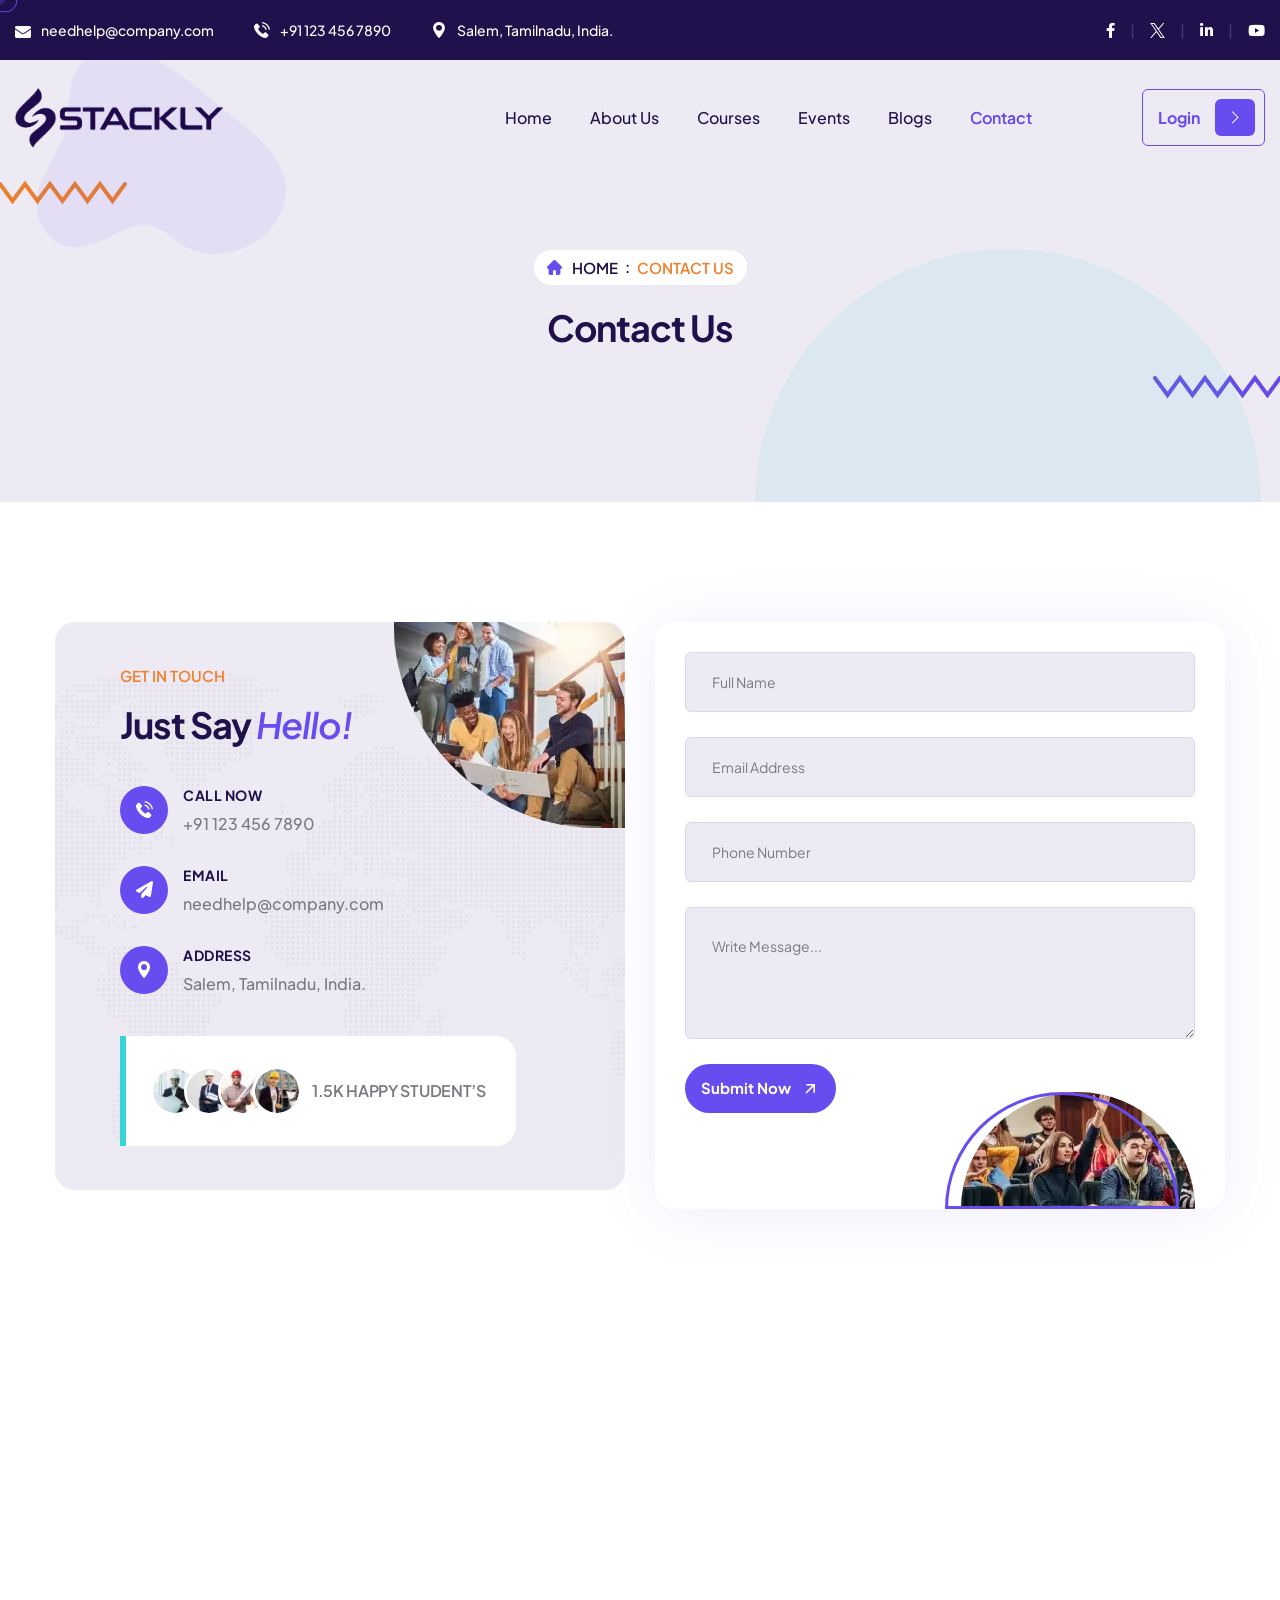
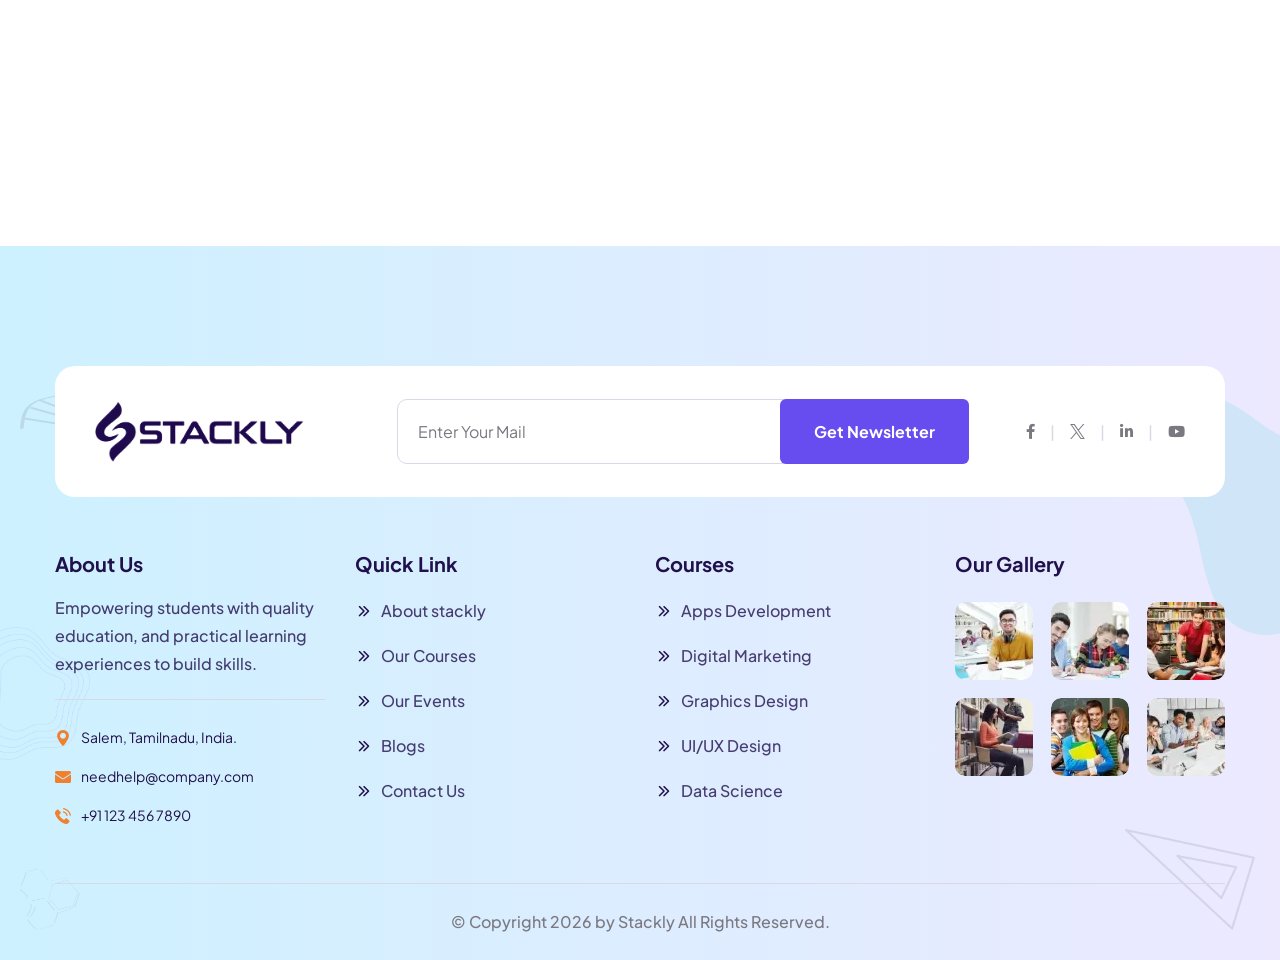
<file: contact.html>
<!DOCTYPE html>
<html lang="en">

<head>
    <meta charset="UTF-8" />
    <meta name="viewport" content="width=device-width, initial-scale=1.0" />
    <title>Stackly || Education</title>

    <!-- fonts -->
    <link rel="preconnect" href="https://fonts.googleapis.com">
    <link rel="preconnect" href="https://fonts.gstatic.com" crossorigin>
    <link href="https://fonts.googleapis.com/css2?family=Alex+Brush&family=Cormorant:ital,wght@0,400;0,500;0,600;0,700;1,400;1,500;1,600;1,700&family=Plus+Jakarta+Sans:ital,wght@0,300;0,400;0,500;0,600;0,700;0,800;1,300;1,400;1,500;1,600;1,700;1,800&display=swap" rel="stylesheet">

    <link rel="stylesheet" href="assets/vendors/bootstrap/css/bootstrap.min.css" />
    <link rel="stylesheet" href="assets/vendors/bootstrap-select/bootstrap-select.min.css" />
    <link rel="stylesheet" href="assets/vendors/animate/animate.min.css" />
    <link rel="stylesheet" href="assets/vendors/fontawesome/css/all.min.css" />
    <link rel="stylesheet" href="assets/vendors/jquery-ui/jquery-ui.css" />
    <link rel="stylesheet" href="assets/vendors/jarallax/jarallax.css" />
    <link rel="stylesheet" href="assets/vendors/nouislider/nouislider.min.css" />
    <link rel="stylesheet" href="assets/vendors/nouislider/nouislider.pips.css" />
    <link rel="stylesheet" href="assets/vendors/tiny-slider/tiny-slider.css" />
    <link rel="stylesheet" href="assets/vendors/stackly-icons/style.css" />
    <link rel="stylesheet" href="assets/vendors/owl-carousel/css/owl.carousel.min.css" />
    <link rel="stylesheet" href="assets/vendors/owl-carousel/css/owl.theme.default.min.css" />

    <!-- template styles -->
    <link rel="stylesheet" href="assets/css/style.css" />
</head>

<body class="custom-cursor">

    <div class="custom-cursor__cursor"></div>
    <div class="custom-cursor__cursor-two"></div>

    <!-- Preloader Start -->
<div class="preloader">
    <div class="preloader__icon">
        <i class="fas fa-graduation-cap"></i>
    </div>
</div>
    <!-- /.preloader -->
    <div class="page-wrapper">
        <div class="home-main-header">
            <div class="topbar">
                <div class="container-fluid">
                    <div class="topbar__inner">
                        <ul class="list-unstyled topbar__info">
                            <li>
                                <span class="topbar__info__icon topbar__info__icon--email">
                                    <i class="icon-email"></i>
                                </span>
                                <a>needhelp@company.com</a>
                            </li>
                            <li>
                                <span class="topbar__info__icon">
                                    <i class="icon-telephone"></i>
                                </span>
                                <a>+91 123 456 7890</a>
                            </li>
                            <li>
                                <span class="topbar__info__icon">
                                    <i class="icon-location"></i>
                                </span>
                                <a>Salem, Tamilnadu, India.</a>
                            </li>
                        </ul><!-- /.list-unstyled topbar__info -->
                        <div class="topbar__social social-links">
                            <a href="404.html">
                                <i class="fab fa-facebook-f" aria-hidden="true"></i>
                                <span class="sr-only">Facebook</span>
                            </a>
                            <a href="404.html">
                                <i class="icon-twitter" aria-hidden="true"></i>
                                <span class="sr-only">Twitter</span>
                            </a>
                            <a href="404.html">
                                <i class="fab fa-linkedin-in" aria-hidden="true"></i>
                                <span class="sr-only">Linkedin</span>
                            </a>
                            <a href="404.html">
                                <i class="fab fa-youtube" aria-hidden="true"></i>
                                <span class="sr-only">Youtube</span>
                            </a>
                        </div><!-- /.topbar__social social-links -->
                    </div><!-- /.topbar__inner -->
                </div><!-- /.container-fluid -->
            </div><!-- /.topbar -->

            <header class="main-header sticky-header sticky-header--normal">
                <div class="container-fluid">
                    <div class="main-header__inner">
                        <div class="main-header__logo logo-retina">
                            <a href="index.html">
                                <img src="assets/images/logo.webp" alt="stackly HTML" width="209">
                            </a>
                        </div><!-- /.main-header__logo -->
                        <div class="main-header__right">
                            <nav class="main-header__nav main-menu">
                                <ul class="main-menu__list">
                                    <li>
                                        <a href="index.html">Home</a>
                                    </li>

                                    <li>
                                        <a href="about.html">About Us</a>
                                    </li>

                                    <li>
                                        <a href="courses.html">Courses</a>
                                    </li>

                                    <li>
                                        <a href="events.html">Events</a>
                                    </li>

                                     <li>
                                        <a href="blog.html">Blogs</a>
                                    </li>
                                    <li>
                                        <a href="contact.html">Contact</a>
                                    </li>
                                </ul>
                            </nav><!-- /.main-header__nav -->
                            <div class="mobile-nav__btn mobile-nav__toggler">
                                <span></span>
                                <span></span>
                                <span></span>
                            </div><!-- /.mobile-nav__toggler -->
                            <a href="login.html" class="main-header__btn stackly-btn stackly-btn--border">
                                <span>Login</span>
                                <span class="stackly-btn__icon">
                                    <span class="stackly-btn__icon__inner"><i class="icon-right-arrow"></i></span>
                                </span>
                            </a><!-- /.main-header__btn stackly-btn -->
                        </div><!-- /.main-header__right -->
                    </div><!-- /.main-header__inner -->
                </div><!-- /.container-fluid -->
            </header><!-- /.main-header -->
        </div><!-- /.home-main-header -->

        <section class="page-header">
            <div class="container">
                <div class="page-header__content">
                    <ul class="stackly-breadcrumb list-unstyled">
                        <li><span class="stackly-breadcrumb__icon"><i class="icon-home"></i></span><a href="index.html">Home</a></li>
                        <li><span>Contact Us</span></li>
                    </ul><!-- /.stackly-breadcrumb list-unstyled -->
                    <h2 class="page-header__title">Contact Us</h2>
                </div><!-- /.page-header__content -->
            </div><!-- /.container -->
            <img src="assets/images/shapes/page-header-shape-1.webp" alt="shape" class="page-header__shape-one">
            <img src="assets/images/shapes/page-header-shape-2.webp" alt="shape" class="page-header__shape-two">
            <div class="page-header__shape-three"></div><!-- /.page-header__shape-three -->
            <div class="page-header__shape-four"></div><!-- /.page-header__shape-four -->
        </section><!-- /.page-header -->

        <section class="contact-page section-space">
            <div class="container">
                <div class="row gutter-y-40">
                    <div class="col-lg-6 wow fadeInUp" data-wow-duration="1500ms" data-wow-delay="00ms">
                        <div class="contact-page__content">
                            <div class="contact-page__content__bg" style="background-image: url(assets/images/shapes/contact-form-bg-1-1.webp);"></div>
                            <!-- /.contact-page__content__bg -->
                            <div class="contact-page__content__image">
                                <img src="assets/images/resources/contact-1-1.webp" alt="contact">
                            </div><!-- /.contact-page__content__image -->
                            <div class="contact-page__content__inner">
                                <div class="sec-title">
                                    <h6 class="sec-title__tagline">get in touch</h6><!-- /.sec-title__tagline -->
                                    <h3 class="sec-title__title">just say <span>hello!</span></h3><!-- /.sec-title__title -->
                                </div><!-- /.sec-title -->
                                <ul class="list-unstyled contact-page__info">
                                    <li>
                                        <div class="contact-page__info__icon">
                                            <span class="contact-page__info__icon__inner">
                                                <i class="icon-telephone"></i>
                                            </span><!-- /.contact-page__info__icon__inner -->
                                        </div><!-- /.contact-page__info__icon -->
                                        <div class="contact-page__info__content">
                                            <h3 class="contact-page__info__title">call now</h3>
                                            <a class="contact-page__info__text">+91 123 456 7890</a>
                                        </div><!-- /.contact-page__info__content -->
                                    </li>
                                    <li>
                                        <div class="contact-page__info__icon">
                                            <span class="contact-page__info__icon__inner">
                                                <i class="icon-paper-plane"></i>
                                            </span><!-- /.contact-page__info__icon__inner -->
                                        </div><!-- /.contact-page__info__icon -->
                                        <div class="contact-page__info__content">
                                            <h3 class="contact-page__info__title">Email</h3>
                                            <a class="contact-page__info__text contact-page__info__text--email">needhelp@company.com</a>
                                        </div><!-- /.contact-page__info__content -->
                                    </li>
                                    <li>
                                        <div class="contact-page__info__icon">
                                            <span class="contact-page__info__icon__inner">
                                                <i class="icon-location"></i>
                                            </span><!-- /.contact-page__info__icon__inner -->
                                        </div><!-- /.contact-page__info__icon -->
                                        <div class="contact-page__info__content">
                                            <h3 class="contact-page__info__title">address</h3>
                                            <a class="contact-page__info__text"> Salem, Tamilnadu, India.</a>
                                        </div><!-- /.contact-page__info__content -->
                                    </li>
                                </ul><!-- /.list-unstyled -->
                                <div class="contact-page__student">
                                    <div class="contact-page__student__inner">
                                        <div class="contact-page__student__image">
                                            <img src="assets/images/resources/contact-student-1-1.webp" alt="student">
                                            <img src="assets/images/resources/contact-student-1-2.webp" alt="student">
                                            <img src="assets/images/resources/contact-student-1-3.webp" alt="student">
                                            <img src="assets/images/resources/contact-student-1-4.webp" alt="student">
                                        </div><!-- /.contact-page__student__image -->
                                        <p class="contact-page__student__text">1.5k Happy student’s</p>
                                        <!-- /.contact-page__student__text -->
                                    </div><!-- /.contact-page__student__inner -->
                                </div><!-- /.contact-page__student -->
                            </div><!-- /.contact-page__content__inner -->
                        </div><!-- /.contact-page__content -->
                    </div><!-- /.col-lg-6 -->
                    <div class="col-lg-6 wow fadeInUp" data-wow-duration="1500ms" data-wow-delay="100ms">
                       <form class="contact-page__form contact-form-validated form-one"
      id="contactForm"
      action="404.html"
      method="get"
      novalidate>

    <div class="form-one__group">

        <div class="form-one__control form-one__control--full">
            <input type="text" id="name" name="name"
                   placeholder="Full Name"
                   required minlength="3"
                   pattern="[A-Za-z ]+"
                   title="Please enter a valid name (minimum 3 letters).">
            <small class="error-message"></small>
        </div>

        <div class="form-one__control form-one__control--full">
            <input type="email" id="email" name="email"
                   placeholder="Email Address" required>
            <small class="error-message"></small>
        </div>

        <div class="form-one__control form-one__control--full">
            <input type="tel" id="tel" name="tel"
                   placeholder="Phone Number"
                   required pattern="[0-9]{10}"
                   maxlength="10"
                   inputmode="numeric"
                   title="Please enter a valid 10-digit phone number.">
            <small class="error-message"></small>
        </div>

        <div class="form-one__control form-one__control--full">
            <textarea id="message" name="message"
                      placeholder="Write Message..."
                      required minlength="10"></textarea>
            <small class="error-message"></small>
        </div>

        <div class="form-one__control form-one__control--full">
            <button type="submit" class="stackly-btn">
                <span>Submit Now</span>
                <span class="stackly-btn__icon">
                    <i class="icon-right-up"></i>
                </span>
            </button>
        </div>

    </div>

    <div class="contact-page__form__image">
        <img src="assets/images/resources/contact-1-2.webp" alt="Contact">
    </div>

</form>

<style>
    #contactForm .error-message {
        display: block;
        color: #dc2626;
        font-size: 13px;
        margin-top: 5px;
    }

    #contactForm input.invalid,
    #contactForm textarea.invalid {
        border: 1px solid #dc2626 !important;
    }
</style>

<script>
document.addEventListener("DOMContentLoaded", function () {
    const form = document.getElementById("contactForm");

    const fields = [
        form.querySelector("#name"),
        form.querySelector("#email"),
        form.querySelector("#tel"),
        form.querySelector("#message")
    ];

    function validateField(field) {
        const error = field.parentElement.querySelector(".error-message");
        let message = "";

        if (!field.value.trim()) {
            message = "This field is required.";
        } else if (field.id === "name" &&
                   !/^[A-Za-z ]{3,}$/.test(field.value.trim())) {
            message = "Enter a valid name with at least 3 letters.";
        } else if (field.id === "email" &&
                   !/^[^\s@]+@[^\s@]+\.[^\s@]+$/.test(field.value.trim())) {
            message = "Enter a valid email address.";
        } else if (field.id === "tel" &&
                   !/^[0-9]{10}$/.test(field.value.trim())) {
            message = "Enter a valid 10-digit phone number.";
        } else if (field.id === "message" &&
                   field.value.trim().length < 10) {
            message = "Message must contain at least 10 characters.";
        }

        error.textContent = message;
        field.classList.toggle("invalid", Boolean(message));
        field.setAttribute("aria-invalid", Boolean(message));

        return !message;
    }

    fields.forEach(function (field) {
        field.addEventListener("input", function () {
            validateField(field);
        });
        field.addEventListener("blur", function () {
            validateField(field);
        });
    });

    form.addEventListener("submit", function (event) {
        event.preventDefault();

        const isValid = fields.map(validateField).every(Boolean);

        if (isValid) {
            window.location.href = "404.html";
        }
    });
});
</script>
                    </div><!-- /.col-lg-6 -->
                </div><!-- /.row gutter-y-40 -->
            </div><!-- /.container -->
        </section><!-- /.contact-page section-space -->

        <section class="contact-map">
            <div class="container-fluid">
                <div class="google-map google-map__contact">
<iframe
    title="Salem, Tamil Nadu Google Map"
    src="https://maps.google.com/maps?q=Salem%2C%20Tamil%20Nadu%2C%20India&t=&z=13&ie=UTF8&iwloc=&output=embed"
    class="map__contact"
    width="100%"
    height="450"
    style="border:0;"
    allowfullscreen
    loading="lazy"
    referrerpolicy="no-referrer-when-downgrade">
</iframe>
                </div>
                <!-- /.google-map -->
            </div><!-- /.container-fluid -->
        </section><!-- /.contact-map -->

       <footer class="main-footer section-space-top">
            <div class="container">
                <div class="main-footer__top">
                    <a href="index.html" class="main-footer__logo">
                        <img src="assets/images/logo.webp" width="209" alt="stackly HTML Template">
                    </a><!-- /.main-footer__logo -->
                    <div class="main-footer__top__inner">
                        <div class="main-footer__newsletter">
                           <form action="#" data-url="MAILCHIMP_FORM_URL" class="main-footer__newsletter__form mc-form" id="newsletterForm">
    <input type="text" name="EMAIL" placeholder="Enter Your Mail" id="newsletterEmail">
    <button type="submit" class="stackly-btn">
        <span>Get newsletter</span>
    </button>
</form>

<script>
document.getElementById("newsletterForm").addEventListener("submit", function (e) {
    e.preventDefault();

    const emailInput = document.getElementById("newsletterEmail");
    const email = emailInput.value.trim();

    if (email === "" || !/^[^\s@]+@[^\s@]+\.[^\s@]+$/.test(email)) {
        emailInput.setCustomValidity("Please enter a valid email address.");
        emailInput.reportValidity();
        return;
    }

    emailInput.setCustomValidity("");
    window.location.href = "404.html";
});

document.getElementById("newsletterEmail").addEventListener("input", function () {
    this.setCustomValidity("");
});
</script><!-- /.main-footer__newsletter__form mc-form -->
                            <div class="mc-form__response"></div><!-- /.mc-form__response -->
                        </div><!-- /.main-footer__newsletter -->
                        <div class="main-footer__social social-links">
                            <a href="404.html">
                                <i class="fab fa-facebook-f" aria-hidden="true"></i>
                                <span class="sr-only">Facebook</span>
                            </a>
                            <a href="404.html">
                                <i class="icon-twitter" aria-hidden="true"></i>
                                <span class="sr-only">Twitter</span>
                            </a>
                            <a href="404.html">
                                <i class="fab fa-linkedin-in" aria-hidden="true"></i>
                                <span class="sr-only">Linkedin</span>
                            </a>
                            <a href="404.html">
                                <i class="fab fa-youtube" aria-hidden="true"></i>
                                <span class="sr-only">Youtube</span>
                            </a>
                        </div><!-- /.main-footer__social social-links -->
                    </div><!-- /.main-footer__top__inner -->
                </div><!-- /.main-footer__top -->
                <div class="row gutter-y-40">
                    <div class="col-xl-3 col-lg-4 wow fadeInUp" data-wow-duration="1500ms" data-wow-delay="00ms">
                        <div class="footer-widget footer-widget--about">
                            <h2 class="footer-widget__title">About Us</h2><!-- /.footer-widget__title -->
                            <p class="footer-widget__about-text"> Empowering students with quality education, and practical learning experiences to build skills.</p><!-- /.footer-widget__about-text -->
                            <ul class="footer-widget__info">
                                <li>
                                    <span class="footer-widget__info__icon"><i class="icon-location"></i></span>
                                    <a>Salem, Tamilnadu, India.</a>
                                </li>
                                <li>
                                    <span class="footer-widget__info__icon"><i class="icon-email"></i></span>
                                    <a>needhelp@company.com</a>
                                </li>
                                <li>
                                    <span class="footer-widget__info__icon"><i class="icon-telephone"></i></span>
                                    <a>+91 123 456 7890</a>
                                </li>
                            </ul><!-- /.footer-widget__info -->
                        </div><!-- /.footer-widget -->
                    </div><!-- /.col-xl-3 col-lg-4 -->
                    <div class="col-xl-3 col-md-4 col-sm-6 wow fadeInUp" data-wow-duration="1500ms" data-wow-delay="100ms">
                        <div class="footer-widget footer-widget--links">
                            <h2 class="footer-widget__title">Quick Link</h2><!-- /.footer-widget__title -->
                            <ul class="list-unstyled footer-widget__links">
                                <li>
                                    <a href="about.html">
                                        <span class="footer-widget__links__icon">
                                            <i class="icon-double-arrow"></i>
                                        </span>
                                        About stackly
                                    </a>
                                </li>
                                <li>
                                    <a href="courses.html">
                                        <span class="footer-widget__links__icon">
                                            <i class="icon-double-arrow"></i>
                                        </span>
                                        Our Courses
                                    </a>
                                </li>
                                <li>
                                    <a href="events.html">
                                        <span class="footer-widget__links__icon">
                                            <i class="icon-double-arrow"></i>
                                        </span>
                                        Our Events
                                    </a>
                                </li>
                                <li>
                                    <a href="blog.html">
                                        <span class="footer-widget__links__icon">
                                            <i class="icon-double-arrow"></i>
                                        </span>
                                        Blogs
                                    </a>
                                </li>
                                <li>
                                    <a href="contact.html">
                                        <span class="footer-widget__links__icon">
                                            <i class="icon-double-arrow"></i>
                                        </span>
                                        Contact Us
                                    </a>
                                </li>
                            </ul><!-- /.list-unstyled footer-widget__links -->
                        </div><!-- /.footer-widget -->
                    </div><!-- /.col-xl-3 col-md-4 col-sm-6 -->
                    <div class="col-xl-3 col-md-4 col-sm-6 wow fadeInUp" data-wow-duration="1500ms" data-wow-delay="200ms">
                        <div class="footer-widget footer-widget--links">
                            <h2 class="footer-widget__title">Courses</h2><!-- /.footer-widget__title -->
                            <ul class="list-unstyled footer-widget__links">
                                <li>
                                    <a href="404.html">
                                        <span class="footer-widget__links__icon">
                                            <i class="icon-double-arrow"></i>
                                        </span>
                                        Apps Development
                                    </a>
                                </li>
                                <li>
                                    <a href="404.html">
                                        <span class="footer-widget__links__icon">
                                            <i class="icon-double-arrow"></i>
                                        </span>
                                        Digital Marketing
                                    </a>
                                </li>
                                <li>
                                    <a href="404.html">
                                        <span class="footer-widget__links__icon">
                                            <i class="icon-double-arrow"></i>
                                        </span>
                                        Graphics Design
                                    </a>
                                </li>
                                <li>
                                    <a href="404.html">
                                        <span class="footer-widget__links__icon">
                                            <i class="icon-double-arrow"></i>
                                        </span>
                                        UI/UX Design
                                    </a>
                                </li>
                                <li>
                                    <a href="404.html">
                                        <span class="footer-widget__links__icon">
                                            <i class="icon-double-arrow"></i>
                                        </span>
                                        Data Science
                                    </a>
                                </li>
                            </ul><!-- /.list-unstyled footer-widget__links -->
                        </div><!-- /.footer-widget -->
                    </div><!-- /.col-xl-3 col-md-4 col-sm-6 -->
                    <div class="col-xl-3 col-md-4 wow fadeInUp" data-wow-duration="1500ms" data-wow-delay="300ms">
                        <div class="footer-widget footer-widget--gallery">
                            <h2 class="footer-widget__title">Our Gallery</h2><!-- /.footer-widget__title -->
                            <div class="footer-widget__gallery">
                                <a href="404.html" class="footer-widget__gallery__link">
                                    <img src="assets/images/gallery/footer-widget-gallery-1.webp" alt="footer-widget-gallery">
                                    <span class="footer-widget__gallery__icon icon-plus"></span>
                                </a><!-- /.footer-widget__gallery__link -->
                                <a href="404.html" class="footer-widget__gallery__link">
                                    <img src="assets/images/gallery/footer-widget-gallery-2.webp" alt="footer-widget-gallery">
                                    <span class="footer-widget__gallery__icon icon-plus"></span>
                                </a><!-- /.footer-widget__gallery__link -->
                                <a href="404.html" class="footer-widget__gallery__link">
                                    <img src="assets/images/gallery/footer-widget-gallery-3.webp" alt="footer-widget-gallery">
                                    <span class="footer-widget__gallery__icon icon-plus"></span>
                                </a><!-- /.footer-widget__gallery__link -->
                                <a href="404.html" class="footer-widget__gallery__link">
                                    <img src="assets/images/gallery/footer-widget-gallery-4.webp" alt="footer-widget-gallery">
                                    <span class="footer-widget__gallery__icon icon-plus"></span>
                                </a><!-- /.footer-widget__gallery__link -->
                                <a href="404.html" class="footer-widget__gallery__link">
                                    <img src="assets/images/gallery/footer-widget-gallery-5.webp" alt="footer-widget-gallery">
                                    <span class="footer-widget__gallery__icon icon-plus"></span>
                                </a><!-- /.footer-widget__gallery__link -->
                                <a href="404.html" class="footer-widget__gallery__link">
                                    <img src="assets/images/gallery/footer-widget-gallery-6.webp" alt="footer-widget-gallery">
                                    <span class="footer-widget__gallery__icon icon-plus"></span>
                                </a><!-- /.footer-widget__gallery__link -->
                            </div><!-- /.footer-widget__gallery -->
                        </div><!-- /.footer-widget -->
                    </div><!-- /.col-xl-3 col-md-4 -->
                </div><!-- /.row gutter-y-40 -->
            </div><!-- /.container -->
            <div class="main-footer__bottom">
                <div class="container">
                    <div class="main-footer__bottom__inner">
                        <p class="main-footer__copyright">
                            &copy; Copyright <span class="dynamic-year"></span> by Stackly All Rights Reserved.
                        </p>
                    </div><!-- /.main-footer__inner -->
                </div><!-- /.container -->
            </div><!-- /.main-footer__bottom -->
            <img src="assets/images/shapes/footer-shape-1.webp" alt="shape" class="main-footer__shape-one">
            <img src="assets/images/shapes/footer-shape-2.webp" alt="shape" class="main-footer__shape-two">
            <img src="assets/images/shapes/footer-shape-3.webp" alt="shape" class="main-footer__shape-three">
            <img src="assets/images/shapes/footer-shape-4.webp" alt="shape" class="main-footer__shape-four">
            <img src="assets/images/shapes/footer-shape-5.webp" alt="shape" class="main-footer__shape-five">
        </footer><!-- /.main-footer section-space-top -->

    </div><!-- /.page-wrapper -->

   <!-- Mobile Navigation -->
<div class="mobile-nav__wrapper">
    <div class="mobile-nav__overlay mobile-nav__toggler"></div>

    <div class="mobile-nav__content">
        <span class="mobile-nav__close mobile-nav__toggler">
            <i class="icon-close"></i>
        </span>

        <!-- Logo -->
        <div class="logo-box logo-retina">
            <a href="index.html" aria-label="Stackly home">
                <img src="assets/images/logo2.webp"
                     width="209"
                     alt="Stackly Logo">
            </a>
        </div>

        <!-- Navigation links are copied from the desktop menu by the template JavaScript -->
        <div class="mobile-nav__container"></div>

        <!-- Login Button -->
        <div class="mobile-nav__login">
            <a href="login.html" class="stackly-btn">
                <span>Login</span>
                <span class="stackly-btn__icon">
                    <span class="stackly-btn__icon__inner">
                        <i class="icon-right-arrow"></i>
                    </span>
                </span>
            </a>
        </div>

        <!-- Contact Details -->
        <ul class="mobile-nav__contact list-unstyled">
            <li>
                <span class="mobile-nav__contact__icon">
                    <i class="fa fa-envelope"></i>
                </span>
                <a>
                    needhelp@company.com
                </a>
            </li>

            <li>
                <span class="mobile-nav__contact__icon">
                    <i class="fa fa-phone-alt"></i>
                </span>
                <a>
                    +91 123 456 7890
                </a>
            </li>
        </ul>

        <!-- Social Links -->
        <div class="mobile-nav__social social-links-two">
            <a href="404.html" aria-label="Facebook">
                <span class="social-links-two__icon">
                    <i class="fab fa-facebook-f"></i>
                </span>
            </a>

            <a href="404.html" aria-label="Twitter">
                <span class="social-links-two__icon">
                    <i class="fab fa-twitter"></i>
                </span>
            </a>

            <a href="404.html" aria-label="Instagram">
                <span class="social-links-two__icon">
                    <i class="fab fa-instagram"></i>
                </span>
            </a>

            <a href="404.html" aria-label="YouTube">
                <span class="social-links-two__icon">
                    <i class="fab fa-youtube"></i>
                </span>
            </a>
        </div>
    </div>
</div>

    <a href="#" data-target="html" class="scroll-to-target scroll-to-top">
        <span class="scroll-to-top__text">back top</span>
        <span class="scroll-to-top__wrapper"><span class="scroll-to-top__inner"></span></span>
    </a>

    <script src="assets/vendors/jquery/jquery-3.7.0.min.js"></script>
    <script src="assets/vendors/bootstrap/js/bootstrap.bundle.min.js"></script>
    <script src="assets/vendors/bootstrap-select/bootstrap-select.min.js"></script>
    <script src="assets/vendors/jarallax/jarallax.min.js"></script>
    <script src="assets/vendors/jquery-ui/jquery-ui.js"></script>
    <script src="assets/vendors/jquery-ajaxchimp/jquery.ajaxchimp.min.js"></script>
    <script src="assets/vendors/jquery-appear/jquery.appear.min.js"></script>
    <script src="assets/vendors/jquery-circle-progress/jquery.circle-progress.min.js"></script>
    <script src="assets/vendors/jquery-magnific-popup/jquery.magnific-popup.min.js"></script>
    <script src="assets/vendors/jquery-validate/jquery.validate.min.js"></script>
    <script src="assets/vendors/nouislider/nouislider.min.js"></script>
    <script src="assets/vendors/tiny-slider/tiny-slider.js"></script>
    <script src="assets/vendors/wnumb/wNumb.min.js"></script>
    <script src="assets/vendors/owl-carousel/js/owl.carousel.min.js"></script>
    <script src="assets/vendors/owl-carousel/js/owlcarousel2-filter.min.js"></script>
    <script src="assets/vendors/owl-carousel/js/owlcarousel2-progressbar.js"></script>
    <script src="assets/vendors/wow/wow.js"></script>
    <script src="assets/vendors/imagesloaded/imagesloaded.min.js"></script>
    <script src="assets/vendors/isotope/isotope.js"></script>
    <script src="assets/vendors/countdown/countdown.min.js"></script>
    <script src="assets/vendors/jquery-circleType/jquery.circleType.js"></script>
    <script src="assets/vendors/jquery-lettering/jquery.lettering.min.js"></script>
    <!-- template js -->
    <script src="assets/js/script.js"></script>
</body>

</html>
</file>
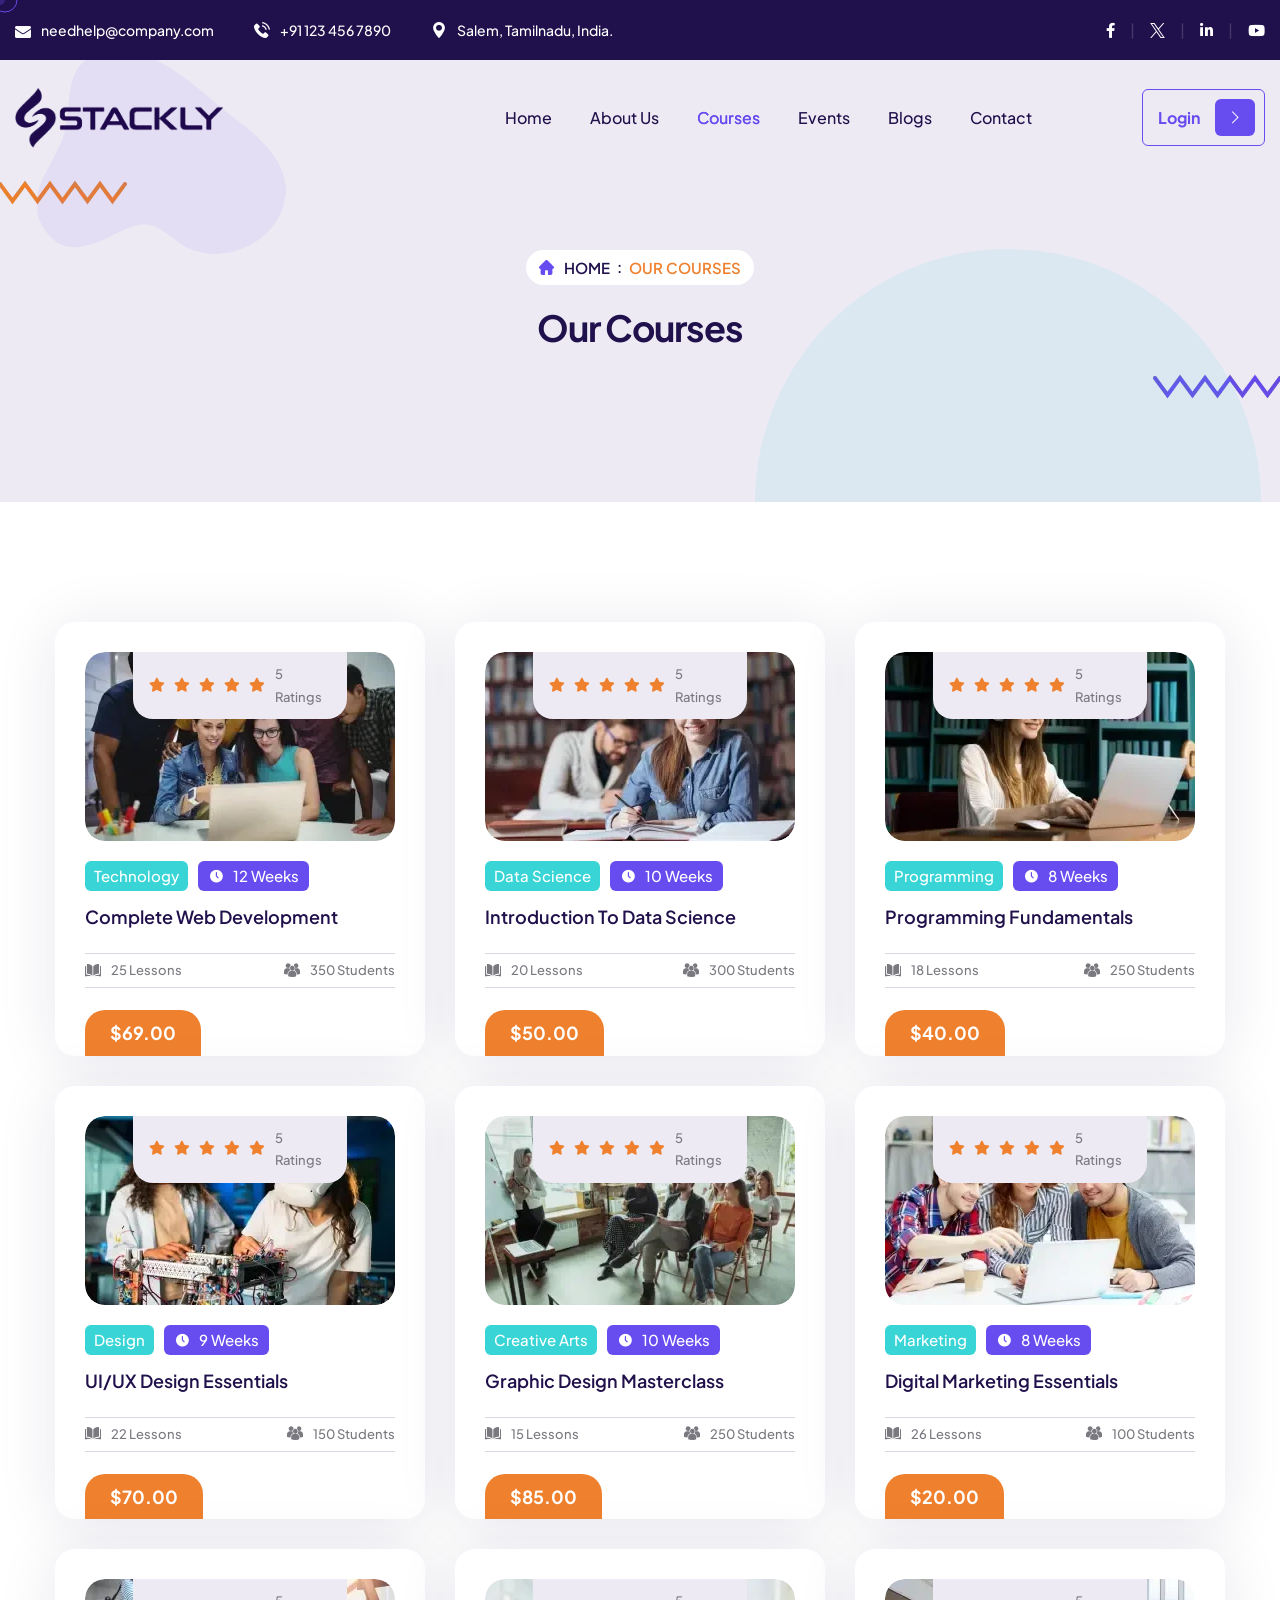
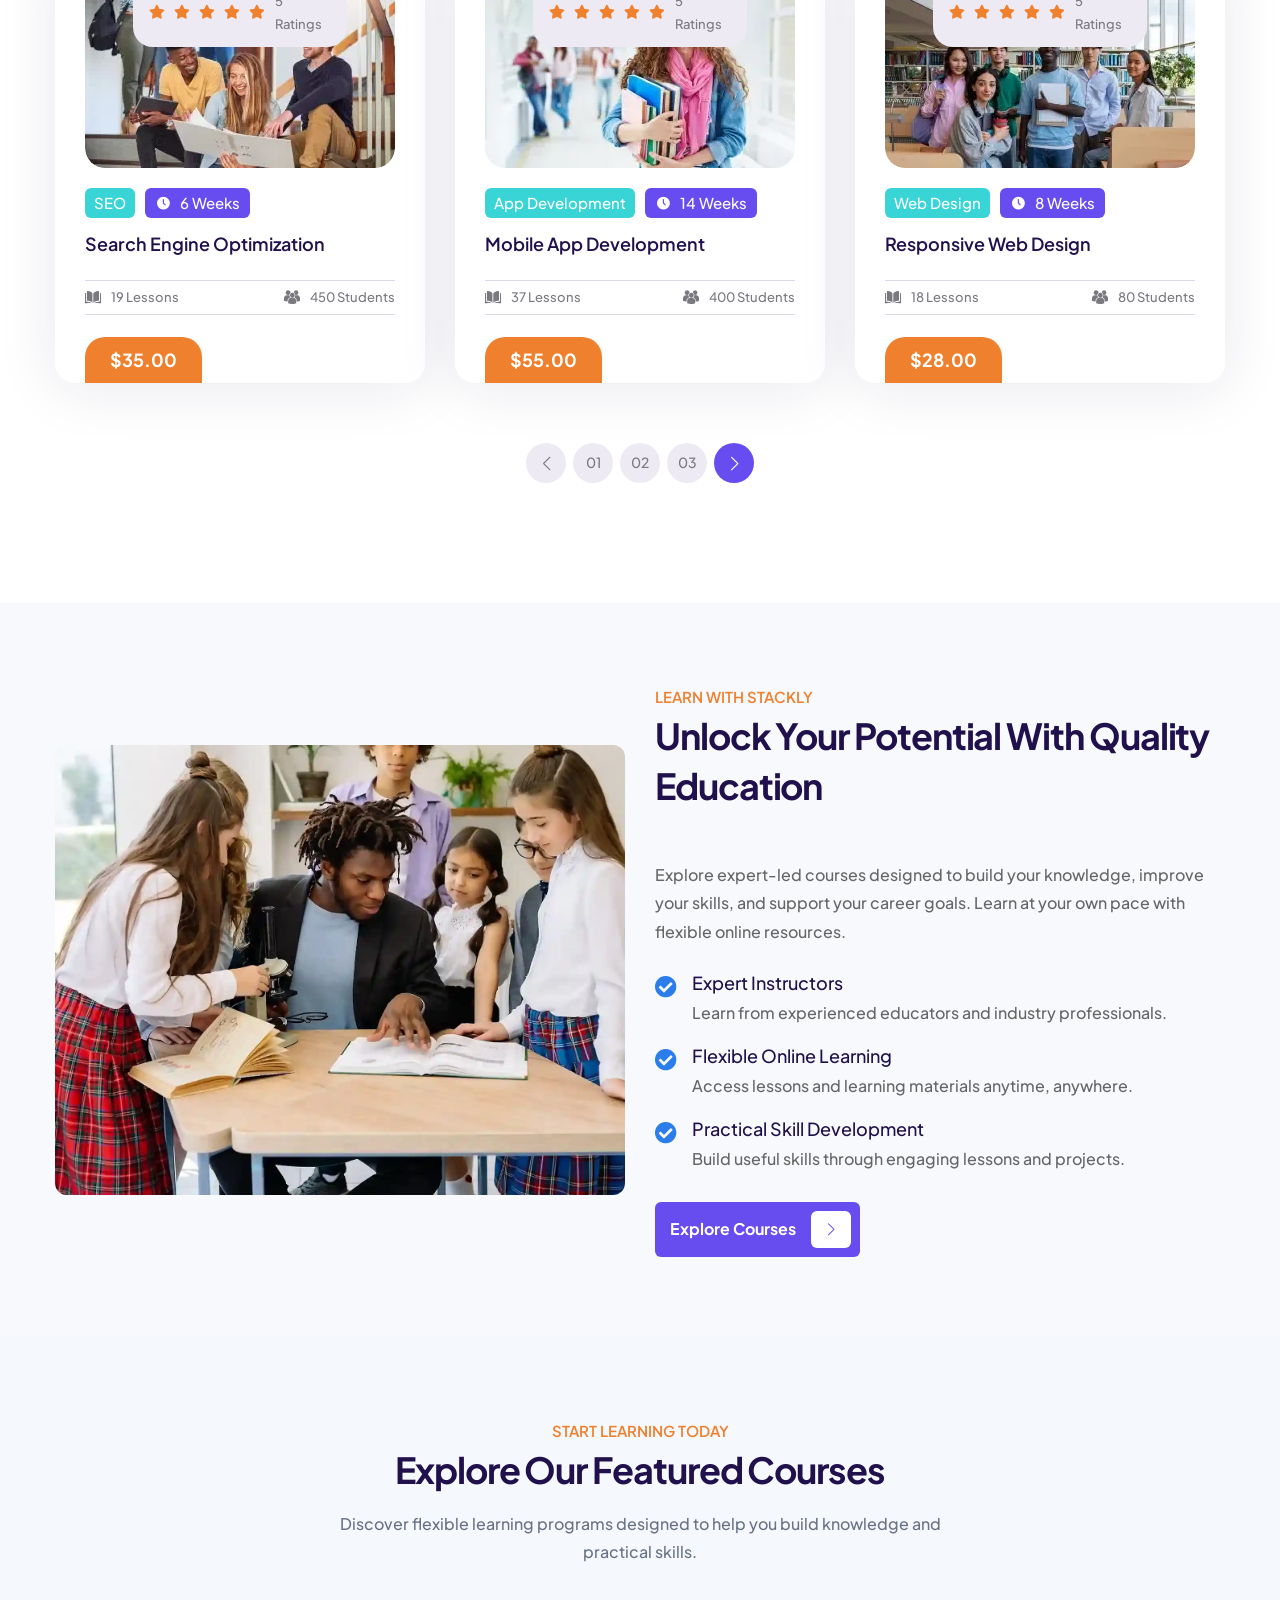
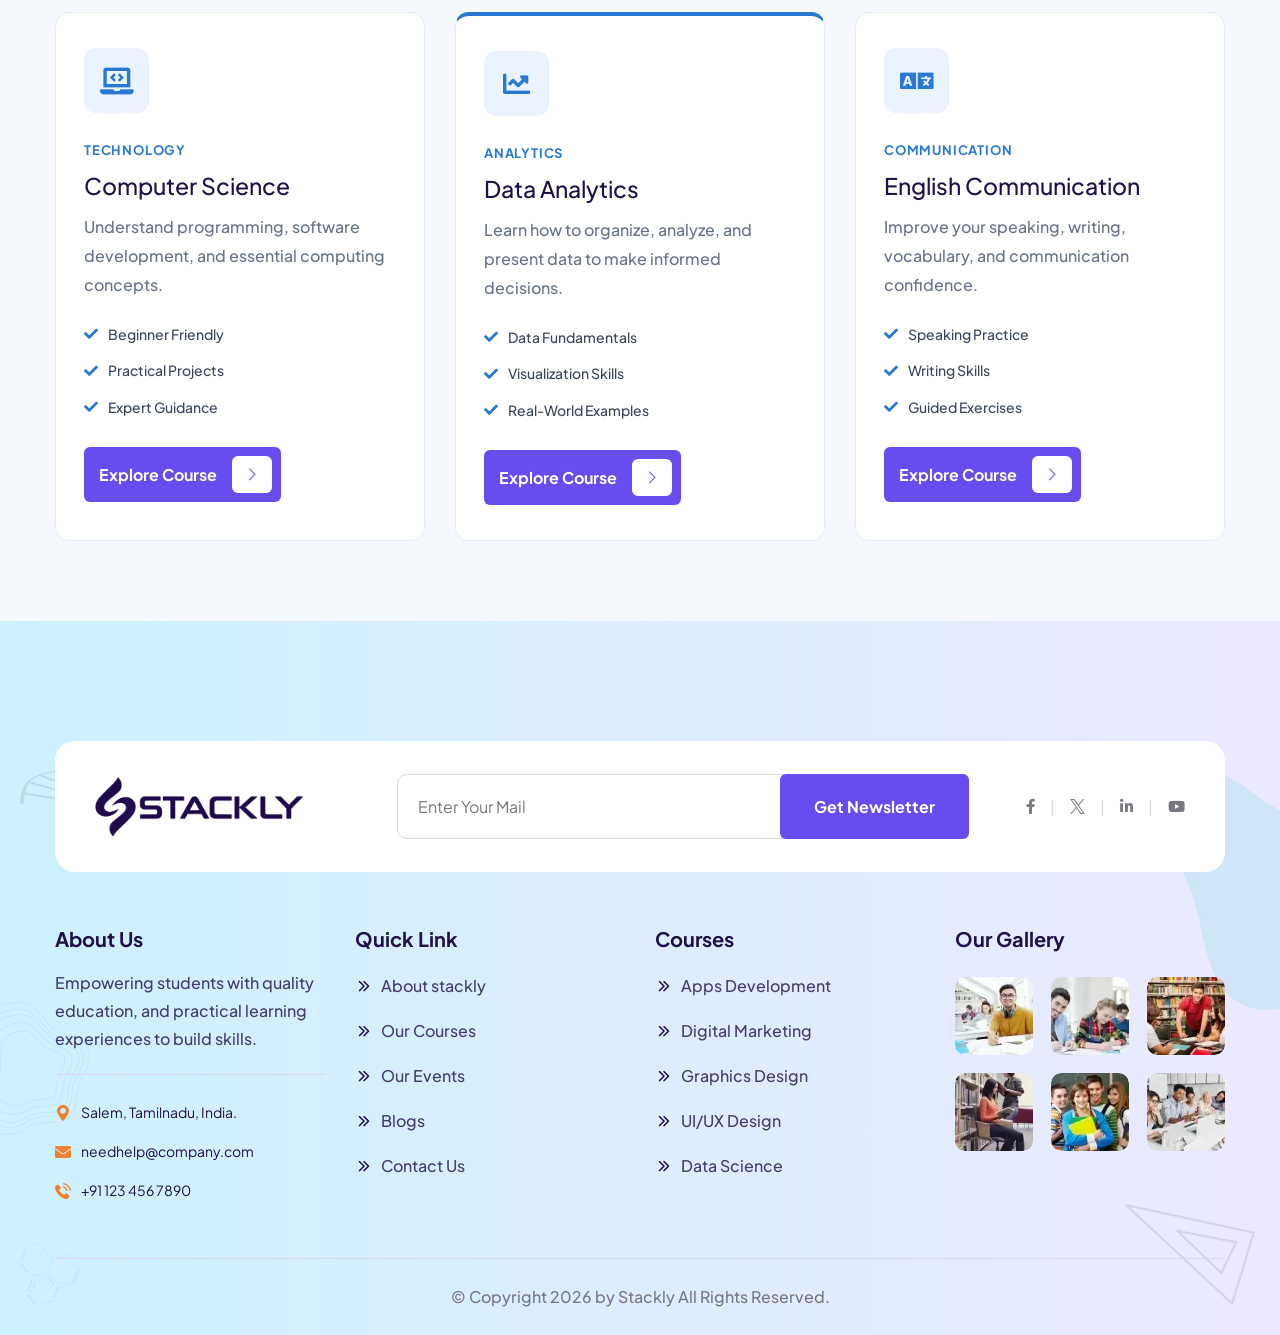
<file: courses.html>
<!DOCTYPE html>
<html lang="en">

<head>
    <meta charset="UTF-8" />
    <meta name="viewport" content="width=device-width, initial-scale=1.0" />
    <title>Stackly || Education</title>

    <!-- fonts -->
    <link rel="preconnect" href="https://fonts.googleapis.com">
    <link rel="preconnect" href="https://fonts.gstatic.com" crossorigin>
    <link href="https://fonts.googleapis.com/css2?family=Alex+Brush&family=Cormorant:ital,wght@0,400;0,500;0,600;0,700;1,400;1,500;1,600;1,700&family=Plus+Jakarta+Sans:ital,wght@0,300;0,400;0,500;0,600;0,700;0,800;1,300;1,400;1,500;1,600;1,700;1,800&display=swap" rel="stylesheet">

    <link rel="stylesheet" href="assets/vendors/bootstrap/css/bootstrap.min.css" />
    <link rel="stylesheet" href="assets/vendors/bootstrap-select/bootstrap-select.min.css" />
    <link rel="stylesheet" href="assets/vendors/animate/animate.min.css" />
    <link rel="stylesheet" href="assets/vendors/fontawesome/css/all.min.css" />
    <link rel="stylesheet" href="assets/vendors/jquery-ui/jquery-ui.css" />
    <link rel="stylesheet" href="assets/vendors/jarallax/jarallax.css" />
    <link rel="stylesheet" href="assets/vendors/nouislider/nouislider.min.css" />
    <link rel="stylesheet" href="assets/vendors/nouislider/nouislider.pips.css" />
    <link rel="stylesheet" href="assets/vendors/tiny-slider/tiny-slider.css" />
    <link rel="stylesheet" href="assets/vendors/stackly-icons/style.css" />
    <link rel="stylesheet" href="assets/vendors/owl-carousel/css/owl.carousel.min.css" />
    <link rel="stylesheet" href="assets/vendors/owl-carousel/css/owl.theme.default.min.css" />

    <!-- template styles -->
    <link rel="stylesheet" href="assets/css/style.css" />
</head>

<body class="custom-cursor">

    <div class="custom-cursor__cursor"></div>
    <div class="custom-cursor__cursor-two"></div>

    <!-- Preloader Start -->
<div class="preloader">
    <div class="preloader__icon">
        <i class="fas fa-graduation-cap"></i>
    </div>
</div>
    <!-- /.preloader -->
    <div class="page-wrapper">
        <div class="home-main-header">
            <div class="topbar">
                <div class="container-fluid">
                    <div class="topbar__inner">
                        <ul class="list-unstyled topbar__info">
                            <li>
                                <span class="topbar__info__icon topbar__info__icon--email">
                                    <i class="icon-email"></i>
                                </span>
                                <a>needhelp@company.com</a>
                            </li>
                            <li>
                                <span class="topbar__info__icon">
                                    <i class="icon-telephone"></i>
                                </span>
                                <a>+91 123 456 7890</a>
                            </li>
                            <li>
                                <span class="topbar__info__icon">
                                    <i class="icon-location"></i>
                                </span>
                                <a>Salem, Tamilnadu, India.</a>
                            </li>
                        </ul><!-- /.list-unstyled topbar__info -->
                        <div class="topbar__social social-links">
                            <a href="404.html">
                                <i class="fab fa-facebook-f" aria-hidden="true"></i>
                                <span class="sr-only">Facebook</span>
                            </a>
                            <a href="404.html">
                                <i class="icon-twitter" aria-hidden="true"></i>
                                <span class="sr-only">Twitter</span>
                            </a>
                            <a href="404.html">
                                <i class="fab fa-linkedin-in" aria-hidden="true"></i>
                                <span class="sr-only">Linkedin</span>
                            </a>
                            <a href="404.html">
                                <i class="fab fa-youtube" aria-hidden="true"></i>
                                <span class="sr-only">Youtube</span>
                            </a>
                        </div><!-- /.topbar__social social-links -->
                    </div><!-- /.topbar__inner -->
                </div><!-- /.container-fluid -->
            </div><!-- /.topbar -->

            <header class="main-header sticky-header sticky-header--normal">
                <div class="container-fluid">
                    <div class="main-header__inner">
                        <div class="main-header__logo logo-retina">
                            <a href="index.html">
                                <img src="assets/images/logo.webp" alt="stackly HTML" width="209">
                            </a>
                        </div><!-- /.main-header__logo -->
                        <div class="main-header__right">
                            <nav class="main-header__nav main-menu">
                                <ul class="main-menu__list">
                                    <li>
                                        <a href="index.html">Home</a>
                                    </li>

                                    <li>
                                        <a href="about.html">About Us</a>
                                    </li>

                                    <li>
                                        <a href="courses.html">Courses</a>
                                    </li>

                                    <li>
                                        <a href="events.html">Events</a>
                                    </li>

                                     <li>
                                        <a href="blog.html">Blogs</a>
                                    </li>
                                    <li>
                                        <a href="contact.html">Contact</a>
                                    </li>
                                </ul>
                            </nav><!-- /.main-header__nav -->
                            <div class="mobile-nav__btn mobile-nav__toggler">
                                <span></span>
                                <span></span>
                                <span></span>
                            </div><!-- /.mobile-nav__toggler -->
                            <a href="login.html" class="main-header__btn stackly-btn stackly-btn--border">
                                <span>Login</span>
                                <span class="stackly-btn__icon">
                                    <span class="stackly-btn__icon__inner"><i class="icon-right-arrow"></i></span>
                                </span>
                            </a><!-- /.main-header__btn stackly-btn -->
                        </div><!-- /.main-header__right -->
                    </div><!-- /.main-header__inner -->
                </div><!-- /.container-fluid -->
            </header><!-- /.main-header -->
        </div><!-- /.home-main-header -->

        <section class="page-header">
            <div class="container">
                <div class="page-header__content">
                    <ul class="stackly-breadcrumb list-unstyled">
                        <li><span class="stackly-breadcrumb__icon"><i class="icon-home"></i></span><a href="index.html">Home</a></li>
                        <li><span>our courses</span></li>
                    </ul><!-- /.stackly-breadcrumb list-unstyled -->
                    <h2 class="page-header__title">our courses</h2>
                </div><!-- /.page-header__content -->
            </div><!-- /.container -->
            <img src="assets/images/shapes/page-header-shape-1.webp" alt="shape" class="page-header__shape-one">
            <img src="assets/images/shapes/page-header-shape-2.webp" alt="shape" class="page-header__shape-two">
            <div class="page-header__shape-three"></div><!-- /.page-header__shape-three -->
            <div class="page-header__shape-four"></div><!-- /.page-header__shape-four -->
        </section><!-- /.page-header -->

        <section class="courses-page section-space">
    <div class="container">
        <div class="row gutter-y-30">

            <!-- Course 1 -->
            <div class="col-md-6 col-lg-4">
                <div class="course-card wow fadeInUp" data-wow-duration="1500ms" data-wow-delay="00ms">
                    <div class="course-card__image">
                        <img src="assets/images/courses/course-1-1.webp" alt="Web Development Course">
                        <div class="course-card__ratings">
                            <div class="stackly-ratings">
                                <span class="stackly-ratings__icon"><i class="fa fa-star"></i></span>
                                <span class="stackly-ratings__icon"><i class="fa fa-star"></i></span>
                                <span class="stackly-ratings__icon"><i class="fa fa-star"></i></span>
                                <span class="stackly-ratings__icon"><i class="fa fa-star"></i></span>
                                <span class="stackly-ratings__icon"><i class="fa fa-star"></i></span>
                            </div>
                            <p class="course-card__ratings__text">5 Ratings</p>
                        </div>
                    </div>
                    <div class="course-card__content">
                        <div class="course-card__content__top">
                            <div class="course-card__category">Technology</div>
                            <div class="course-card__duration"><span class="course-card__duration__icon"><i class="icon-clock"></i></span> 12 Weeks</div>
                        </div>
                        <h3 class="course-card__title"><a href="404.html">Complete Web Development</a></h3>
                        <div class="course-card__info">
                            <div class="course-card__lessons"><span class="course-card__lessons__icon"><i class="icon-open-book"></i></span> 25 Lessons</div>
                            <div class="course-card__students"><span class="course-card__students__icon"><i class="icon-multiple-users-silhouette"></i></span> 350 Students</div>
                        </div>
                        <h4 class="course-card__price">$<span>69.00</span></h4>
                    </div>
                    <div class="course-card__hover" style="background-image: url(assets/images/shapes/course-card-bg-1-1.webp);">
                        <div class="course-card__hover__content">
                            <div class="course-card__content__top course-card__content__top--hover">
                                <div class="course-card__category">Technology</div>
                                <div class="course-card__duration"><span class="course-card__duration__icon"><i class="icon-clock"></i></span> 12 Weeks</div>
                            </div>
                            <h3 class="course-card__title course-card__title--hover"><a href="404.html">Complete Web Development</a></h3>
                            <p class="course-card__text">Learn HTML, CSS, JavaScript, and responsive design through practical projects.</p>
                            <div class="course-card__ratings course-card__ratings--hover">
                                <div class="stackly-ratings">
                                    <span class="stackly-ratings__icon"><i class="fa fa-star"></i></span>
                                    <span class="stackly-ratings__icon"><i class="fa fa-star"></i></span>
                                    <span class="stackly-ratings__icon"><i class="fa fa-star"></i></span>
                                    <span class="stackly-ratings__icon"><i class="fa fa-star"></i></span>
                                    <span class="stackly-ratings__icon"><i class="fa fa-star"></i></span>
                                </div>
                                <p class="course-card__ratings__text">5 Ratings</p>
                            </div>
                            <a href="404.html" class="course-card__btn stackly-btn stackly-btn--border">
                                <span>Enroll Now</span>
                                <span class="stackly-btn__icon"><span class="stackly-btn__icon__inner"><i class="icon-right-arrow"></i></span></span>
                            </a>
                            <div class="course-card__info course-card__info--hover">
                                <div class="course-card__lessons"><span class="course-card__lessons__icon"><i class="icon-open-book"></i></span> 25 Lessons</div>
                                <div class="course-card__students"><span class="course-card__students__icon"><i class="icon-multiple-users-silhouette"></i></span> 350 Students</div>
                            </div>
                        </div>
                    </div>
                </div>
            </div>

            <!-- Course 2 -->
            <div class="col-md-6 col-lg-4">
                <div class="course-card wow fadeInUp" data-wow-duration="1500ms" data-wow-delay="100ms">
                    <div class="course-card__image">
                        <img src="assets/images/courses/course-1-2.webp" alt="Data Science Course">
                        <div class="course-card__ratings">
                            <div class="stackly-ratings">
                                <span class="stackly-ratings__icon"><i class="fa fa-star"></i></span>
                                <span class="stackly-ratings__icon"><i class="fa fa-star"></i></span>
                                <span class="stackly-ratings__icon"><i class="fa fa-star"></i></span>
                                <span class="stackly-ratings__icon"><i class="fa fa-star"></i></span>
                                <span class="stackly-ratings__icon"><i class="fa fa-star"></i></span>
                            </div>
                            <p class="course-card__ratings__text">5 Ratings</p>
                        </div>
                    </div>
                    <div class="course-card__content">
                        <div class="course-card__content__top">
                            <div class="course-card__category">Data Science</div>
                            <div class="course-card__duration"><span class="course-card__duration__icon"><i class="icon-clock"></i></span> 10 Weeks</div>
                        </div>
                        <h3 class="course-card__title"><a href="404.html">Introduction to Data Science</a></h3>
                        <div class="course-card__info">
                            <div class="course-card__lessons"><span class="course-card__lessons__icon"><i class="icon-open-book"></i></span> 20 Lessons</div>
                            <div class="course-card__students"><span class="course-card__students__icon"><i class="icon-multiple-users-silhouette"></i></span> 300 Students</div>
                        </div>
                        <h4 class="course-card__price">$<span>50.00</span></h4>
                    </div>
                    <div class="course-card__hover" style="background-image: url(assets/images/shapes/course-card-bg-1-1.webp);">
                        <div class="course-card__hover__content">
                            <div class="course-card__content__top course-card__content__top--hover">
                                <div class="course-card__category">Data Science</div>
                                <div class="course-card__duration"><span class="course-card__duration__icon"><i class="icon-clock"></i></span> 10 Weeks</div>
                            </div>
                            <h3 class="course-card__title course-card__title--hover"><a href="404.html">Introduction to Data Science</a></h3>
                            <p class="course-card__text">Explore data analysis, visualization, and essential tools to understand real-world data.</p>
                            <div class="course-card__ratings course-card__ratings--hover">
                                <div class="stackly-ratings">
                                    <span class="stackly-ratings__icon"><i class="fa fa-star"></i></span>
                                    <span class="stackly-ratings__icon"><i class="fa fa-star"></i></span>
                                    <span class="stackly-ratings__icon"><i class="fa fa-star"></i></span>
                                    <span class="stackly-ratings__icon"><i class="fa fa-star"></i></span>
                                    <span class="stackly-ratings__icon"><i class="fa fa-star"></i></span>
                                </div>
                                <p class="course-card__ratings__text">5 Ratings</p>
                            </div>
                            <a href="404.html" class="course-card__btn stackly-btn stackly-btn--border">
                                <span>Enroll Now</span>
                                <span class="stackly-btn__icon"><span class="stackly-btn__icon__inner"><i class="icon-right-arrow"></i></span></span>
                            </a>
                            <div class="course-card__info course-card__info--hover">
                                <div class="course-card__lessons"><span class="course-card__lessons__icon"><i class="icon-open-book"></i></span> 20 Lessons</div>
                                <div class="course-card__students"><span class="course-card__students__icon"><i class="icon-multiple-users-silhouette"></i></span> 300 Students</div>
                            </div>
                        </div>
                    </div>
                </div>
            </div>

            <!-- Course 3 -->
            <div class="col-md-6 col-lg-4">
                <div class="course-card wow fadeInUp" data-wow-duration="1500ms" data-wow-delay="200ms">
                    <div class="course-card__image">
                        <img src="assets/images/courses/course-1-3.webp" alt="Programming Fundamentals Course">
                        <div class="course-card__ratings">
                            <div class="stackly-ratings">
                                <span class="stackly-ratings__icon"><i class="fa fa-star"></i></span>
                                <span class="stackly-ratings__icon"><i class="fa fa-star"></i></span>
                                <span class="stackly-ratings__icon"><i class="fa fa-star"></i></span>
                                <span class="stackly-ratings__icon"><i class="fa fa-star"></i></span>
                                <span class="stackly-ratings__icon"><i class="fa fa-star"></i></span>
                            </div>
                            <p class="course-card__ratings__text">5 Ratings</p>
                        </div>
                    </div>
                    <div class="course-card__content">
                        <div class="course-card__content__top">
                            <div class="course-card__category">Programming</div>
                            <div class="course-card__duration"><span class="course-card__duration__icon"><i class="icon-clock"></i></span> 8 Weeks</div>
                        </div>
                        <h3 class="course-card__title"><a href="404.html">Programming Fundamentals</a></h3>
                        <div class="course-card__info">
                            <div class="course-card__lessons"><span class="course-card__lessons__icon"><i class="icon-open-book"></i></span> 18 Lessons</div>
                            <div class="course-card__students"><span class="course-card__students__icon"><i class="icon-multiple-users-silhouette"></i></span> 250 Students</div>
                        </div>
                        <h4 class="course-card__price">$<span>40.00</span></h4>
                    </div>
                    <div class="course-card__hover" style="background-image: url(assets/images/shapes/course-card-bg-1-1.webp);">
                        <div class="course-card__hover__content">
                            <div class="course-card__content__top course-card__content__top--hover">
                                <div class="course-card__category">Programming</div>
                                <div class="course-card__duration"><span class="course-card__duration__icon"><i class="icon-clock"></i></span> 8 Weeks</div>
                            </div>
                            <h3 class="course-card__title course-card__title--hover"><a href="404.html">Programming Fundamentals</a></h3>
                            <p class="course-card__text">Build problem-solving skills and learn programming concepts with guided exercises.</p>
                            <div class="course-card__ratings course-card__ratings--hover">
                                <div class="stackly-ratings">
                                    <span class="stackly-ratings__icon"><i class="fa fa-star"></i></span>
                                    <span class="stackly-ratings__icon"><i class="fa fa-star"></i></span>
                                    <span class="stackly-ratings__icon"><i class="fa fa-star"></i></span>
                                    <span class="stackly-ratings__icon"><i class="fa fa-star"></i></span>
                                    <span class="stackly-ratings__icon"><i class="fa fa-star"></i></span>
                                </div>
                                <p class="course-card__ratings__text">5 Ratings</p>
                            </div>
                            <a href="404.html" class="course-card__btn stackly-btn stackly-btn--border">
                                <span>Enroll Now</span>
                                <span class="stackly-btn__icon"><span class="stackly-btn__icon__inner"><i class="icon-right-arrow"></i></span></span>
                            </a>
                            <div class="course-card__info course-card__info--hover">
                                <div class="course-card__lessons"><span class="course-card__lessons__icon"><i class="icon-open-book"></i></span> 18 Lessons</div>
                                <div class="course-card__students"><span class="course-card__students__icon"><i class="icon-multiple-users-silhouette"></i></span> 250 Students</div>
                            </div>
                        </div>
                    </div>
                </div>
            </div>

            <!-- Course 4 -->
            <div class="col-md-6 col-lg-4">
                <div class="course-card wow fadeInUp" data-wow-duration="1500ms" data-wow-delay="00ms">
                    <div class="course-card__image">
                        <img src="assets/images/courses/course-1-4.webp" alt="UI UX Design Course">
                        <div class="course-card__ratings">
                            <div class="stackly-ratings">
                                <span class="stackly-ratings__icon"><i class="fa fa-star"></i></span>
                                <span class="stackly-ratings__icon"><i class="fa fa-star"></i></span>
                                <span class="stackly-ratings__icon"><i class="fa fa-star"></i></span>
                                <span class="stackly-ratings__icon"><i class="fa fa-star"></i></span>
                                <span class="stackly-ratings__icon"><i class="fa fa-star"></i></span>
                            </div>
                            <p class="course-card__ratings__text">5 Ratings</p>
                        </div>
                    </div>
                    <div class="course-card__content">
                        <div class="course-card__content__top">
                            <div class="course-card__category">Design</div>
                            <div class="course-card__duration"><span class="course-card__duration__icon"><i class="icon-clock"></i></span> 9 Weeks</div>
                        </div>
                        <h3 class="course-card__title"><a href="404.html">UI/UX Design Essentials</a></h3>
                        <div class="course-card__info">
                            <div class="course-card__lessons"><span class="course-card__lessons__icon"><i class="icon-open-book"></i></span> 22 Lessons</div>
                            <div class="course-card__students"><span class="course-card__students__icon"><i class="icon-multiple-users-silhouette"></i></span> 150 Students</div>
                        </div>
                        <h4 class="course-card__price">$<span>70.00</span></h4>
                    </div>
                    <div class="course-card__hover" style="background-image: url(assets/images/shapes/course-card-bg-1-1.webp);">
                        <div class="course-card__hover__content">
                            <div class="course-card__content__top course-card__content__top--hover">
                                <div class="course-card__category">Design</div>
                                <div class="course-card__duration"><span class="course-card__duration__icon"><i class="icon-clock"></i></span> 9 Weeks</div>
                            </div>
                            <h3 class="course-card__title course-card__title--hover"><a href="404.html">UI/UX Design Essentials</a></h3>
                            <p class="course-card__text">Discover user research, wireframes, prototypes, and user-friendly interface design.</p>
                            <div class="course-card__ratings course-card__ratings--hover">
                                <div class="stackly-ratings">
                                    <span class="stackly-ratings__icon"><i class="fa fa-star"></i></span>
                                    <span class="stackly-ratings__icon"><i class="fa fa-star"></i></span>
                                    <span class="stackly-ratings__icon"><i class="fa fa-star"></i></span>
                                    <span class="stackly-ratings__icon"><i class="fa fa-star"></i></span>
                                    <span class="stackly-ratings__icon"><i class="fa fa-star"></i></span>
                                </div>
                                <p class="course-card__ratings__text">5 Ratings</p>
                            </div>
                            <a href="404.html" class="course-card__btn stackly-btn stackly-btn--border">
                                <span>Enroll Now</span>
                                <span class="stackly-btn__icon"><span class="stackly-btn__icon__inner"><i class="icon-right-arrow"></i></span></span>
                            </a>
                            <div class="course-card__info course-card__info--hover">
                                <div class="course-card__lessons"><span class="course-card__lessons__icon"><i class="icon-open-book"></i></span> 22 Lessons</div>
                                <div class="course-card__students"><span class="course-card__students__icon"><i class="icon-multiple-users-silhouette"></i></span> 150 Students</div>
                            </div>
                        </div>
                    </div>
                </div>
            </div>

            <!-- Course 5 -->
            <div class="col-md-6 col-lg-4">
                <div class="course-card wow fadeInUp" data-wow-duration="1500ms" data-wow-delay="100ms">
                    <div class="course-card__image">
                        <img src="assets/images/courses/course-1-5.webp" alt="Graphic Design Course">
                        <div class="course-card__ratings">
                            <div class="stackly-ratings">
                                <span class="stackly-ratings__icon"><i class="fa fa-star"></i></span>
                                <span class="stackly-ratings__icon"><i class="fa fa-star"></i></span>
                                <span class="stackly-ratings__icon"><i class="fa fa-star"></i></span>
                                <span class="stackly-ratings__icon"><i class="fa fa-star"></i></span>
                                <span class="stackly-ratings__icon"><i class="fa fa-star"></i></span>
                            </div>
                            <p class="course-card__ratings__text">5 Ratings</p>
                        </div>
                    </div>
                    <div class="course-card__content">
                        <div class="course-card__content__top">
                            <div class="course-card__category">Creative Arts</div>
                            <div class="course-card__duration"><span class="course-card__duration__icon"><i class="icon-clock"></i></span> 10 Weeks</div>
                        </div>
                        <h3 class="course-card__title"><a href="404.html">Graphic Design Masterclass</a></h3>
                        <div class="course-card__info">
                            <div class="course-card__lessons"><span class="course-card__lessons__icon"><i class="icon-open-book"></i></span> 15 Lessons</div>
                            <div class="course-card__students"><span class="course-card__students__icon"><i class="icon-multiple-users-silhouette"></i></span> 250 Students</div>
                        </div>
                        <h4 class="course-card__price">$<span>85.00</span></h4>
                    </div>
                    <div class="course-card__hover" style="background-image: url(assets/images/shapes/course-card-bg-1-1.webp);">
                        <div class="course-card__hover__content">
                            <div class="course-card__content__top course-card__content__top--hover">
                                <div class="course-card__category">Creative Arts</div>
                                <div class="course-card__duration"><span class="course-card__duration__icon"><i class="icon-clock"></i></span> 10 Weeks</div>
                            </div>
                            <h3 class="course-card__title course-card__title--hover"><a href="404.html">Graphic Design Masterclass</a></h3>
                            <p class="course-card__text">Learn color theory, typography, and visual communication through creative projects.</p>
                            <div class="course-card__ratings course-card__ratings--hover">
                                <div class="stackly-ratings">
                                    <span class="stackly-ratings__icon"><i class="fa fa-star"></i></span>
                                    <span class="stackly-ratings__icon"><i class="fa fa-star"></i></span>
                                    <span class="stackly-ratings__icon"><i class="fa fa-star"></i></span>
                                    <span class="stackly-ratings__icon"><i class="fa fa-star"></i></span>
                                    <span class="stackly-ratings__icon"><i class="fa fa-star"></i></span>
                                </div>
                                <p class="course-card__ratings__text">5 Ratings</p>
                            </div>
                            <a href="404.html" class="course-card__btn stackly-btn stackly-btn--border">
                                <span>Enroll Now</span>
                                <span class="stackly-btn__icon"><span class="stackly-btn__icon__inner"><i class="icon-right-arrow"></i></span></span>
                            </a>
                            <div class="course-card__info course-card__info--hover">
                                <div class="course-card__lessons"><span class="course-card__lessons__icon"><i class="icon-open-book"></i></span> 15 Lessons</div>
                                <div class="course-card__students"><span class="course-card__students__icon"><i class="icon-multiple-users-silhouette"></i></span> 250 Students</div>
                            </div>
                        </div>
                    </div>
                </div>
            </div>

            <!-- Course 6 -->
            <div class="col-md-6 col-lg-4">
                <div class="course-card wow fadeInUp" data-wow-duration="1500ms" data-wow-delay="200ms">
                    <div class="course-card__image">
                        <img src="assets/images/courses/course-1-6.webp" alt="Digital Marketing Course">
                        <div class="course-card__ratings">
                            <div class="stackly-ratings">
                                <span class="stackly-ratings__icon"><i class="fa fa-star"></i></span>
                                <span class="stackly-ratings__icon"><i class="fa fa-star"></i></span>
                                <span class="stackly-ratings__icon"><i class="fa fa-star"></i></span>
                                <span class="stackly-ratings__icon"><i class="fa fa-star"></i></span>
                                <span class="stackly-ratings__icon"><i class="fa fa-star"></i></span>
                            </div>
                            <p class="course-card__ratings__text">5 Ratings</p>
                        </div>
                    </div>
                    <div class="course-card__content">
                        <div class="course-card__content__top">
                            <div class="course-card__category">Marketing</div>
                            <div class="course-card__duration"><span class="course-card__duration__icon"><i class="icon-clock"></i></span> 8 Weeks</div>
                        </div>
                        <h3 class="course-card__title"><a href="404.html">Digital Marketing Essentials</a></h3>
                        <div class="course-card__info">
                            <div class="course-card__lessons"><span class="course-card__lessons__icon"><i class="icon-open-book"></i></span> 26 Lessons</div>
                            <div class="course-card__students"><span class="course-card__students__icon"><i class="icon-multiple-users-silhouette"></i></span> 100 Students</div>
                        </div>
                        <h4 class="course-card__price">$<span>20.00</span></h4>
                    </div>
                    <div class="course-card__hover" style="background-image: url(assets/images/shapes/course-card-bg-1-1.webp);">
                        <div class="course-card__hover__content">
                            <div class="course-card__content__top course-card__content__top--hover">
                                <div class="course-card__category">Marketing</div>
                                <div class="course-card__duration"><span class="course-card__duration__icon"><i class="icon-clock"></i></span> 8 Weeks</div>
                            </div>
                            <h3 class="course-card__title course-card__title--hover"><a href="404.html">Digital Marketing Essentials</a></h3>
                            <p class="course-card__text">Understand social media marketing, content strategy, and online campaign basics.</p>
                            <div class="course-card__ratings course-card__ratings--hover">
                                <div class="stackly-ratings">
                                    <span class="stackly-ratings__icon"><i class="fa fa-star"></i></span>
                                    <span class="stackly-ratings__icon"><i class="fa fa-star"></i></span>
                                    <span class="stackly-ratings__icon"><i class="fa fa-star"></i></span>
                                    <span class="stackly-ratings__icon"><i class="fa fa-star"></i></span>
                                    <span class="stackly-ratings__icon"><i class="fa fa-star"></i></span>
                                </div>
                                <p class="course-card__ratings__text">5 Ratings</p>
                            </div>
                            <a href="404.html" class="course-card__btn stackly-btn stackly-btn--border">
                                <span>Enroll Now</span>
                                <span class="stackly-btn__icon"><span class="stackly-btn__icon__inner"><i class="icon-right-arrow"></i></span></span>
                            </a>
                            <div class="course-card__info course-card__info--hover">
                                <div class="course-card__lessons"><span class="course-card__lessons__icon"><i class="icon-open-book"></i></span> 26 Lessons</div>
                                <div class="course-card__students"><span class="course-card__students__icon"><i class="icon-multiple-users-silhouette"></i></span> 100 Students</div>
                            </div>
                        </div>
                    </div>
                </div>
            </div>

            <!-- Course 7 -->
            <div class="col-md-6 col-lg-4">
                <div class="course-card wow fadeInUp" data-wow-duration="1500ms" data-wow-delay="00ms">
                    <div class="course-card__image">
                        <img src="assets/images/courses/course-1-7.webp" alt="Search Engine Optimization Course">
                        <div class="course-card__ratings">
                            <div class="stackly-ratings">
                                <span class="stackly-ratings__icon"><i class="fa fa-star"></i></span>
                                <span class="stackly-ratings__icon"><i class="fa fa-star"></i></span>
                                <span class="stackly-ratings__icon"><i class="fa fa-star"></i></span>
                                <span class="stackly-ratings__icon"><i class="fa fa-star"></i></span>
                                <span class="stackly-ratings__icon"><i class="fa fa-star"></i></span>
                            </div>
                            <p class="course-card__ratings__text">5 Ratings</p>
                        </div>
                    </div>
                    <div class="course-card__content">
                        <div class="course-card__content__top">
                            <div class="course-card__category">SEO</div>
                            <div class="course-card__duration"><span class="course-card__duration__icon"><i class="icon-clock"></i></span> 6 Weeks</div>
                        </div>
                        <h3 class="course-card__title"><a href="404.html">Search Engine Optimization</a></h3>
                        <div class="course-card__info">
                            <div class="course-card__lessons"><span class="course-card__lessons__icon"><i class="icon-open-book"></i></span> 19 Lessons</div>
                            <div class="course-card__students"><span class="course-card__students__icon"><i class="icon-multiple-users-silhouette"></i></span> 450 Students</div>
                        </div>
                        <h4 class="course-card__price">$<span>35.00</span></h4>
                    </div>
                    <div class="course-card__hover" style="background-image: url(assets/images/shapes/course-card-bg-1-1.webp);">
                        <div class="course-card__hover__content">
                            <div class="course-card__content__top course-card__content__top--hover">
                                <div class="course-card__category">SEO</div>
                                <div class="course-card__duration"><span class="course-card__duration__icon"><i class="icon-clock"></i></span> 6 Weeks</div>
                            </div>
                            <h3 class="course-card__title course-card__title--hover"><a href="404.html">Search Engine Optimization</a></h3>
                            <p class="course-card__text">Learn keyword research, on-page SEO, and practical strategies to improve search visibility.</p>
                            <div class="course-card__ratings course-card__ratings--hover">
                                <div class="stackly-ratings">
                                    <span class="stackly-ratings__icon"><i class="fa fa-star"></i></span>
                                    <span class="stackly-ratings__icon"><i class="fa fa-star"></i></span>
                                    <span class="stackly-ratings__icon"><i class="fa fa-star"></i></span>
                                    <span class="stackly-ratings__icon"><i class="fa fa-star"></i></span>
                                    <span class="stackly-ratings__icon"><i class="fa fa-star"></i></span>
                                </div>
                                <p class="course-card__ratings__text">5 Ratings</p>
                            </div>
                            <a href="404.html" class="course-card__btn stackly-btn stackly-btn--border">
                                <span>Enroll Now</span>
                                <span class="stackly-btn__icon"><span class="stackly-btn__icon__inner"><i class="icon-right-arrow"></i></span></span>
                            </a>
                            <div class="course-card__info course-card__info--hover">
                                <div class="course-card__lessons"><span class="course-card__lessons__icon"><i class="icon-open-book"></i></span> 19 Lessons</div>
                                <div class="course-card__students"><span class="course-card__students__icon"><i class="icon-multiple-users-silhouette"></i></span> 450 Students</div>
                            </div>
                        </div>
                    </div>
                </div>
            </div>

            <!-- Course 8 -->
            <div class="col-md-6 col-lg-4">
                <div class="course-card wow fadeInUp" data-wow-duration="1500ms" data-wow-delay="100ms">
                    <div class="course-card__image">
                        <img src="assets/images/courses/course-1-8.webp" alt="Mobile App Development Course">
                        <div class="course-card__ratings">
                            <div class="stackly-ratings">
                                <span class="stackly-ratings__icon"><i class="fa fa-star"></i></span>
                                <span class="stackly-ratings__icon"><i class="fa fa-star"></i></span>
                                <span class="stackly-ratings__icon"><i class="fa fa-star"></i></span>
                                <span class="stackly-ratings__icon"><i class="fa fa-star"></i></span>
                                <span class="stackly-ratings__icon"><i class="fa fa-star"></i></span>
                            </div>
                            <p class="course-card__ratings__text">5 Ratings</p>
                        </div>
                    </div>
                    <div class="course-card__content">
                        <div class="course-card__content__top">
                            <div class="course-card__category">App Development</div>
                            <div class="course-card__duration"><span class="course-card__duration__icon"><i class="icon-clock"></i></span> 14 Weeks</div>
                        </div>
                        <h3 class="course-card__title"><a href="404.html">Mobile App Development</a></h3>
                        <div class="course-card__info">
                            <div class="course-card__lessons"><span class="course-card__lessons__icon"><i class="icon-open-book"></i></span> 37 Lessons</div>
                            <div class="course-card__students"><span class="course-card__students__icon"><i class="icon-multiple-users-silhouette"></i></span> 400 Students</div>
                        </div>
                        <h4 class="course-card__price">$<span>55.00</span></h4>
                    </div>
                    <div class="course-card__hover" style="background-image: url(assets/images/shapes/course-card-bg-1-1.webp);">
                        <div class="course-card__hover__content">
                            <div class="course-card__content__top course-card__content__top--hover">
                                <div class="course-card__category">App Development</div>
                                <div class="course-card__duration"><span class="course-card__duration__icon"><i class="icon-clock"></i></span> 14 Weeks</div>
                            </div>
                            <h3 class="course-card__title course-card__title--hover"><a href="404.html">Mobile App Development</a></h3>
                            <p class="course-card__text">Explore mobile app concepts and learn to build useful, engaging digital experiences.</p>
                            <div class="course-card__ratings course-card__ratings--hover">
                                <div class="stackly-ratings">
                                    <span class="stackly-ratings__icon"><i class="fa fa-star"></i></span>
                                    <span class="stackly-ratings__icon"><i class="fa fa-star"></i></span>
                                    <span class="stackly-ratings__icon"><i class="fa fa-star"></i></span>
                                    <span class="stackly-ratings__icon"><i class="fa fa-star"></i></span>
                                    <span class="stackly-ratings__icon"><i class="fa fa-star"></i></span>
                                </div>
                                <p class="course-card__ratings__text">5 Ratings</p>
                            </div>
                            <a href="404.html" class="course-card__btn stackly-btn stackly-btn--border">
                                <span>Enroll Now</span>
                                <span class="stackly-btn__icon"><span class="stackly-btn__icon__inner"><i class="icon-right-arrow"></i></span></span>
                            </a>
                            <div class="course-card__info course-card__info--hover">
                                <div class="course-card__lessons"><span class="course-card__lessons__icon"><i class="icon-open-book"></i></span> 37 Lessons</div>
                                <div class="course-card__students"><span class="course-card__students__icon"><i class="icon-multiple-users-silhouette"></i></span> 400 Students</div>
                            </div>
                        </div>
                    </div>
                </div>
            </div>

            <!-- Course 9 -->
            <div class="col-md-6 col-lg-4">
                <div class="course-card wow fadeInUp" data-wow-duration="1500ms" data-wow-delay="200ms">
                    <div class="course-card__image">
                        <img src="assets/images/courses/course-1-9.webp" alt="Responsive Web Design Course">
                        <div class="course-card__ratings">
                            <div class="stackly-ratings">
                                <span class="stackly-ratings__icon"><i class="fa fa-star"></i></span>
                                <span class="stackly-ratings__icon"><i class="fa fa-star"></i></span>
                                <span class="stackly-ratings__icon"><i class="fa fa-star"></i></span>
                                <span class="stackly-ratings__icon"><i class="fa fa-star"></i></span>
                                <span class="stackly-ratings__icon"><i class="fa fa-star"></i></span>
                            </div>
                            <p class="course-card__ratings__text">5 Ratings</p>
                        </div>
                    </div>
                    <div class="course-card__content">
                        <div class="course-card__content__top">
                            <div class="course-card__category">Web Design</div>
                            <div class="course-card__duration"><span class="course-card__duration__icon"><i class="icon-clock"></i></span> 8 Weeks</div>
                        </div>
                        <h3 class="course-card__title"><a href="404.html">Responsive Web Design</a></h3>
                        <div class="course-card__info">
                            <div class="course-card__lessons"><span class="course-card__lessons__icon"><i class="icon-open-book"></i></span> 18 Lessons</div>
                            <div class="course-card__students"><span class="course-card__students__icon"><i class="icon-multiple-users-silhouette"></i></span> 80 Students</div>
                        </div>
                        <h4 class="course-card__price">$<span>28.00</span></h4>
                    </div>
                    <div class="course-card__hover" style="background-image: url(assets/images/shapes/course-card-bg-1-1.webp);">
                        <div class="course-card__hover__content">
                            <div class="course-card__content__top course-card__content__top--hover">
                                <div class="course-card__category">Web Design</div>
                                <div class="course-card__duration"><span class="course-card__duration__icon"><i class="icon-clock"></i></span> 8 Weeks</div>
                            </div>
                            <h3 class="course-card__title course-card__title--hover"><a href="404.html">Responsive Web Design</a></h3>
                            <p class="course-card__text">Create attractive websites that work smoothly across desktop, tablet, and mobile devices.</p>
                            <div class="course-card__ratings course-card__ratings--hover">
                                <div class="stackly-ratings">
                                    <span class="stackly-ratings__icon"><i class="fa fa-star"></i></span>
                                    <span class="stackly-ratings__icon"><i class="fa fa-star"></i></span>
                                    <span class="stackly-ratings__icon"><i class="fa fa-star"></i></span>
                                    <span class="stackly-ratings__icon"><i class="fa fa-star"></i></span>
                                    <span class="stackly-ratings__icon"><i class="fa fa-star"></i></span>
                                </div>
                                <p class="course-card__ratings__text">5 Ratings</p>
                            </div>
                            <a href="404.html" class="course-card__btn stackly-btn stackly-btn--border">
                                <span>Enroll Now</span>
                                <span class="stackly-btn__icon"><span class="stackly-btn__icon__inner"><i class="icon-right-arrow"></i></span></span>
                            </a>
                            <div class="course-card__info course-card__info--hover">
                                <div class="course-card__lessons"><span class="course-card__lessons__icon"><i class="icon-open-book"></i></span> 18 Lessons</div>
                                <div class="course-card__students"><span class="course-card__students__icon"><i class="icon-multiple-users-silhouette"></i></span> 80 Students</div>
                            </div>
                        </div>
                    </div>
                </div>
            </div>

            <!-- Pagination: all links redirect to 404.html -->
            <div class="col-12">
                <ul class="post-pagination">
                    <li>
                        <a href="404.html"><span class="post-pagination__icon"><i class="icon-left-arrow"></i></span></a>
                    </li>
                    <li><a href="404.html">01</a></li>
                    <li><a href="404.html">02</a></li>
                    <li><a href="404.html">03</a></li>
                    <li class="active">
                        <a href="404.html"><span class="post-pagination__icon"><i class="icon-right-arrow"></i></span></a>
                    </li>
                </ul>
            </div>

        </div>
    </div>
</section>

<!-- Course Offer Section -->
<section class="course-offer section-space">
    <div class="container">
        <div class="row align-items-center gutter-y-30">

            <div class="col-lg-6">
                <div class="course-offer__image">
                    <img src="assets/images/courses/course.webp"
                         alt="Online education and learning"
                         class="img-fluid">
                </div>
            </div>

            <div class="col-lg-6">
                <div class="course-offer__content">
                    <div class="sec-title">
                        <span class="sec-title__tagline">Learn With Stackly</span>
                        <h2 class="sec-title__title">
                            Unlock Your Potential With Quality Education
                        </h2>
                    </div>

                    <p class="course-offer__text">
                        Explore expert-led courses designed to build your knowledge,
                        improve your skills, and support your career goals. Learn at
                        your own pace with flexible online resources.
                    </p>

                    <div class="course-offer__features">
                        <div class="course-offer__feature">
                            <i class="fa fa-check-circle"></i>
                            <div>
                                <h4>Expert Instructors</h4>
                                <p>Learn from experienced educators and industry professionals.</p>
                            </div>
                        </div>

                        <div class="course-offer__feature">
                            <i class="fa fa-check-circle"></i>
                            <div>
                                <h4>Flexible Online Learning</h4>
                                <p>Access lessons and learning materials anytime, anywhere.</p>
                            </div>
                        </div>

                        <div class="course-offer__feature">
                            <i class="fa fa-check-circle"></i>
                            <div>
                                <h4>Practical Skill Development</h4>
                                <p>Build useful skills through engaging lessons and projects.</p>
                            </div>
                        </div>
                    </div>

                    <a href="404.html" class="stackly-btn">
                        <span>Explore Courses</span>
                        <span class="stackly-btn__icon">
                            <span class="stackly-btn__icon__inner">
                                <i class="icon-right-arrow"></i>
                            </span>
                        </span>
                    </a>
                </div>
            </div>

        </div>
    </div>
</section>

<section class="featured-learning section-space">
    <div class="container">

        <div class="sec-title text-center">
            <span class="sec-title__tagline">Start Learning Today</span>
            <h2 class="sec-title__title">Explore Our Featured Courses</h2>
            <p>Discover flexible learning programs designed to help you build knowledge and practical skills.</p>
        </div>

        <div class="row gutter-y-30">

            <!-- Course 1 -->
            <div class="col-md-6 col-lg-4">
                <div class="featured-learning__card">
                    <div class="featured-learning__icon">
                        <i class="fas fa-laptop-code"></i>
                    </div>
                    <span class="featured-learning__label">Technology</span>
                    <h3>Computer Science</h3>
                    <p>Understand programming, software development, and essential computing concepts.</p>
                    <ul>
                        <li><i class="fa fa-check"></i> Beginner Friendly</li>
                        <li><i class="fa fa-check"></i> Practical Projects</li>
                        <li><i class="fa fa-check"></i> Expert Guidance</li>
                    </ul>
                    <a href="404.html" class="stackly-btn">
                        <span>Explore Course</span>
                        <span class="stackly-btn__icon">
                            <span class="stackly-btn__icon__inner">
                                <i class="icon-right-arrow"></i>
                            </span>
                        </span>
                    </a>
                </div>
            </div>

            <!-- Course 2 -->
            <div class="col-md-6 col-lg-4">
                <div class="featured-learning__card featured-learning__card--highlight">
                    <div class="featured-learning__icon">
                        <i class="fas fa-chart-line"></i>
                    </div>
                    <span class="featured-learning__label">Analytics</span>
                    <h3>Data Analytics</h3>
                    <p>Learn how to organize, analyze, and present data to make informed decisions.</p>
                    <ul>
                        <li><i class="fa fa-check"></i> Data Fundamentals</li>
                        <li><i class="fa fa-check"></i> Visualization Skills</li>
                        <li><i class="fa fa-check"></i> Real-World Examples</li>
                    </ul>
                    <a href="404.html" class="stackly-btn">
                        <span>Explore Course</span>
                        <span class="stackly-btn__icon">
                            <span class="stackly-btn__icon__inner">
                                <i class="icon-right-arrow"></i>
                            </span>
                        </span>
                    </a>
                </div>
            </div>

            <!-- Course 3 -->
            <div class="col-md-6 col-lg-4">
                <div class="featured-learning__card">
                    <div class="featured-learning__icon">
                        <i class="fas fa-language"></i>
                    </div>
                    <span class="featured-learning__label">Communication</span>
                    <h3>English Communication</h3>
                    <p>Improve your speaking, writing, vocabulary, and communication confidence.</p>
                    <ul>
                        <li><i class="fa fa-check"></i> Speaking Practice</li>
                        <li><i class="fa fa-check"></i> Writing Skills</li>
                        <li><i class="fa fa-check"></i> Guided Exercises</li>
                    </ul>
                    <a href="404.html" class="stackly-btn">
                        <span>Explore Course</span>
                        <span class="stackly-btn__icon">
                            <span class="stackly-btn__icon__inner">
                                <i class="icon-right-arrow"></i>
                            </span>
                        </span>
                    </a>
                </div>
            </div>

        </div>
    </div>
</section>


       <footer class="main-footer section-space-top">
            <div class="container">
                <div class="main-footer__top">
                    <a href="index.html" class="main-footer__logo">
                        <img src="assets/images/logo.webp" width="209" alt="stackly HTML Template">
                    </a><!-- /.main-footer__logo -->
                    <div class="main-footer__top__inner">
                        <div class="main-footer__newsletter">
                           <form action="#" data-url="MAILCHIMP_FORM_URL" class="main-footer__newsletter__form mc-form" id="newsletterForm">
    <input type="text" name="EMAIL" placeholder="Enter Your Mail" id="newsletterEmail">
    <button type="submit" class="stackly-btn">
        <span>Get newsletter</span>
    </button>
</form>

<script>
document.getElementById("newsletterForm").addEventListener("submit", function (e) {
    e.preventDefault();

    const emailInput = document.getElementById("newsletterEmail");
    const email = emailInput.value.trim();

    if (email === "" || !/^[^\s@]+@[^\s@]+\.[^\s@]+$/.test(email)) {
        emailInput.setCustomValidity("Please enter a valid email address.");
        emailInput.reportValidity();
        return;
    }

    emailInput.setCustomValidity("");
    window.location.href = "404.html";
});

document.getElementById("newsletterEmail").addEventListener("input", function () {
    this.setCustomValidity("");
});
</script><!-- /.main-footer__newsletter__form mc-form -->
                            <div class="mc-form__response"></div><!-- /.mc-form__response -->
                        </div><!-- /.main-footer__newsletter -->
                        <div class="main-footer__social social-links">
                            <a href="404.html">
                                <i class="fab fa-facebook-f" aria-hidden="true"></i>
                                <span class="sr-only">Facebook</span>
                            </a>
                            <a href="404.html">
                                <i class="icon-twitter" aria-hidden="true"></i>
                                <span class="sr-only">Twitter</span>
                            </a>
                            <a href="404.html">
                                <i class="fab fa-linkedin-in" aria-hidden="true"></i>
                                <span class="sr-only">Linkedin</span>
                            </a>
                            <a href="404.html">
                                <i class="fab fa-youtube" aria-hidden="true"></i>
                                <span class="sr-only">Youtube</span>
                            </a>
                        </div><!-- /.main-footer__social social-links -->
                    </div><!-- /.main-footer__top__inner -->
                </div><!-- /.main-footer__top -->
                <div class="row gutter-y-40">
                    <div class="col-xl-3 col-lg-4 wow fadeInUp" data-wow-duration="1500ms" data-wow-delay="00ms">
                        <div class="footer-widget footer-widget--about">
                            <h2 class="footer-widget__title">About Us</h2><!-- /.footer-widget__title -->
                            <p class="footer-widget__about-text"> Empowering students with quality education, and practical learning experiences to build skills.</p><!-- /.footer-widget__about-text -->
                            <ul class="footer-widget__info">
                                <li>
                                    <span class="footer-widget__info__icon"><i class="icon-location"></i></span>
                                    <a>Salem, Tamilnadu, India.</a>
                                </li>
                                <li>
                                    <span class="footer-widget__info__icon"><i class="icon-email"></i></span>
                                    <a>needhelp@company.com</a>
                                </li>
                                <li>
                                    <span class="footer-widget__info__icon"><i class="icon-telephone"></i></span>
                                    <a>+91 123 456 7890</a>
                                </li>
                            </ul><!-- /.footer-widget__info -->
                        </div><!-- /.footer-widget -->
                    </div><!-- /.col-xl-3 col-lg-4 -->
                    <div class="col-xl-3 col-md-4 col-sm-6 wow fadeInUp" data-wow-duration="1500ms" data-wow-delay="100ms">
                        <div class="footer-widget footer-widget--links">
                            <h2 class="footer-widget__title">Quick Link</h2><!-- /.footer-widget__title -->
                            <ul class="list-unstyled footer-widget__links">
                                <li>
                                    <a href="about.html">
                                        <span class="footer-widget__links__icon">
                                            <i class="icon-double-arrow"></i>
                                        </span>
                                        About stackly
                                    </a>
                                </li>
                                <li>
                                    <a href="courses.html">
                                        <span class="footer-widget__links__icon">
                                            <i class="icon-double-arrow"></i>
                                        </span>
                                        Our Courses
                                    </a>
                                </li>
                                <li>
                                    <a href="events.html">
                                        <span class="footer-widget__links__icon">
                                            <i class="icon-double-arrow"></i>
                                        </span>
                                        Our Events
                                    </a>
                                </li>
                                <li>
                                    <a href="blog.html">
                                        <span class="footer-widget__links__icon">
                                            <i class="icon-double-arrow"></i>
                                        </span>
                                        Blogs
                                    </a>
                                </li>
                                <li>
                                    <a href="contact.html">
                                        <span class="footer-widget__links__icon">
                                            <i class="icon-double-arrow"></i>
                                        </span>
                                        Contact Us
                                    </a>
                                </li>
                            </ul><!-- /.list-unstyled footer-widget__links -->
                        </div><!-- /.footer-widget -->
                    </div><!-- /.col-xl-3 col-md-4 col-sm-6 -->
                    <div class="col-xl-3 col-md-4 col-sm-6 wow fadeInUp" data-wow-duration="1500ms" data-wow-delay="200ms">
                        <div class="footer-widget footer-widget--links">
                            <h2 class="footer-widget__title">Courses</h2><!-- /.footer-widget__title -->
                            <ul class="list-unstyled footer-widget__links">
                                <li>
                                    <a href="404.html">
                                        <span class="footer-widget__links__icon">
                                            <i class="icon-double-arrow"></i>
                                        </span>
                                        Apps Development
                                    </a>
                                </li>
                                <li>
                                    <a href="404.html">
                                        <span class="footer-widget__links__icon">
                                            <i class="icon-double-arrow"></i>
                                        </span>
                                        Digital Marketing
                                    </a>
                                </li>
                                <li>
                                    <a href="404.html">
                                        <span class="footer-widget__links__icon">
                                            <i class="icon-double-arrow"></i>
                                        </span>
                                        Graphics Design
                                    </a>
                                </li>
                                <li>
                                    <a href="404.html">
                                        <span class="footer-widget__links__icon">
                                            <i class="icon-double-arrow"></i>
                                        </span>
                                        UI/UX Design
                                    </a>
                                </li>
                                <li>
                                    <a href="404.html">
                                        <span class="footer-widget__links__icon">
                                            <i class="icon-double-arrow"></i>
                                        </span>
                                        Data Science
                                    </a>
                                </li>
                            </ul><!-- /.list-unstyled footer-widget__links -->
                        </div><!-- /.footer-widget -->
                    </div><!-- /.col-xl-3 col-md-4 col-sm-6 -->
                    <div class="col-xl-3 col-md-4 wow fadeInUp" data-wow-duration="1500ms" data-wow-delay="300ms">
                        <div class="footer-widget footer-widget--gallery">
                            <h2 class="footer-widget__title">Our Gallery</h2><!-- /.footer-widget__title -->
                            <div class="footer-widget__gallery">
                                <a href="404.html" class="footer-widget__gallery__link">
                                    <img src="assets/images/gallery/footer-widget-gallery-1.webp" alt="footer-widget-gallery">
                                    <span class="footer-widget__gallery__icon icon-plus"></span>
                                </a><!-- /.footer-widget__gallery__link -->
                                <a href="404.html" class="footer-widget__gallery__link">
                                    <img src="assets/images/gallery/footer-widget-gallery-2.webp" alt="footer-widget-gallery">
                                    <span class="footer-widget__gallery__icon icon-plus"></span>
                                </a><!-- /.footer-widget__gallery__link -->
                                <a href="404.html" class="footer-widget__gallery__link">
                                    <img src="assets/images/gallery/footer-widget-gallery-3.webp" alt="footer-widget-gallery">
                                    <span class="footer-widget__gallery__icon icon-plus"></span>
                                </a><!-- /.footer-widget__gallery__link -->
                                <a href="404.html" class="footer-widget__gallery__link">
                                    <img src="assets/images/gallery/footer-widget-gallery-4.webp" alt="footer-widget-gallery">
                                    <span class="footer-widget__gallery__icon icon-plus"></span>
                                </a><!-- /.footer-widget__gallery__link -->
                                <a href="404.html" class="footer-widget__gallery__link">
                                    <img src="assets/images/gallery/footer-widget-gallery-5.webp" alt="footer-widget-gallery">
                                    <span class="footer-widget__gallery__icon icon-plus"></span>
                                </a><!-- /.footer-widget__gallery__link -->
                                <a href="404.html" class="footer-widget__gallery__link">
                                    <img src="assets/images/gallery/footer-widget-gallery-6.webp" alt="footer-widget-gallery">
                                    <span class="footer-widget__gallery__icon icon-plus"></span>
                                </a><!-- /.footer-widget__gallery__link -->
                            </div><!-- /.footer-widget__gallery -->
                        </div><!-- /.footer-widget -->
                    </div><!-- /.col-xl-3 col-md-4 -->
                </div><!-- /.row gutter-y-40 -->
            </div><!-- /.container -->
            <div class="main-footer__bottom">
                <div class="container">
                    <div class="main-footer__bottom__inner">
                        <p class="main-footer__copyright">
                            &copy; Copyright <span class="dynamic-year"></span> by Stackly All Rights Reserved.
                        </p>
                    </div><!-- /.main-footer__inner -->
                </div><!-- /.container -->
            </div><!-- /.main-footer__bottom -->
            <img src="assets/images/shapes/footer-shape-1.webp" alt="shape" class="main-footer__shape-one">
            <img src="assets/images/shapes/footer-shape-2.webp" alt="shape" class="main-footer__shape-two">
            <img src="assets/images/shapes/footer-shape-3.webp" alt="shape" class="main-footer__shape-three">
            <img src="assets/images/shapes/footer-shape-4.webp" alt="shape" class="main-footer__shape-four">
            <img src="assets/images/shapes/footer-shape-5.webp" alt="shape" class="main-footer__shape-five">
        </footer><!-- /.main-footer section-space-top -->

    </div><!-- /.page-wrapper -->

   <!-- Mobile Navigation -->
<div class="mobile-nav__wrapper">
    <div class="mobile-nav__overlay mobile-nav__toggler"></div>

    <div class="mobile-nav__content">
        <span class="mobile-nav__close mobile-nav__toggler">
            <i class="icon-close"></i>
        </span>

        <!-- Logo -->
        <div class="logo-box logo-retina">
            <a href="index.html" aria-label="Stackly home">
                <img src="assets/images/logo2.webp"
                     width="209"
                     alt="Stackly Logo">
            </a>
        </div>

        <!-- Navigation links are copied from the desktop menu by the template JavaScript -->
        <div class="mobile-nav__container"></div>

        <!-- Login Button -->
        <div class="mobile-nav__login">
            <a href="login.html" class="stackly-btn">
                <span>Login</span>
                <span class="stackly-btn__icon">
                    <span class="stackly-btn__icon__inner">
                        <i class="icon-right-arrow"></i>
                    </span>
                </span>
            </a>
        </div>

        <!-- Contact Details -->
        <ul class="mobile-nav__contact list-unstyled">
            <li>
                <span class="mobile-nav__contact__icon">
                    <i class="fa fa-envelope"></i>
                </span>
                <a>
                    needhelp@company.com
                </a>
            </li>

            <li>
                <span class="mobile-nav__contact__icon">
                    <i class="fa fa-phone-alt"></i>
                </span>
                <a>
                    +91 123 456 7890
                </a>
            </li>
        </ul>

        <!-- Social Links -->
        <div class="mobile-nav__social social-links-two">
            <a href="404.html" aria-label="Facebook">
                <span class="social-links-two__icon">
                    <i class="fab fa-facebook-f"></i>
                </span>
            </a>

            <a href="404.html" aria-label="Twitter">
                <span class="social-links-two__icon">
                    <i class="fab fa-twitter"></i>
                </span>
            </a>

            <a href="404.html" aria-label="Instagram">
                <span class="social-links-two__icon">
                    <i class="fab fa-instagram"></i>
                </span>
            </a>

            <a href="404.html" aria-label="YouTube">
                <span class="social-links-two__icon">
                    <i class="fab fa-youtube"></i>
                </span>
            </a>
        </div>
    </div>
</div>

    <a href="#" data-target="html" class="scroll-to-target scroll-to-top">
        <span class="scroll-to-top__text">back top</span>
        <span class="scroll-to-top__wrapper"><span class="scroll-to-top__inner"></span></span>
    </a>

    <script src="assets/vendors/jquery/jquery-3.7.0.min.js"></script>
    <script src="assets/vendors/bootstrap/js/bootstrap.bundle.min.js"></script>
    <script src="assets/vendors/bootstrap-select/bootstrap-select.min.js"></script>
    <script src="assets/vendors/jarallax/jarallax.min.js"></script>
    <script src="assets/vendors/jquery-ui/jquery-ui.js"></script>
    <script src="assets/vendors/jquery-ajaxchimp/jquery.ajaxchimp.min.js"></script>
    <script src="assets/vendors/jquery-appear/jquery.appear.min.js"></script>
    <script src="assets/vendors/jquery-circle-progress/jquery.circle-progress.min.js"></script>
    <script src="assets/vendors/jquery-magnific-popup/jquery.magnific-popup.min.js"></script>
    <script src="assets/vendors/jquery-validate/jquery.validate.min.js"></script>
    <script src="assets/vendors/nouislider/nouislider.min.js"></script>
    <script src="assets/vendors/tiny-slider/tiny-slider.js"></script>
    <script src="assets/vendors/wnumb/wNumb.min.js"></script>
    <script src="assets/vendors/owl-carousel/js/owl.carousel.min.js"></script>
    <script src="assets/vendors/owl-carousel/js/owlcarousel2-filter.min.js"></script>
    <script src="assets/vendors/owl-carousel/js/owlcarousel2-progressbar.js"></script>
    <script src="assets/vendors/wow/wow.js"></script>
    <script src="assets/vendors/imagesloaded/imagesloaded.min.js"></script>
    <script src="assets/vendors/isotope/isotope.js"></script>
    <script src="assets/vendors/countdown/countdown.min.js"></script>
    <script src="assets/vendors/jquery-circleType/jquery.circleType.js"></script>
    <script src="assets/vendors/jquery-lettering/jquery.lettering.min.js"></script>
    <!-- template js -->
    <script src="assets/js/script.js"></script>
</body>

</html>
</file>
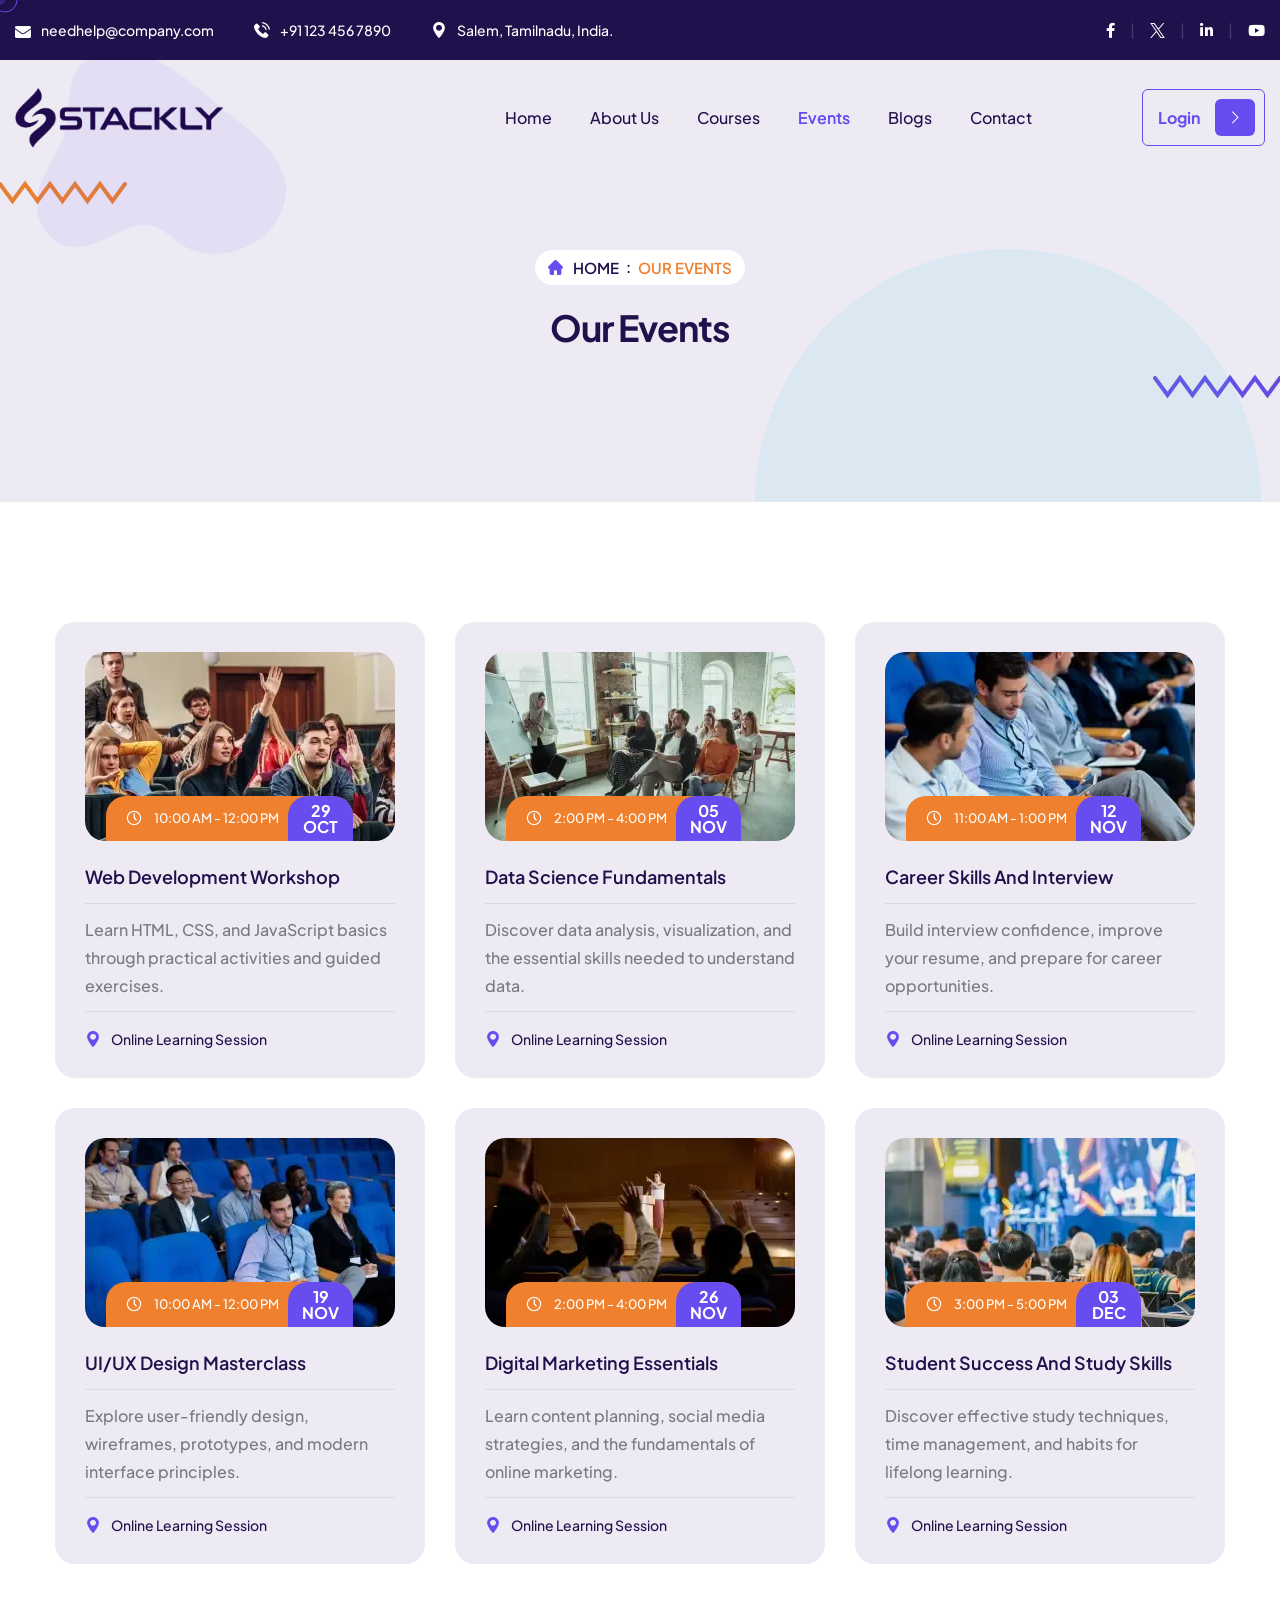
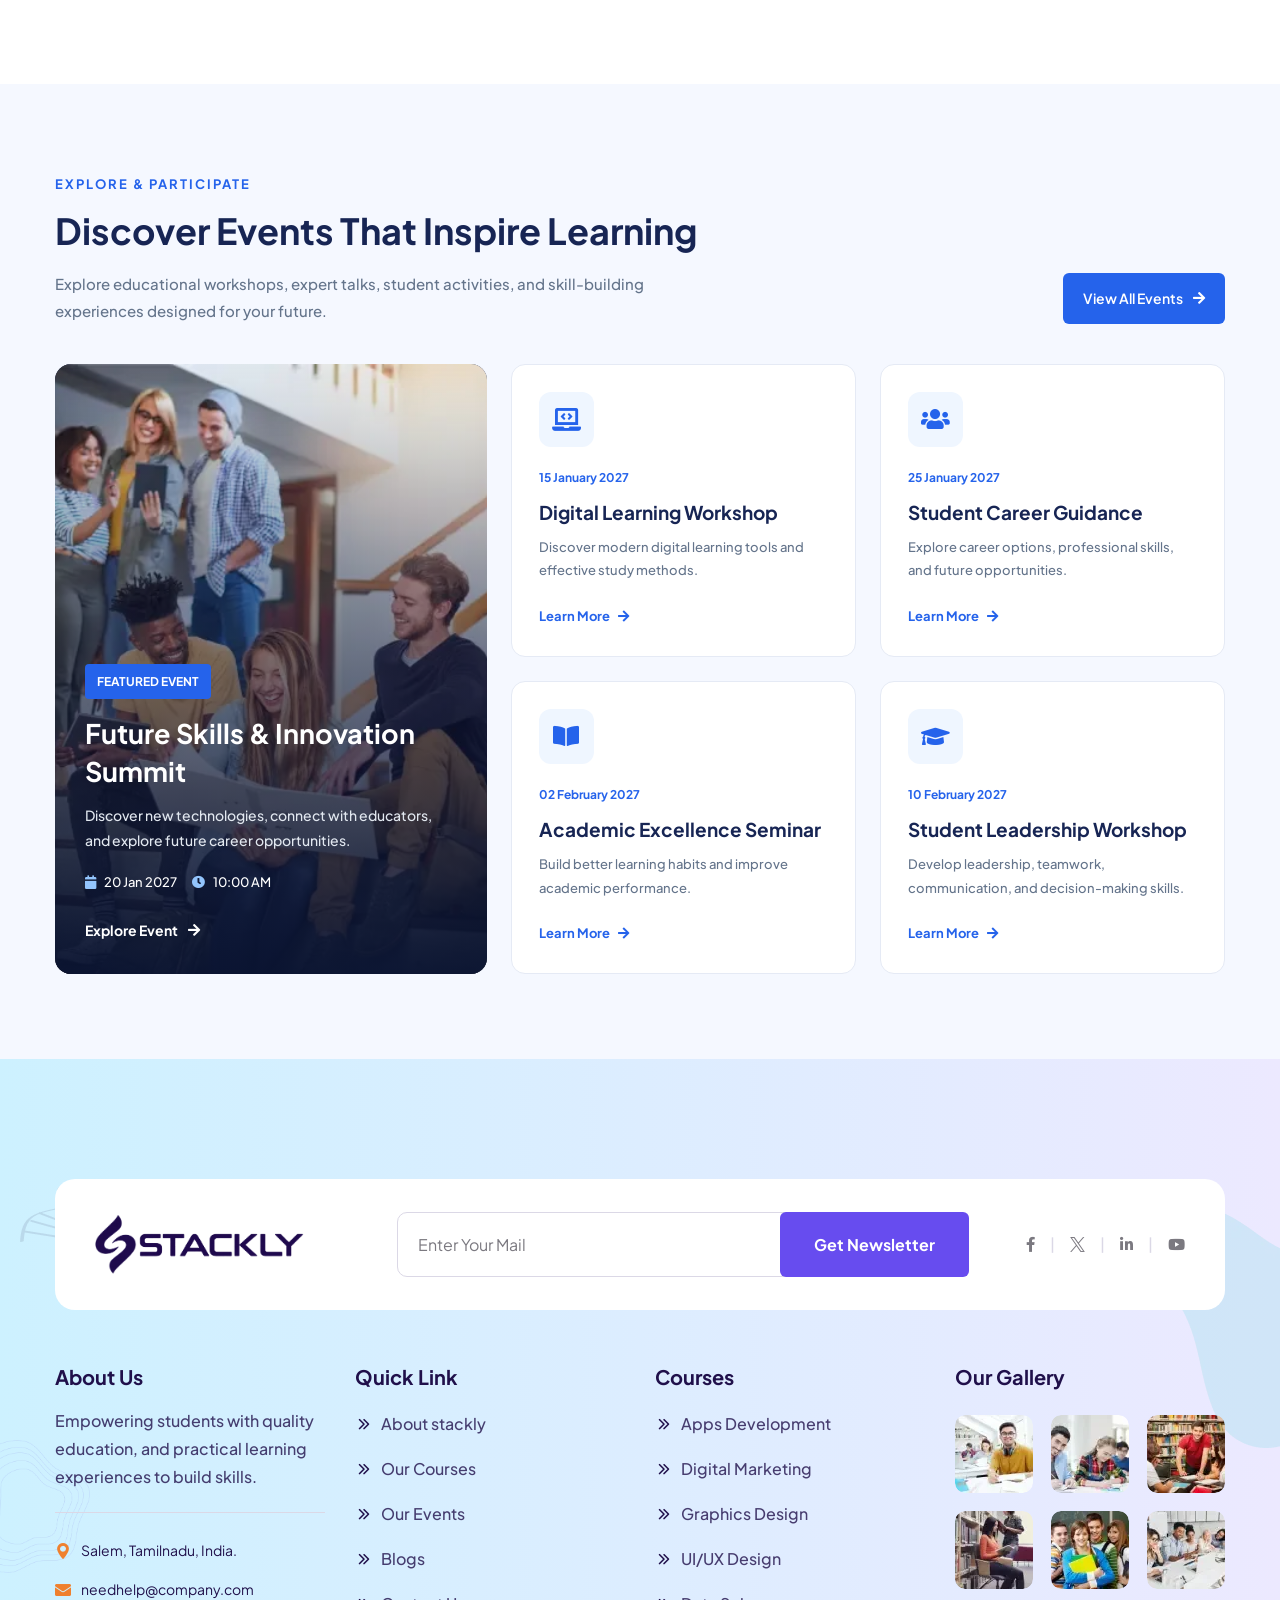
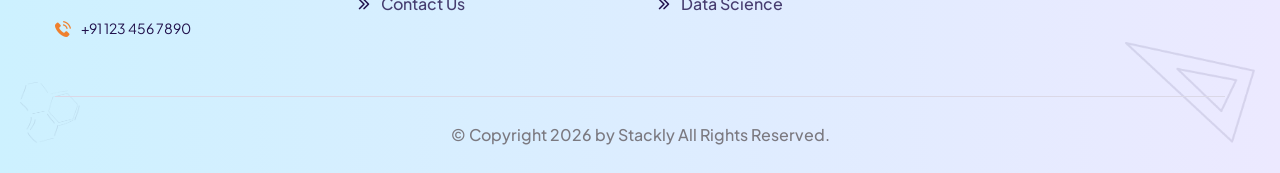
<file: events.html>
<!DOCTYPE html>
<html lang="en">

<head>
    <meta charset="UTF-8" />
    <meta name="viewport" content="width=device-width, initial-scale=1.0" />
    <title>Stackly || Education</title>

    <!-- fonts -->
    <link rel="preconnect" href="https://fonts.googleapis.com">
    <link rel="preconnect" href="https://fonts.gstatic.com" crossorigin>
    <link href="https://fonts.googleapis.com/css2?family=Alex+Brush&family=Cormorant:ital,wght@0,400;0,500;0,600;0,700;1,400;1,500;1,600;1,700&family=Plus+Jakarta+Sans:ital,wght@0,300;0,400;0,500;0,600;0,700;0,800;1,300;1,400;1,500;1,600;1,700;1,800&display=swap" rel="stylesheet">

    <link rel="stylesheet" href="assets/vendors/bootstrap/css/bootstrap.min.css" />
    <link rel="stylesheet" href="assets/vendors/bootstrap-select/bootstrap-select.min.css" />
    <link rel="stylesheet" href="assets/vendors/animate/animate.min.css" />
    <link rel="stylesheet" href="assets/vendors/fontawesome/css/all.min.css" />
    <link rel="stylesheet" href="assets/vendors/jquery-ui/jquery-ui.css" />
    <link rel="stylesheet" href="assets/vendors/jarallax/jarallax.css" />
    <link rel="stylesheet" href="assets/vendors/nouislider/nouislider.min.css" />
    <link rel="stylesheet" href="assets/vendors/nouislider/nouislider.pips.css" />
    <link rel="stylesheet" href="assets/vendors/tiny-slider/tiny-slider.css" />
    <link rel="stylesheet" href="assets/vendors/stackly-icons/style.css" />
    <link rel="stylesheet" href="assets/vendors/owl-carousel/css/owl.carousel.min.css" />
    <link rel="stylesheet" href="assets/vendors/owl-carousel/css/owl.theme.default.min.css" />

    <!-- template styles -->
    <link rel="stylesheet" href="assets/css/style.css" />
</head>

<body class="custom-cursor">

    <div class="custom-cursor__cursor"></div>
    <div class="custom-cursor__cursor-two"></div>

    <!-- Preloader Start -->
<div class="preloader">
    <div class="preloader__icon">
        <i class="fas fa-graduation-cap"></i>
    </div>
</div>
    <!-- /.preloader -->
    <div class="page-wrapper">
        <div class="home-main-header">
            <div class="topbar">
                <div class="container-fluid">
                    <div class="topbar__inner">
                        <ul class="list-unstyled topbar__info">
                            <li>
                                <span class="topbar__info__icon topbar__info__icon--email">
                                    <i class="icon-email"></i>
                                </span>
                                <a>needhelp@company.com</a>
                            </li>
                            <li>
                                <span class="topbar__info__icon">
                                    <i class="icon-telephone"></i>
                                </span>
                                <a>+91 123 456 7890</a>
                            </li>
                            <li>
                                <span class="topbar__info__icon">
                                    <i class="icon-location"></i>
                                </span>
                                <a>Salem, Tamilnadu, India.</a>
                            </li>
                        </ul><!-- /.list-unstyled topbar__info -->
                        <div class="topbar__social social-links">
                            <a href="404.html">
                                <i class="fab fa-facebook-f" aria-hidden="true"></i>
                                <span class="sr-only">Facebook</span>
                            </a>
                            <a href="404.html">
                                <i class="icon-twitter" aria-hidden="true"></i>
                                <span class="sr-only">Twitter</span>
                            </a>
                            <a href="404.html">
                                <i class="fab fa-linkedin-in" aria-hidden="true"></i>
                                <span class="sr-only">Linkedin</span>
                            </a>
                            <a href="404.html">
                                <i class="fab fa-youtube" aria-hidden="true"></i>
                                <span class="sr-only">Youtube</span>
                            </a>
                        </div><!-- /.topbar__social social-links -->
                    </div><!-- /.topbar__inner -->
                </div><!-- /.container-fluid -->
            </div><!-- /.topbar -->

            <header class="main-header sticky-header sticky-header--normal">
                <div class="container-fluid">
                    <div class="main-header__inner">
                        <div class="main-header__logo logo-retina">
                            <a href="index.html">
                                <img src="assets/images/logo.webp" alt="stackly HTML" width="209">
                            </a>
                        </div><!-- /.main-header__logo -->
                        <div class="main-header__right">
                            <nav class="main-header__nav main-menu">
                                <ul class="main-menu__list">
                                    <li>
                                        <a href="index.html">Home</a>
                                    </li>

                                    <li>
                                        <a href="about.html">About Us</a>
                                    </li>

                                    <li>
                                        <a href="courses.html">Courses</a>
                                    </li>

                                    <li>
                                        <a href="events.html">Events</a>
                                    </li>

                                     <li>
                                        <a href="blog.html">Blogs</a>
                                    </li>
                                    <li>
                                        <a href="contact.html">Contact</a>
                                    </li>
                                </ul>
                            </nav><!-- /.main-header__nav -->
                            <div class="mobile-nav__btn mobile-nav__toggler">
                                <span></span>
                                <span></span>
                                <span></span>
                            </div><!-- /.mobile-nav__toggler -->
                            <a href="login.html" class="main-header__btn stackly-btn stackly-btn--border">
                                <span>Login</span>
                                <span class="stackly-btn__icon">
                                    <span class="stackly-btn__icon__inner"><i class="icon-right-arrow"></i></span>
                                </span>
                            </a><!-- /.main-header__btn stackly-btn -->
                        </div><!-- /.main-header__right -->
                    </div><!-- /.main-header__inner -->
                </div><!-- /.container-fluid -->
            </header><!-- /.main-header -->
        </div><!-- /.home-main-header -->

        <section class="page-header">
            <div class="container">
                <div class="page-header__content">
                    <ul class="stackly-breadcrumb list-unstyled">
                        <li><span class="stackly-breadcrumb__icon"><i class="icon-home"></i></span><a href="index.html">Home</a></li>
                        <li><span>our events</span></li>
                    </ul><!-- /.stackly-breadcrumb list-unstyled -->
                    <h2 class="page-header__title">our events</h2>
                </div><!-- /.page-header__content -->
            </div><!-- /.container -->
            <img src="assets/images/shapes/page-header-shape-1.webp" alt="shape" class="page-header__shape-one">
            <img src="assets/images/shapes/page-header-shape-2.webp" alt="shape" class="page-header__shape-two">
            <div class="page-header__shape-three"></div><!-- /.page-header__shape-three -->
            <div class="page-header__shape-four"></div><!-- /.page-header__shape-four -->
        </section><!-- /.page-header -->

  <section class="events-page section-space">
    <div class="container">
        <div class="row gutter-y-30">

            <!-- Event 1 -->
            <div class="col-xl-4 col-md-6">
                <div class="event-card wow fadeInUp" data-wow-duration="1500ms" data-wow-delay="00ms">
                    <div class="event-card__image" style="background-image: url(assets/images/events/event-1-1.webp);">
                        <a href="404.html" class="event-card__image__link">
                            <span class="sr-only">Web Development Workshop</span>
                        </a>
                        <div class="event-card__image__inner">
                            <div class="event-card__time">
                                <span class="event-card__time__icon"><i class="icon-clock-1"></i></span>
                                <p class="event-card__time__text">
                                    <span>10:00 am</span>
                                    <span class="event-card__time__divider">-</span>
                                    <span>12:00 pm</span>
                                </p>
                            </div>
                            <div class="event-card__date">
                                <span>29</span>
                                <span>Oct</span>
                            </div>
                        </div>
                    </div>
                    <h3 class="event-card__title">
                        <a href="404.html">Web Development Workshop</a>
                    </h3>
                    <div class="event-card__description">
                        <p>Learn HTML, CSS, and JavaScript basics through practical activities and guided exercises.</p>
                    </div>
                    <div class="event-card__location">
                        <span class="event-card__location__icon"><i class="icon-location"></i></span>
                        <a href="404.html" class="event-card__location__text">Online Learning Session</a>
                    </div>
                </div>
            </div>

            <!-- Event 2 -->
            <div class="col-xl-4 col-md-6">
                <div class="event-card wow fadeInUp" data-wow-duration="1500ms" data-wow-delay="100ms">
                    <div class="event-card__image" style="background-image: url(assets/images/events/event-1-2.webp);">
                        <a href="404.html" class="event-card__image__link">
                            <span class="sr-only">Data Science Fundamentals</span>
                        </a>
                        <div class="event-card__image__inner">
                            <div class="event-card__time">
                                <span class="event-card__time__icon"><i class="icon-clock-1"></i></span>
                                <p class="event-card__time__text">
                                    <span>2:00 pm</span>
                                    <span class="event-card__time__divider">-</span>
                                    <span>4:00 pm</span>
                                </p>
                            </div>
                            <div class="event-card__date">
                                <span>05</span>
                                <span>Nov</span>
                            </div>
                        </div>
                    </div>
                    <h3 class="event-card__title">
                        <a href="404.html">Data Science Fundamentals</a>
                    </h3>
                    <div class="event-card__description">
                        <p>Discover data analysis, visualization, and the essential skills needed to understand data.</p>
                    </div>
                    <div class="event-card__location">
                        <span class="event-card__location__icon"><i class="icon-location"></i></span>
                        <a href="404.html" class="event-card__location__text">Online Learning Session</a>
                    </div>
                </div>
            </div>

            <!-- Event 3 -->
            <div class="col-xl-4 col-md-6">
                <div class="event-card wow fadeInUp" data-wow-duration="1500ms" data-wow-delay="200ms">
                    <div class="event-card__image" style="background-image: url(assets/images/events/event-1-3.webp);">
                        <a href="404.html" class="event-card__image__link">
                            <span class="sr-only">Career Skills and Interview Preparation</span>
                        </a>
                        <div class="event-card__image__inner">
                            <div class="event-card__time">
                                <span class="event-card__time__icon"><i class="icon-clock-1"></i></span>
                                <p class="event-card__time__text">
                                    <span>11:00 am</span>
                                    <span class="event-card__time__divider">-</span>
                                    <span>1:00 pm</span>
                                </p>
                            </div>
                            <div class="event-card__date">
                                <span>12</span>
                                <span>Nov</span>
                            </div>
                        </div>
                    </div>
                    <h3 class="event-card__title">
                        <a href="404.html">Career Skills and Interview</a>
                    </h3>
                    <div class="event-card__description">
                        <p>Build interview confidence, improve your resume, and prepare for career opportunities.</p>
                    </div>
                    <div class="event-card__location">
                        <span class="event-card__location__icon"><i class="icon-location"></i></span>
                        <a href="404.html" class="event-card__location__text">Online Learning Session</a>
                    </div>
                </div>
            </div>

            <!-- Event 4 -->
            <div class="col-xl-4 col-md-6">
                <div class="event-card wow fadeInUp" data-wow-duration="1500ms" data-wow-delay="00ms">
                    <div class="event-card__image" style="background-image: url(assets/images/events/event-1-4.webp);">
                        <a href="404.html" class="event-card__image__link">
                            <span class="sr-only">UI/UX Design Masterclass</span>
                        </a>
                        <div class="event-card__image__inner">
                            <div class="event-card__time">
                                <span class="event-card__time__icon"><i class="icon-clock-1"></i></span>
                                <p class="event-card__time__text">
                                    <span>10:00 am</span>
                                    <span class="event-card__time__divider">-</span>
                                    <span>12:00 pm</span>
                                </p>
                            </div>
                            <div class="event-card__date">
                                <span>19</span>
                                <span>Nov</span>
                            </div>
                        </div>
                    </div>
                    <h3 class="event-card__title">
                        <a href="404.html">UI/UX Design Masterclass</a>
                    </h3>
                    <div class="event-card__description">
                        <p>Explore user-friendly design, wireframes, prototypes, and modern interface principles.</p>
                    </div>
                    <div class="event-card__location">
                        <span class="event-card__location__icon"><i class="icon-location"></i></span>
                        <a href="404.html" class="event-card__location__text">Online Learning Session</a>
                    </div>
                </div>
            </div>

            <!-- Event 5 -->
            <div class="col-xl-4 col-md-6">
                <div class="event-card wow fadeInUp" data-wow-duration="1500ms" data-wow-delay="100ms">
                    <div class="event-card__image" style="background-image: url(assets/images/events/event-1-5.webp);">
                        <a href="404.html" class="event-card__image__link">
                            <span class="sr-only">Digital Marketing Essentials</span>
                        </a>
                        <div class="event-card__image__inner">
                            <div class="event-card__time">
                                <span class="event-card__time__icon"><i class="icon-clock-1"></i></span>
                                <p class="event-card__time__text">
                                    <span>2:00 pm</span>
                                    <span class="event-card__time__divider">-</span>
                                    <span>4:00 pm</span>
                                </p>
                            </div>
                            <div class="event-card__date">
                                <span>26</span>
                                <span>Nov</span>
                            </div>
                        </div>
                    </div>
                    <h3 class="event-card__title">
                        <a href="404.html">Digital Marketing Essentials</a>
                    </h3>
                    <div class="event-card__description">
                        <p>Learn content planning, social media strategies, and the fundamentals of online marketing.</p>
                    </div>
                    <div class="event-card__location">
                        <span class="event-card__location__icon"><i class="icon-location"></i></span>
                        <a href="404.html" class="event-card__location__text">Online Learning Session</a>
                    </div>
                </div>
            </div>

            <!-- Event 6 -->
            <div class="col-xl-4 col-md-6">
                <div class="event-card wow fadeInUp" data-wow-duration="1500ms" data-wow-delay="200ms">
                    <div class="event-card__image" style="background-image: url(assets/images/events/event-1-6.webp);">
                        <a href="404.html" class="event-card__image__link">
                            <span class="sr-only">Student Success and Study Skills</span>
                        </a>
                        <div class="event-card__image__inner">
                            <div class="event-card__time">
                                <span class="event-card__time__icon"><i class="icon-clock-1"></i></span>
                                <p class="event-card__time__text">
                                    <span>3:00 pm</span>
                                    <span class="event-card__time__divider">-</span>
                                    <span>5:00 pm</span>
                                </p>
                            </div>
                            <div class="event-card__date">
                                <span>03</span>
                                <span>Dec</span>
                            </div>
                        </div>
                    </div>
                    <h3 class="event-card__title">
                        <a href="404.html">Student Success and Study Skills</a>
                    </h3>
                    <div class="event-card__description">
                        <p>Discover effective study techniques, time management, and habits for lifelong learning.</p>
                    </div>
                    <div class="event-card__location">
                        <span class="event-card__location__icon"><i class="icon-location"></i></span>
                        <a href="404.html" class="event-card__location__text">Online Learning Session</a>
                    </div>
                </div>
            </div>

        </div>
    </div>
</section>

<!-- Education Event Highlights Section Start -->
<section class="event-highlights-section">
    <div class="container">

        <div class="event-heading">
            <div>
                <span class="event-subtitle">Explore & Participate</span>
                <h2>Discover Events That Inspire Learning</h2>
                <p>
                    Explore educational workshops, expert talks, student activities,
                    and skill-building experiences designed for your future.
                </p>
            </div>
            <a href="404.html" class="event-view-all">
                View All Events <i class="fa fa-arrow-right"></i>
            </a>
        </div>

        <div class="event-highlight-grid">

            <!-- Featured Event -->
            <div class="featured-event">
                <img src="assets/images/main-slider/main-slider-1-1.webp"
                     alt="Education and innovation event">

                <div class="featured-event-overlay">
                    <span class="featured-label">Featured Event</span>
                    <h3>Future Skills & Innovation Summit</h3>
                    <p>
                        Discover new technologies, connect with educators,
                        and explore future career opportunities.
                    </p>

                    <div class="featured-event-info">
                        <span><i class="fa fa-calendar"></i> 20 Jan 2027</span>
                        <span><i class="fa fa-clock"></i> 10:00 AM</span>
                    </div>

                    <a href="404.html" class="featured-event-btn">
                        Explore Event <i class="fa fa-arrow-right"></i>
                    </a>
                </div>
            </div>

            <!-- Event Item 1 -->
            <div class="highlight-event-card">
                <div class="highlight-event-icon">
                    <i class="fa fa-laptop-code"></i>
                </div>
                <span class="highlight-event-date">15 January 2027</span>
                <h3>Digital Learning Workshop</h3>
                <p>Discover modern digital learning tools and effective study methods.</p>
                <a href="404.html" class="highlight-event-link">
                    Learn More <i class="fa fa-arrow-right"></i>
                </a>
            </div>

            <!-- Event Item 2 -->
            <div class="highlight-event-card">
                <div class="highlight-event-icon">
                    <i class="fa fa-users"></i>
                </div>
                <span class="highlight-event-date">25 January 2027</span>
                <h3>Student Career Guidance</h3>
                <p>Explore career options, professional skills, and future opportunities.</p>
                <a href="404.html" class="highlight-event-link">
                    Learn More <i class="fa fa-arrow-right"></i>
                </a>
            </div>

            <!-- Event Item 3 -->
            <div class="highlight-event-card">
                <div class="highlight-event-icon">
                    <i class="fa fa-book-open"></i>
                </div>
                <span class="highlight-event-date">02 February 2027</span>
                <h3>Academic Excellence Seminar</h3>
                <p>Build better learning habits and improve academic performance.</p>
                <a href="404.html" class="highlight-event-link">
                    Learn More <i class="fa fa-arrow-right"></i>
                </a>
            </div>

            <!-- Event Item 4 -->
<div class="highlight-event-card">
    <div class="highlight-event-icon">
        <i class="fa fa-graduation-cap"></i>
    </div>
    <span class="highlight-event-date">10 February 2027</span>
    <h3>Student Leadership Workshop</h3>
    <p>Develop leadership, teamwork, communication, and decision-making skills.</p>
    <a href="404.html" class="highlight-event-link">
        Learn More <i class="fa fa-arrow-right"></i>
    </a>
</div>

        </div>
    </div>
</section>

       <footer class="main-footer section-space-top">
            <div class="container">
                <div class="main-footer__top">
                    <a href="index.html" class="main-footer__logo">
                        <img src="assets/images/logo.webp" width="209" alt="stackly HTML Template">
                    </a><!-- /.main-footer__logo -->
                    <div class="main-footer__top__inner">
                        <div class="main-footer__newsletter">
                           <form action="#" data-url="MAILCHIMP_FORM_URL" class="main-footer__newsletter__form mc-form" id="newsletterForm">
    <input type="text" name="EMAIL" placeholder="Enter Your Mail" id="newsletterEmail">
    <button type="submit" class="stackly-btn">
        <span>Get newsletter</span>
    </button>
</form>

<script>
document.getElementById("newsletterForm").addEventListener("submit", function (e) {
    e.preventDefault();

    const emailInput = document.getElementById("newsletterEmail");
    const email = emailInput.value.trim();

    if (email === "" || !/^[^\s@]+@[^\s@]+\.[^\s@]+$/.test(email)) {
        emailInput.setCustomValidity("Please enter a valid email address.");
        emailInput.reportValidity();
        return;
    }

    emailInput.setCustomValidity("");
    window.location.href = "404.html";
});

document.getElementById("newsletterEmail").addEventListener("input", function () {
    this.setCustomValidity("");
});
</script><!-- /.main-footer__newsletter__form mc-form -->
                            <div class="mc-form__response"></div><!-- /.mc-form__response -->
                        </div><!-- /.main-footer__newsletter -->
                        <div class="main-footer__social social-links">
                            <a href="404.html">
                                <i class="fab fa-facebook-f" aria-hidden="true"></i>
                                <span class="sr-only">Facebook</span>
                            </a>
                            <a href="404.html">
                                <i class="icon-twitter" aria-hidden="true"></i>
                                <span class="sr-only">Twitter</span>
                            </a>
                            <a href="404.html">
                                <i class="fab fa-linkedin-in" aria-hidden="true"></i>
                                <span class="sr-only">Linkedin</span>
                            </a>
                            <a href="404.html">
                                <i class="fab fa-youtube" aria-hidden="true"></i>
                                <span class="sr-only">Youtube</span>
                            </a>
                        </div><!-- /.main-footer__social social-links -->
                    </div><!-- /.main-footer__top__inner -->
                </div><!-- /.main-footer__top -->
                <div class="row gutter-y-40">
                    <div class="col-xl-3 col-lg-4 wow fadeInUp" data-wow-duration="1500ms" data-wow-delay="00ms">
                        <div class="footer-widget footer-widget--about">
                            <h2 class="footer-widget__title">About Us</h2><!-- /.footer-widget__title -->
                            <p class="footer-widget__about-text"> Empowering students with quality education, and practical learning experiences to build skills.</p><!-- /.footer-widget__about-text -->
                            <ul class="footer-widget__info">
                                <li>
                                    <span class="footer-widget__info__icon"><i class="icon-location"></i></span>
                                    <a>Salem, Tamilnadu, India.</a>
                                </li>
                                <li>
                                    <span class="footer-widget__info__icon"><i class="icon-email"></i></span>
                                    <a>needhelp@company.com</a>
                                </li>
                                <li>
                                    <span class="footer-widget__info__icon"><i class="icon-telephone"></i></span>
                                    <a>+91 123 456 7890</a>
                                </li>
                            </ul><!-- /.footer-widget__info -->
                        </div><!-- /.footer-widget -->
                    </div><!-- /.col-xl-3 col-lg-4 -->
                    <div class="col-xl-3 col-md-4 col-sm-6 wow fadeInUp" data-wow-duration="1500ms" data-wow-delay="100ms">
                        <div class="footer-widget footer-widget--links">
                            <h2 class="footer-widget__title">Quick Link</h2><!-- /.footer-widget__title -->
                            <ul class="list-unstyled footer-widget__links">
                                <li>
                                    <a href="about.html">
                                        <span class="footer-widget__links__icon">
                                            <i class="icon-double-arrow"></i>
                                        </span>
                                        About stackly
                                    </a>
                                </li>
                                <li>
                                    <a href="courses.html">
                                        <span class="footer-widget__links__icon">
                                            <i class="icon-double-arrow"></i>
                                        </span>
                                        Our Courses
                                    </a>
                                </li>
                                <li>
                                    <a href="events.html">
                                        <span class="footer-widget__links__icon">
                                            <i class="icon-double-arrow"></i>
                                        </span>
                                        Our Events
                                    </a>
                                </li>
                                <li>
                                    <a href="blog.html">
                                        <span class="footer-widget__links__icon">
                                            <i class="icon-double-arrow"></i>
                                        </span>
                                        Blogs
                                    </a>
                                </li>
                                <li>
                                    <a href="contact.html">
                                        <span class="footer-widget__links__icon">
                                            <i class="icon-double-arrow"></i>
                                        </span>
                                        Contact Us
                                    </a>
                                </li>
                            </ul><!-- /.list-unstyled footer-widget__links -->
                        </div><!-- /.footer-widget -->
                    </div><!-- /.col-xl-3 col-md-4 col-sm-6 -->
                    <div class="col-xl-3 col-md-4 col-sm-6 wow fadeInUp" data-wow-duration="1500ms" data-wow-delay="200ms">
                        <div class="footer-widget footer-widget--links">
                            <h2 class="footer-widget__title">Courses</h2><!-- /.footer-widget__title -->
                            <ul class="list-unstyled footer-widget__links">
                                <li>
                                    <a href="404.html">
                                        <span class="footer-widget__links__icon">
                                            <i class="icon-double-arrow"></i>
                                        </span>
                                        Apps Development
                                    </a>
                                </li>
                                <li>
                                    <a href="404.html">
                                        <span class="footer-widget__links__icon">
                                            <i class="icon-double-arrow"></i>
                                        </span>
                                        Digital Marketing
                                    </a>
                                </li>
                                <li>
                                    <a href="404.html">
                                        <span class="footer-widget__links__icon">
                                            <i class="icon-double-arrow"></i>
                                        </span>
                                        Graphics Design
                                    </a>
                                </li>
                                <li>
                                    <a href="404.html">
                                        <span class="footer-widget__links__icon">
                                            <i class="icon-double-arrow"></i>
                                        </span>
                                        UI/UX Design
                                    </a>
                                </li>
                                <li>
                                    <a href="404.html">
                                        <span class="footer-widget__links__icon">
                                            <i class="icon-double-arrow"></i>
                                        </span>
                                        Data Science
                                    </a>
                                </li>
                            </ul><!-- /.list-unstyled footer-widget__links -->
                        </div><!-- /.footer-widget -->
                    </div><!-- /.col-xl-3 col-md-4 col-sm-6 -->
                    <div class="col-xl-3 col-md-4 wow fadeInUp" data-wow-duration="1500ms" data-wow-delay="300ms">
                        <div class="footer-widget footer-widget--gallery">
                            <h2 class="footer-widget__title">Our Gallery</h2><!-- /.footer-widget__title -->
                            <div class="footer-widget__gallery">
                                <a href="404.html" class="footer-widget__gallery__link">
                                    <img src="assets/images/gallery/footer-widget-gallery-1.webp" alt="footer-widget-gallery">
                                    <span class="footer-widget__gallery__icon icon-plus"></span>
                                </a><!-- /.footer-widget__gallery__link -->
                                <a href="404.html" class="footer-widget__gallery__link">
                                    <img src="assets/images/gallery/footer-widget-gallery-2.webp" alt="footer-widget-gallery">
                                    <span class="footer-widget__gallery__icon icon-plus"></span>
                                </a><!-- /.footer-widget__gallery__link -->
                                <a href="404.html" class="footer-widget__gallery__link">
                                    <img src="assets/images/gallery/footer-widget-gallery-3.webp" alt="footer-widget-gallery">
                                    <span class="footer-widget__gallery__icon icon-plus"></span>
                                </a><!-- /.footer-widget__gallery__link -->
                                <a href="404.html" class="footer-widget__gallery__link">
                                    <img src="assets/images/gallery/footer-widget-gallery-4.webp" alt="footer-widget-gallery">
                                    <span class="footer-widget__gallery__icon icon-plus"></span>
                                </a><!-- /.footer-widget__gallery__link -->
                                <a href="404.html" class="footer-widget__gallery__link">
                                    <img src="assets/images/gallery/footer-widget-gallery-5.webp" alt="footer-widget-gallery">
                                    <span class="footer-widget__gallery__icon icon-plus"></span>
                                </a><!-- /.footer-widget__gallery__link -->
                                <a href="404.html" class="footer-widget__gallery__link">
                                    <img src="assets/images/gallery/footer-widget-gallery-6.webp" alt="footer-widget-gallery">
                                    <span class="footer-widget__gallery__icon icon-plus"></span>
                                </a><!-- /.footer-widget__gallery__link -->
                            </div><!-- /.footer-widget__gallery -->
                        </div><!-- /.footer-widget -->
                    </div><!-- /.col-xl-3 col-md-4 -->
                </div><!-- /.row gutter-y-40 -->
            </div><!-- /.container -->
            <div class="main-footer__bottom">
                <div class="container">
                    <div class="main-footer__bottom__inner">
                        <p class="main-footer__copyright">
                            &copy; Copyright <span class="dynamic-year"></span> by Stackly All Rights Reserved.
                        </p>
                    </div><!-- /.main-footer__inner -->
                </div><!-- /.container -->
            </div><!-- /.main-footer__bottom -->
            <img src="assets/images/shapes/footer-shape-1.webp" alt="shape" class="main-footer__shape-one">
            <img src="assets/images/shapes/footer-shape-2.webp" alt="shape" class="main-footer__shape-two">
            <img src="assets/images/shapes/footer-shape-3.webp" alt="shape" class="main-footer__shape-three">
            <img src="assets/images/shapes/footer-shape-4.webp" alt="shape" class="main-footer__shape-four">
            <img src="assets/images/shapes/footer-shape-5.webp" alt="shape" class="main-footer__shape-five">
        </footer><!-- /.main-footer section-space-top -->

    </div><!-- /.page-wrapper -->

   <!-- Mobile Navigation -->
<div class="mobile-nav__wrapper">
    <div class="mobile-nav__overlay mobile-nav__toggler"></div>

    <div class="mobile-nav__content">
        <span class="mobile-nav__close mobile-nav__toggler">
            <i class="icon-close"></i>
        </span>

        <!-- Logo -->
        <div class="logo-box logo-retina">
            <a href="index.html" aria-label="Stackly home">
                <img src="assets/images/logo2.webp"
                     width="209"
                     alt="Stackly Logo">
            </a>
        </div>

        <!-- Navigation links are copied from the desktop menu by the template JavaScript -->
        <div class="mobile-nav__container"></div>

        <!-- Login Button -->
        <div class="mobile-nav__login">
            <a href="login.html" class="stackly-btn">
                <span>Login</span>
                <span class="stackly-btn__icon">
                    <span class="stackly-btn__icon__inner">
                        <i class="icon-right-arrow"></i>
                    </span>
                </span>
            </a>
        </div>

        <!-- Contact Details -->
        <ul class="mobile-nav__contact list-unstyled">
            <li>
                <span class="mobile-nav__contact__icon">
                    <i class="fa fa-envelope"></i>
                </span>
                <a>
                    needhelp@company.com
                </a>
            </li>

            <li>
                <span class="mobile-nav__contact__icon">
                    <i class="fa fa-phone-alt"></i>
                </span>
                <a>
                    +91 123 456 7890
                </a>
            </li>
        </ul>

        <!-- Social Links -->
        <div class="mobile-nav__social social-links-two">
            <a href="404.html" aria-label="Facebook">
                <span class="social-links-two__icon">
                    <i class="fab fa-facebook-f"></i>
                </span>
            </a>

            <a href="404.html" aria-label="Twitter">
                <span class="social-links-two__icon">
                    <i class="fab fa-twitter"></i>
                </span>
            </a>

            <a href="404.html" aria-label="Instagram">
                <span class="social-links-two__icon">
                    <i class="fab fa-instagram"></i>
                </span>
            </a>

            <a href="404.html" aria-label="YouTube">
                <span class="social-links-two__icon">
                    <i class="fab fa-youtube"></i>
                </span>
            </a>
        </div>
    </div>
</div>

    <a href="#" data-target="html" class="scroll-to-target scroll-to-top">
        <span class="scroll-to-top__text">back top</span>
        <span class="scroll-to-top__wrapper"><span class="scroll-to-top__inner"></span></span>
    </a>

    <script src="assets/vendors/jquery/jquery-3.7.0.min.js"></script>
    <script src="assets/vendors/bootstrap/js/bootstrap.bundle.min.js"></script>
    <script src="assets/vendors/bootstrap-select/bootstrap-select.min.js"></script>
    <script src="assets/vendors/jarallax/jarallax.min.js"></script>
    <script src="assets/vendors/jquery-ui/jquery-ui.js"></script>
    <script src="assets/vendors/jquery-ajaxchimp/jquery.ajaxchimp.min.js"></script>
    <script src="assets/vendors/jquery-appear/jquery.appear.min.js"></script>
    <script src="assets/vendors/jquery-circle-progress/jquery.circle-progress.min.js"></script>
    <script src="assets/vendors/jquery-magnific-popup/jquery.magnific-popup.min.js"></script>
    <script src="assets/vendors/jquery-validate/jquery.validate.min.js"></script>
    <script src="assets/vendors/nouislider/nouislider.min.js"></script>
    <script src="assets/vendors/tiny-slider/tiny-slider.js"></script>
    <script src="assets/vendors/wnumb/wNumb.min.js"></script>
    <script src="assets/vendors/owl-carousel/js/owl.carousel.min.js"></script>
    <script src="assets/vendors/owl-carousel/js/owlcarousel2-filter.min.js"></script>
    <script src="assets/vendors/owl-carousel/js/owlcarousel2-progressbar.js"></script>
    <script src="assets/vendors/wow/wow.js"></script>
    <script src="assets/vendors/imagesloaded/imagesloaded.min.js"></script>
    <script src="assets/vendors/isotope/isotope.js"></script>
    <script src="assets/vendors/countdown/countdown.min.js"></script>
    <script src="assets/vendors/jquery-circleType/jquery.circleType.js"></script>
    <script src="assets/vendors/jquery-lettering/jquery.lettering.min.js"></script>
    <!-- template js -->
    <script src="assets/js/script.js"></script>
</body>

</html>
</file>
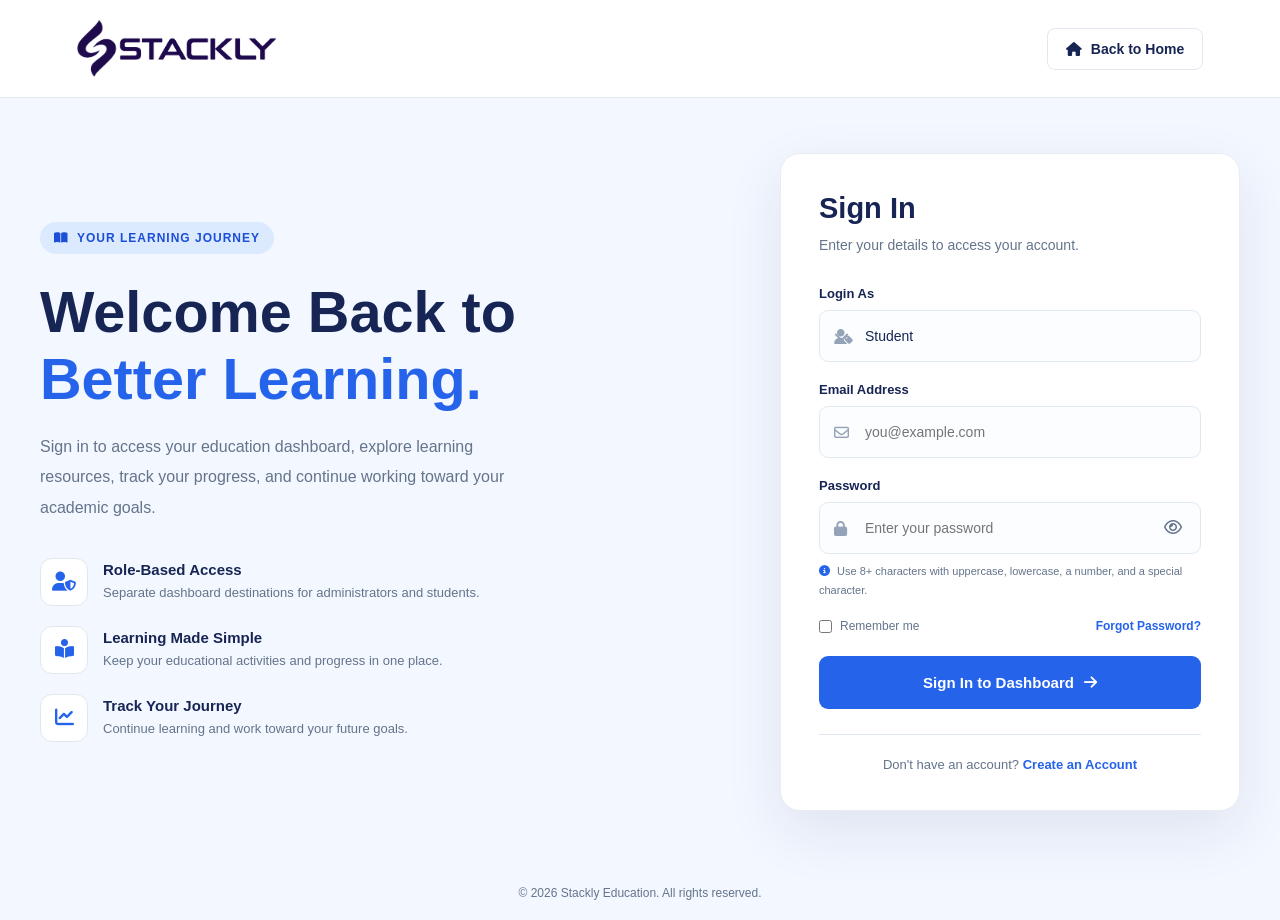
<file: login.html>
<!DOCTYPE html>
<html lang="en">
<head>
    <meta charset="UTF-8">
    <meta name="viewport" content="width=device-width, initial-scale=1.0">
    <title>Login | Stackly Education</title>

    <link rel="stylesheet" href="https://cdnjs.cloudflare.com/ajax/libs/font-awesome/6.5.2/css/all.min.css">

    <style>
        :root {
            --primary: #2563eb;
            --primary-dark: #1d4ed8;
            --navy: #172554;
            --text: #334155;
            --muted: #64748b;
            --light: #f3f7ff;
            --border: #e2e8f0;
            --white: #ffffff;
            --danger: #dc2626;
        }

        * {
            margin: 0;
            padding: 0;
            box-sizing: border-box;
        }

        body {
            min-height: 100vh;
            font-family: "Segoe UI", Arial, sans-serif;
            background: var(--light);
            color: var(--text);
        }

        a {
            text-decoration: none;
        }

        button,
        input,
        select {
            font: inherit;
        }

        .login-page {
            min-height: 100vh;
            display: flex;
            flex-direction: column;
        }

        /* Header */
        .login-header {
            width: 100%;
            padding: 20px 6%;
            display: flex;
            align-items: center;
            justify-content: space-between;
            gap: 20px;
            background: var(--white);
            border-bottom: 1px solid var(--border);
        }

        .brand-logo {
            display: inline-flex;
            align-items: center;
            gap: 12px;
            color: var(--navy);
            font-size: 25px;
            font-weight: 800;
        }

        .brand-logo .logo-icon {
            width: 45px;
            height: 45px;
            display: flex;
            align-items: center;
            justify-content: center;
            border-radius: 12px;
            background: var(--primary);
            color: var(--white);
            font-size: 22px;
        }

        .brand-logo span small {
            display: block;
            margin-top: 2px;
            color: var(--muted);
            font-size: 10px;
            font-weight: 600;
            letter-spacing: 2px;
            text-transform: uppercase;
        }

        .home-button {
            display: inline-flex;
            align-items: center;
            gap: 9px;
            padding: 12px 18px;
            border: 1px solid var(--border);
            border-radius: 8px;
            color: var(--navy);
            background: var(--white);
            font-size: 14px;
            font-weight: 600;
            transition: 0.3s ease;
        }

        .home-button:hover {
            background: var(--primary);
            border-color: var(--primary);
            color: var(--white);
        }

        /* Main Layout */
        .login-main {
            width: 100%;
            max-width: 1250px;
            flex: 1;
            margin: auto;
            padding: 55px 25px;
            display: grid;
            grid-template-columns: 1fr 460px;
            align-items: center;
            gap: 70px;
        }

        /* Left Education Content */
        .login-intro {
            max-width: 580px;
        }

        .intro-label {
            display: inline-flex;
            align-items: center;
            gap: 8px;
            padding: 9px 14px;
            border-radius: 30px;
            background: #dbeafe;
            color: var(--primary-dark);
            font-size: 12px;
            font-weight: 800;
            letter-spacing: 1px;
            text-transform: uppercase;
        }

        .login-intro h1 {
            margin: 25px 0 20px;
            color: var(--navy);
            font-size: clamp(38px, 4.5vw, 58px);
            font-weight: 800;
            line-height: 1.15;
        }

        .login-intro h1 span {
            color: var(--primary);
        }

        .login-intro > p {
            max-width: 510px;
            color: var(--muted);
            font-size: 16px;
            line-height: 1.9;
        }

        .intro-features {
            display: grid;
            gap: 20px;
            margin-top: 35px;
        }

        .intro-feature {
            display: flex;
            align-items: center;
            gap: 15px;
        }

        .feature-icon {
            flex-shrink: 0;
            width: 48px;
            height: 48px;
            display: flex;
            align-items: center;
            justify-content: center;
            background: var(--white);
            color: var(--primary);
            border: 1px solid var(--border);
            border-radius: 12px;
            font-size: 19px;
        }

        .intro-feature h3 {
            margin-bottom: 5px;
            color: var(--navy);
            font-size: 15px;
        }

        .intro-feature p {
            color: var(--muted);
            font-size: 13px;
            line-height: 1.6;
        }

        /* Login Card */
        .login-card {
            width: 100%;
            padding: 38px;
            background: var(--white);
            border: 1px solid #e8edf5;
            border-radius: 20px;
            box-shadow: 0 20px 60px rgba(23, 37, 84, 0.09);
        }

        .login-card-header {
            margin-bottom: 28px;
        }

        .login-card-header h2 {
            margin-bottom: 9px;
            color: var(--navy);
            font-size: 29px;
            font-weight: 800;
        }

        .login-card-header p {
            color: var(--muted);
            font-size: 14px;
            line-height: 1.7;
        }

        .form-group {
            margin-bottom: 20px;
        }

        .form-group label {
            display: block;
            margin-bottom: 9px;
            color: var(--navy);
            font-size: 13px;
            font-weight: 700;
        }

        .input-wrapper {
            position: relative;
        }

        .input-wrapper > i {
            position: absolute;
            top: 50%;
            left: 15px;
            transform: translateY(-50%);
            color: #94a3b8;
            font-size: 15px;
            pointer-events: none;
        }

        .form-control {
            width: 100%;
            height: 52px;
            padding: 0 45px;
            outline: none;
            border: 1px solid var(--border);
            border-radius: 9px;
            background: #fbfdff;
            color: var(--navy);
            font-size: 14px;
            transition: border-color 0.3s, box-shadow 0.3s;
        }

        .form-control:focus {
            border-color: var(--primary);
            box-shadow: 0 0 0 3px rgba(37, 99, 235, 0.1);
            background: var(--white);
        }

        .form-control.invalid {
            border-color: var(--danger);
        }

        .form-control.valid {
            border-color: #16a34a;
        }

        select.form-control {
            cursor: pointer;
            appearance: none;
        }

        .select-arrow {
            position: absolute;
            right: 16px;
            top: 50%;
            transform: translateY(-50%);
            color: var(--muted);
            pointer-events: none;
        }

        .toggle-password {
            position: absolute;
            top: 50%;
            right: 14px;
            transform: translateY(-50%);
            border: 0;
            background: transparent;
            color: var(--muted);
            cursor: pointer;
            padding: 5px;
        }

        .toggle-password:hover {
            color: var(--primary);
        }

        .field-error {
            display: block;
            margin-top: 6px;
            color: var(--danger);
            font-size: 12px;
            line-height: 1.5;
        }

        .field-error:empty {
            display: none;
        }

        .password-hint {
            margin-top: 8px;
            color: var(--muted);
            font-size: 11px;
            line-height: 1.7;
        }

        .password-hint i {
            margin-right: 4px;
            color: var(--primary);
        }

        .form-options {
            display: flex;
            align-items: center;
            justify-content: space-between;
            gap: 12px;
            margin: 3px 0 23px;
        }

        .remember-option {
            display: inline-flex;
            align-items: center;
            gap: 8px;
            color: var(--muted);
            font-size: 12px;
            cursor: pointer;
        }

        .remember-option input {
            accent-color: var(--primary);
        }

        .forgot-link {
            color: var(--primary);
            font-size: 12px;
            font-weight: 700;
        }

        .forgot-link:hover {
            text-decoration: underline;
        }

        .login-button {
            width: 100%;
            min-height: 53px;
            display: flex;
            align-items: center;
            justify-content: center;
            gap: 10px;
            border: none;
            border-radius: 9px;
            background: var(--primary);
            color: var(--white);
            font-size: 15px;
            font-weight: 700;
            cursor: pointer;
            transition: background 0.3s, transform 0.3s;
        }

        .login-button:hover {
            background: var(--primary-dark);
            transform: translateY(-2px);
        }

        .login-button:disabled {
            opacity: 0.7;
            cursor: wait;
            transform: none;
        }

        .login-status {
            margin-top: 14px;
            color: var(--danger);
            font-size: 13px;
            line-height: 1.6;
            text-align: center;
        }

        .login-status:empty {
            display: none;
        }

        .signup-prompt {
            margin-top: 25px;
            padding-top: 22px;
            border-top: 1px solid var(--border);
            color: var(--muted);
            font-size: 13px;
            text-align: center;
        }

        .signup-prompt a {
            color: var(--primary);
            font-weight: 700;
        }

        .signup-prompt a:hover {
            text-decoration: underline;
        }

        .login-footer {
            padding: 20px;
            color: var(--muted);
            font-size: 12px;
            text-align: center;
        }

        /* Responsive */
        @media (max-width: 1000px) {
            .login-main {
                grid-template-columns: 1fr 420px;
                gap: 35px;
            }

            .login-card {
                padding: 30px;
            }

            .login-intro h1 {
                font-size: 43px;
            }
        }

        @media (max-width: 800px) {
            .login-main {
                max-width: 540px;
                grid-template-columns: 1fr;
                gap: 35px;
                padding: 40px 20px;
            }

            .login-intro {
                text-align: center;
            }

            .login-intro > p {
                margin: auto;
            }

            .intro-features {
                display: none;
            }

            .login-intro h1 {
                margin-top: 18px;
                font-size: 39px;
            }

            .login-card {
                padding: 30px;
            }
        }

        @media (max-width: 480px) {
            .login-header {
                padding: 15px;
            }

            .brand-logo {
                gap: 8px;
                font-size: 19px;
            }

            .brand-logo .logo-icon {
                width: 39px;
                height: 39px;
                font-size: 18px;
            }

            .brand-logo span small {
                font-size: 8px;
                letter-spacing: 1.5px;
            }

            .home-button {
                padding: 10px;
                font-size: 12px;
            }

            .home-button i {
                display: none;
            }

            .login-main {
                padding: 30px 15px;
            }

            .login-intro h1 {
                font-size: 32px;
            }

            .login-intro > p {
                font-size: 14px;
            }

            .login-card {
                padding: 23px 19px;
                border-radius: 15px;
            }

            .login-card-header h2 {
                font-size: 25px;
            }

            .form-options {
                align-items: flex-start;
            }
        }

        .brand-logo {
    display: inline-flex;
    align-items: center;
    text-decoration: none;
}

.brand-logo__image {
    display: block;
    width: 200px;
    height: auto;
    object-fit: contain;
}

    </style>
</head>

<body>
<div class="login-page">

    <!-- Header -->
    <header class="login-header">
       <a href="index.html" class="brand-logo" aria-label="Stackly Education home">
    <img src="assets/images/logo.webp"
         alt="Stackly Education Logo"
         class="brand-logo__image">
</a>

        <a href="index.html" class="home-button">
            <i class="fa-solid fa-house"></i>
            Back to Home
        </a>
    </header>

    <!-- Main -->
    <main class="login-main">

        <!-- Education Introduction -->
        <section class="login-intro">
            <span class="intro-label">
                <i class="fa-solid fa-book-open"></i>
                Your Learning Journey
            </span>

            <h1>
                Welcome Back to
                <span>Better Learning.</span>
            </h1>

            <p>
                Sign in to access your education dashboard, explore learning
                resources, track your progress, and continue working toward
                your academic goals.
            </p>

            <div class="intro-features">
                <div class="intro-feature">
                    <div class="feature-icon">
                        <i class="fa-solid fa-user-shield"></i>
                    </div>
                    <div>
                        <h3>Role-Based Access</h3>
                        <p>Separate dashboard destinations for administrators and students.</p>
                    </div>
                </div>

                <div class="intro-feature">
                    <div class="feature-icon">
                        <i class="fa-solid fa-book-open-reader"></i>
                    </div>
                    <div>
                        <h3>Learning Made Simple</h3>
                        <p>Keep your educational activities and progress in one place.</p>
                    </div>
                </div>

                <div class="intro-feature">
                    <div class="feature-icon">
                        <i class="fa-solid fa-chart-line"></i>
                    </div>
                    <div>
                        <h3>Track Your Journey</h3>
                        <p>Continue learning and work toward your future goals.</p>
                    </div>
                </div>
            </div>
        </section>

        <!-- Login Form -->
        <section class="login-card">
            <div class="login-card-header">
                <h2>Sign In</h2>
                <p>Enter your details to access your account.</p>
            </div>

            <form id="loginForm" novalidate>

                <!-- Role -->
                <div class="form-group">
                    <label for="role">Login As</label>
                    <div class="input-wrapper">
                        <i class="fa-solid fa-user-tag"></i>
                        <select id="role" name="role" class="form-control" required>
                            <option value="student">Student</option>
                            <option value="admin">Admin</option>
                        </select>
                        <i class="fa-solid fa-chevron-down select-arrow"></i>
                    </div>
                    <small class="field-error" id="roleError"></small>
                </div>

                <!-- Email -->
                <div class="form-group">
                    <label for="email">Email Address</label>
                    <div class="input-wrapper">
                        <i class="fa-regular fa-envelope"></i>
                        <input
                            type="email"
                            id="email"
                            name="email"
                            class="form-control"
                            placeholder="you@example.com"
                            autocomplete="username"
                            maxlength="254"
                            required
                        >
                    </div>
                    <small class="field-error" id="emailError"></small>
                </div>

                <!-- Password -->
                <div class="form-group">
                    <label for="password">Password</label>
                    <div class="input-wrapper">
                        <i class="fa-solid fa-lock"></i>
                        <input
                            type="password"
                            id="password"
                            name="password"
                            class="form-control"
                            placeholder="Enter your password"
                            autocomplete="current-password"
                            minlength="8"
                            maxlength="128"
                            required
                        >
                        <button
                            type="button"
                            class="toggle-password"
                            id="togglePassword"
                            aria-label="Show password"
                        >
                            <i class="fa-regular fa-eye"></i>
                        </button>
                    </div>
                    <small class="field-error" id="passwordError"></small>
                    <p class="password-hint">
                        <i class="fa-solid fa-circle-info"></i>
                        Use 8+ characters with uppercase, lowercase, a number,
                        and a special character.
                    </p>
                </div>

                <!-- Options -->
                <div class="form-options">
                    <label class="remember-option">
                        <input type="checkbox" id="rememberMe">
                        Remember me
                    </label>

                    <a href="404.html" class="forgot-link">
                        Forgot Password?
                    </a>
                </div>

                <!-- Submit -->
                <button type="submit" class="login-button" id="loginButton">
                    <span>Sign In to Dashboard</span>
                    <i class="fa-solid fa-arrow-right"></i>
                </button>

                <p class="login-status" id="loginStatus" role="alert"></p>

                <div class="signup-prompt">
                    Don't have an account?
                    <a href="signup.html">Create an Account</a>
                </div>
            </form>
        </section>

    </main>

    <footer class="login-footer">
        &copy; <span id="currentYear"></span> Stackly Education. All rights reserved.
    </footer>
</div>

<script>
    const loginForm = document.getElementById("loginForm");
    const roleInput = document.getElementById("role");
    const emailInput = document.getElementById("email");
    const passwordInput = document.getElementById("password");
    const rememberMe = document.getElementById("rememberMe");
    const loginStatus = document.getElementById("loginStatus");
    const loginButton = document.getElementById("loginButton");

    document.getElementById("currentYear").textContent =
        new Date().getFullYear();

    // Show or hide password
    document.getElementById("togglePassword").addEventListener("click", function () {
        const isPassword = passwordInput.type === "password";

        passwordInput.type = isPassword ? "text" : "password";

        this.innerHTML = isPassword
            ? '<i class="fa-regular fa-eye-slash"></i>'
            : '<i class="fa-regular fa-eye"></i>';

        this.setAttribute(
            "aria-label",
            isPassword ? "Hide password" : "Show password"
        );
    });

    // Email format validation
    function validateEmail(value) {
        const emailPattern = /^[^\s@]+@[^\s@]+\.[^\s@]{2,}$/;
        return emailPattern.test(value);
    }

    // Strong password validation
    function validatePassword(value) {
        return (
            value.length >= 8 &&
            value.length <= 128 &&
            /[A-Z]/.test(value) &&
            /[a-z]/.test(value) &&
            /[0-9]/.test(value) &&
            /[^A-Za-z0-9]/.test(value) &&
            !/\s/.test(value)
        );
    }

    function showError(input, errorId, message) {
        const errorElement = document.getElementById(errorId);

        errorElement.textContent = message;
        input.classList.toggle("invalid", Boolean(message));
        input.classList.toggle("valid", !message && input.value.trim() !== "");
        input.setAttribute("aria-invalid", message ? "true" : "false");

        return !message;
    }

    function checkEmail() {
        const email = emailInput.value.trim();

        if (!email) {
            return showError(emailInput, "emailError", "Email address is required.");
        }

        if (!validateEmail(email)) {
            return showError(emailInput, "emailError", "Please enter a valid email address.");
        }

        return showError(emailInput, "emailError", "");
    }

    function checkPassword() {
        const password = passwordInput.value;

        if (!password) {
            return showError(passwordInput, "passwordError", "Password is required.");
        }

        if (!validatePassword(password)) {
            return showError(
                passwordInput,
                "passwordError",
                "Use 8+ characters with uppercase, lowercase, a number, and a special character. Spaces are not allowed."
            );
        }

        return showError(passwordInput, "passwordError", "");
    }

    function checkRole() {
        if (!["admin", "student"].includes(roleInput.value)) {
            return showError(roleInput, "roleError", "Please select a valid role.");
        }

        return showError(roleInput, "roleError", "");
    }

    emailInput.addEventListener("blur", checkEmail);
    emailInput.addEventListener("input", function () {
        if (emailInput.classList.contains("invalid")) checkEmail();
    });

    passwordInput.addEventListener("blur", checkPassword);
    passwordInput.addEventListener("input", function () {
        if (passwordInput.classList.contains("invalid")) checkPassword();
    });

    roleInput.addEventListener("change", checkRole);

    loginForm.addEventListener("submit", function (event) {
        event.preventDefault();
        loginStatus.textContent = "";

        const roleValid = checkRole();
        const emailValid = checkEmail();
        const passwordValid = checkPassword();

        if (!roleValid || !emailValid || !passwordValid) {
            loginStatus.textContent = "Please correct the highlighted fields.";
            return;
        }

        /*
          FRONTEND DEMO ONLY:
          These checks validate field formats, not account credentials.
          Real authentication must be implemented on a backend.
        */

        const email = emailInput.value.trim().toLowerCase();
        const role = roleInput.value;
        const loginTime = new Date().toISOString();

        const loginData = {
            email: email,
            role: role,
            loginTime: loginTime
        };

        try {
            // Store details for the dashboard in this browser tab.
            sessionStorage.setItem("stacklyLogin", JSON.stringify(loginData));

            if (rememberMe.checked) {
                localStorage.setItem("stacklyRememberedEmail", email);
            } else {
                localStorage.removeItem("stacklyRememberedEmail");
            }

            loginButton.disabled = true;
            loginButton.innerHTML =
                '<i class="fa-solid fa-spinner fa-spin"></i><span>Opening Dashboard...</span>';

            window.location.href = role === "admin"
                ? "admin-dashboard.html"
                : "students-dashboard.html";

        } catch (error) {
            loginStatus.textContent =
                "Unable to save login details in this browser. Please enable browser storage and try again.";

            loginButton.disabled = false;
            loginButton.innerHTML =
                '<span>Sign In to Dashboard</span><i class="fa-solid fa-arrow-right"></i>';
        }
    });

    // Fill the email if Remember Me was previously selected.
    try {
        const rememberedEmail = localStorage.getItem("stacklyRememberedEmail");

        if (rememberedEmail) {
            emailInput.value = rememberedEmail;
            rememberMe.checked = true;
        }
    } catch (error) {
        // Continue normally if browser storage is unavailable.
    }
</script>
</body>
</html>
</file>
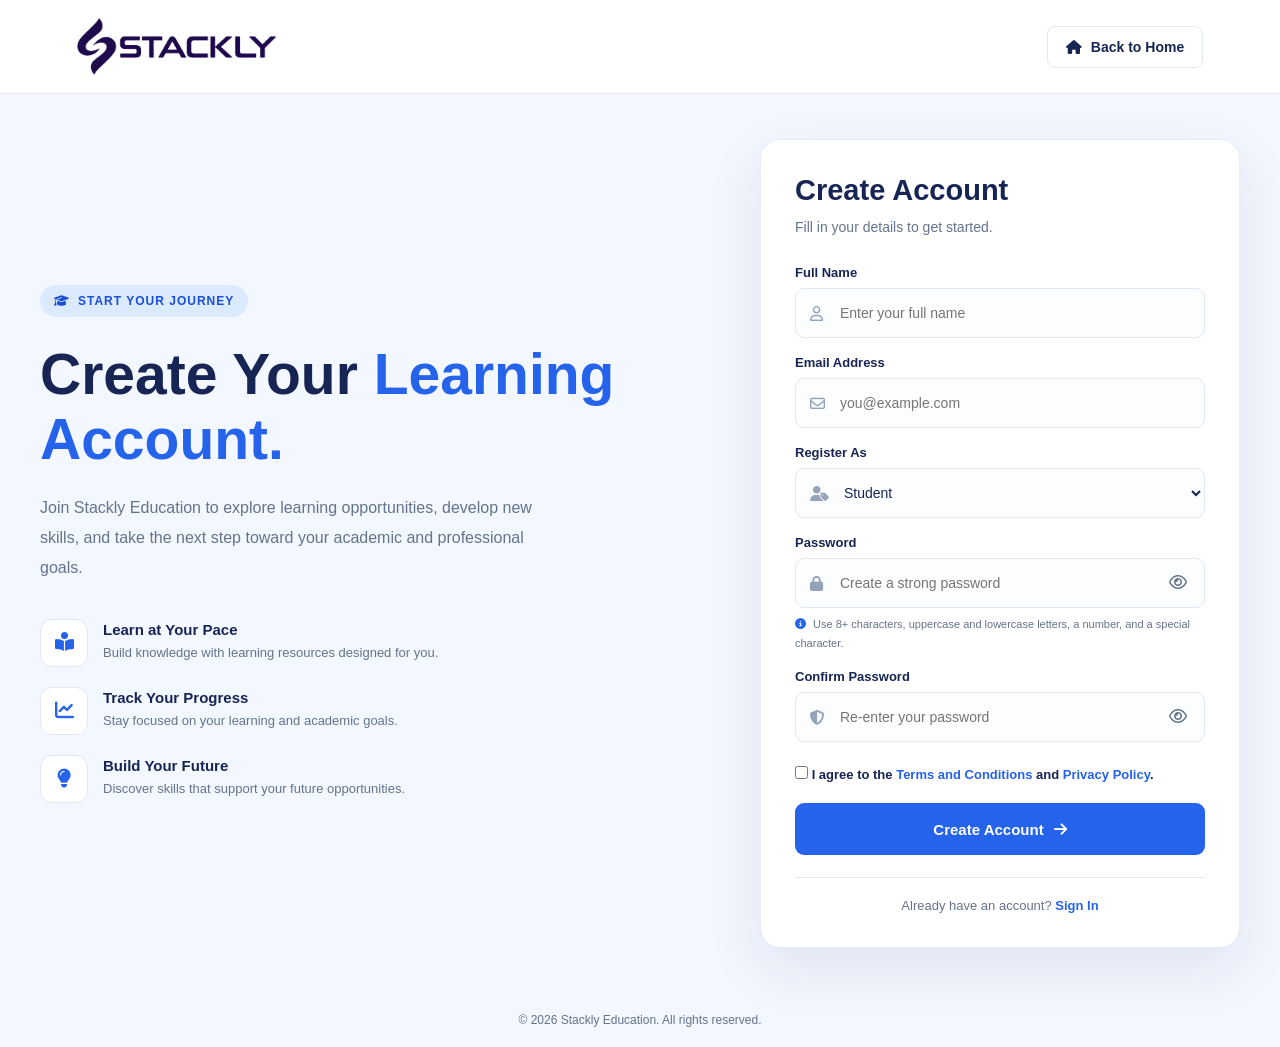
<file: signup.html>
<!DOCTYPE html>
<html lang="en">
<head>
    <meta charset="UTF-8">
    <meta name="viewport" content="width=device-width, initial-scale=1.0">
    <title>Sign Up | Stackly Education</title>

    <link rel="stylesheet" href="https://cdnjs.cloudflare.com/ajax/libs/font-awesome/6.5.2/css/all.min.css">

    <style>
        :root {
            --primary: #2563eb;
            --primary-dark: #1d4ed8;
            --navy: #172554;
            --text: #334155;
            --muted: #64748b;
            --light: #f3f7ff;
            --border: #e2e8f0;
            --white: #ffffff;
            --danger: #dc2626;
            --success: #15803d;
        }

        * {
            margin: 0;
            padding: 0;
            box-sizing: border-box;
        }

        body {
            min-height: 100vh;
            font-family: "Segoe UI", Arial, sans-serif;
            background: var(--light);
            color: var(--text);
        }

        a {
            text-decoration: none;
        }

        button,
        input,
        select {
            font: inherit;
        }

        .signup-page {
            min-height: 100vh;
            display: flex;
            flex-direction: column;
        }

        /* Header */
        .signup-header {
            padding: 18px 6%;
            display: flex;
            align-items: center;
            justify-content: space-between;
            gap: 20px;
            background: var(--white);
            border-bottom: 1px solid var(--border);
        }

        .brand-logo {
            display: inline-flex;
            align-items: center;
        }

        .brand-logo__image {
            display: block;
            width: 200px;
            height: auto;
            object-fit: contain;
        }

        .home-button {
            display: inline-flex;
            align-items: center;
            gap: 9px;
            padding: 12px 18px;
            border: 1px solid var(--border);
            border-radius: 8px;
            color: var(--navy);
            background: var(--white);
            font-size: 14px;
            font-weight: 600;
            transition: 0.3s ease;
        }

        .home-button:hover {
            background: var(--primary);
            border-color: var(--primary);
            color: var(--white);
        }

        /* Main Layout */
        .signup-main {
            width: 100%;
            max-width: 1250px;
            flex: 1;
            margin: auto;
            padding: 45px 25px;
            display: grid;
            grid-template-columns: 1fr 480px;
            align-items: center;
            gap: 65px;
        }

        /* Introduction */
        .signup-intro {
            max-width: 580px;
        }

        .intro-label {
            display: inline-flex;
            align-items: center;
            gap: 8px;
            padding: 9px 14px;
            border-radius: 30px;
            background: #dbeafe;
            color: var(--primary-dark);
            font-size: 12px;
            font-weight: 800;
            letter-spacing: 1px;
            text-transform: uppercase;
        }

        .signup-intro h1 {
            margin: 25px 0 20px;
            color: var(--navy);
            font-size: clamp(38px, 4.5vw, 57px);
            font-weight: 800;
            line-height: 1.15;
        }

        .signup-intro h1 span {
            color: var(--primary);
        }

        .signup-intro > p {
            max-width: 510px;
            color: var(--muted);
            font-size: 16px;
            line-height: 1.9;
        }

        .intro-features {
            display: grid;
            gap: 20px;
            margin-top: 35px;
        }

        .intro-feature {
            display: flex;
            align-items: center;
            gap: 15px;
        }

        .feature-icon {
            flex-shrink: 0;
            width: 48px;
            height: 48px;
            display: flex;
            align-items: center;
            justify-content: center;
            background: var(--white);
            color: var(--primary);
            border: 1px solid var(--border);
            border-radius: 12px;
            font-size: 19px;
        }

        .intro-feature h3 {
            margin-bottom: 5px;
            color: var(--navy);
            font-size: 15px;
        }

        .intro-feature p {
            color: var(--muted);
            font-size: 13px;
            line-height: 1.6;
        }

        /* Signup Card */
        .signup-card {
            width: 100%;
            padding: 34px;
            background: var(--white);
            border: 1px solid #e8edf5;
            border-radius: 20px;
            box-shadow: 0 20px 60px rgba(23, 37, 84, 0.09);
        }

        .signup-card-header {
            margin-bottom: 25px;
        }

        .signup-card-header h2 {
            margin-bottom: 9px;
            color: var(--navy);
            font-size: 29px;
            font-weight: 800;
        }

        .signup-card-header p {
            color: var(--muted);
            font-size: 14px;
            line-height: 1.7;
        }

        .form-group {
            margin-bottom: 17px;
        }

        .form-group label {
            display: block;
            margin-bottom: 8px;
            color: var(--navy);
            font-size: 13px;
            font-weight: 700;
        }

        .input-wrapper {
            position: relative;
        }

        .input-wrapper > i {
            position: absolute;
            top: 50%;
            left: 15px;
            transform: translateY(-50%);
            color: #94a3b8;
            font-size: 15px;
            pointer-events: none;
        }

        .form-control {
            width: 100%;
            height: 50px;
            padding: 0 44px;
            outline: none;
            border: 1px solid var(--border);
            border-radius: 9px;
            background: #fbfdff;
            color: var(--navy);
            font-size: 14px;
            transition: border-color 0.3s, box-shadow 0.3s;
        }

        .form-control:focus {
            border-color: var(--primary);
            box-shadow: 0 0 0 3px rgba(37, 99, 235, 0.1);
            background: var(--white);
        }

        .form-control.invalid {
            border-color: var(--danger);
        }

        .form-control.valid {
            border-color: #16a34a;
        }

        .toggle-password {
            position: absolute;
            top: 50%;
            right: 13px;
            transform: translateY(-50%);
            padding: 5px;
            border: none;
            background: transparent;
            color: var(--muted);
            cursor: pointer;
        }

        .toggle-password:hover {
            color: var(--primary);
        }

        .field-error {
            display: block;
            margin-top: 6px;
            color: var(--danger);
            font-size: 12px;
            line-height: 1.5;
        }

        .field-error:empty {
            display: none;
        }

        .password-hint {
            margin-top: 7px;
            color: var(--muted);
            font-size: 11px;
            line-height: 1.7;
        }

        .password-hint i {
            margin-right: 4px;
            color: var(--primary);
        }

        .terms-option {
            display: flex;
            align-items: flex-start;
            gap: 9px;
            margin: 20px 0;
            color: var(--muted);
            font-size: 12px;
            line-height: 1.7;
        }

        .terms-option input {
            margin-top: 4px;
            accent-color: var(--primary);
        }

        .terms-option a {
            color: var(--primary);
            font-weight: 700;
        }

        .signup-button {
            width: 100%;
            min-height: 52px;
            display: flex;
            align-items: center;
            justify-content: center;
            gap: 10px;
            border: none;
            border-radius: 9px;
            background: var(--primary);
            color: var(--white);
            font-size: 15px;
            font-weight: 700;
            cursor: pointer;
            transition: background 0.3s, transform 0.3s;
        }

        .signup-button:hover {
            background: var(--primary-dark);
            transform: translateY(-2px);
        }

        .signup-status {
            display: none;
            padding: 13px;
            margin-top: 17px;
            border-radius: 8px;
            font-size: 13px;
            line-height: 1.7;
            text-align: center;
        }

        .signup-status.error {
            display: block;
            color: var(--danger);
            background: #fef2f2;
            border: 1px solid #fecaca;
        }

        .signup-status.success {
            display: block;
            color: var(--success);
            background: #f0fdf4;
            border: 1px solid #bbf7d0;
        }

        .login-prompt {
            margin-top: 22px;
            padding-top: 20px;
            border-top: 1px solid var(--border);
            color: var(--muted);
            font-size: 13px;
            text-align: center;
        }

        .login-prompt a {
            color: var(--primary);
            font-weight: 700;
        }

        .login-prompt a:hover {
            text-decoration: underline;
        }

        .signup-footer {
            padding: 20px;
            color: var(--muted);
            font-size: 12px;
            text-align: center;
        }

        @media (max-width: 1000px) {
            .signup-main {
                grid-template-columns: 1fr 440px;
                gap: 35px;
            }

            .signup-intro h1 {
                font-size: 42px;
            }

            .signup-card {
                padding: 28px;
            }
        }

        @media (max-width: 800px) {
            .signup-main {
                max-width: 540px;
                grid-template-columns: 1fr;
                gap: 30px;
                padding: 35px 20px;
            }

            .signup-intro {
                text-align: center;
            }

            .signup-intro > p {
                margin: auto;
            }

            .intro-features {
                display: none;
            }

            .signup-intro h1 {
                margin-top: 18px;
                font-size: 37px;
            }
        }

        @media (max-width: 480px) {
            .signup-header {
                padding: 14px;
            }

            .brand-logo__image {
                width: 155px;
            }

            .home-button {
                padding: 10px;
                font-size: 12px;
            }

            .home-button i {
                display: none;
            }

            .signup-main {
                padding: 28px 15px;
            }

            .signup-intro h1 {
                font-size: 31px;
            }

            .signup-intro > p {
                font-size: 14px;
            }

            .signup-card {
                padding: 23px 18px;
                border-radius: 15px;
            }

            .signup-card-header h2 {
                font-size: 25px;
            }
        }
    </style>
</head>

<body>
<div class="signup-page">

    <!-- Header -->
    <header class="signup-header">
        <a href="index.html" class="brand-logo" aria-label="Stackly Education home">
            <img
                src="assets/images/logo.webp"
                alt="Stackly Education Logo"
                class="brand-logo__image"
            >
        </a>

        <a href="index.html" class="home-button">
            <i class="fa-solid fa-house"></i>
            Back to Home
        </a>
    </header>

    <!-- Main -->
    <main class="signup-main">

        <!-- Introduction -->
        <section class="signup-intro">
            <span class="intro-label">
                <i class="fa-solid fa-graduation-cap"></i>
                Start Your Journey
            </span>

            <h1>
                Create Your
                <span>Learning Account.</span>
            </h1>

            <p>
                Join Stackly Education to explore learning opportunities,
                develop new skills, and take the next step toward your academic
                and professional goals.
            </p>

            <div class="intro-features">
                <div class="intro-feature">
                    <div class="feature-icon">
                        <i class="fa-solid fa-book-open-reader"></i>
                    </div>
                    <div>
                        <h3>Learn at Your Pace</h3>
                        <p>Build knowledge with learning resources designed for you.</p>
                    </div>
                </div>

                <div class="intro-feature">
                    <div class="feature-icon">
                        <i class="fa-solid fa-chart-line"></i>
                    </div>
                    <div>
                        <h3>Track Your Progress</h3>
                        <p>Stay focused on your learning and academic goals.</p>
                    </div>
                </div>

                <div class="intro-feature">
                    <div class="feature-icon">
                        <i class="fa-solid fa-lightbulb"></i>
                    </div>
                    <div>
                        <h3>Build Your Future</h3>
                        <p>Discover skills that support your future opportunities.</p>
                    </div>
                </div>
            </div>
        </section>

        <!-- Signup Form -->
        <section class="signup-card">
            <div class="signup-card-header">
                <h2>Create Account</h2>
                <p>Fill in your details to get started.</p>
            </div>

            <form id="signupForm" novalidate>

                <!-- Full Name -->
                <div class="form-group">
                    <label for="fullName">Full Name</label>
                    <div class="input-wrapper">
                        <i class="fa-regular fa-user"></i>
                        <input
                            type="text"
                            id="fullName"
                            name="fullName"
                            class="form-control"
                            placeholder="Enter your full name"
                            autocomplete="name"
                            maxlength="80"
                            required
                        >
                    </div>
                    <small class="field-error" id="fullNameError"></small>
                </div>

                <!-- Email -->
                <div class="form-group">
                    <label for="email">Email Address</label>
                    <div class="input-wrapper">
                        <i class="fa-regular fa-envelope"></i>
                        <input
                            type="email"
                            id="email"
                            name="email"
                            class="form-control"
                            placeholder="you@example.com"
                            autocomplete="email"
                            maxlength="254"
                            required
                        >
                    </div>
                    <small class="field-error" id="emailError"></small>
                </div>

                <!-- Role -->
                <div class="form-group">
                    <label for="role">Register As</label>
                    <div class="input-wrapper">
                        <i class="fa-solid fa-user-tag"></i>
                        <select id="role" name="role" class="form-control" required>
                            <option value="student" selected>Student</option>
                            <option value="admin">Admin</option>
                        </select>
                    </div>
                    <small class="field-error" id="roleError"></small>
                </div>

                <!-- Password -->
                <div class="form-group">
                    <label for="password">Password</label>
                    <div class="input-wrapper">
                        <i class="fa-solid fa-lock"></i>
                        <input
                            type="password"
                            id="password"
                            name="password"
                            class="form-control"
                            placeholder="Create a strong password"
                            autocomplete="new-password"
                            minlength="8"
                            maxlength="128"
                            required
                        >
                        <button
                            type="button"
                            class="toggle-password"
                            data-target="password"
                            aria-label="Show password"
                        >
                            <i class="fa-regular fa-eye"></i>
                        </button>
                    </div>
                    <small class="field-error" id="passwordError"></small>
                    <p class="password-hint">
                        <i class="fa-solid fa-circle-info"></i>
                        Use 8+ characters, uppercase and lowercase letters,
                        a number, and a special character.
                    </p>
                </div>

                <!-- Confirm Password -->
                <div class="form-group">
                    <label for="confirmPassword">Confirm Password</label>
                    <div class="input-wrapper">
                        <i class="fa-solid fa-shield-halved"></i>
                        <input
                            type="password"
                            id="confirmPassword"
                            name="confirmPassword"
                            class="form-control"
                            placeholder="Re-enter your password"
                            autocomplete="new-password"
                            required
                        >
                        <button
                            type="button"
                            class="toggle-password"
                            data-target="confirmPassword"
                            aria-label="Show confirm password"
                        >
                            <i class="fa-regular fa-eye"></i>
                        </button>
                    </div>
                    <small class="field-error" id="confirmPasswordError"></small>
                </div>

                <!-- Terms -->
                <div class="form-group">
                    <label class="terms-option" for="terms">
                        <input type="checkbox" id="terms" name="terms" required>
                        <span>
                            I agree to the
                            <a href="404.html">Terms and Conditions</a>
                            and
                            <a href="404.html">Privacy Policy</a>.
                        </span>
                    </label>
                    <small class="field-error" id="termsError"></small>
                </div>

                <!-- Submit -->
                <button type="submit" class="signup-button" id="signupButton">
                    <span>Create Account</span>
                    <i class="fa-solid fa-arrow-right"></i>
                </button>

                <!-- Dummy Success / Error Message -->
                <div
                    class="signup-status"
                    id="signupStatus"
                    role="status"
                    aria-live="polite"
                ></div>

                <div class="login-prompt">
                    Already have an account?
                    <a href="login.html">Sign In</a>
                </div>

            </form>
        </section>

    </main>

    <footer class="signup-footer">
        &copy; <span id="currentYear"></span> Stackly Education. All rights reserved.
    </footer>

</div>

<script>
    const signupForm = document.getElementById("signupForm");
    const fullName = document.getElementById("fullName");
    const email = document.getElementById("email");
    const role = document.getElementById("role");
    const password = document.getElementById("password");
    const confirmPassword = document.getElementById("confirmPassword");
    const terms = document.getElementById("terms");
    const signupStatus = document.getElementById("signupStatus");
    const signupButton = document.getElementById("signupButton");

    document.getElementById("currentYear").textContent =
        new Date().getFullYear();

    // Show / hide password fields
    document.querySelectorAll(".toggle-password").forEach(function (button) {
        button.addEventListener("click", function () {
            const target = document.getElementById(this.dataset.target);
            const showPassword = target.type === "password";

            target.type = showPassword ? "text" : "password";

            this.innerHTML = showPassword
                ? '<i class="fa-regular fa-eye-slash"></i>'
                : '<i class="fa-regular fa-eye"></i>';

            this.setAttribute(
                "aria-label",
                showPassword ? "Hide password" : "Show password"
            );
        });
    });

    function setFieldError(input, errorId, message) {
        document.getElementById(errorId).textContent = message;

        input.classList.toggle("invalid", Boolean(message));
        input.classList.toggle(
            "valid",
            !message && (input.type === "checkbox" ? input.checked : input.value.trim() !== "")
        );

        input.setAttribute("aria-invalid", message ? "true" : "false");

        return !message;
    }

    // Full name validation
    function validateFullName() {
        const value = fullName.value.trim();

        if (!value) {
            return setFieldError(
                fullName, "fullNameError", "Full name is required."
            );
        }

        if (value.length < 3 || !/^[\p{L}][\p{L}\s.'-]*$/u.test(value)) {
            return setFieldError(
                fullName,
                "fullNameError",
                "Enter a valid name with at least 3 characters."
            );
        }

        return setFieldError(fullName, "fullNameError", "");
    }

    // Email validation
    function validateEmail() {
        const value = email.value.trim();
        const pattern = /^[^\s@]+@[^\s@]+\.[^\s@]{2,}$/;

        if (!value) {
            return setFieldError(email, "emailError", "Email address is required.");
        }

        if (value.length > 254 || !pattern.test(value)) {
            return setFieldError(
                email, "emailError", "Please enter a valid email address."
            );
        }

        return setFieldError(email, "emailError", "");
    }

    // Role validation
    function validateRole() {
        if (!["student", "admin"].includes(role.value)) {
            return setFieldError(role, "roleError", "Please select a valid role.");
        }

        return setFieldError(role, "roleError", "");
    }

    // Strong password validation
    function isStrongPassword(value) {
        return (
            value.length >= 8 &&
            value.length <= 128 &&
            /[A-Z]/.test(value) &&
            /[a-z]/.test(value) &&
            /[0-9]/.test(value) &&
            /[^A-Za-z0-9]/.test(value) &&
            !/\s/.test(value)
        );
    }

    function validatePassword() {
        const value = password.value;

        if (!value) {
            return setFieldError(
                password, "passwordError", "Password is required."
            );
        }

        if (!isStrongPassword(value)) {
            return setFieldError(
                password,
                "passwordError",
                "Use 8+ characters with uppercase, lowercase, a number, and a special character. Spaces are not allowed."
            );
        }

        return setFieldError(password, "passwordError", "");
    }

    // Confirm password validation
    function validateConfirmPassword() {
        if (!confirmPassword.value) {
            return setFieldError(
                confirmPassword,
                "confirmPasswordError",
                "Please confirm your password."
            );
        }

        if (confirmPassword.value !== password.value) {
            return setFieldError(
                confirmPassword,
                "confirmPasswordError",
                "Passwords do not match."
            );
        }

        return setFieldError(confirmPassword, "confirmPasswordError", "");
    }

    // Terms validation
    function validateTerms() {
        if (!terms.checked) {
            return setFieldError(
                terms, "termsError", "Please accept the Terms and Conditions."
            );
        }

        return setFieldError(terms, "termsError", "");
    }

    // Validate while typing
    fullName.addEventListener("input", validateFullName);
    email.addEventListener("input", validateEmail);
    role.addEventListener("change", validateRole);

    password.addEventListener("input", function () {
        validatePassword();

        if (confirmPassword.value) {
            validateConfirmPassword();
        }
    });

    confirmPassword.addEventListener("input", validateConfirmPassword);
    terms.addEventListener("change", validateTerms);

    // Submit form
    signupForm.addEventListener("submit", function (event) {
        event.preventDefault();

        signupStatus.className = "signup-status";
        signupStatus.textContent = "";

        const valid = [
            validateFullName(),
            validateEmail(),
            validateRole(),
            validatePassword(),
            validateConfirmPassword(),
            validateTerms()
        ].every(Boolean);

        if (!valid) {
            signupStatus.className = "signup-status error";
            signupStatus.textContent =
                "Please correct the highlighted fields and try again.";
            return;
        }

        /*
          FRONTEND DEMO ONLY:
          This displays a dummy success message.
          No account is actually created or stored.
          Real signup requires backend account creation and verification.
        */

        signupButton.disabled = true;
        signupButton.innerHTML =
            '<i class="fa-solid fa-check"></i><span>Account Created Successfully!</span>';

        signupStatus.className = "signup-status success";
        signupStatus.innerHTML =
            '<i class="fa-solid fa-circle-check"></i> ' +
            'Successfully created account! Redirecting to the sign-in page...';

        // Redirect to login.html after showing the success message.
        setTimeout(function () {
            window.location.href = "login.html";
        }, 2500);
    });
</script>
</body>
</html>
</file>
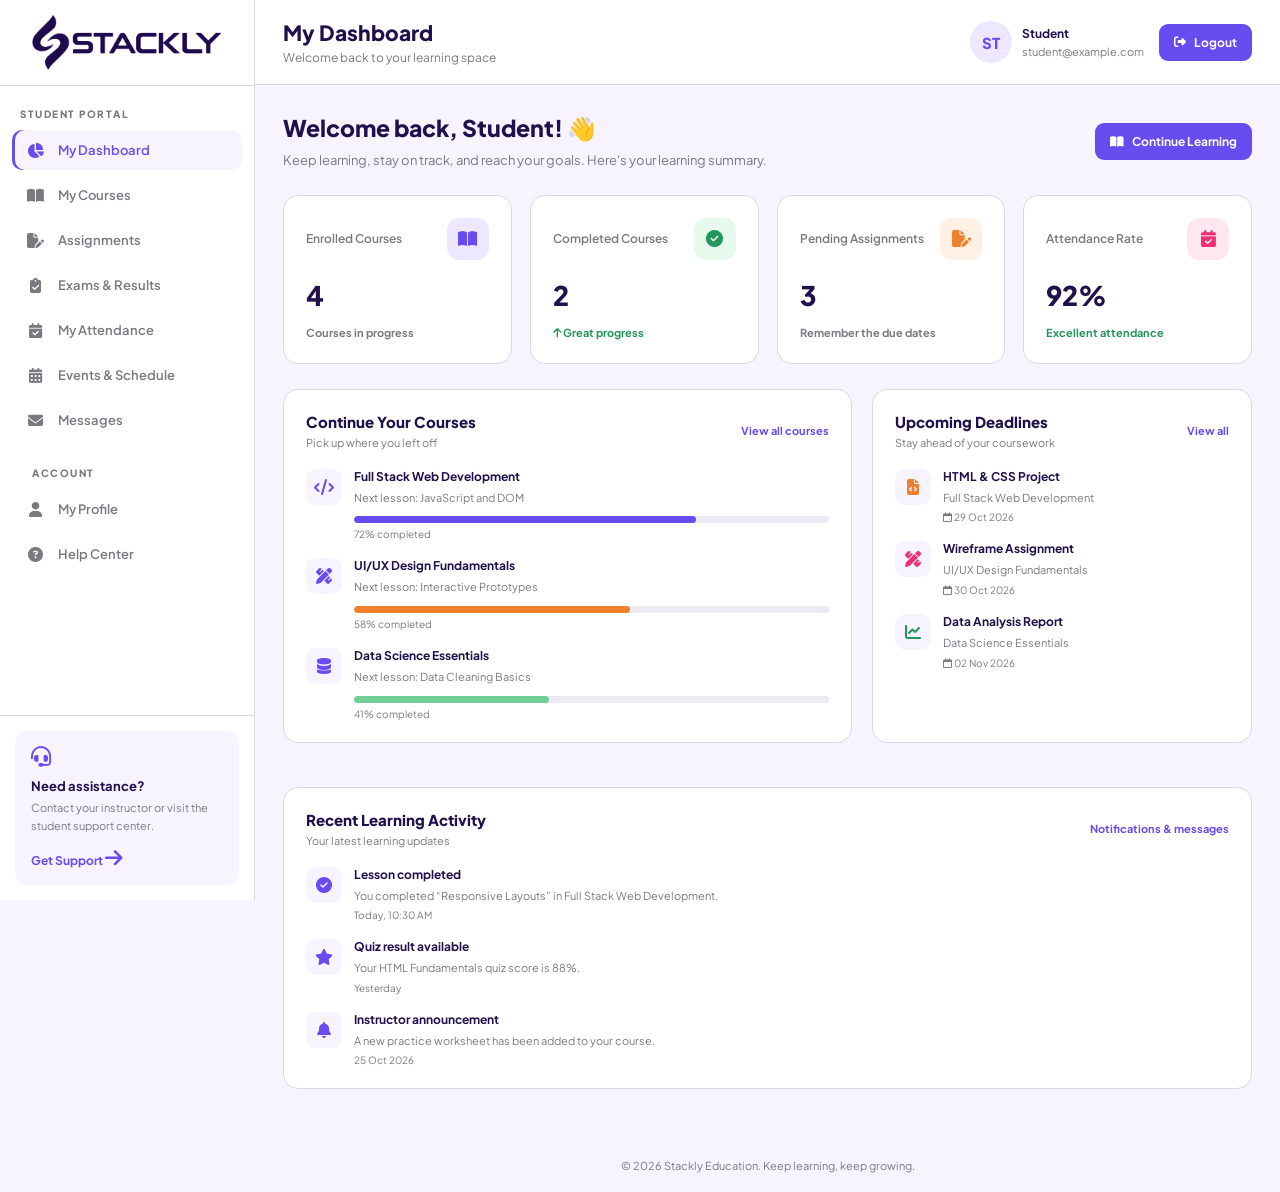
<file: students-dashboard.html>
<!DOCTYPE html>
<html lang="en">
<head>
<meta charset="UTF-8">
<meta name="viewport" content="width=device-width, initial-scale=1.0">
<title>Stackly Education | Student Dashboard</title>
<link href="https://fonts.googleapis.com/css2?family=Plus+Jakarta+Sans:wght@400;500;600;700;800&display=swap" rel="stylesheet">
<link rel="stylesheet" href="https://cdnjs.cloudflare.com/ajax/libs/font-awesome/6.7.2/css/all.min.css">
<style>
:root{--font:"Plus Jakarta Sans",sans-serif;--text:#7B7980;--base:#674CEF;--primary:#EF802E;--secondary:#39D4D6;--pink:#EF2E73;--green:#6FCF97;--purple:#8346FC;--black:#20104B;--white:#FFFFFF;--white2:#EDEAF4;--white3:#F7F3FF;--border:#DBD8E6;--sidebar-width:255px}
*{box-sizing:border-box;margin:0;padding:0}body{font-family:var(--font);background:var(--white3);color:var(--black)}button,input,select,textarea{font:inherit}button,a{-webkit-tap-highlight-color:transparent}a{color:inherit;text-decoration:none}button{cursor:pointer}
.sidebar{position:fixed;top:0;left:0;bottom:0;width:var(--sidebar-width);background:var(--white);border-right:1px solid var(--border);display:flex;flex-direction:column;z-index:1000;transition:transform .3s}
.brand{min-height:85px;display:flex;align-items:center;justify-content:center;padding:15px 20px;border-bottom:1px solid var(--border)}.brand-logo{display:block;width:190px;max-width:100%;height:55px;object-fit:contain}
.sidebar-label{padding:22px 20px 10px;color:var(--text);font-size:10px;font-weight:800;letter-spacing:1.5px;text-transform:uppercase}.sidebar-nav{flex:1;overflow-y:auto;padding:0 12px 15px}.nav-link{width:100%;display:flex;align-items:center;gap:13px;padding:12px 14px;margin-bottom:5px;border:0;border-radius:10px;background:transparent;color:var(--text);text-align:left;font-size:13px;font-weight:600;transition:.2s}.nav-link i{width:19px;text-align:center;font-size:15px}.nav-link:hover,.nav-link.active{background:var(--white3);color:var(--base)}.nav-link.active{box-shadow:inset 3px 0 var(--base)}
.sidebar-bottom{padding:15px;border-top:1px solid var(--border)}.help-card{padding:16px;border-radius:13px;background:var(--white3)}.help-card i{color:var(--base);font-size:20px}.help-card h4{margin:10px 0 5px;font-size:13px}.help-card p{margin-bottom:12px;color:var(--text);font-size:11px;line-height:1.7}.help-card a{color:var(--base);font-size:12px;font-weight:700}
.main{min-height:100vh;margin-left:var(--sidebar-width)}.top-header{min-height:85px;display:flex;align-items:center;justify-content:space-between;gap:20px;padding:15px 28px;background:var(--white);border-bottom:1px solid var(--border);position:sticky;top:0;z-index:100}.header-left,.header-right{display:flex;align-items:center;gap:15px}.header-left h1{font-size:21px;font-weight:800}.header-left p{margin-top:4px;color:var(--text);font-size:12px}.menu-toggle{display:none;width:40px;height:40px;border:1px solid var(--border);border-radius:9px;background:var(--white);color:var(--black);font-size:17px}.profile{display:flex;align-items:center;gap:10px}.avatar{width:42px;height:42px;display:grid;place-items:center;border-radius:50%;background:#EDE8FF;color:var(--base);font-size:15px;font-weight:800}.profile-info strong{display:block;font-size:12px}.profile-info small{display:block;margin-top:4px;color:var(--text);font-size:11px}.logout-btn,.btn{display:inline-flex;align-items:center;justify-content:center;gap:8px;padding:11px 15px;border:0;border-radius:9px;background:var(--base);color:var(--white);font-size:12px;font-weight:700;transition:.2s}.logout-btn:hover,.btn:hover{filter:brightness(.92)}.btn-orange{background:var(--primary)}.btn-outline{background:var(--white);color:var(--black);border:1px solid var(--border)}
.content{padding:28px;max-width:1700px;margin:auto}.page-section{display:none;animation:fadeIn .25s ease}.page-section.active{display:block}@keyframes fadeIn{from{opacity:0;transform:translateY(5px)}to{opacity:1;transform:translateY(0)}}
.welcome-row{display:flex;align-items:center;justify-content:space-between;gap:15px;flex-wrap:wrap;margin-bottom:24px}.welcome-row h2{font-size:23px;font-weight:800}.welcome-row p{margin-top:7px;color:var(--text);font-size:13px;line-height:1.6}
.stats-grid{display:grid;grid-template-columns:repeat(4,minmax(0,1fr));gap:18px;margin-bottom:25px}.stat-card{padding:22px;background:var(--white);border:1px solid var(--border);border-radius:15px}.stat-top{display:flex;align-items:center;justify-content:space-between;gap:10px}.stat-top p{color:var(--text);font-size:12px;font-weight:600}.stat-icon{width:42px;height:42px;display:grid;place-items:center;border-radius:12px;font-size:17px}.stat-icon.purple{color:var(--base);background:#EDE8FF}.stat-icon.orange{color:var(--primary);background:#FFF0E4}.stat-icon.green{color:#24965A;background:#E5F9ED}.stat-icon.pink{color:var(--pink);background:#FFE7F0}.stat-card h3{margin:18px 0 8px;font-size:27px;font-weight:800}.trend{color:#24965A;font-size:11px;font-weight:700}.trend.neutral{color:var(--text)}
.dashboard-grid{display:grid;grid-template-columns:minmax(0,1.5fr) minmax(270px,1fr);gap:20px;margin-bottom:22px}.panel{min-width:0;padding:22px;background:var(--white);border:1px solid var(--border);border-radius:15px;margin-bottom:22px}.panel-header{display:flex;align-items:center;justify-content:space-between;gap:12px;flex-wrap:wrap;margin-bottom:20px}.panel-header h3{font-size:15px;font-weight:800}.panel-header p{margin-top:5px;color:var(--text);font-size:11px}.panel-header a{color:var(--base);font-size:11px;font-weight:700}
.activity-list{display:flex;flex-direction:column;gap:18px}.activity-item{display:flex;align-items:flex-start;gap:12px}.activity-icon{width:36px;height:36px;flex-shrink:0;display:grid;place-items:center;background:var(--white3);color:var(--base);border-radius:10px}.activity-item h4{font-size:12px;margin-bottom:5px}.activity-item p{color:var(--text);font-size:11px;line-height:1.6}.activity-item time{display:block;margin-top:5px;color:var(--text);font-size:10px}
.progress-item{margin-bottom:19px}.progress-item:last-child{margin-bottom:0}.progress-info{display:flex;justify-content:space-between;gap:10px;margin-bottom:9px;font-size:11px;font-weight:700}.progress-info span:last-child{color:var(--text)}.progress-track{height:7px;overflow:hidden;border-radius:10px;background:var(--white2)}.progress-bar{height:100%;border-radius:10px;background:var(--base)}.progress-bar.orange{background:var(--primary)}.progress-bar.green{background:var(--green)}.progress-bar.pink{background:var(--pink)}
.toolbar{display:flex;align-items:center;gap:10px;flex-wrap:wrap;margin-bottom:18px}.toolbar input,.toolbar select,.form-control{min-height:42px;padding:10px 12px;border:1px solid var(--border);border-radius:9px;background:var(--white);color:var(--black);outline:none;font-size:12px}.toolbar input{flex:1;min-width:170px}.toolbar select{min-width:135px}.toolbar input:focus,.toolbar select:focus,.form-control:focus{border-color:var(--base);box-shadow:0 0 0 3px #674cef18}.table-wrap{width:100%;overflow-x:auto}table{width:100%;border-collapse:collapse;white-space:nowrap}th{padding:13px 14px;background:var(--white3);color:var(--text);text-align:left;font-size:10px;font-weight:800;text-transform:uppercase;letter-spacing:.5px}td{padding:15px 14px;border-bottom:1px solid var(--border);color:var(--black);font-size:11px}tbody tr:last-child td{border-bottom:0}tbody tr:hover{background:#FBFAFF}
.person-cell{display:flex;align-items:center;gap:9px}.mini-avatar{width:32px;height:32px;display:grid;place-items:center;flex-shrink:0;border-radius:50%;background:var(--white2);color:var(--base);font-size:11px;font-weight:800}.person-cell strong{display:block;font-size:11px}.person-cell small{display:block;margin-top:4px;color:var(--text);font-size:10px}
.status{display:inline-flex;align-items:center;padding:6px 9px;border-radius:20px;font-size:10px;font-weight:800}.status.active,.status.published,.status.completed,.status.present,.status.paid{color:#23864F;background:#E5F9ED}.status.pending,.status.draft,.status.upcoming,.status.late{color:#B86A19;background:#FFF0DD}.status.inactive,.status.absent,.status.overdue{color:#C92A5B;background:#FFE7F0}
.cards-grid{display:grid;grid-template-columns:repeat(3,minmax(0,1fr));gap:18px}.course-card,.event-card{padding:20px;background:var(--white);border:1px solid var(--border);border-radius:14px}.course-icon{width:45px;height:45px;display:grid;place-items:center;margin-bottom:16px;border-radius:12px;background:var(--white3);color:var(--base);font-size:19px}.course-card h3,.event-card h3{margin-bottom:8px;font-size:14px}.course-card p,.event-card p{margin-bottom:14px;color:var(--text);font-size:11px;line-height:1.7}.course-meta{display:flex;justify-content:space-between;gap:8px;padding-top:13px;border-top:1px solid var(--border);color:var(--text);font-size:10px}.event-date{display:inline-block;margin-bottom:14px;padding:9px 11px;border-radius:9px;background:var(--white3);color:var(--base);font-size:11px;font-weight:800}
.message-item{display:flex;align-items:flex-start;gap:12px;padding:15px 0;border-bottom:1px solid var(--border)}.message-item:last-child{border-bottom:0}.message-content{flex:1;min-width:0}.message-content h4{font-size:12px;margin-bottom:5px}.message-content p{color:var(--text);font-size:11px;line-height:1.7}.message-content small{display:block;margin-top:7px;color:var(--text);font-size:10px}
.settings-grid{display:grid;grid-template-columns:repeat(2,minmax(0,1fr));gap:20px}.settings-form{display:flex;flex-direction:column;gap:15px}.settings-form label{display:block;margin-bottom:7px;font-size:11px;font-weight:700}.settings-form input,.settings-form select,.settings-form textarea{width:100%}.settings-form textarea{min-height:90px;resize:vertical}.settings-note{color:var(--text);font-size:11px;line-height:1.7}.footer{padding:20px 28px;color:var(--text);text-align:center;font-size:11px}.overlay{display:none;position:fixed;inset:0;z-index:900;background:#20104B80}.overlay.show{display:block}.toast{position:fixed;right:25px;bottom:25px;z-index:2000;max-width:calc(100% - 40px);padding:14px 18px;border-radius:10px;background:var(--black);color:var(--white);box-shadow:0 8px 25px #20104B30;font-size:12px;opacity:0;transform:translateY(15px);pointer-events:none;transition:.25s}.toast.show{opacity:1;transform:translateY(0)}
@media(max-width:1200px){.stats-grid{grid-template-columns:repeat(2,minmax(0,1fr))}.cards-grid{grid-template-columns:repeat(2,minmax(0,1fr))}}@media(max-width:900px){.sidebar{transform:translateX(-100%)}.sidebar.open{transform:translateX(0)}.main{margin-left:0}.menu-toggle{display:grid;place-items:center}.dashboard-grid{grid-template-columns:1fr}.content{padding:20px}.top-header{padding:15px 20px}}@media(max-width:600px){.top-header{min-height:72px;padding:12px 14px;gap:8px}.header-left,.header-right{gap:9px}.header-left h1{font-size:16px}.header-left p{font-size:10px}.profile-info{display:none}.avatar{width:36px;height:36px}.logout-btn{padding:10px;font-size:11px}.logout-btn span{display:none}.content{padding:15px}.stats-grid,.cards-grid,.settings-grid{grid-template-columns:1fr;gap:12px}.stat-card,.panel{padding:17px}.welcome-row h2{font-size:20px}.welcome-row p{font-size:11px}.toolbar{align-items:stretch}.toolbar input,.toolbar select{width:100%;min-width:0;flex:1 1 100%}.footer{padding:18px 12px}}
html,body{overflow-x:hidden;width:100%}
</style>
</head>
<body>
<div class="overlay" id="overlay"></div>
<aside class="sidebar" id="sidebar">
<a href="index.html" class="brand" aria-label="Stackly Education Home"><img src="assets/images/logo.webp" alt="Stackly Education Logo" class="brand-logo"></a>
<div class="sidebar-label">Student Portal</div>
<nav class="sidebar-nav" id="sidebarNav">
<button class="nav-link active" data-page="dashboard"><i class="fa-solid fa-chart-pie"></i> My Dashboard</button>
<button class="nav-link" data-page="courses"><i class="fa-solid fa-book-open"></i> My Courses</button>
<button class="nav-link" data-page="assignments"><i class="fa-solid fa-file-pen"></i> Assignments</button>
<button class="nav-link" data-page="exams"><i class="fa-solid fa-clipboard-check"></i> Exams & Results</button>
<button class="nav-link" data-page="attendance"><i class="fa-solid fa-calendar-check"></i> My Attendance</button>
<button class="nav-link" data-page="events"><i class="fa-solid fa-calendar-days"></i> Events & Schedule</button>
<button class="nav-link" data-page="messages"><i class="fa-solid fa-envelope"></i> Messages</button>
<div class="sidebar-label">Account</div>
<button class="nav-link" data-page="profile"><i class="fa-solid fa-user"></i> My Profile</button>
<a class="nav-link" href="404.html"><i class="fa-solid fa-circle-question"></i> Help Center</a>
</nav>
<div class="sidebar-bottom"><div class="help-card"><i class="fa-solid fa-headset"></i><h4>Need assistance?</h4><p>Contact your instructor or visit the student support center.</p><a href="404.html">Get Support <i class="fa-solid fa-arrow-right"></i></a></div></div>
</aside>
<main class="main">
<header class="top-header"><div class="header-left"><button class="menu-toggle" id="menuToggle" aria-label="Toggle sidebar"><i class="fa-solid fa-bars"></i></button><div><h1 id="pageTitle">My Dashboard</h1><p>Welcome back to your learning space</p></div></div><div class="header-right"><div class="profile"><div class="avatar" id="headerAvatar">ST</div><div class="profile-info"><strong id="headerStudentName">Student</strong><small id="headerUserEmail">student@example.com</small></div></div><button type="button" class="logout-btn" id="logoutBtn"><i class="fa-solid fa-right-from-bracket"></i><span>Logout</span></button></div></header>
<div class="content">
<section class="page-section active" id="page-dashboard">
<div class="welcome-row"><div><h2 id="welcomeTitle">Welcome back, Student! 👋</h2><p>Keep learning, stay on track, and reach your goals. Here's your learning summary.</p></div><button class="btn" data-goto="courses"><i class="fa-solid fa-book-open"></i> Continue Learning</button></div>
<div class="stats-grid">
<article class="stat-card"><div class="stat-top"><p>Enrolled Courses</p><span class="stat-icon purple"><i class="fa-solid fa-book-open"></i></span></div><h3>4</h3><span class="trend neutral">Courses in progress</span></article>
<article class="stat-card"><div class="stat-top"><p>Completed Courses</p><span class="stat-icon green"><i class="fa-solid fa-circle-check"></i></span></div><h3>2</h3><span class="trend"><i class="fa-solid fa-arrow-up"></i> Great progress</span></article>
<article class="stat-card"><div class="stat-top"><p>Pending Assignments</p><span class="stat-icon orange"><i class="fa-solid fa-file-pen"></i></span></div><h3>3</h3><span class="trend neutral">Remember the due dates</span></article>
<article class="stat-card"><div class="stat-top"><p>Attendance Rate</p><span class="stat-icon pink"><i class="fa-solid fa-calendar-check"></i></span></div><h3>92%</h3><span class="trend">Excellent attendance</span></article>
</div>
<div class="dashboard-grid">
<div class="panel"><div class="panel-header"><div><h3>Continue Your Courses</h3><p>Pick up where you left off</p></div><a href="#" data-goto="courses">View all courses</a></div>
<div class="activity-list">
<div class="activity-item"><span class="activity-icon"><i class="fa-solid fa-code"></i></span><div style="flex:1"><h4>Full Stack Web Development</h4><p>Next lesson: JavaScript and DOM</p><div class="progress-track" style="margin-top:10px"><div class="progress-bar" style="width:72%"></div></div><time>72% completed</time></div></div>
<div class="activity-item"><span class="activity-icon"><i class="fa-solid fa-pen-ruler"></i></span><div style="flex:1"><h4>UI/UX Design Fundamentals</h4><p>Next lesson: Interactive Prototypes</p><div class="progress-track" style="margin-top:10px"><div class="progress-bar orange" style="width:58%"></div></div><time>58% completed</time></div></div>
<div class="activity-item"><span class="activity-icon"><i class="fa-solid fa-database"></i></span><div style="flex:1"><h4>Data Science Essentials</h4><p>Next lesson: Data Cleaning Basics</p><div class="progress-track" style="margin-top:10px"><div class="progress-bar green" style="width:41%"></div></div><time>41% completed</time></div></div>
</div></div>
<div class="panel"><div class="panel-header"><div><h3>Upcoming Deadlines</h3><p>Stay ahead of your coursework</p></div><a href="#" data-goto="assignments">View all</a></div>
<div class="activity-list">
<div class="activity-item"><span class="activity-icon" style="color:var(--primary)"><i class="fa-solid fa-file-code"></i></span><div><h4>HTML & CSS Project</h4><p>Full Stack Web Development</p><time><i class="fa-regular fa-calendar"></i> 29 Oct 2026</time></div></div>
<div class="activity-item"><span class="activity-icon" style="color:var(--pink)"><i class="fa-solid fa-pen-ruler"></i></span><div><h4>Wireframe Assignment</h4><p>UI/UX Design Fundamentals</p><time><i class="fa-regular fa-calendar"></i> 30 Oct 2026</time></div></div>
<div class="activity-item"><span class="activity-icon" style="color:#24965A"><i class="fa-solid fa-chart-line"></i></span><div><h4>Data Analysis Report</h4><p>Data Science Essentials</p><time><i class="fa-regular fa-calendar"></i> 02 Nov 2026</time></div></div>
</div></div>
</div>
<div class="panel"><div class="panel-header"><div><h3>Recent Learning Activity</h3><p>Your latest learning updates</p></div><a href="#" data-goto="messages">Notifications & messages</a></div><div class="activity-list">
<div class="activity-item"><span class="activity-icon"><i class="fa-solid fa-circle-check"></i></span><div><h4>Lesson completed</h4><p>You completed “Responsive Layouts” in Full Stack Web Development.</p><time>Today, 10:30 AM</time></div></div>
<div class="activity-item"><span class="activity-icon"><i class="fa-solid fa-star"></i></span><div><h4>Quiz result available</h4><p>Your HTML Fundamentals quiz score is 88%.</p><time>Yesterday</time></div></div>
<div class="activity-item"><span class="activity-icon"><i class="fa-solid fa-bell"></i></span><div><h4>Instructor announcement</h4><p>A new practice worksheet has been added to your course.</p><time>25 Oct 2026</time></div></div>
</div></div>
</section>
<section class="page-section" id="page-courses">
<div class="welcome-row"><div><h2>My Courses</h2><p>Explore your enrolled courses and track your progress.</p></div><a href="404.html" class="btn"><i class="fa-solid fa-compass"></i> Explore Courses</a></div>
<div class="toolbar"><input type="search" id="courseSearch" placeholder="Search your courses..."><select id="courseStatusFilter"><option value="">All Courses</option><option value="In Progress">In Progress</option><option value="Completed">Completed</option></select></div>
<div class="cards-grid" id="courseCards">
<article class="course-card" data-status="In Progress"><div class="course-icon"><i class="fa-solid fa-code"></i></div><h3>Full Stack Web Development</h3><p>Build responsive websites and full-stack applications using HTML, CSS, JavaScript, React, Node.js, and databases.</p><div class="progress-info"><span>Course progress</span><span>72%</span></div><div class="progress-track"><div class="progress-bar" style="width:72%"></div></div><div class="course-meta" style="margin-top:14px"><span>18 of 25 lessons</span><span class="status pending">In Progress</span></div><p style="margin-top:14px;margin-bottom:0"><a class="btn" href="404.html">Continue Course</a></p></article>
<article class="course-card" data-status="In Progress"><div class="course-icon"><i class="fa-solid fa-pen-ruler"></i></div><h3>UI/UX Design Fundamentals</h3><p>Learn user research, wireframing, design systems, usability testing, and interactive prototyping.</p><div class="progress-info"><span>Course progress</span><span>58%</span></div><div class="progress-track"><div class="progress-bar orange" style="width:58%"></div></div><div class="course-meta" style="margin-top:14px"><span>14 of 24 lessons</span><span class="status pending">In Progress</span></div><p style="margin-top:14px;margin-bottom:0"><a class="btn" href="404.html">Continue Course</a></p></article>
<article class="course-card" data-status="In Progress"><div class="course-icon"><i class="fa-solid fa-database"></i></div><h3>Data Science Essentials</h3><p>Understand data analysis, statistics, data preparation, and visualization techniques.</p><div class="progress-info"><span>Course progress</span><span>41%</span></div><div class="progress-track"><div class="progress-bar green" style="width:41%"></div></div><div class="course-meta" style="margin-top:14px"><span>9 of 22 lessons</span><span class="status pending">In Progress</span></div><p style="margin-top:14px;margin-bottom:0"><a class="btn" href="404.html">Continue Course</a></p></article>
<article class="course-card" data-status="Completed"><div class="course-icon"><i class="fa-solid fa-bullhorn"></i></div><h3>Digital Marketing</h3><p>Explore SEO, social media strategy, analytics, and digital campaign planning.</p><div class="progress-info"><span>Course progress</span><span>100%</span></div><div class="progress-track"><div class="progress-bar pink" style="width:100%"></div></div><div class="course-meta" style="margin-top:14px"><span>20 of 20 lessons</span><span class="status completed">Completed</span></div><p style="margin-top:14px;margin-bottom:0"><a class="btn btn-outline" href="404.html">View Certificate</a></p></article>
<article class="course-card" data-status="Completed"><div class="course-icon"><i class="fa-solid fa-shield-halved"></i></div><h3>Cybersecurity Basics</h3><p>Learn safe computing practices, security awareness, and core cybersecurity concepts.</p><div class="progress-info"><span>Course progress</span><span>100%</span></div><div class="progress-track"><div class="progress-bar green" style="width:100%"></div></div><div class="course-meta" style="margin-top:14px"><span>16 of 16 lessons</span><span class="status completed">Completed</span></div><p style="margin-top:14px;margin-bottom:0"><a class="btn btn-outline" href="404.html">View Certificate</a></p></article>
</div></section>
<section class="page-section" id="page-assignments">
<div class="welcome-row"><div><h2>My Assignments</h2><p>Review your tasks, due dates, and submission status.</p></div><a href="404.html" class="btn"><i class="fa-solid fa-upload"></i> Submit Assignment</a></div>
<div class="panel"><div class="toolbar"><input type="search" class="table-search" data-table="assignmentsTable" placeholder="Search assignments..."><select class="table-filter" data-table="assignmentsTable" data-column="3"><option value="">All Statuses</option><option>Pending</option><option>Submitted</option><option>Graded</option><option>Overdue</option></select></div><div class="table-wrap"><table id="assignmentsTable"><thead><tr><th>Assignment</th><th>Course</th><th>Due Date</th><th>Status</th><th>Grade</th><th>Action</th></tr></thead><tbody>
<tr><td>HTML & CSS Project</td><td>Web Development</td><td>29 Oct 2026</td><td><span class="status pending">Pending</span></td><td>—</td><td><a class="btn btn-outline" href="404.html">Submit</a></td></tr>
<tr><td>Wireframe Design</td><td>UI/UX Design</td><td>30 Oct 2026</td><td><span class="status active">Submitted</span></td><td>—</td><td><a class="btn btn-outline" href="404.html">View</a></td></tr>
<tr><td>Data Analysis Report</td><td>Data Science</td><td>02 Nov 2026</td><td><span class="status pending">Pending</span></td><td>—</td><td><a class="btn btn-outline" href="404.html">Submit</a></td></tr>
<tr><td>SEO Strategy Worksheet</td><td>Digital Marketing</td><td>22 Oct 2026</td><td><span class="status completed">Graded</span></td><td>88/100</td><td><a class="btn btn-outline" href="404.html">View Feedback</a></td></tr>
<tr><td>Cybersecurity Quiz</td><td>Cybersecurity Basics</td><td>20 Oct 2026</td><td><span class="status overdue">Overdue</span></td><td>—</td><td><a class="btn btn-outline" href="404.html">View</a></td></tr>
</tbody></table></div></div></section>
<section class="page-section" id="page-exams">
<div class="welcome-row"><div><h2>Exams & Results</h2><p>Check upcoming exams and review your scores.</p></div><a href="404.html" class="btn btn-outline"><i class="fa-solid fa-file-arrow-down"></i> Download Results</a></div>
<div class="stats-grid"><article class="stat-card"><div class="stat-top"><p>Exams Completed</p><span class="stat-icon purple"><i class="fa-solid fa-clipboard-check"></i></span></div><h3>8</h3><span class="trend neutral">This term</span></article><article class="stat-card"><div class="stat-top"><p>Average Score</p><span class="stat-icon green"><i class="fa-solid fa-chart-line"></i></span></div><h3>86%</h3><span class="trend">Keep it up!</span></article><article class="stat-card"><div class="stat-top"><p>Upcoming Exams</p><span class="stat-icon orange"><i class="fa-solid fa-calendar-day"></i></span></div><h3>2</h3><span class="trend neutral">Prepare in advance</span></article><article class="stat-card"><div class="stat-top"><p>Certificates Earned</p><span class="stat-icon pink"><i class="fa-solid fa-award"></i></span></div><h3>2</h3><span class="trend neutral">Completed courses</span></article></div>
<div class="panel"><div class="panel-header"><div><h3>Exam Schedule & Results</h3><p>Upcoming assessments and recent scores</p></div></div><div class="table-wrap"><table><thead><tr><th>Exam</th><th>Course</th><th>Date</th><th>Status</th><th>Score</th><th>Details</th></tr></thead><tbody><tr><td>Frontend Development Test</td><td>Web Development</td><td>30 Oct 2026</td><td><span class="status upcoming">Upcoming</span></td><td>—</td><td><a class="btn btn-outline" href="404.html">Prepare</a></td></tr><tr><td>Data Science Assessment</td><td>Data Science</td><td>05 Nov 2026</td><td><span class="status upcoming">Upcoming</span></td><td>—</td><td><a class="btn btn-outline" href="404.html">Prepare</a></td></tr><tr><td>HTML Fundamentals Quiz</td><td>Web Development</td><td>24 Oct 2026</td><td><span class="status completed">Completed</span></td><td>88%</td><td><a class="btn btn-outline" href="404.html">View Result</a></td></tr><tr><td>Design Principles Exam</td><td>UI/UX Design</td><td>20 Oct 2026</td><td><span class="status completed">Completed</span></td><td>91%</td><td><a class="btn btn-outline" href="404.html">View Result</a></td></tr></tbody></table></div></div></section>
<section class="page-section" id="page-attendance">
<div class="welcome-row"><div><h2>My Attendance</h2><p>Track your attendance and class participation.</p></div><a href="404.html" class="btn btn-outline"><i class="fa-solid fa-download"></i> Download Report</a></div>
<div class="stats-grid"><article class="stat-card"><div class="stat-top"><p>Overall Attendance</p><span class="stat-icon green"><i class="fa-solid fa-user-check"></i></span></div><h3>92%</h3><span class="trend">Above required 75%</span></article><article class="stat-card"><div class="stat-top"><p>Classes Attended</p><span class="stat-icon purple"><i class="fa-solid fa-calendar-check"></i></span></div><h3>46</h3><span class="trend neutral">Out of 50 classes</span></article><article class="stat-card"><div class="stat-top"><p>Classes Missed</p><span class="stat-icon pink"><i class="fa-solid fa-calendar-xmark"></i></span></div><h3>4</h3><span class="trend neutral">Keep attendance consistent</span></article><article class="stat-card"><div class="stat-top"><p>Next Class</p><span class="stat-icon orange"><i class="fa-solid fa-clock"></i></span></div><h3 style="font-size:21px">10:00 AM</h3><span class="trend neutral">Tomorrow · Web Development</span></article></div>
<div class="panel"><div class="panel-header"><div><h3>Recent Attendance</h3><p>Your latest class attendance records</p></div></div><div class="table-wrap"><table><thead><tr><th>Date</th><th>Course</th><th>Class Time</th><th>Status</th></tr></thead><tbody><tr><td>27 Oct 2026</td><td>Full Stack Web Development</td><td>10:00 AM</td><td><span class="status present">Present</span></td></tr><tr><td>26 Oct 2026</td><td>UI/UX Design Fundamentals</td><td>11:30 AM</td><td><span class="status present">Present</span></td></tr><tr><td>24 Oct 2026</td><td>Data Science Essentials</td><td>02:00 PM</td><td><span class="status absent">Absent</span></td></tr><tr><td>23 Oct 2026</td><td>Full Stack Web Development</td><td>10:00 AM</td><td><span class="status present">Present</span></td></tr></tbody></table></div></div></section>
<section class="page-section" id="page-events"><div class="welcome-row"><div><h2>Events & Schedule</h2><p>Stay updated with workshops, seminars, and student activities.</p></div><a href="404.html" class="btn btn-outline"><i class="fa-solid fa-calendar"></i> View Calendar</a></div><div class="toolbar"><input type="search" id="eventSearch" placeholder="Search events..."></div><div class="cards-grid" id="eventCards">
<article class="event-card"><span class="event-date"><i class="fa-regular fa-calendar"></i> 29 OCT 2026</span><h3>Web Development Workshop</h3><p>Hands-on practice with modern frontend techniques and responsive layouts.</p><p><i class="fa-regular fa-clock"></i> 10:00 AM &nbsp; <i class="fa-solid fa-location-dot"></i> Main Hall</p><a href="404.html" class="btn btn-outline">View Details</a></article>
<article class="event-card"><span class="event-date"><i class="fa-regular fa-calendar"></i> 02 NOV 2026</span><h3>Design Thinking Seminar</h3><p>Explore user-centred design, ideation, and creative problem-solving.</p><p><i class="fa-regular fa-clock"></i> 11:30 AM &nbsp; <i class="fa-solid fa-location-dot"></i> Seminar Room</p><a href="404.html" class="btn btn-outline">View Details</a></article>
<article class="event-card"><span class="event-date"><i class="fa-regular fa-calendar"></i> 06 NOV 2026</span><h3>Career Guidance Session</h3><p>Learn about career paths, interview preparation, and professional skills.</p><p><i class="fa-regular fa-clock"></i> 02:00 PM &nbsp; <i class="fa-solid fa-location-dot"></i> Auditorium</p><a href="404.html" class="btn btn-outline">View Details</a></article>
</div></section>
<section class="page-section" id="page-messages"><div class="welcome-row"><div><h2>Messages & Announcements</h2><p>Important updates from your instructors and the education team.</p></div><a href="404.html" class="btn"><i class="fa-solid fa-paper-plane"></i> Contact Instructor</a></div><div class="panel"><div class="toolbar"><input type="search" id="messageSearch" placeholder="Search messages..."></div><div id="messageList">
<div class="message-item"><span class="activity-icon"><i class="fa-solid fa-bullhorn"></i></span><div class="message-content"><h4>Web Development — New practice task</h4><p>A new practice task on responsive navigation has been added. Please complete it before the next class.</p><small>Instructor Sarah Raj · Today, 9:15 AM</small></div><span class="status upcoming">New</span></div>
<div class="message-item"><span class="activity-icon"><i class="fa-solid fa-star"></i></span><div class="message-content"><h4>Your quiz result is available</h4><p>Your HTML Fundamentals quiz has been graded. You scored 88%. Review the feedback to prepare for the upcoming assessment.</p><small>Course notifications · Yesterday</small></div><span class="status completed">Read</span></div>
<div class="message-item"><span class="activity-icon"><i class="fa-solid fa-calendar-days"></i></span><div class="message-content"><h4>Workshop reminder</h4><p>Reminder: the Web Development Workshop is scheduled for 29 October at 10:00 AM in the Main Hall.</p><small>Student Affairs · 25 Oct 2026</small></div><span class="status completed">Read</span></div>
</div></div></section>
<section class="page-section" id="page-profile"><div class="welcome-row"><div><h2>My Profile</h2><p>View and update your student account information.</p></div></div><div class="settings-grid"><div class="panel"><div class="panel-header"><div><h3>Personal Information</h3><p>Keep your profile details up to date.</p></div></div><form class="settings-form" id="profileForm"><div><label for="studentName">Full Name</label><input class="form-control" id="studentName" name="studentName" value="Student" required></div><div><label for="studentEmail">Email Address</label><input class="form-control" id="studentEmail" type="email" name="studentEmail" value="student@example.com" required></div><div><label for="studentPhone">Phone Number</label><input class="form-control" id="studentPhone" value="" placeholder="Enter phone number"></div><div><label for="studentCourse">Primary Course</label><select class="form-control" id="studentCourse"><option>Full Stack Web Development</option><option>UI/UX Design Fundamentals</option><option>Data Science Essentials</option><option>Digital Marketing</option></select></div><button class="btn" type="submit"><i class="fa-solid fa-floppy-disk"></i> Save Profile</button></form></div><div class="panel"><div class="panel-header"><div><h3>Learning Goals</h3><p>Your current learning targets.</p></div></div><div class="activity-list"><div class="activity-item"><span class="activity-icon"><i class="fa-solid fa-bullseye"></i></span><div><h4>Complete enrolled courses</h4><p>Finish your in-progress courses and review all lessons.</p></div></div><div class="activity-item"><span class="activity-icon"><i class="fa-solid fa-calendar-check"></i></span><div><h4>Maintain 90% attendance</h4><p>Your current attendance is 92%. Keep attending your classes.</p></div></div><div class="activity-item"><span class="activity-icon"><i class="fa-solid fa-award"></i></span><div><h4>Earn course certificates</h4><p>Complete the remaining courses to unlock more certificates.</p></div></div></div><p class="settings-note" style="margin-top:20px">This student dashboard uses sample demonstration data. Profile updates are stored only for the current browser session.</p></div></div></section>
</div><footer class="footer">© 2026 Stackly Education. Keep learning, keep growing.</footer>
</main><div class="toast" id="toast"></div>
<script>
document.addEventListener("DOMContentLoaded",function(){
 const sidebar=document.getElementById("sidebar"),overlay=document.getElementById("overlay"),menuToggle=document.getElementById("menuToggle"),navLinks=document.querySelectorAll(".nav-link[data-page]"),sections=document.querySelectorAll(".page-section"),pageTitle=document.getElementById("pageTitle"),toast=document.getElementById("toast");
 const titles={dashboard:"My Dashboard",courses:"My Courses",assignments:"My Assignments",exams:"Exams & Results",attendance:"My Attendance",events:"Events & Schedule",messages:"Messages & Announcements",profile:"My Profile"};
 function showToast(message){toast.textContent=message;toast.classList.add("show");clearTimeout(showToast.timer);showToast.timer=setTimeout(()=>toast.classList.remove("show"),2600)}
 function closeMenu(){sidebar.classList.remove("open");overlay.classList.remove("show")}
 function navigate(page){sections.forEach(s=>s.classList.toggle("active",s.id==="page-"+page));navLinks.forEach(link=>link.classList.toggle("active",link.dataset.page===page));pageTitle.textContent=titles[page]||"Student Dashboard";closeMenu();window.scrollTo({top:0,behavior:"smooth"})}
 navLinks.forEach(link=>link.addEventListener("click",()=>navigate(link.dataset.page)));
 document.querySelectorAll("[data-goto]").forEach(el=>el.addEventListener("click",function(e){e.preventDefault();navigate(this.dataset.goto)}));
 menuToggle.addEventListener("click",()=>{sidebar.classList.toggle("open");overlay.classList.toggle("show")});overlay.addEventListener("click",closeMenu);
 const loginData=JSON.parse(sessionStorage.getItem("stacklyLogin")||"null");
 if(loginData&&loginData.email){document.getElementById("headerUserEmail").textContent=loginData.email;document.getElementById("studentEmail").value=loginData.email;const rawName=loginData.name||loginData.fullName||"Student";setStudentName(rawName)}
 function setStudentName(name){name=(name||"Student").trim();document.getElementById("headerStudentName").textContent=name;document.getElementById("welcomeTitle").textContent="Welcome back, "+name+"! 👋";document.getElementById("studentName").value=name;document.getElementById("headerAvatar").textContent=name.split(/\s+/).map(part=>part[0]).join("").slice(0,2).toUpperCase()||"ST"}
 function logout(){sessionStorage.removeItem("stacklyLogin");window.location.href="login.html"}document.getElementById("logoutBtn").addEventListener("click",logout);
 document.querySelectorAll(".table-search").forEach(input=>input.addEventListener("input",function(){const table=document.getElementById(this.dataset.table),q=this.value.toLowerCase().trim();table.querySelectorAll("tbody tr").forEach(row=>row.style.display=row.textContent.toLowerCase().includes(q)?"":"none")}));
 document.querySelectorAll(".table-filter").forEach(select=>select.addEventListener("change",function(){const table=document.getElementById(this.dataset.table),column=Number(this.dataset.column),value=this.value.toLowerCase();table.querySelectorAll("tbody tr").forEach(row=>{const cell=row.cells[column];row.style.display=(!value||(cell&&cell.textContent.toLowerCase().includes(value)))?"":"none"})}));
 function filterCourses(){const q=document.getElementById("courseSearch").value.toLowerCase().trim(),status=document.getElementById("courseStatusFilter").value;document.querySelectorAll("#courseCards .course-card").forEach(card=>card.style.display=card.textContent.toLowerCase().includes(q)&&(!status||card.dataset.status===status)?"":"none")}
 document.getElementById("courseSearch").addEventListener("input",filterCourses);document.getElementById("courseStatusFilter").addEventListener("change",filterCourses);
 document.getElementById("eventSearch").addEventListener("input",function(){const q=this.value.toLowerCase().trim();document.querySelectorAll("#eventCards .event-card").forEach(card=>card.style.display=card.textContent.toLowerCase().includes(q)?"":"none")});
 document.getElementById("messageSearch").addEventListener("input",function(){const q=this.value.toLowerCase().trim();document.querySelectorAll("#messageList .message-item").forEach(item=>item.style.display=item.textContent.toLowerCase().includes(q)?"":"none")});
 document.getElementById("profileForm").addEventListener("submit",function(e){e.preventDefault();const name=document.getElementById("studentName").value.trim(),email=document.getElementById("studentEmail").value.trim();if(!name||!email){showToast("Please enter your name and email.");return}setStudentName(name);document.getElementById("headerUserEmail").textContent=email;if(loginData){loginData.email=email;loginData.name=name;sessionStorage.setItem("stacklyLogin",JSON.stringify(loginData))}showToast("Profile updated for this demo session.")});
});
</script>
</body></html>
</file>
<file: assets/vendors/jarallax/jarallax.css>
.jarallax {
    position: relative;
    z-index: 0;
}
.jarallax > .jarallax-img {
    position: absolute;
    object-fit: cover;
    /* support for plugin https://github.com/bfred-it/object-fit-images */
    font-family: 'object-fit: cover;';
    top: 0;
    left: 0;
    width: 100%;
    height: 100%;
    z-index: -1;
}
</file>
<file: assets/vendors/nouislider/nouislider.pips.css>
/* Base;
 *
 */
.noUi-pips,
.noUi-pips * {
-moz-box-sizing: border-box;
	box-sizing: border-box;
}
.noUi-pips {
	position: absolute;
	font: 400 12px Arial;
	color: #999;
}

/* Values;
 *
 */
.noUi-value {
	width: 40px;
	position: absolute;
	text-align: center;
}
.noUi-value-sub {
	color: #ccc;
	font-size: 10px;
}

/* Markings;
 *
 */
.noUi-marker {
	position: absolute;
	background: #CCC;
}
.noUi-marker-sub {
	background: #AAA;
}
.noUi-marker-large {
	background: #AAA;
}

/* Horizontal layout;
 *
 */
.noUi-pips-horizontal {
	padding: 10px 0;
	height: 50px;
	top: 100%;
	left: 0;
	width: 100%;
}
.noUi-value-horizontal {
	margin-left: -20px;
	padding-top: 20px;
}
.noUi-value-horizontal.noUi-value-sub {
	padding-top: 15px;
}

.noUi-marker-horizontal.noUi-marker {
	margin-left: -1px;
	width: 2px;
	height: 5px;
}
.noUi-marker-horizontal.noUi-marker-sub {
	height: 10px;
}
.noUi-marker-horizontal.noUi-marker-large {
	height: 15px;
}

/* Vertical layout;
 *
 */
.noUi-pips-vertical {
	padding: 0 10px;
	height: 100%;
	top: 0;
	left: 100%;
}
.noUi-value-vertical {
	width: 15px;
	margin-left: 20px;
	margin-top: -5px;
}

.noUi-marker-vertical.noUi-marker {
	width: 5px;
	height: 2px;
	margin-top: -1px;
}
.noUi-marker-vertical.noUi-marker-sub {
	width: 10px;
}
.noUi-marker-vertical.noUi-marker-large {
	width: 15px;
}
</file>
<file: assets/vendors/tiny-slider/tiny-slider.css>
.tns-outer{padding:0 !important}.tns-outer [hidden]{display:none !important}.tns-outer [aria-controls],.tns-outer [data-action]{cursor:pointer}.tns-slider{-webkit-transition:all 0s;-moz-transition:all 0s;transition:all 0s}.tns-slider>.tns-item{-webkit-box-sizing:border-box;-moz-box-sizing:border-box;box-sizing:border-box}.tns-horizontal.tns-subpixel{white-space:nowrap}.tns-horizontal.tns-subpixel>.tns-item{display:inline-block;vertical-align:top;white-space:normal}.tns-horizontal.tns-no-subpixel:after{content:'';display:table;clear:both}.tns-horizontal.tns-no-subpixel>.tns-item{float:left}.tns-horizontal.tns-carousel.tns-no-subpixel>.tns-item{margin-right:-100%}.tns-no-calc{position:relative;left:0}.tns-gallery{position:relative;left:0;min-height:1px}.tns-gallery>.tns-item{position:absolute;left:-100%;-webkit-transition:transform 0s, opacity 0s;-moz-transition:transform 0s, opacity 0s;transition:transform 0s, opacity 0s}.tns-gallery>.tns-slide-active{position:relative;left:auto !important}.tns-gallery>.tns-moving{-webkit-transition:all 0.25s;-moz-transition:all 0.25s;transition:all 0.25s}.tns-autowidth{display:inline-block}.tns-lazy-img{-webkit-transition:opacity 0.6s;-moz-transition:opacity 0.6s;transition:opacity 0.6s;opacity:0.6}.tns-lazy-img.tns-complete{opacity:1}.tns-ah{-webkit-transition:height 0s;-moz-transition:height 0s;transition:height 0s}.tns-ovh{overflow:hidden}.tns-visually-hidden{position:absolute;left:-10000em}.tns-transparent{opacity:0;visibility:hidden}.tns-fadeIn{opacity:1;filter:alpha(opacity=100);z-index:0}.tns-normal,.tns-fadeOut{opacity:0;filter:alpha(opacity=0);z-index:-1}.tns-vpfix{white-space:nowrap}.tns-vpfix>div,.tns-vpfix>li{display:inline-block}.tns-t-subp2{margin:0 auto;width:310px;position:relative;height:10px;overflow:hidden}.tns-t-ct{width:2333.3333333%;width:-webkit-calc(100% * 70 / 3);width:-moz-calc(100% * 70 / 3);width:calc(100% * 70 / 3);position:absolute;right:0}.tns-t-ct:after{content:'';display:table;clear:both}.tns-t-ct>div{width:1.4285714%;width:-webkit-calc(100% / 70);width:-moz-calc(100% / 70);width:calc(100% / 70);height:10px;float:left}

/*# sourceMappingURL=sourcemaps/tiny-slider.css.map */
</file>
<file: assets/vendors/stackly-icons/style.css>
@font-face {
  font-family: 'icomoon';
  src:  url('fonts/icomoon.eot?wyt438');
  src:  url('fonts/icomoon.eot?wyt438#iefix') format('embedded-opentype'),
    url('fonts/icomoon.ttf?wyt438') format('truetype'),
    url('fonts/icomoon.woff?wyt438') format('woff'),
    url('fonts/icomoon.svg?wyt438#icomoon') format('svg');
  font-weight: normal;
  font-style: normal;
  font-display: block;
}

[class^="icon-"], [class*=" icon-"] {
  /* use !important to prevent issues with browser extensions that change fonts */
  font-family: 'icomoon' !important;
  speak: never;
  font-style: normal;
  font-weight: normal;
  font-variant: normal;
  text-transform: none;
  line-height: 1;

  /* Better Font Rendering =========== */
  -webkit-font-smoothing: antialiased;
  -moz-osx-font-smoothing: grayscale;
}

.icon-double-arrow-2:before {
  content: "\e942";
}
.icon-quote-2:before {
  content: "\e941";
}
.icon-quote:before {
  content: "\e940";
}
.icon-instructors:before {
  content: "\e93c";
}
.icon-students:before {
  content: "\e93d";
}
.icon-batch-assign:before {
  content: "\e93e";
}
.icon-connectibity:before {
  content: "\e93f";
}
.icon-globe:before {
  content: "\e938";
}
.icon-medal:before {
  content: "\e939";
}
.icon-graduation:before {
  content: "\e93a";
}
.icon-ranking:before {
  content: "\e93b";
}
.icon-chevron-up:before {
  content: "\e936";
}
.icon-chevron-down:before {
  content: "\e937";
}
.icon-multiple-users:before {
  content: "\e933";
}
.icon-play:before {
  content: "\e934";
}
.icon-video:before {
  content: "\e935";
}
.icon-address:before {
  content: "\e930";
}
.icon-location-2:before {
  content: "\e931";
}
.icon-date:before {
  content: "\e932";
}
.icon-share:before {
  content: "\e92e";
}
.icon-arrow-right-2:before {
  content: "\e92b";
}
.icon-double-arrow:before {
  content: "\e929";
}
.icon-arrow-right:before {
  content: "\e928";
}
.icon-comments:before {
  content: "\e927";
}
.icon-right-arrow:before {
  content: "\e925";
}
.icon-left-arrow:before {
  content: "\e926";
}
.icon-close:before {
  content: "\e924";
}
.icon-search:before {
  content: "\e922";
}
.icon-cart:before {
  content: "\e923";
}
.icon-art-studies:before {
  content: "\e900";
}
.icon-briefcase:before {
  content: "\e901";
}
.icon-check:before {
  content: "\e903";
}
.icon-clapperboard:before {
  content: "\e904";
}
.icon-clock:before {
  content: "\e905";
}
.icon-clock-1:before {
  content: "\e906";
}
.icon-coding:before {
  content: "\e907";
}
.icon-coding-1:before {
  content: "\e908";
}
.icon-community:before {
  content: "\e909";
}
.icon-copy-writing:before {
  content: "\e90a";
}
.icon-down-chevron:before {
  content: "\e90b";
}
.icon-email:before {
  content: "\e90c";
}
.icon-facebook:before {
  content: "\e90d";
}
.icon-files:before {
  content: "\e90e";
}
.icon-healthcare:before {
  content: "\e90f";
}
.icon-home:before {
  content: "\e910";
}
.icon-linkedin:before {
  content: "\e911";
}
.icon-list:before {
  content: "\e912";
}
.icon-live-streaming:before {
  content: "\e913";
}
.icon-location:before {
  content: "\e914";
}
.icon-megaphone:before {
  content: "\e915";
}
.icon-multiple-users-silhouette:before {
  content: "\e916";
}
.icon-open-book:before {
  content: "\e917";
}
.icon-right-arrow2:before {
  content: "\e918";
}
.icon-right-up:before {
  content: "\e919";
}
.icon-self-confidence:before {
  content: "\e91a";
}
.icon-setting:before {
  content: "\e91b";
}
.icon-speaker-filled-audio-tool:before {
  content: "\e91c";
}
.icon-star:before {
  content: "\e91d";
}
.icon-telephone:before {
  content: "\e91e";
}
.icon-twitter:before {
  content: "\e91f";
}
.icon-user:before {
  content: "\e920";
}
.icon-video-camera:before {
  content: "\e921";
}
.icon-youtube:before {
  content: "\e92a";
}
.icon-speech-bubble:before {
  content: "\e902";
}
.icon-paper-plane:before {
  content: "\e92c";
}
.icon-arrow-left:before {
  content: "\e92d";
}
.icon-check-2:before {
  content: "\e92f";
}
</file>
<file: assets/vendors/nouislider/nouislider.min.css>
/*! nouislider - 14.1.1 - 12/15/2019 */
.noUi-target,.noUi-target *{-webkit-touch-callout:none;-webkit-tap-highlight-color:transparent;-webkit-user-select:none;-ms-touch-action:none;touch-action:none;-ms-user-select:none;-moz-user-select:none;user-select:none;-moz-box-sizing:border-box;box-sizing:border-box}.noUi-target{position:relative}.noUi-base,.noUi-connects{width:100%;height:100%;position:relative;z-index:1}.noUi-connects{overflow:hidden;z-index:0}.noUi-connect,.noUi-origin{will-change:transform;position:absolute;z-index:1;top:0;right:0;-ms-transform-origin:0 0;-webkit-transform-origin:0 0;-webkit-transform-style:preserve-3d;transform-origin:0 0;transform-style:flat}.noUi-connect{height:100%;width:100%}.noUi-origin{height:10%;width:10%}.noUi-txt-dir-rtl.noUi-horizontal .noUi-origin{left:0;right:auto}.noUi-vertical .noUi-origin{width:0}.noUi-horizontal .noUi-origin{height:0}.noUi-handle{-webkit-backface-visibility:hidden;backface-visibility:hidden;position:absolute}.noUi-touch-area{height:100%;width:100%}.noUi-state-tap .noUi-connect,.noUi-state-tap .noUi-origin{-webkit-transition:transform .3s;transition:transform .3s}.noUi-state-drag *{cursor:inherit!important}.noUi-horizontal{height:18px}.noUi-horizontal .noUi-handle{width:34px;height:28px;right:-17px;top:-6px}.noUi-vertical{width:18px}.noUi-vertical .noUi-handle{width:28px;height:34px;right:-6px;top:-17px}.noUi-txt-dir-rtl.noUi-horizontal .noUi-handle{left:-17px;right:auto}.noUi-target{background:#FAFAFA;border-radius:4px;border:1px solid #D3D3D3;box-shadow:inset 0 1px 1px #F0F0F0,0 3px 6px -5px #BBB}.noUi-connects{border-radius:3px}.noUi-connect{background:#3FB8AF}.noUi-draggable{cursor:ew-resize}.noUi-vertical .noUi-draggable{cursor:ns-resize}.noUi-handle{border:1px solid #D9D9D9;border-radius:3px;background:#FFF;cursor:default;box-shadow:inset 0 0 1px #FFF,inset 0 1px 7px #EBEBEB,0 3px 6px -3px #BBB}.noUi-active{box-shadow:inset 0 0 1px #FFF,inset 0 1px 7px #DDD,0 3px 6px -3px #BBB}.noUi-handle:after,.noUi-handle:before{content:"";display:block;position:absolute;height:14px;width:1px;background:#E8E7E6;left:14px;top:6px}.noUi-handle:after{left:17px}.noUi-vertical .noUi-handle:after,.noUi-vertical .noUi-handle:before{width:14px;height:1px;left:6px;top:14px}.noUi-vertical .noUi-handle:after{top:17px}[disabled] .noUi-connect{background:#B8B8B8}[disabled] .noUi-handle,[disabled].noUi-handle,[disabled].noUi-target{cursor:not-allowed}.noUi-pips,.noUi-pips *{-moz-box-sizing:border-box;box-sizing:border-box}.noUi-pips{position:absolute;color:#999}.noUi-value{position:absolute;white-space:nowrap;text-align:center}.noUi-value-sub{color:#ccc;font-size:10px}.noUi-marker{position:absolute;background:#CCC}.noUi-marker-sub{background:#AAA}.noUi-marker-large{background:#AAA}.noUi-pips-horizontal{padding:10px 0;height:80px;top:100%;left:0;width:100%}.noUi-value-horizontal{-webkit-transform:translate(-50%,50%);transform:translate(-50%,50%)}.noUi-rtl .noUi-value-horizontal{-webkit-transform:translate(50%,50%);transform:translate(50%,50%)}.noUi-marker-horizontal.noUi-marker{margin-left:-1px;width:2px;height:5px}.noUi-marker-horizontal.noUi-marker-sub{height:10px}.noUi-marker-horizontal.noUi-marker-large{height:15px}.noUi-pips-vertical{padding:0 10px;height:100%;top:0;left:100%}.noUi-value-vertical{-webkit-transform:translate(0,-50%);transform:translate(0,-50%);padding-left:25px}.noUi-rtl .noUi-value-vertical{-webkit-transform:translate(0,50%);transform:translate(0,50%)}.noUi-marker-vertical.noUi-marker{width:5px;height:2px;margin-top:-1px}.noUi-marker-vertical.noUi-marker-sub{width:10px}.noUi-marker-vertical.noUi-marker-large{width:15px}.noUi-tooltip{display:block;position:absolute;border:1px solid #D9D9D9;border-radius:3px;background:#fff;color:#000;padding:5px;text-align:center;white-space:nowrap}.noUi-horizontal .noUi-tooltip{-webkit-transform:translate(-50%,0);transform:translate(-50%,0);left:50%;bottom:120%}.noUi-vertical .noUi-tooltip{-webkit-transform:translate(0,-50%);transform:translate(0,-50%);top:50%;right:120%}
</file>
